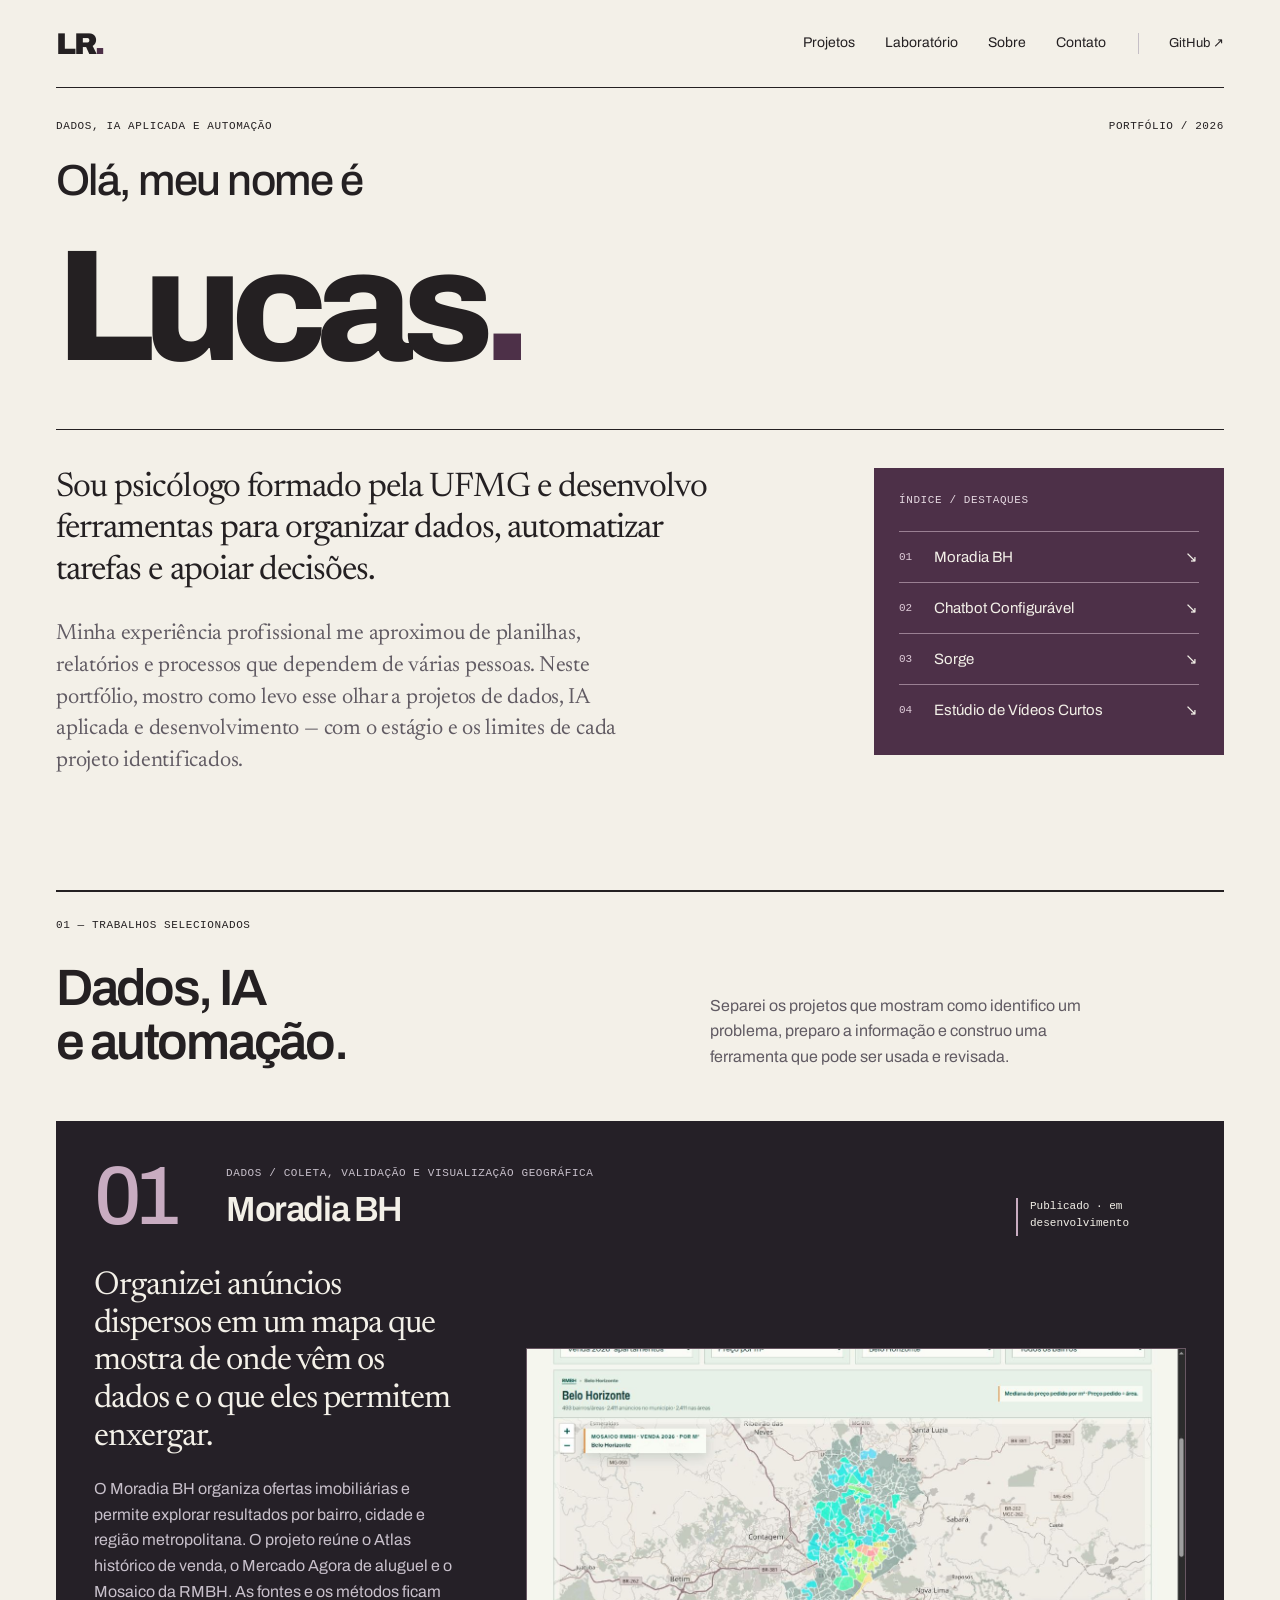
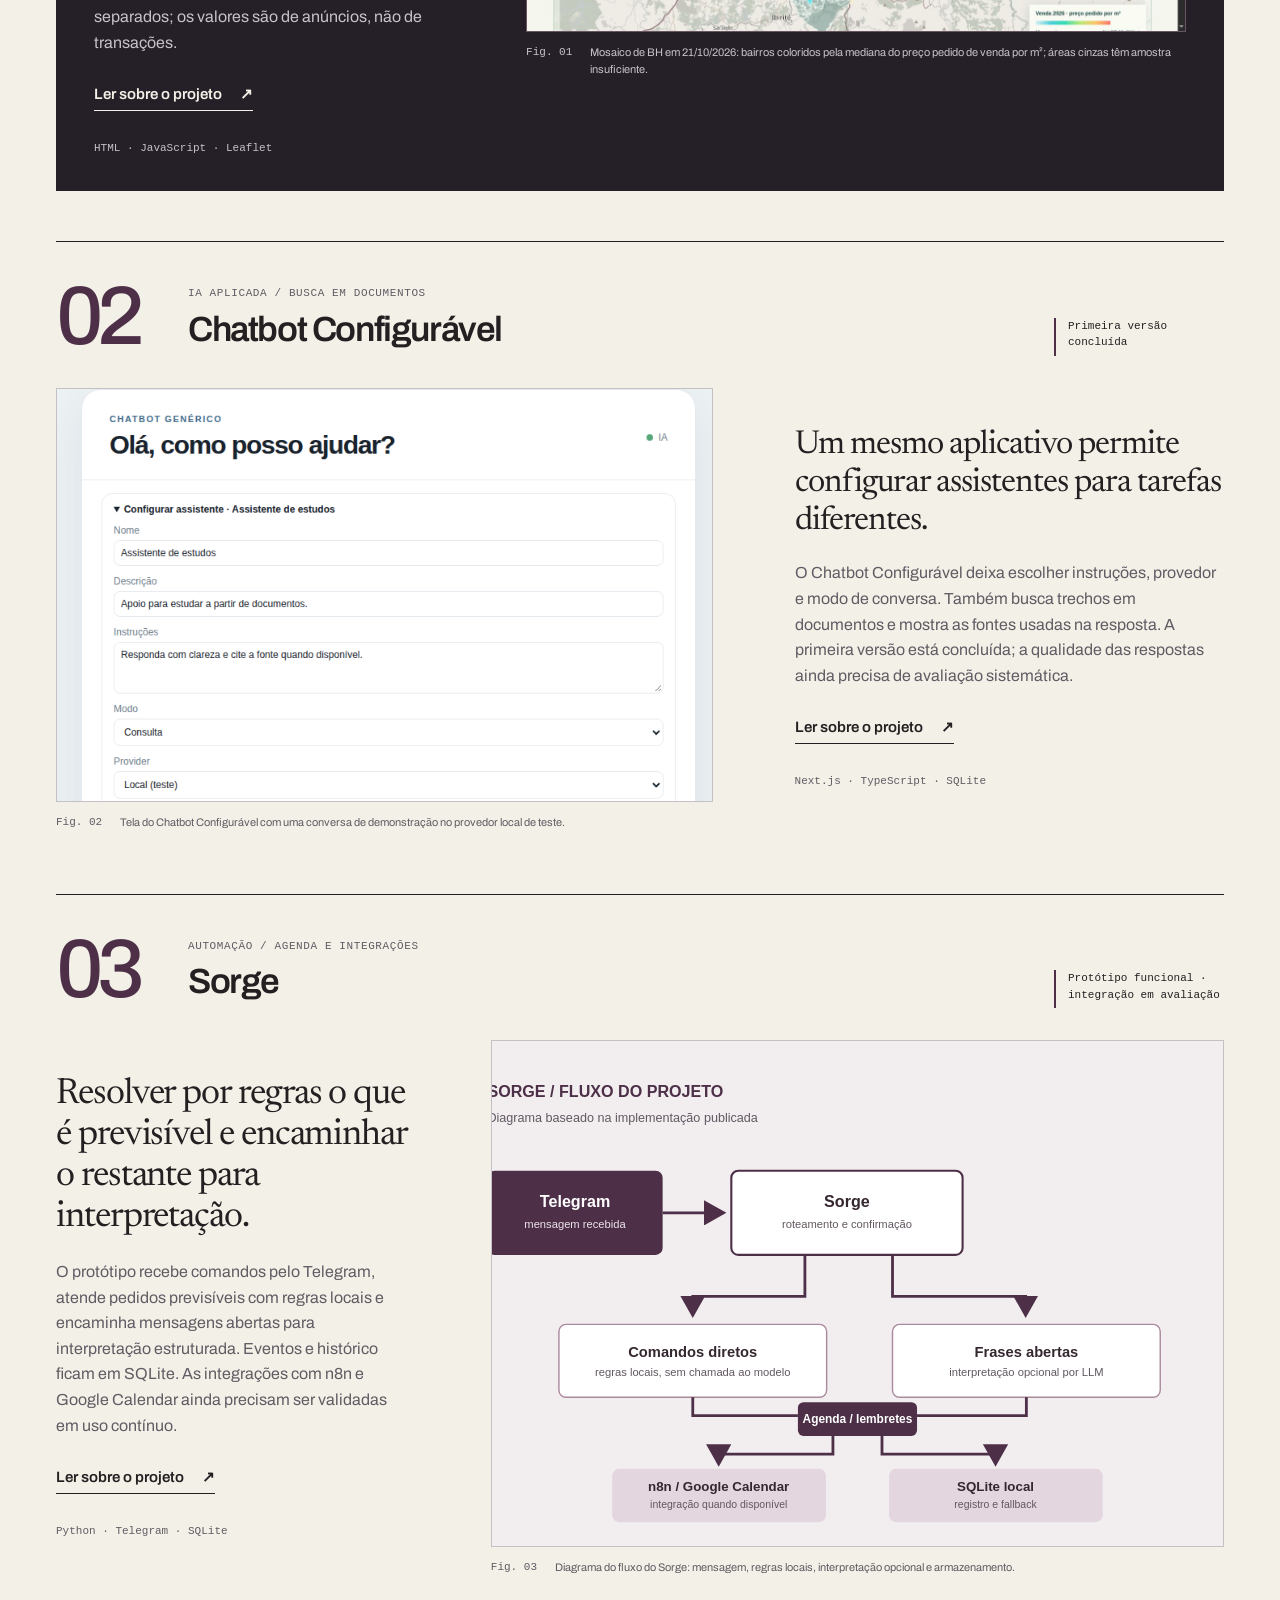
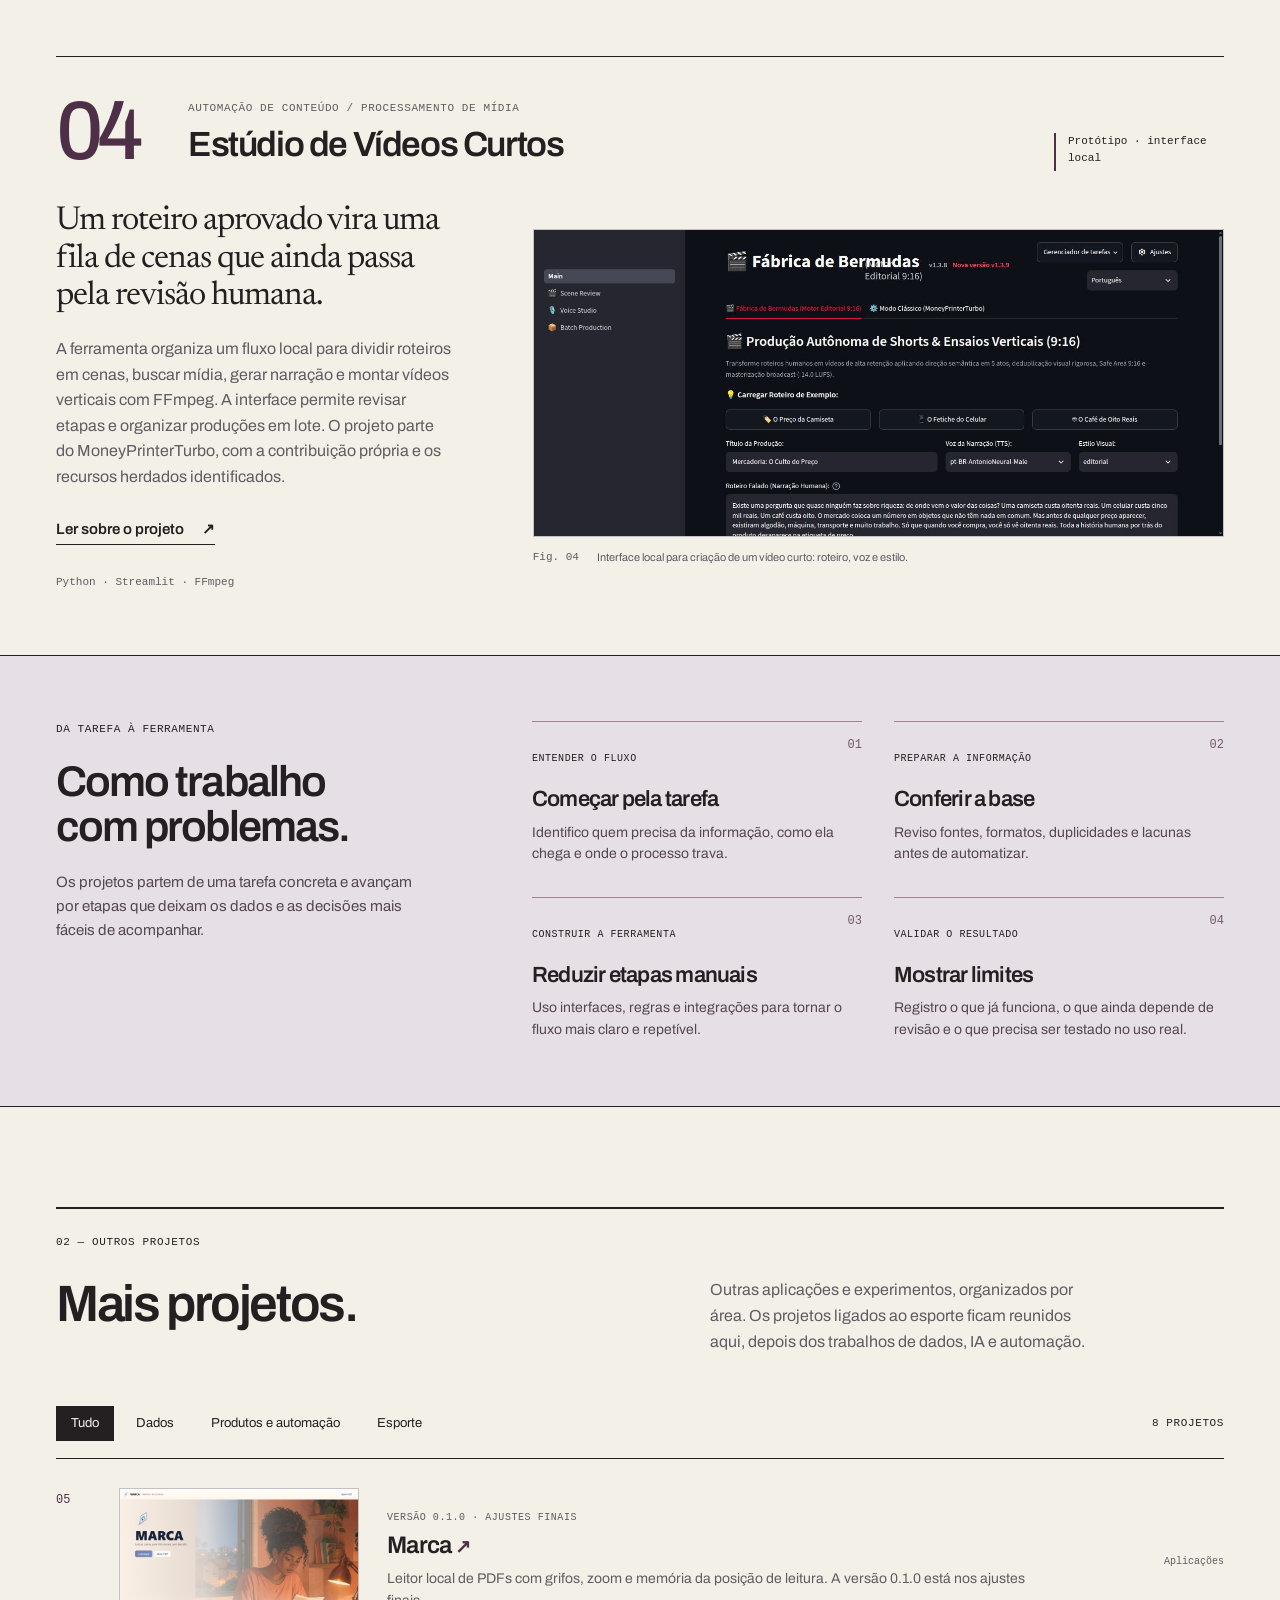
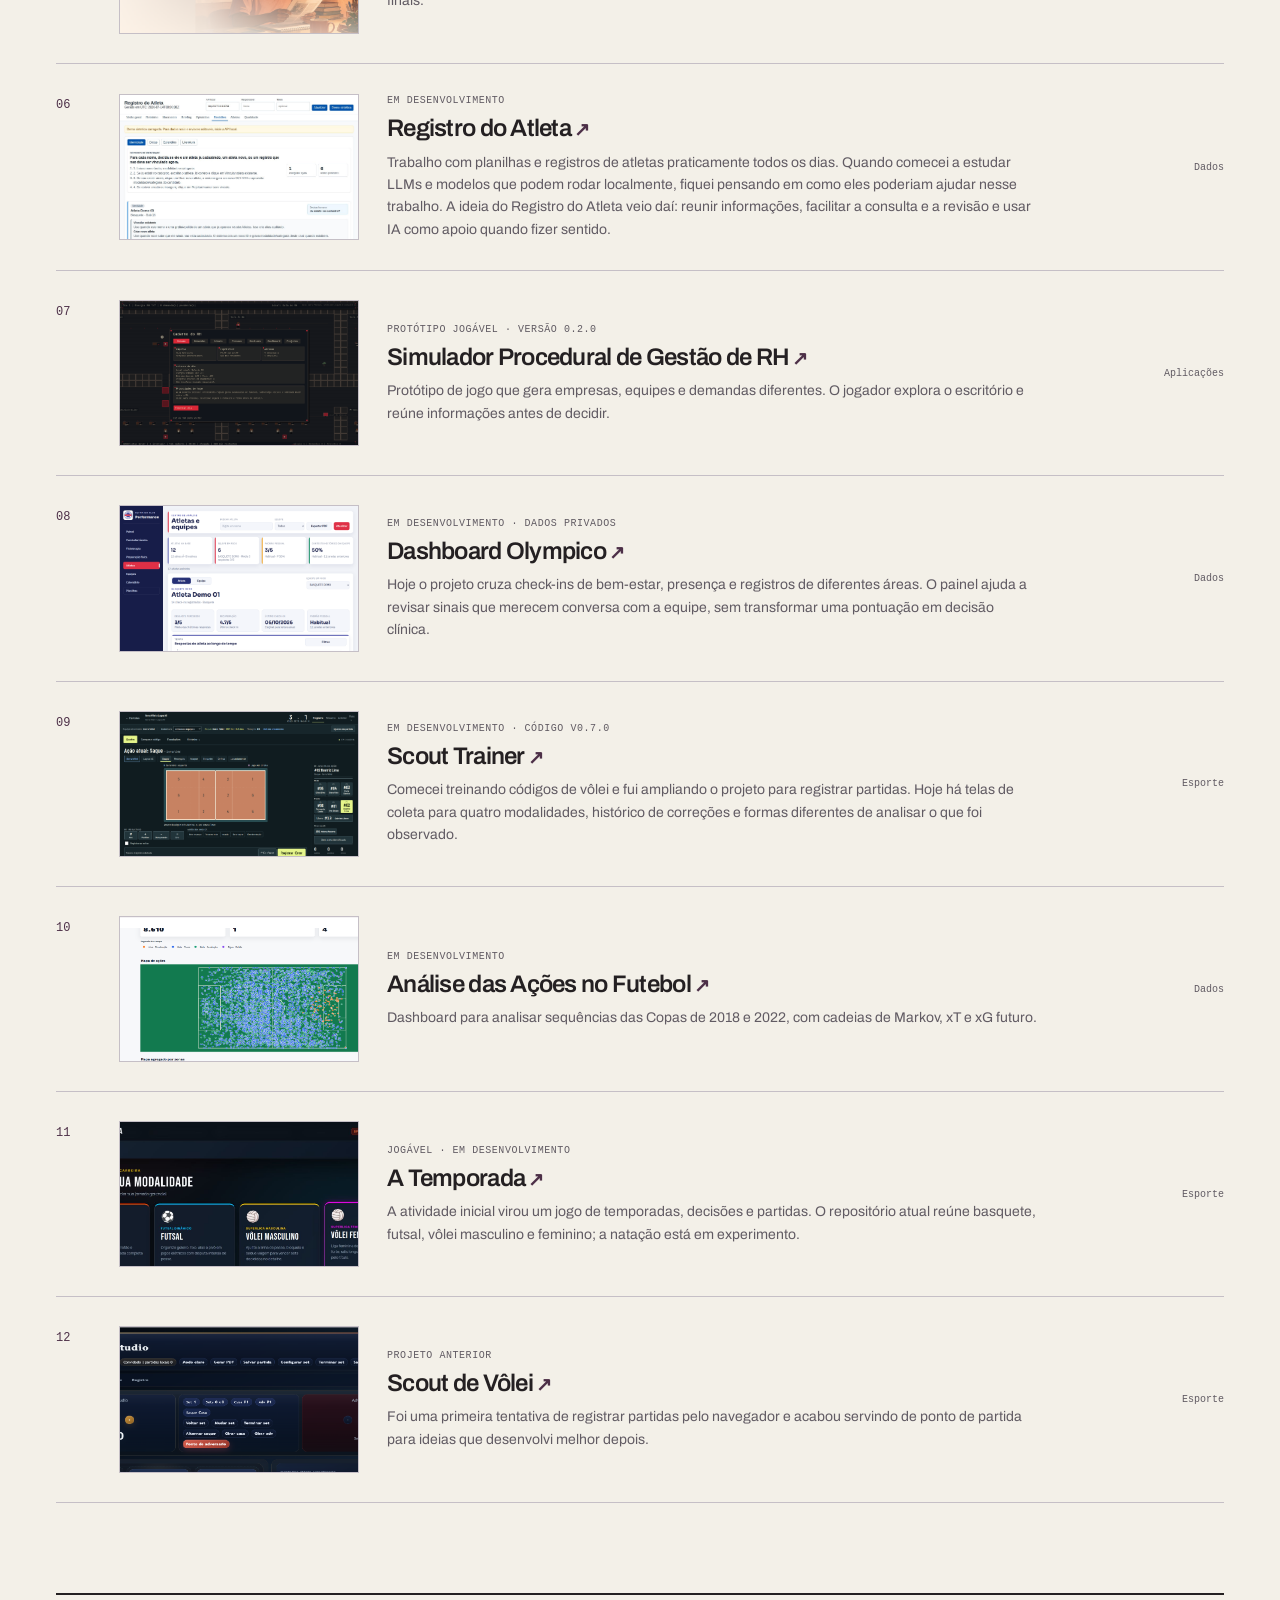
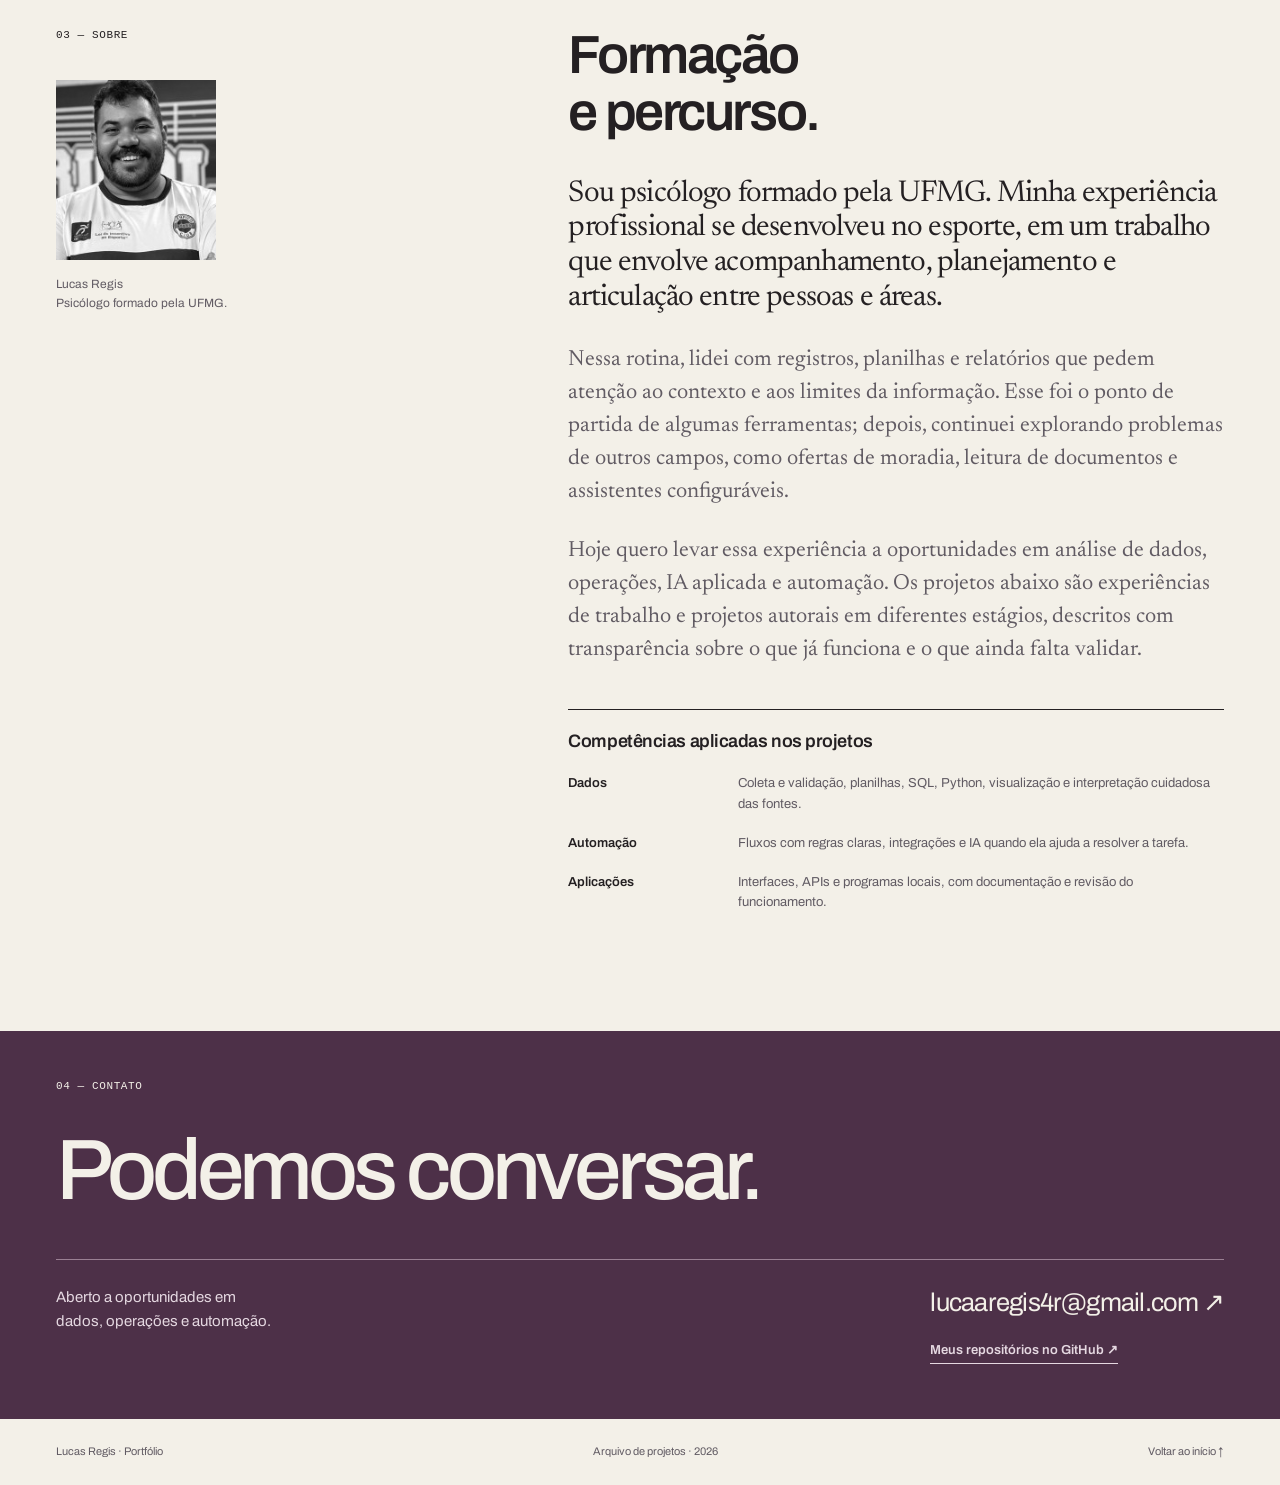
<file: index.html>
<!doctype html>
<html lang="pt-BR"><head>
<meta charset="utf-8"><meta name="viewport" content="width=device-width, initial-scale=1">
<meta name="theme-color" content="#4d3048"><meta name="description" content="Projetos de análise de dados, IA aplicada, automação e desenvolvimento de ferramentas por Lucas Regis.">
<meta property="og:type" content="website"><meta property="og:title" content="Lucas Regis — Dados, IA e automação"><meta property="og:description" content="Projetos de análise de dados, IA aplicada, automação e desenvolvimento de ferramentas por Lucas Regis.">
<meta property="og:url" content="https://lucaaregis4r-ops.github.io/Lucasportifolio/"><meta property="og:image" content="https://lucaaregis4r-ops.github.io/Lucasportifolio/assets/imagens/foto-lucas.jpg">
<link rel="canonical" href="https://lucaaregis4r-ops.github.io/Lucasportifolio/"><title>Lucas Regis — Dados, IA e automação</title>
<link rel="icon" href="assets/favicon.svg" type="image/svg+xml">
<link rel="preconnect" href="https://fonts.googleapis.com"><link rel="preconnect" href="https://fonts.gstatic.com" crossorigin>
<link href="https://fonts.googleapis.com/css2?family=Archivo:wght@400;500;600;700;800;900&family=Newsreader:ital,wght@0,400;0,500;1,400;1,500&display=swap" rel="stylesheet">
<link rel="stylesheet" href="style.css"><script src="script.js" defer></script>
</head><body><a class="skip-link" href="#conteudo">Pular para o conteúdo</a><header class="site-header wrap"><a class="wordmark" href="#inicio" aria-label="Lucas Regis, início">LR<span aria-hidden="true">.</span></a>
    <nav aria-label="Navegação principal"><a href="#projetos">Projetos</a><a href="#laboratorio">Laboratório</a><a href="#sobre">Sobre</a><a href="#contato">Contato</a></nav>
    <a class="header-github" href="https://github.com/lucaaregis4r-ops">GitHub <span aria-hidden="true">↗</span></a></header>
<main id="conteudo">
<section class="opening wrap" id="inicio" aria-labelledby="nome"><div class="opening-meta meta"><span>Dados, IA aplicada e automação</span><span>Portfólio / 2026</span></div><h1 id="nome"><span class="greeting">Olá, meu nome é</span> Lucas<span>.</span></h1>
<div class="opening-bottom"><div class="opening-statement"><p class="lead">Sou psicólogo formado pela UFMG e desenvolvo ferramentas para organizar dados, automatizar tarefas e apoiar decisões.</p><p class="opening-context">Minha experiência profissional me aproximou de planilhas, relatórios e processos que dependem de várias pessoas. Neste portfólio, mostro como levo esse olhar a projetos de dados, IA aplicada e desenvolvimento — com o estágio e os limites de cada projeto identificados.</p></div>
<nav class="opening-index" aria-label="Projetos selecionados"><p class="meta">Índice / Destaques</p><a href="#mapa-de-valores-imobiliarios-em-belo-horizonte"><span>01</span> Moradia BH <span aria-hidden="true">↘</span></a><a href="#modelo-de-chatbot-configuravel"><span>02</span> Chatbot Configurável <span aria-hidden="true">↘</span></a><a href="#sorge"><span>03</span> Sorge <span aria-hidden="true">↘</span></a><a href="#estudio-de-videos-curtos"><span>04</span> Estúdio de Vídeos Curtos <span aria-hidden="true">↘</span></a></nav></div></section>
<section class="selected wrap" id="projetos" aria-labelledby="selected-title"><div class="section-heading"><p class="meta">01 — Trabalhos selecionados</p><h2 id="selected-title">Dados, IA<br> e automação.</h2><p>Separei os projetos que mostram como identifico um problema, preparo a informação e construo uma ferramenta que pode ser usada e revisada.</p></div>
<article class="feature feature--01" id="mapa-de-valores-imobiliarios-em-belo-horizonte">
    <div class="feature-heading"><span class="project-number">01</span><div><p class="meta">Dados / coleta, validação e visualização geográfica</p><h3><a href="projetos/mapa-de-valores-imobiliarios-em-belo-horizonte.html">Moradia BH</a></h3></div><span class="status">Publicado · em desenvolvimento</span></div>
    <div class="feature-body"><div class="feature-copy"><h4>Organizei anúncios dispersos em um mapa que mostra de onde vêm os dados e o que eles permitem enxergar.</h4><p>O Moradia BH organiza ofertas imobiliárias e permite explorar resultados por bairro, cidade e região metropolitana. O projeto reúne o Atlas histórico de venda, o Mercado Agora de aluguel e o Mosaico da RMBH. As fontes e os métodos ficam separados; os valores são de anúncios, não de transações.</p><a class="text-link" href="projetos/mapa-de-valores-imobiliarios-em-belo-horizonte.html">Ler sobre o projeto <span aria-hidden="true">↗</span></a><p class="tool-note">HTML · JavaScript · Leaflet</p></div>
    <figure><a class="image-link" href="projetos/mapa-de-valores-imobiliarios-em-belo-horizonte.html" aria-label="Ver o projeto Moradia BH"><img class="" src="assets/imagens/moradia-bh-mosaico-2026.png" alt="Mosaico de BH em 21/10/2026: bairros coloridos pela mediana do preço pedido de venda por m²; áreas cinzas têm amostra insuficiente." width="1351" height="579" loading="lazy" decoding="async"><span class="image-hint" aria-hidden="true">Abrir projeto ↗</span></a><figcaption><span>Fig. 01</span>Mosaico de BH em 21/10/2026: bairros coloridos pela mediana do preço pedido de venda por m²; áreas cinzas têm amostra insuficiente.</figcaption></figure></div></article><article class="feature feature--02" id="modelo-de-chatbot-configuravel">
    <div class="feature-heading"><span class="project-number">02</span><div><p class="meta">IA aplicada / busca em documentos</p><h3><a href="projetos/modelo-de-chatbot-configuravel.html">Chatbot Configurável</a></h3></div><span class="status">Primeira versão concluída</span></div>
    <div class="feature-body"><div class="feature-copy"><h4>Um mesmo aplicativo permite configurar assistentes para tarefas diferentes.</h4><p>O Chatbot Configurável deixa escolher instruções, provedor e modo de conversa. Também busca trechos em documentos e mostra as fontes usadas na resposta. A primeira versão está concluída; a qualidade das respostas ainda precisa de avaliação sistemática.</p><a class="text-link" href="projetos/modelo-de-chatbot-configuravel.html">Ler sobre o projeto <span aria-hidden="true">↗</span></a><p class="tool-note">Next.js · TypeScript · SQLite</p></div>
    <figure><a class="image-link" href="projetos/modelo-de-chatbot-configuravel.html" aria-label="Ver o projeto Chatbot Configurável"><img class="" src="assets/imagens/chatbot-capa.png" alt="Tela do Chatbot Configurável com uma conversa de demonstração no provedor local de teste." width="810" height="510" loading="lazy" decoding="async"><span class="image-hint" aria-hidden="true">Abrir projeto ↗</span></a><figcaption><span>Fig. 02</span>Tela do Chatbot Configurável com uma conversa de demonstração no provedor local de teste.</figcaption></figure></div></article><article class="feature feature--03" id="sorge">
    <div class="feature-heading"><span class="project-number">03</span><div><p class="meta">Automação / agenda e integrações</p><h3><a href="projetos/sorge.html">Sorge</a></h3></div><span class="status">Protótipo funcional · integração em avaliação</span></div>
    <div class="feature-body"><div class="feature-copy"><h4>Resolver por regras o que é previsível e encaminhar o restante para interpretação.</h4><p>O protótipo recebe comandos pelo Telegram, atende pedidos previsíveis com regras locais e encaminha mensagens abertas para interpretação estruturada. Eventos e histórico ficam em SQLite. As integrações com n8n e Google Calendar ainda precisam ser validadas em uso contínuo.</p><a class="text-link" href="projetos/sorge.html">Ler sobre o projeto <span aria-hidden="true">↗</span></a><p class="tool-note">Python · Telegram · SQLite</p></div>
    <figure><a class="image-link" href="projetos/sorge.html" aria-label="Ver o projeto Sorge"><img class="" src="assets/imagens/sorge-fluxo.svg" alt="Diagrama do fluxo do Sorge: mensagem, regras locais, interpretação opcional e armazenamento." width="1200" height="720" loading="lazy" decoding="async"><span class="image-hint" aria-hidden="true">Abrir projeto ↗</span></a><figcaption><span>Fig. 03</span>Diagrama do fluxo do Sorge: mensagem, regras locais, interpretação opcional e armazenamento.</figcaption></figure></div></article><article class="feature feature--04" id="estudio-de-videos-curtos">
    <div class="feature-heading"><span class="project-number">04</span><div><p class="meta">Automação de conteúdo / processamento de mídia</p><h3><a href="projetos/estudio-de-videos-curtos.html">Estúdio de Vídeos Curtos</a></h3></div><span class="status">Protótipo · interface local</span></div>
    <div class="feature-body"><div class="feature-copy"><h4>Um roteiro aprovado vira uma fila de cenas que ainda passa pela revisão humana.</h4><p>A ferramenta organiza um fluxo local para dividir roteiros em cenas, buscar mídia, gerar narração e montar vídeos verticais com FFmpeg. A interface permite revisar etapas e organizar produções em lote. O projeto parte do MoneyPrinterTurbo, com a contribuição própria e os recursos herdados identificados.</p><a class="text-link" href="projetos/estudio-de-videos-curtos.html">Ler sobre o projeto <span aria-hidden="true">↗</span></a><p class="tool-note">Python · Streamlit · FFmpeg</p></div>
    <figure><a class="image-link" href="projetos/estudio-de-videos-curtos.html" aria-label="Ver o projeto Estúdio de Vídeos Curtos"><img class="" src="assets/imagens/estudio-videos-curtos-criacao.png" alt="Interface local para criação de um vídeo curto: roteiro, voz e estilo." width="1366" height="607" loading="lazy" decoding="async"><span class="image-hint" aria-hidden="true">Abrir projeto ↗</span></a><figcaption><span>Fig. 04</span>Interface local para criação de um vídeo curto: roteiro, voz e estilo.</figcaption></figure></div></article></section>
<section class="evolution" aria-labelledby="evolution-title"><div class="wrap evolution-inner"><div class="evolution-intro"><p class="meta">Da tarefa à ferramenta</p><h2 id="evolution-title">Como trabalho<br> com problemas.</h2><p>Os projetos partem de uma tarefa concreta e avançam por etapas que deixam os dados e as decisões mais fáceis de acompanhar.</p></div><ol class="timeline"><li><span class="meta">Entender o fluxo</span><h3>Começar pela tarefa</h3><p>Identifico quem precisa da informação, como ela chega e onde o processo trava.</p></li><li><span class="meta">Preparar a informação</span><h3>Conferir a base</h3><p>Reviso fontes, formatos, duplicidades e lacunas antes de automatizar.</p></li><li><span class="meta">Construir a ferramenta</span><h3>Reduzir etapas manuais</h3><p>Uso interfaces, regras e integrações para tornar o fluxo mais claro e repetível.</p></li><li><span class="meta">Validar o resultado</span><h3>Mostrar limites</h3><p>Registro o que já funciona, o que ainda depende de revisão e o que precisa ser testado no uso real.</p></li></ol></div></section>
<section class="laboratory wrap" id="laboratorio" aria-labelledby="lab-title"><div class="section-heading"><p class="meta">02 — Outros projetos</p><h2 id="lab-title">Mais projetos.</h2><p>Outras aplicações e experimentos, organizados por área. Os projetos ligados ao esporte ficam reunidos aqui, depois dos trabalhos de dados, IA e automação.</p></div>
<div class="lab-toolbar" hidden><div class="lab-filters" role="group" aria-label="Filtrar projetos"><button type="button" data-filter="todos" aria-pressed="true">Tudo</button><button type="button" data-filter="dados" aria-pressed="false">Dados</button><button type="button" data-filter="trabalho" aria-pressed="false">Produtos e automação</button><button type="button" data-filter="esporte" aria-pressed="false">Esporte</button></div><span class="meta" id="lab-count" aria-live="polite">8 projetos</span></div>
<div class="lab-list"><article class="lab-row" data-category="trabalho"><span class="lab-number">05</span><a class="lab-image" href="projetos/marca.html" tabindex="-1" aria-hidden="true"><img class="" src="assets/imagens/marca-home.png" alt="" width="1440" height="1000" loading="lazy" decoding="async"></a><div class="lab-copy"><p class="meta">Versão 0.1.0 · ajustes finais</p><h3><a href="projetos/marca.html">Marca<span aria-hidden="true"> ↗</span></a></h3><p>Leitor local de PDFs com grifos, zoom e memória da posição de leitura. A versão 0.1.0 está nos ajustes finais.</p></div><span class="lab-category">Aplicações</span></article><article class="lab-row" data-category="dados"><span class="lab-number">06</span><a class="lab-image" href="projetos/registro-do-atleta.html" tabindex="-1" aria-hidden="true"><img class="" src="assets/imagens/registro-atleta-revisoes-atual.png" alt="" width="1265" height="1121" loading="lazy" decoding="async"></a><div class="lab-copy"><p class="meta">Em desenvolvimento</p><h3><a href="projetos/registro-do-atleta.html">Registro do Atleta<span aria-hidden="true"> ↗</span></a></h3><p>Trabalho com planilhas e registros de atletas praticamente todos os dias. Quando comecei a estudar LLMs e modelos que podem rodar localmente, fiquei pensando em como eles poderiam ajudar nesse trabalho. A ideia do Registro do Atleta veio daí: reunir informações, facilitar a consulta e a revisão e usar IA como apoio quando fizer sentido.</p></div><span class="lab-category">Dados</span></article><article class="lab-row" data-category="trabalho"><span class="lab-number">07</span><a class="lab-image" href="projetos/simulador-procedural-de-gestao-de-rh.html" tabindex="-1" aria-hidden="true"><img class="" src="assets/imagens/gprh-real-caderno.png" alt="" width="1440" height="900" loading="lazy" decoding="async"></a><div class="lab-copy"><p class="meta">Protótipo jogável · versão 0.2.0</p><h3><a href="projetos/simulador-procedural-de-gestao-de-rh.html">Simulador Procedural de Gestão de RH<span aria-hidden="true"> ↗</span></a></h3><p>Protótipo de jogo que gera empresas, equipes e demandas diferentes. O jogador explora o escritório e reúne informações antes de decidir.</p></div><span class="lab-category">Aplicações</span></article><article class="lab-row" data-category="dados"><span class="lab-number">08</span><a class="lab-image" href="projetos/dashboard-de-controle-de-carga.html" tabindex="-1" aria-hidden="true"><img class="" src="assets/imagens/dashboard-olympico-capa.png" alt="" width="1440" height="900" loading="lazy" decoding="async"></a><div class="lab-copy"><p class="meta">Em desenvolvimento · dados privados</p><h3><a href="projetos/dashboard-de-controle-de-carga.html">Dashboard Olympico<span aria-hidden="true"> ↗</span></a></h3><p>Hoje o projeto cruza check-ins de bem-estar, presença e registros de diferentes áreas. O painel ajuda a revisar sinais que merecem conversa com a equipe, sem transformar uma pontuação em decisão clínica.</p></div><span class="lab-category">Dados</span></article><article class="lab-row" data-category="esporte"><span class="lab-number">09</span><a class="lab-image" href="projetos/scout-trainer.html" tabindex="-1" aria-hidden="true"><img class="" src="assets/imagens/scout-trainer-volei-2026.png" alt="" width="1366" height="1180" loading="lazy" decoding="async"></a><div class="lab-copy"><p class="meta">Em desenvolvimento · código v0.7.0</p><h3><a href="projetos/scout-trainer.html">Scout Trainer<span aria-hidden="true"> ↗</span></a></h3><p>Comecei treinando códigos de vôlei e fui ampliando o projeto para registrar partidas. Hoje há telas de coleta para quatro modalidades, histórico de correções e formas diferentes de analisar o que foi observado.</p></div><span class="lab-category">Esporte</span></article><article class="lab-row" data-category="dados"><span class="lab-number">10</span><a class="lab-image" href="projetos/analise-das-acoes-no-futebol.html" tabindex="-1" aria-hidden="true"><img class="" src="assets/imagens/analise-das-acoes-no-futebol-1.png" alt="" width="1316" height="491" loading="lazy" decoding="async"></a><div class="lab-copy"><p class="meta">Em desenvolvimento</p><h3><a href="projetos/analise-das-acoes-no-futebol.html">Análise das Ações no Futebol<span aria-hidden="true"> ↗</span></a></h3><p>Dashboard para analisar sequências das Copas de 2018 e 2022, com cadeias de Markov, xT e xG futuro.</p></div><span class="lab-category">Dados</span></article><article class="lab-row" data-category="esporte"><span class="lab-number">11</span><a class="lab-image" href="projetos/a-temporada.html" tabindex="-1" aria-hidden="true"><img class="" src="assets/imagens/a-temporada-2026-modalidades.png" alt="" width="1351" height="545" loading="lazy" decoding="async"></a><div class="lab-copy"><p class="meta">Jogável · em desenvolvimento</p><h3><a href="projetos/a-temporada.html">A Temporada<span aria-hidden="true"> ↗</span></a></h3><p>A atividade inicial virou um jogo de temporadas, decisões e partidas. O repositório atual reúne basquete, futsal, vôlei masculino e feminino; a natação está em experimento.</p></div><span class="lab-category">Esporte</span></article><article class="lab-row" data-category="esporte"><span class="lab-number">12</span><a class="lab-image" href="projetos/scout-de-volei.html" tabindex="-1" aria-hidden="true"><img class="" src="assets/imagens/scout-de-volei-1.png" alt="" width="1313" height="482" loading="lazy" decoding="async"></a><div class="lab-copy"><p class="meta">Projeto anterior</p><h3><a href="projetos/scout-de-volei.html">Scout de Vôlei<span aria-hidden="true"> ↗</span></a></h3><p>Foi uma primeira tentativa de registrar partidas pelo navegador e acabou servindo de ponto de partida para ideias que desenvolvi melhor depois.</p></div><span class="lab-category">Esporte</span></article></div></section>
<section class="about wrap" id="sobre" aria-labelledby="about-title"><div class="about-aside"><p class="meta">03 — Sobre</p><img class="portrait" src="assets/imagens/foto-lucas.jpg" alt="Lucas Regis" width="200" height="200" loading="lazy" decoding="async"><p class="portrait-caption">Lucas Regis<br> Psicólogo formado pela UFMG.</p></div><div class="about-body"><h2 id="about-title">Formação<br> e percurso.</h2><p class="lead">Sou psicólogo formado pela UFMG. Minha experiência profissional se desenvolveu no esporte, em um trabalho que envolve acompanhamento, planejamento e articulação entre pessoas e áreas.</p><p>Nessa rotina, lidei com registros, planilhas e relatórios que pedem atenção ao contexto e aos limites da informação. Esse foi o ponto de partida de algumas ferramentas; depois, continuei explorando problemas de outros campos, como ofertas de moradia, leitura de documentos e assistentes configuráveis.</p><p>Hoje quero levar essa experiência a oportunidades em análise de dados, operações, IA aplicada e automação. Os projetos abaixo são experiências de trabalho e projetos autorais em diferentes estágios, descritos com transparência sobre o que já funciona e o que ainda falta validar.</p><div class="practice"><h3>Competências aplicadas nos projetos</h3><dl><div><dt>Dados</dt><dd>Coleta e validação, planilhas, SQL, Python, visualização e interpretação cuidadosa das fontes.</dd></div><div><dt>Automação</dt><dd>Fluxos com regras claras, integrações e IA quando ela ajuda a resolver a tarefa.</dd></div><div><dt>Aplicações</dt><dd>Interfaces, APIs e programas locais, com documentação e revisão do funcionamento.</dd></div></dl></div></div></section>
<section class="contact" id="contato" aria-labelledby="contact-title"><div class="wrap contact-inner"><p class="meta">04 — Contato</p><h2 id="contact-title">Podemos conversar.</h2><div class="contact-bottom"><p>Aberto a oportunidades em<br> dados, operações e automação.</p><div><a class="contact-email" href="mailto:lucaaregis4r@gmail.com">lucaaregis4r@gmail.com <span aria-hidden="true">↗</span></a><a class="text-link" href="https://github.com/lucaaregis4r-ops">Meus repositórios no GitHub ↗</a></div></div></div></section>
</main><footer class="site-footer wrap"><span>Lucas Regis · Portfólio</span><span>Arquivo de projetos · 2026</span><a href="#inicio">Voltar ao início ↑</a></footer></body></html>
</file>
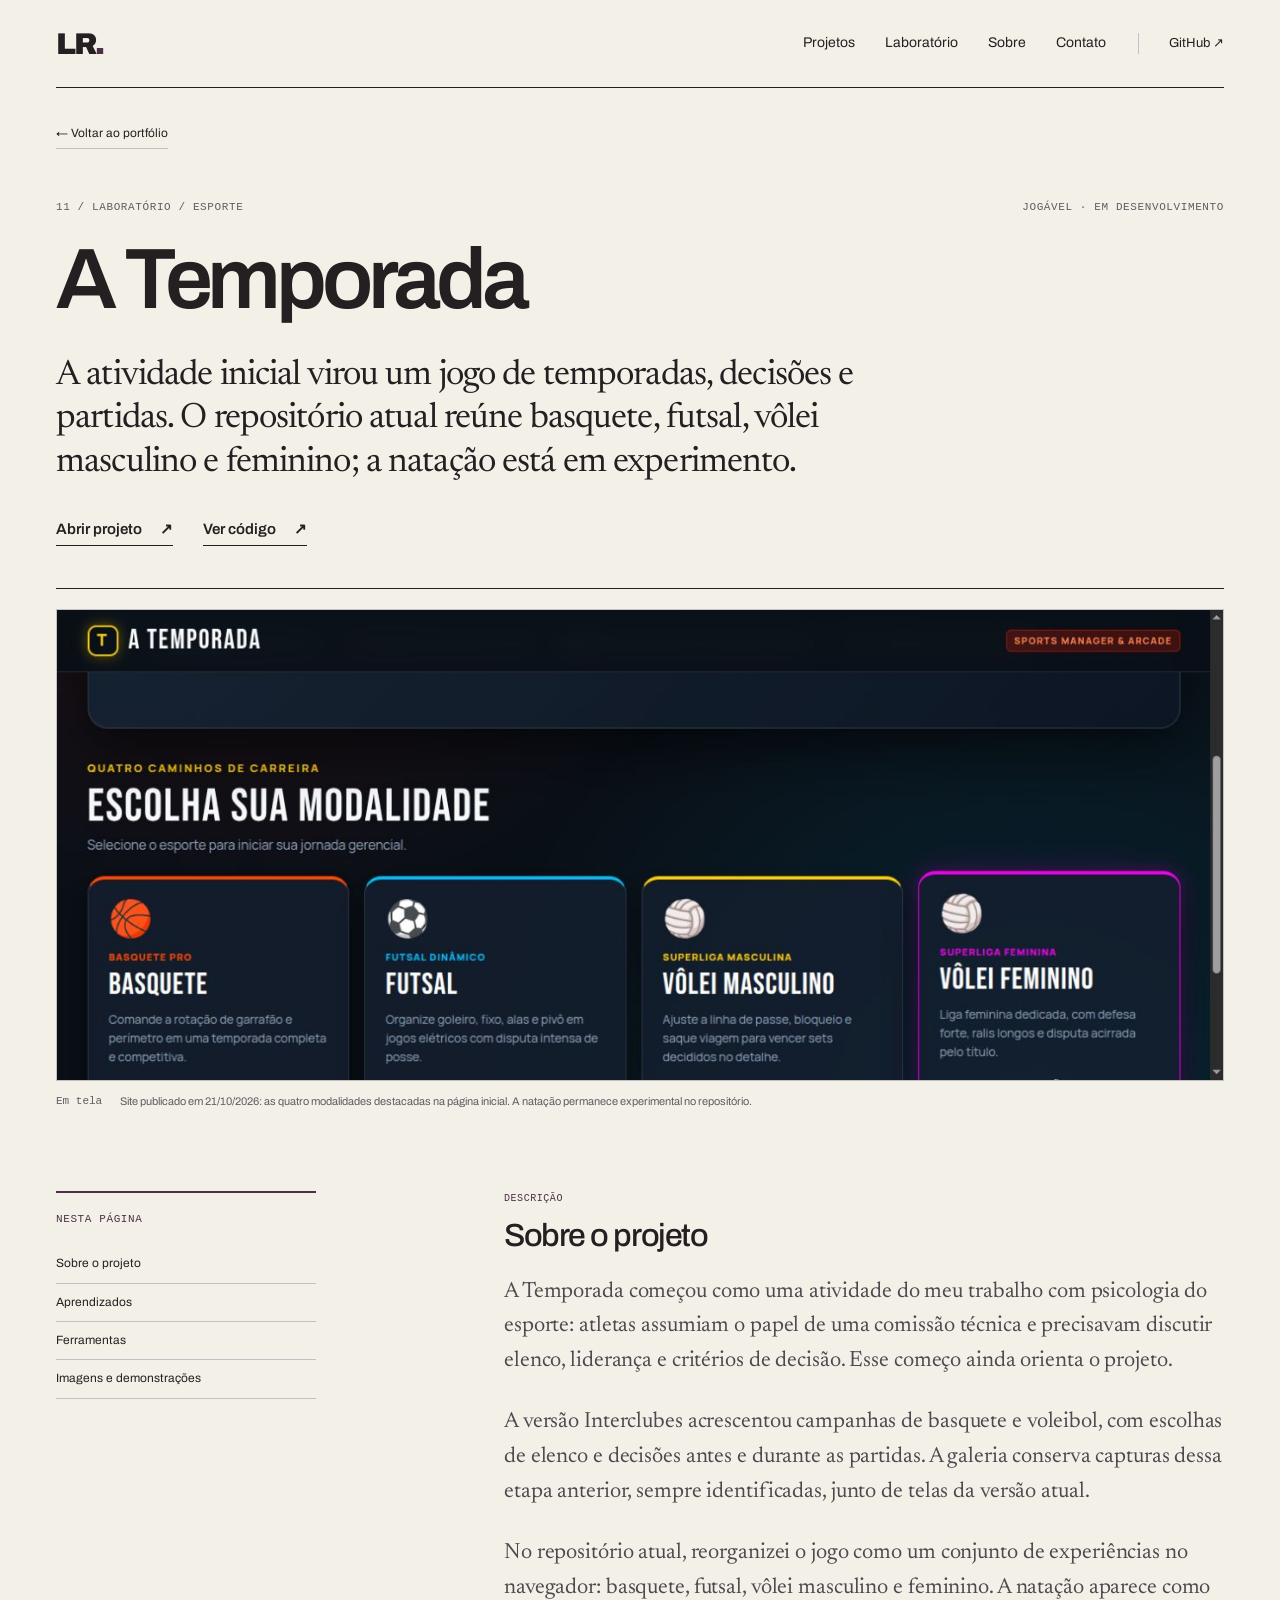
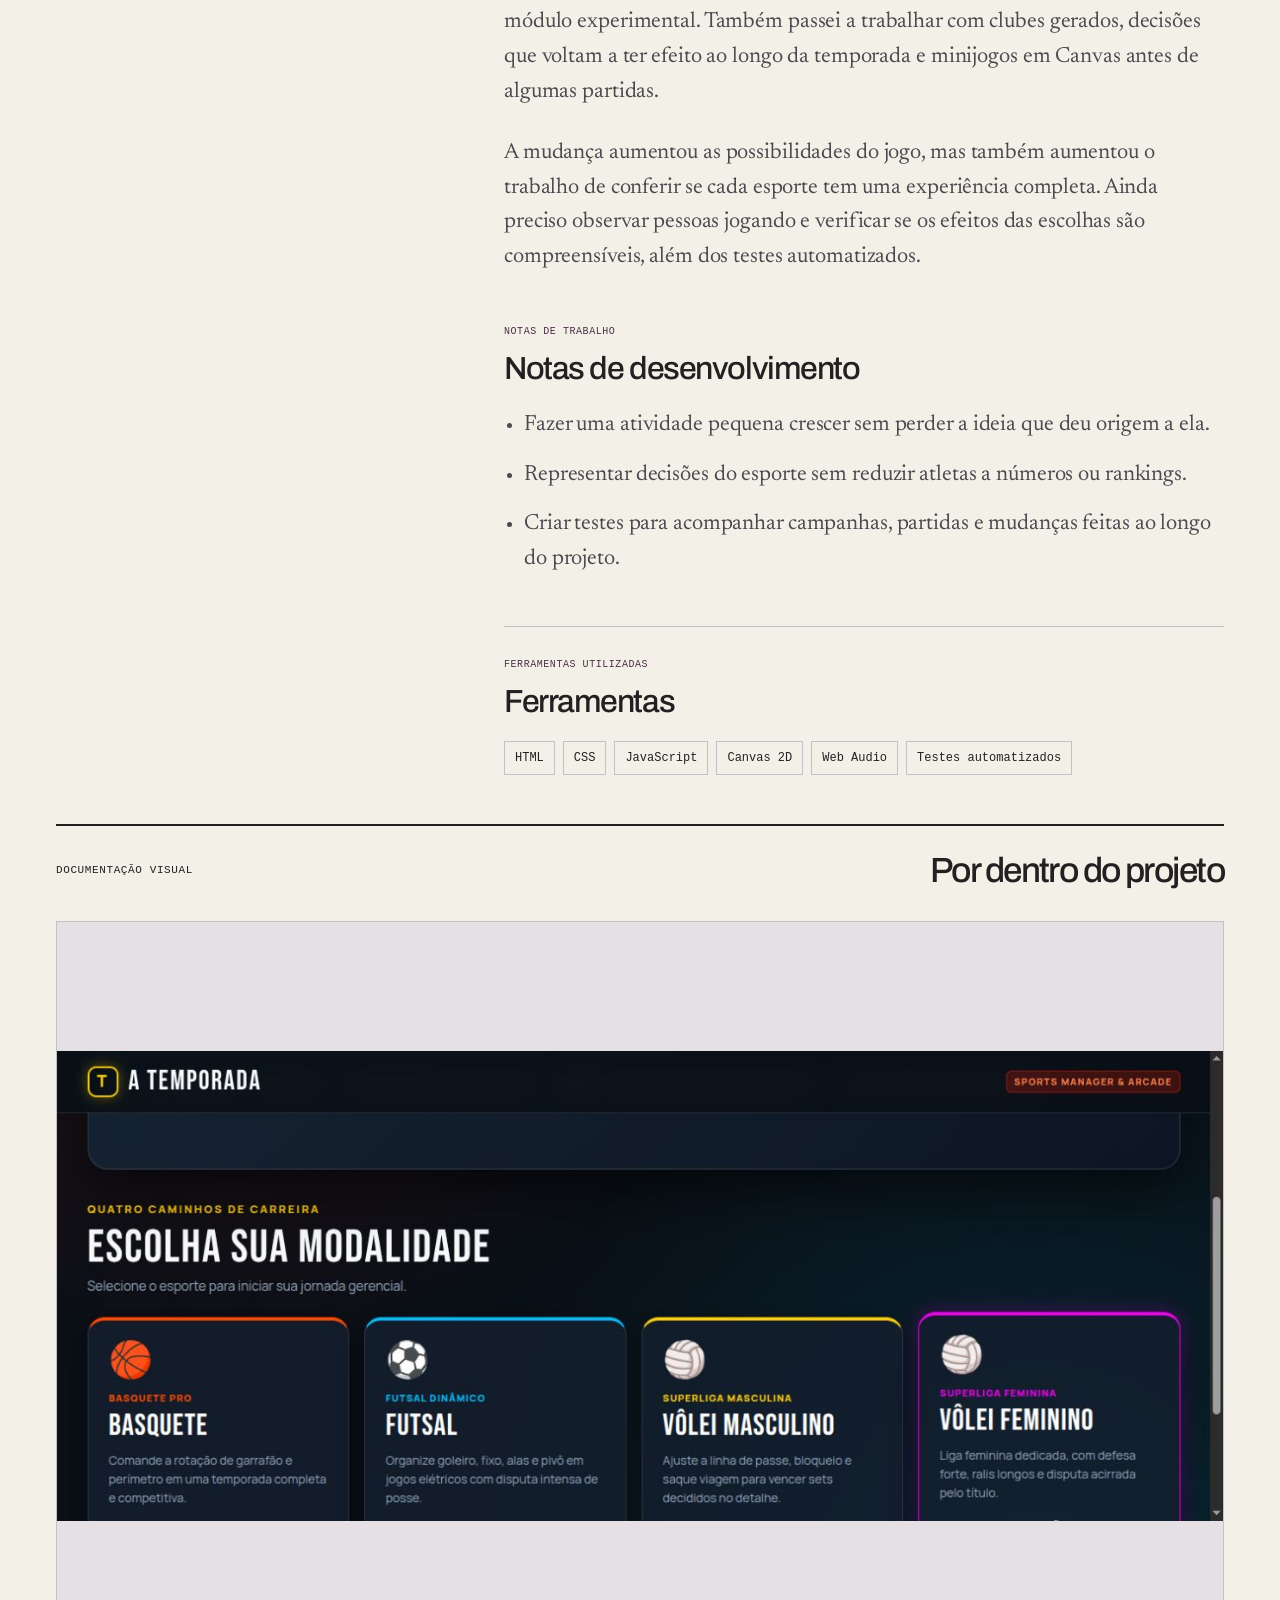
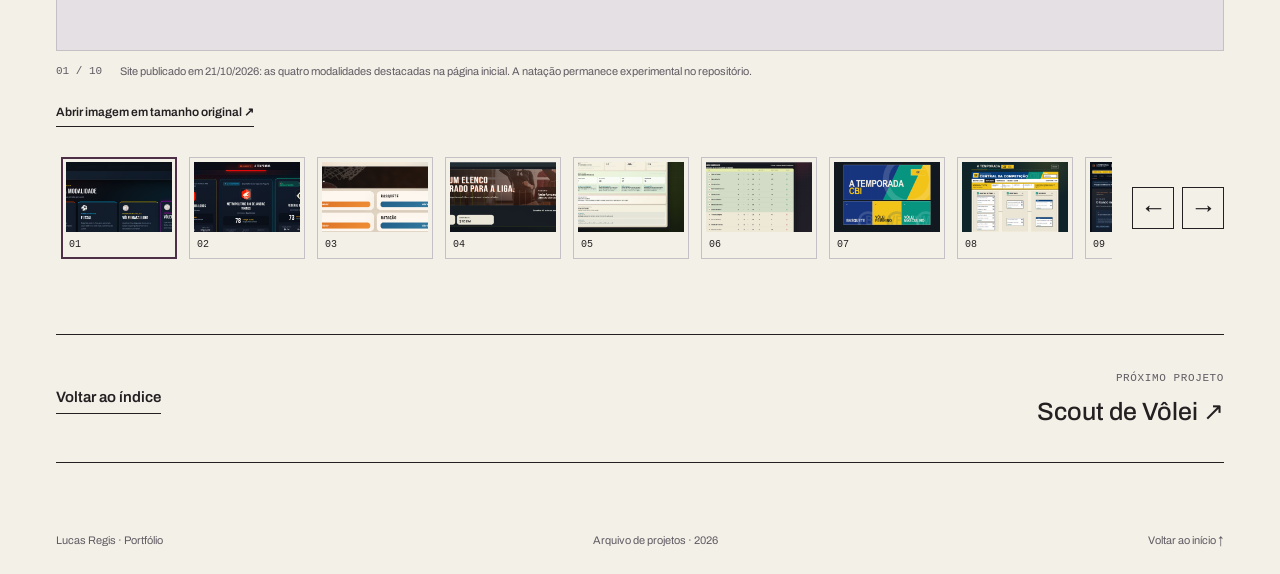
<file: projetos/a-temporada.html>
<!doctype html>
<html lang="pt-BR"><head>
<meta charset="utf-8"><meta name="viewport" content="width=device-width, initial-scale=1">
<meta name="theme-color" content="#4d3048"><meta name="description" content="A atividade inicial virou um jogo de temporadas, decisões e partidas. O repositório atual reúne basquete, futsal, vôlei masculino e feminino; a natação está em experimento.">
<meta property="og:type" content="website"><meta property="og:title" content="A Temporada — Lucas Regis"><meta property="og:description" content="A atividade inicial virou um jogo de temporadas, decisões e partidas. O repositório atual reúne basquete, futsal, vôlei masculino e feminino; a natação está em experimento.">
<meta property="og:url" content="https://lucaaregis4r-ops.github.io/Lucasportifolio/projetos/a-temporada.html"><meta property="og:image" content="https://lucaaregis4r-ops.github.io/Lucasportifolio/assets/imagens/foto-lucas.jpg">
<link rel="canonical" href="https://lucaaregis4r-ops.github.io/Lucasportifolio/projetos/a-temporada.html"><title>A Temporada — Lucas Regis</title>
<link rel="icon" href="../assets/favicon.svg" type="image/svg+xml">
<link rel="preconnect" href="https://fonts.googleapis.com"><link rel="preconnect" href="https://fonts.gstatic.com" crossorigin>
<link href="https://fonts.googleapis.com/css2?family=Archivo:wght@400;500;600;700;800;900&family=Newsreader:ital,wght@0,400;0,500;1,400;1,500&display=swap" rel="stylesheet">
<link rel="stylesheet" href="../style.css"><script src="../script.js" defer></script>
</head><body><a class="skip-link" href="#conteudo">Pular para o conteúdo</a><header class="site-header wrap"><a class="wordmark" href="../index.html#inicio" aria-label="Lucas Regis, início">LR<span aria-hidden="true">.</span></a>
    <nav aria-label="Navegação principal"><a href="../index.html#projetos">Projetos</a><a href="../index.html#laboratorio">Laboratório</a><a href="../index.html#sobre">Sobre</a><a href="../index.html#contato">Contato</a></nav>
    <a class="header-github" href="https://github.com/lucaaregis4r-ops">GitHub <span aria-hidden="true">↗</span></a></header>
<main id="conteudo" class="case-main wrap"><section class="case-opening" id="inicio"><a class="back-link" href="../index.html#laboratorio">← Voltar ao portfólio</a><div class="case-meta meta"><span>11 / Laboratório / Esporte</span><span>Jogável · em desenvolvimento</span></div><h1>A Temporada</h1><p class="case-deck">A atividade inicial virou um jogo de temporadas, decisões e partidas. O repositório atual reúne basquete, futsal, vôlei masculino e feminino; a natação está em experimento.</p><div class="project-links"><a class="text-link" href="https://lucaaregis4r-ops.github.io/a-temporada/">Abrir projeto <span aria-hidden="true">↗</span></a><a class="text-link" href="https://github.com/lucaaregis4r-ops/a-temporada">Ver código <span aria-hidden="true">↗</span></a></div></section>

<figure class="case-cover"><img class="" src="../assets/imagens/a-temporada-2026-modalidades.png" alt="Seletor atual de A Temporada com basquete, futsal e vôlei masculino e feminino" width="1351" height="545" loading="eager" decoding="async"><figcaption><span>Em tela</span>Site publicado em 21/10/2026: as quatro modalidades destacadas na página inicial. A natação permanece experimental no repositório.</figcaption></figure>
<div class="case-layout"><aside class="case-sidebar"><nav aria-label="Nesta página"><p class="meta">Nesta página</p><a href="#sobre-projeto">Sobre o projeto</a><a href="#aprendizados">Aprendizados</a><a href="#ferramentas">Ferramentas</a><a href="#imagens">Imagens e demonstrações</a></nav></aside><div class="case-story"><section class="story-section" id="sobre-projeto"><p class="meta">Descrição</p><h2>Sobre o projeto</h2><p>A Temporada começou como uma atividade do meu trabalho com psicologia do esporte: atletas assumiam o papel de uma comissão técnica e precisavam discutir elenco, liderança e critérios de decisão. Esse começo ainda orienta o projeto.</p><p>A versão Interclubes acrescentou campanhas de basquete e voleibol, com escolhas de elenco e decisões antes e durante as partidas. A galeria conserva capturas dessa etapa anterior, sempre identificadas, junto de telas da versão atual.</p><p>No repositório atual, reorganizei o jogo como um conjunto de experiências no navegador: basquete, futsal, vôlei masculino e feminino. A natação aparece como módulo experimental. Também passei a trabalhar com clubes gerados, decisões que voltam a ter efeito ao longo da temporada e minijogos em Canvas antes de algumas partidas.</p><p>A mudança aumentou as possibilidades do jogo, mas também aumentou o trabalho de conferir se cada esporte tem uma experiência completa. Ainda preciso observar pessoas jogando e verificar se os efeitos das escolhas são compreensíveis, além dos testes automatizados.</p></section><section class="story-section" id="aprendizados"><p class="meta">Notas de trabalho</p><h2>Notas de desenvolvimento</h2><ul class="learning-list"><li>Fazer uma atividade pequena crescer sem perder a ideia que deu origem a ela.</li><li>Representar decisões do esporte sem reduzir atletas a números ou rankings.</li><li>Criar testes para acompanhar campanhas, partidas e mudanças feitas ao longo do projeto.</li></ul></section><section class="story-section tools-section" id="ferramentas"><p class="meta">Ferramentas utilizadas</p><h2>Ferramentas</h2><ul class="tools-list"><li>HTML</li><li>CSS</li><li>JavaScript</li><li>Canvas 2D</li><li>Web Audio</li><li>Testes automatizados</li></ul></section></div></div>
<section class="case-gallery" id="imagens" aria-labelledby="gallery-title"><div class="subsection-heading"><p class="meta">Documentação visual</p><h2 id="gallery-title">Por dentro do projeto</h2></div><div class="gallery" data-gallery="[{&quot;src&quot;: &quot;./assets/imagens/a-temporada-2026-modalidades.png&quot;, &quot;alt&quot;: &quot;Seletor atual de A Temporada com basquete, futsal e vôlei masculino e feminino&quot;, &quot;legenda&quot;: &quot;Site publicado em 21/10/2026: as quatro modalidades destacadas na página inicial. A natação permanece experimental no repositório.&quot;}, {&quot;src&quot;: &quot;./assets/imagens/a-temporada-2026-basquete-contrato.png&quot;, &quot;alt&quot;: &quot;Escolha de contrato de clube na versão atual de basquete de A Temporada&quot;, &quot;legenda&quot;: &quot;Basquete atual: propostas procedurais de clubes antes do início da temporada.&quot;}, {&quot;src&quot;: &quot;./assets/imagens/a-temporada-1.png&quot;, &quot;alt&quot;: &quot;Tela do jogo A Temporada&quot;, &quot;legenda&quot;: &quot;Uma das etapas de montagem da equipe.&quot;}, {&quot;src&quot;: &quot;./assets/imagens/a-temporada-2.png&quot;, &quot;alt&quot;: &quot;Interface de escolhas do jogo A Temporada&quot;, &quot;legenda&quot;: &quot;Decisões apresentadas durante a atividade.&quot;}, {&quot;src&quot;: &quot;./assets/imagens/a-temporada-3.png&quot;, &quot;alt&quot;: &quot;Tela de composição da equipe em A Temporada&quot;, &quot;legenda&quot;: &quot;Composição do elenco durante a experiência.&quot;}, {&quot;src&quot;: &quot;./assets/imagens/a-temporada-4.png&quot;, &quot;alt&quot;: &quot;Resultado de uma etapa do jogo A Temporada&quot;, &quot;legenda&quot;: &quot;Retorno apresentado aos participantes.&quot;}, {&quot;src&quot;: &quot;./assets/imagens/a-temporada-cbi-menu.png&quot;, &quot;alt&quot;: &quot;Menu do A Temporada CBI com basquete, vôlei feminino e vôlei masculino&quot;, &quot;legenda&quot;: &quot;Versão Interclubes anterior: a evolução para o A Temporada: Interclubes, com identidade própria e diferentes modalidades.&quot;}, {&quot;src&quot;: &quot;./assets/imagens/a-temporada-cbi-competicao.png&quot;, &quot;alt&quot;: &quot;Central da competição de basquete no A Temporada CBI mostrando as fases eliminatórias&quot;, &quot;legenda&quot;: &quot;Versão Interclubes anterior: na versão CBI, partidas e resultados passam a fazer parte de uma campanha que continua entre temporadas.&quot;}, {&quot;src&quot;: &quot;./assets/imagens/a-temporada-cbi-decisao-basquete.png&quot;, &quot;alt&quot;: &quot;Decisão de escalação no A Temporada Interclubes, versão anterior&quot;, &quot;legenda&quot;: &quot;Versão Interclubes anterior: uma escolha de escalação após a partida de basquete.&quot;}, {&quot;src&quot;: &quot;./assets/imagens/a-temporada-cbi-volei-feminino.png&quot;, &quot;alt&quot;: &quot;Partida de vôlei feminino no A Temporada Interclubes, versão anterior&quot;, &quot;legenda&quot;: &quot;Versão Interclubes anterior: quadra e comandos de uma partida de vôlei feminino.&quot;}]"><figure><div class="gallery-stage"><img class="gallery-image" src="../assets/imagens/a-temporada-2026-modalidades.png" alt="Seletor atual de A Temporada com basquete, futsal e vôlei masculino e feminino" width="1351" height="545" loading="lazy" decoding="async"></div><figcaption aria-live="polite"><span class="gallery-counter">01 / 10</span><span class="gallery-caption">Site publicado em 21/10/2026: as quatro modalidades destacadas na página inicial. A natação permanece experimental no repositório.</span></figcaption></figure><div class="gallery-actions"><a class="text-link gallery-original" href="../assets/imagens/a-temporada-2026-modalidades.png" target="_blank" rel="noopener">Abrir imagem em tamanho original ↗</a><button class="motion-toggle" type="button" aria-pressed="false" hidden>Reproduzir demonstração</button></div><div class="gallery-controls" hidden><div class="gallery-thumbs" role="group" aria-label="Selecionar imagem"><button type="button" data-slide="0" aria-pressed="true" aria-label="1. Seletor atual de A Temporada com basquete, futsal e vôlei masculino e feminino"><img class="" src="../assets/imagens/a-temporada-2026-modalidades.png" alt="" width="1351" height="545" loading="lazy" decoding="async"><span>01</span></button><button type="button" data-slide="1" aria-pressed="false" aria-label="2. Escolha de contrato de clube na versão atual de basquete de A Temporada"><img class="" src="../assets/imagens/a-temporada-2026-basquete-contrato.png" alt="" width="1351" height="545" loading="lazy" decoding="async"><span>02</span></button><button type="button" data-slide="2" aria-pressed="false" aria-label="3. Tela do jogo A Temporada"><img class="" src="../assets/imagens/a-temporada-1.png" alt="" width="644" height="201" loading="lazy" decoding="async"><span>03</span></button><button type="button" data-slide="3" aria-pressed="false" aria-label="4. Interface de escolhas do jogo A Temporada"><img class="" src="../assets/imagens/a-temporada-2.png" alt="" width="1264" height="491" loading="lazy" decoding="async"><span>04</span></button><button type="button" data-slide="4" aria-pressed="false" aria-label="5. Tela de composição da equipe em A Temporada"><img class="" src="../assets/imagens/a-temporada-3.png" alt="" width="783" height="453" loading="lazy" decoding="async"><span>05</span></button><button type="button" data-slide="5" aria-pressed="false" aria-label="6. Resultado de uma etapa do jogo A Temporada"><img class="" src="../assets/imagens/a-temporada-4.png" alt="" width="777" height="471" loading="lazy" decoding="async"><span>06</span></button><button type="button" data-slide="6" aria-pressed="false" aria-label="7. Menu do A Temporada CBI com basquete, vôlei feminino e vôlei masculino"><img class="" src="../assets/imagens/a-temporada-cbi-menu.png" alt="" width="1440" height="1000" loading="lazy" decoding="async"><span>07</span></button><button type="button" data-slide="7" aria-pressed="false" aria-label="8. Central da competição de basquete no A Temporada CBI mostrando as fases eliminatórias"><img class="" src="../assets/imagens/a-temporada-cbi-competicao.png" alt="" width="1440" height="1100" loading="lazy" decoding="async"><span>08</span></button><button type="button" data-slide="8" aria-pressed="false" aria-label="9. Decisão de escalação no A Temporada Interclubes, versão anterior"><img class="" src="../assets/imagens/a-temporada-cbi-decisao-basquete.png" alt="" width="1440" height="1044" loading="lazy" decoding="async"><span>09</span></button><button type="button" data-slide="9" aria-pressed="false" aria-label="10. Partida de vôlei feminino no A Temporada Interclubes, versão anterior"><img class="" src="../assets/imagens/a-temporada-cbi-volei-feminino.png" alt="" width="1440" height="1624" loading="lazy" decoding="async"><span>10</span></button></div><div class="gallery-arrows"><button type="button" data-direction="-1" aria-label="Imagem anterior">←</button><button type="button" data-direction="1" aria-label="Próxima imagem">→</button></div></div><noscript><ul><li><a href="../assets/imagens/a-temporada-2026-modalidades.png">Site publicado em 21/10/2026: as quatro modalidades destacadas na página inicial. A natação permanece experimental no repositório.</a></li><li><a href="../assets/imagens/a-temporada-2026-basquete-contrato.png">Basquete atual: propostas procedurais de clubes antes do início da temporada.</a></li><li><a href="../assets/imagens/a-temporada-1.png">Uma das etapas de montagem da equipe.</a></li><li><a href="../assets/imagens/a-temporada-2.png">Decisões apresentadas durante a atividade.</a></li><li><a href="../assets/imagens/a-temporada-3.png">Composição do elenco durante a experiência.</a></li><li><a href="../assets/imagens/a-temporada-4.png">Retorno apresentado aos participantes.</a></li><li><a href="../assets/imagens/a-temporada-cbi-menu.png">Versão Interclubes anterior: a evolução para o A Temporada: Interclubes, com identidade própria e diferentes modalidades.</a></li><li><a href="../assets/imagens/a-temporada-cbi-competicao.png">Versão Interclubes anterior: na versão CBI, partidas e resultados passam a fazer parte de uma campanha que continua entre temporadas.</a></li><li><a href="../assets/imagens/a-temporada-cbi-decisao-basquete.png">Versão Interclubes anterior: uma escolha de escalação após a partida de basquete.</a></li><li><a href="../assets/imagens/a-temporada-cbi-volei-feminino.png">Versão Interclubes anterior: quadra e comandos de uma partida de vôlei feminino.</a></li></ul></noscript></div></section><nav class="case-end" aria-label="Continuar explorando"><a class="text-link" href="../index.html#laboratorio">Voltar ao índice</a><a href="scout-de-volei.html"><span class="meta">Próximo projeto</span><span>Scout de Vôlei ↗</span></a></nav></main><footer class="site-footer wrap"><span>Lucas Regis · Portfólio</span><span>Arquivo de projetos · 2026</span><a href="#inicio">Voltar ao início ↑</a></footer></body></html>
</file>
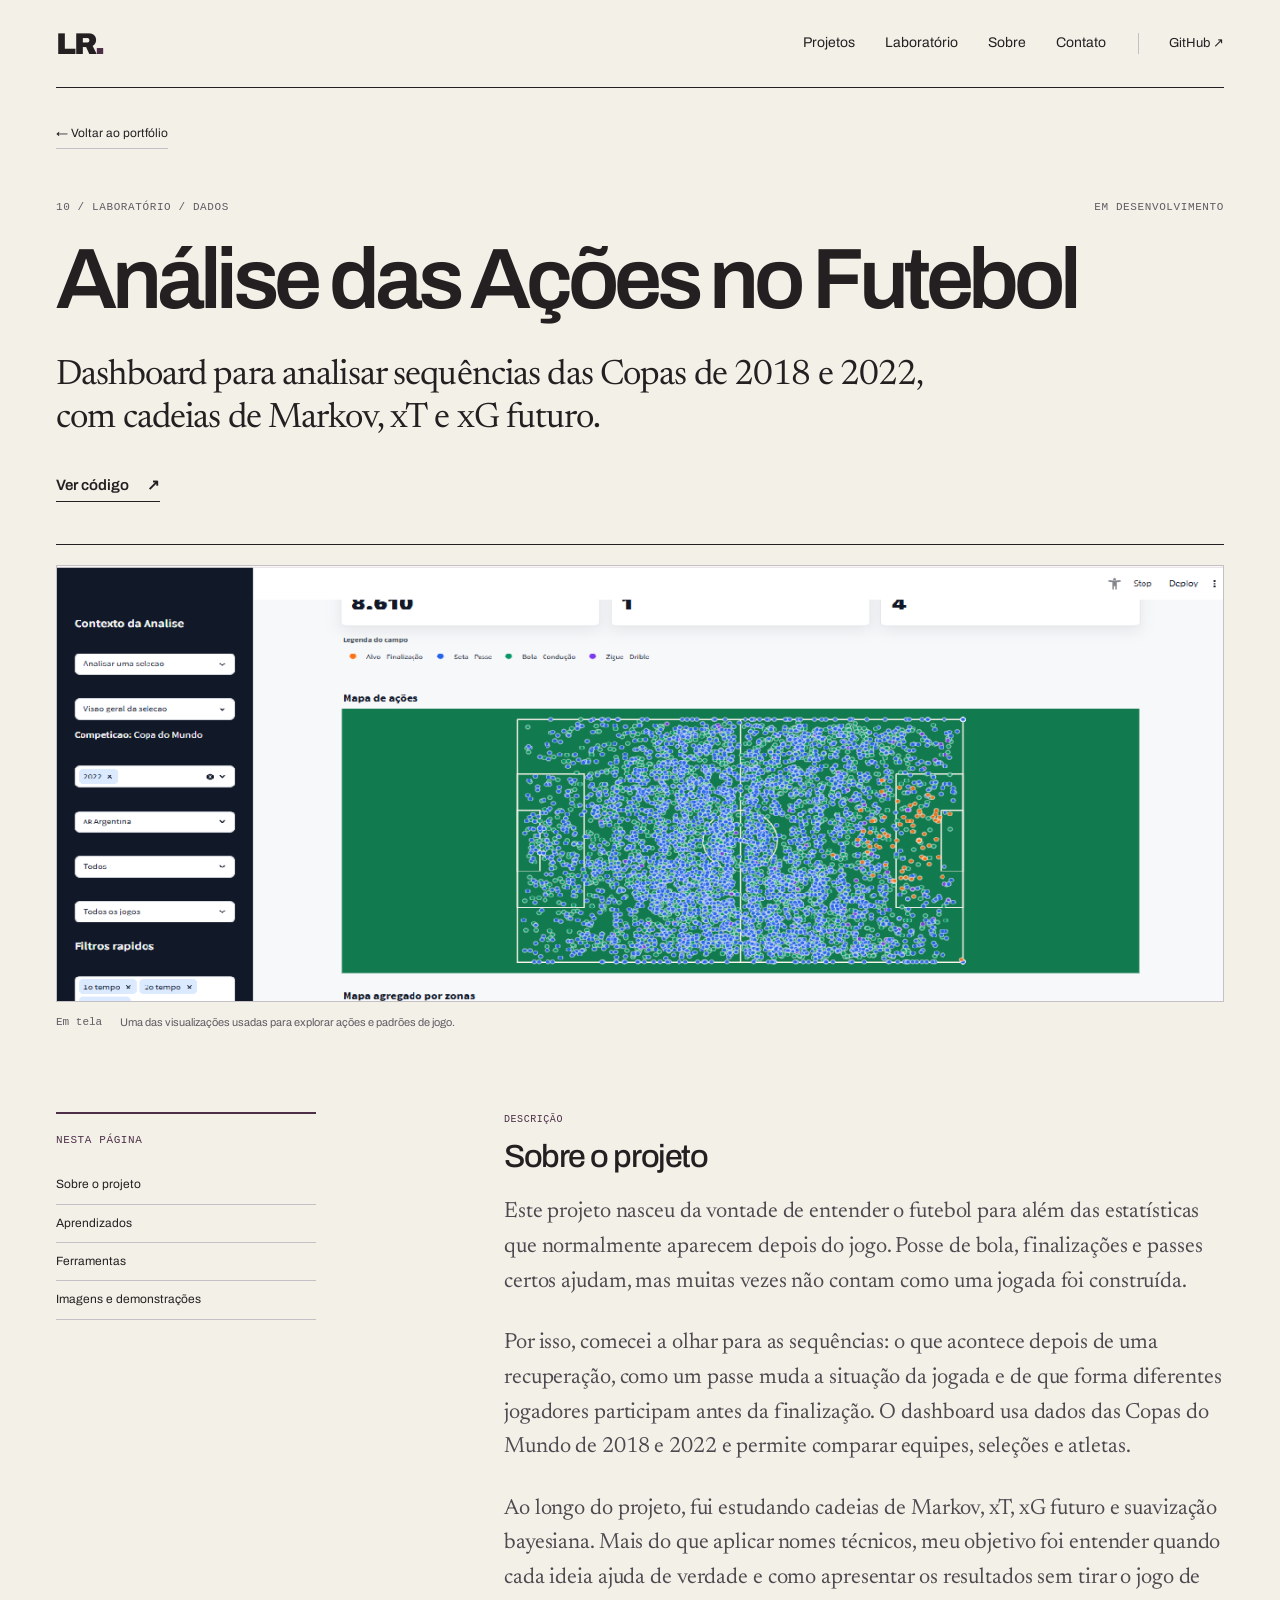
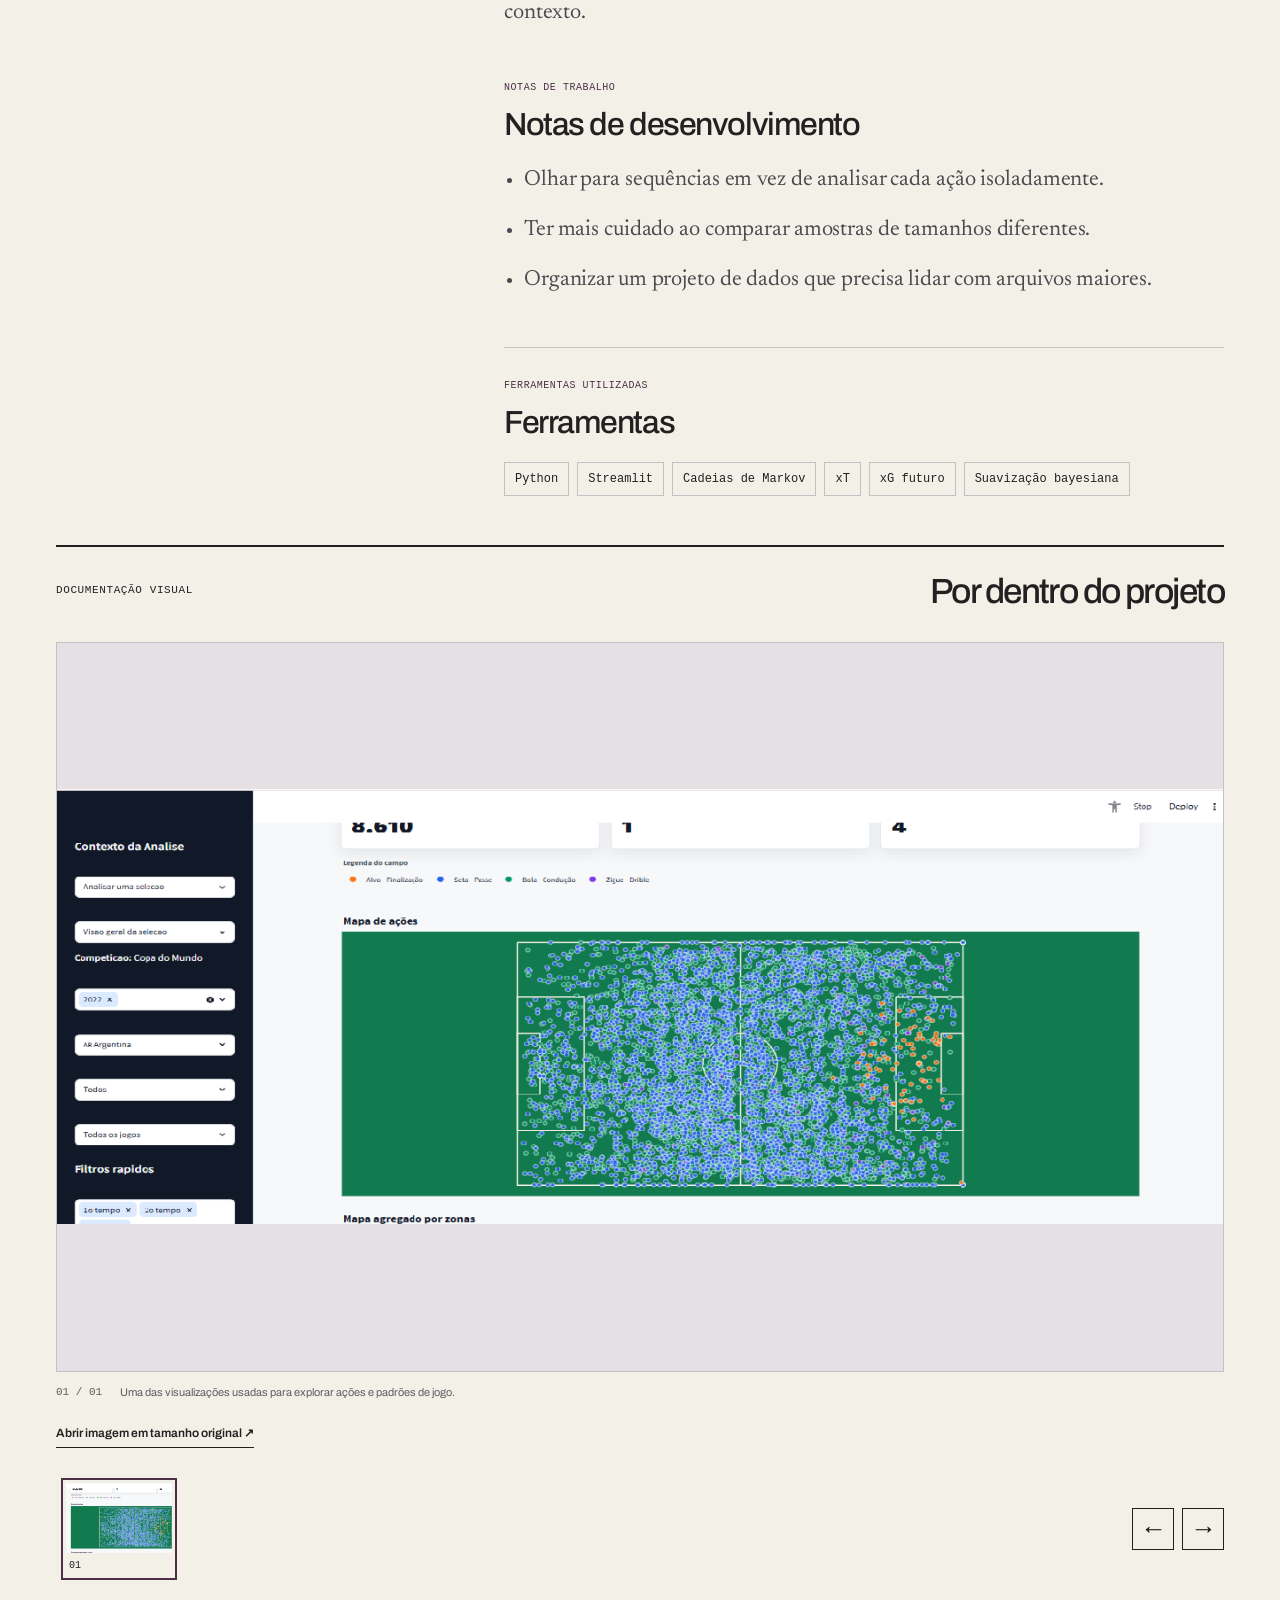
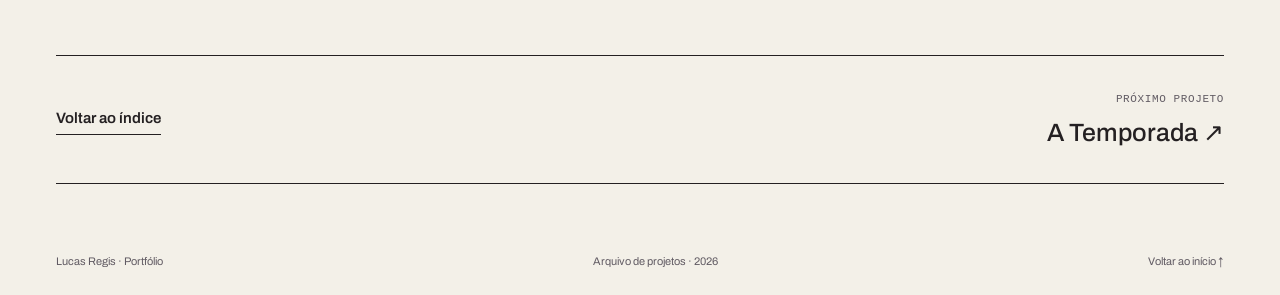
<file: projetos/analise-das-acoes-no-futebol.html>
<!doctype html>
<html lang="pt-BR"><head>
<meta charset="utf-8"><meta name="viewport" content="width=device-width, initial-scale=1">
<meta name="theme-color" content="#4d3048"><meta name="description" content="Dashboard para analisar sequências das Copas de 2018 e 2022, com cadeias de Markov, xT e xG futuro.">
<meta property="og:type" content="website"><meta property="og:title" content="Análise das Ações no Futebol — Lucas Regis"><meta property="og:description" content="Dashboard para analisar sequências das Copas de 2018 e 2022, com cadeias de Markov, xT e xG futuro.">
<meta property="og:url" content="https://lucaaregis4r-ops.github.io/Lucasportifolio/projetos/analise-das-acoes-no-futebol.html"><meta property="og:image" content="https://lucaaregis4r-ops.github.io/Lucasportifolio/assets/imagens/foto-lucas.jpg">
<link rel="canonical" href="https://lucaaregis4r-ops.github.io/Lucasportifolio/projetos/analise-das-acoes-no-futebol.html"><title>Análise das Ações no Futebol — Lucas Regis</title>
<link rel="icon" href="../assets/favicon.svg" type="image/svg+xml">
<link rel="preconnect" href="https://fonts.googleapis.com"><link rel="preconnect" href="https://fonts.gstatic.com" crossorigin>
<link href="https://fonts.googleapis.com/css2?family=Archivo:wght@400;500;600;700;800;900&family=Newsreader:ital,wght@0,400;0,500;1,400;1,500&display=swap" rel="stylesheet">
<link rel="stylesheet" href="../style.css"><script src="../script.js" defer></script>
</head><body><a class="skip-link" href="#conteudo">Pular para o conteúdo</a><header class="site-header wrap"><a class="wordmark" href="../index.html#inicio" aria-label="Lucas Regis, início">LR<span aria-hidden="true">.</span></a>
    <nav aria-label="Navegação principal"><a href="../index.html#projetos">Projetos</a><a href="../index.html#laboratorio">Laboratório</a><a href="../index.html#sobre">Sobre</a><a href="../index.html#contato">Contato</a></nav>
    <a class="header-github" href="https://github.com/lucaaregis4r-ops">GitHub <span aria-hidden="true">↗</span></a></header>
<main id="conteudo" class="case-main wrap"><section class="case-opening" id="inicio"><a class="back-link" href="../index.html#laboratorio">← Voltar ao portfólio</a><div class="case-meta meta"><span>10 / Laboratório / Dados</span><span>Em desenvolvimento</span></div><h1>Análise das Ações no Futebol</h1><p class="case-deck">Dashboard para analisar sequências das Copas de 2018 e 2022, com cadeias de Markov, xT e xG futuro.</p><div class="project-links"><a class="text-link" href="https://github.com/lucaaregis4r-ops/Dashboard-copa-do-mundo-XT-XG">Ver código <span aria-hidden="true">↗</span></a></div></section>

<figure class="case-cover"><img class="" src="../assets/imagens/analise-das-acoes-no-futebol-1.png" alt="Dashboard do projeto Análise das Ações no Futebol" width="1316" height="491" loading="eager" decoding="async"><figcaption><span>Em tela</span>Uma das visualizações usadas para explorar ações e padrões de jogo.</figcaption></figure>
<div class="case-layout"><aside class="case-sidebar"><nav aria-label="Nesta página"><p class="meta">Nesta página</p><a href="#sobre-projeto">Sobre o projeto</a><a href="#aprendizados">Aprendizados</a><a href="#ferramentas">Ferramentas</a><a href="#imagens">Imagens e demonstrações</a></nav></aside><div class="case-story"><section class="story-section" id="sobre-projeto"><p class="meta">Descrição</p><h2>Sobre o projeto</h2><p>Este projeto nasceu da vontade de entender o futebol para além das estatísticas que normalmente aparecem depois do jogo. Posse de bola, finalizações e passes certos ajudam, mas muitas vezes não contam como uma jogada foi construída.</p><p>Por isso, comecei a olhar para as sequências: o que acontece depois de uma recuperação, como um passe muda a situação da jogada e de que forma diferentes jogadores participam antes da finalização. O dashboard usa dados das Copas do Mundo de 2018 e 2022 e permite comparar equipes, seleções e atletas.</p><p>Ao longo do projeto, fui estudando cadeias de Markov, xT, xG futuro e suavização bayesiana. Mais do que aplicar nomes técnicos, meu objetivo foi entender quando cada ideia ajuda de verdade e como apresentar os resultados sem tirar o jogo de contexto.</p></section><section class="story-section" id="aprendizados"><p class="meta">Notas de trabalho</p><h2>Notas de desenvolvimento</h2><ul class="learning-list"><li>Olhar para sequências em vez de analisar cada ação isoladamente.</li><li>Ter mais cuidado ao comparar amostras de tamanhos diferentes.</li><li>Organizar um projeto de dados que precisa lidar com arquivos maiores.</li></ul></section><section class="story-section tools-section" id="ferramentas"><p class="meta">Ferramentas utilizadas</p><h2>Ferramentas</h2><ul class="tools-list"><li>Python</li><li>Streamlit</li><li>Cadeias de Markov</li><li>xT</li><li>xG futuro</li><li>Suavização bayesiana</li></ul></section></div></div>
<section class="case-gallery" id="imagens" aria-labelledby="gallery-title"><div class="subsection-heading"><p class="meta">Documentação visual</p><h2 id="gallery-title">Por dentro do projeto</h2></div><div class="gallery" data-gallery="[{&quot;src&quot;: &quot;./assets/imagens/analise-das-acoes-no-futebol-1.png&quot;, &quot;alt&quot;: &quot;Dashboard do projeto Análise das Ações no Futebol&quot;, &quot;legenda&quot;: &quot;Uma das visualizações usadas para explorar ações e padrões de jogo.&quot;}]"><figure><div class="gallery-stage"><img class="gallery-image" src="../assets/imagens/analise-das-acoes-no-futebol-1.png" alt="Dashboard do projeto Análise das Ações no Futebol" width="1316" height="491" loading="lazy" decoding="async"></div><figcaption aria-live="polite"><span class="gallery-counter">01 / 01</span><span class="gallery-caption">Uma das visualizações usadas para explorar ações e padrões de jogo.</span></figcaption></figure><div class="gallery-actions"><a class="text-link gallery-original" href="../assets/imagens/analise-das-acoes-no-futebol-1.png" target="_blank" rel="noopener">Abrir imagem em tamanho original ↗</a><button class="motion-toggle" type="button" aria-pressed="false" hidden>Reproduzir demonstração</button></div><div class="gallery-controls" hidden><div class="gallery-thumbs" role="group" aria-label="Selecionar imagem"><button type="button" data-slide="0" aria-pressed="true" aria-label="1. Dashboard do projeto Análise das Ações no Futebol"><img class="" src="../assets/imagens/analise-das-acoes-no-futebol-1.png" alt="" width="1316" height="491" loading="lazy" decoding="async"><span>01</span></button></div><div class="gallery-arrows"><button type="button" data-direction="-1" aria-label="Imagem anterior">←</button><button type="button" data-direction="1" aria-label="Próxima imagem">→</button></div></div><noscript><ul><li><a href="../assets/imagens/analise-das-acoes-no-futebol-1.png">Uma das visualizações usadas para explorar ações e padrões de jogo.</a></li></ul></noscript></div></section><nav class="case-end" aria-label="Continuar explorando"><a class="text-link" href="../index.html#laboratorio">Voltar ao índice</a><a href="a-temporada.html"><span class="meta">Próximo projeto</span><span>A Temporada ↗</span></a></nav></main><footer class="site-footer wrap"><span>Lucas Regis · Portfólio</span><span>Arquivo de projetos · 2026</span><a href="#inicio">Voltar ao início ↑</a></footer></body></html>
</file>
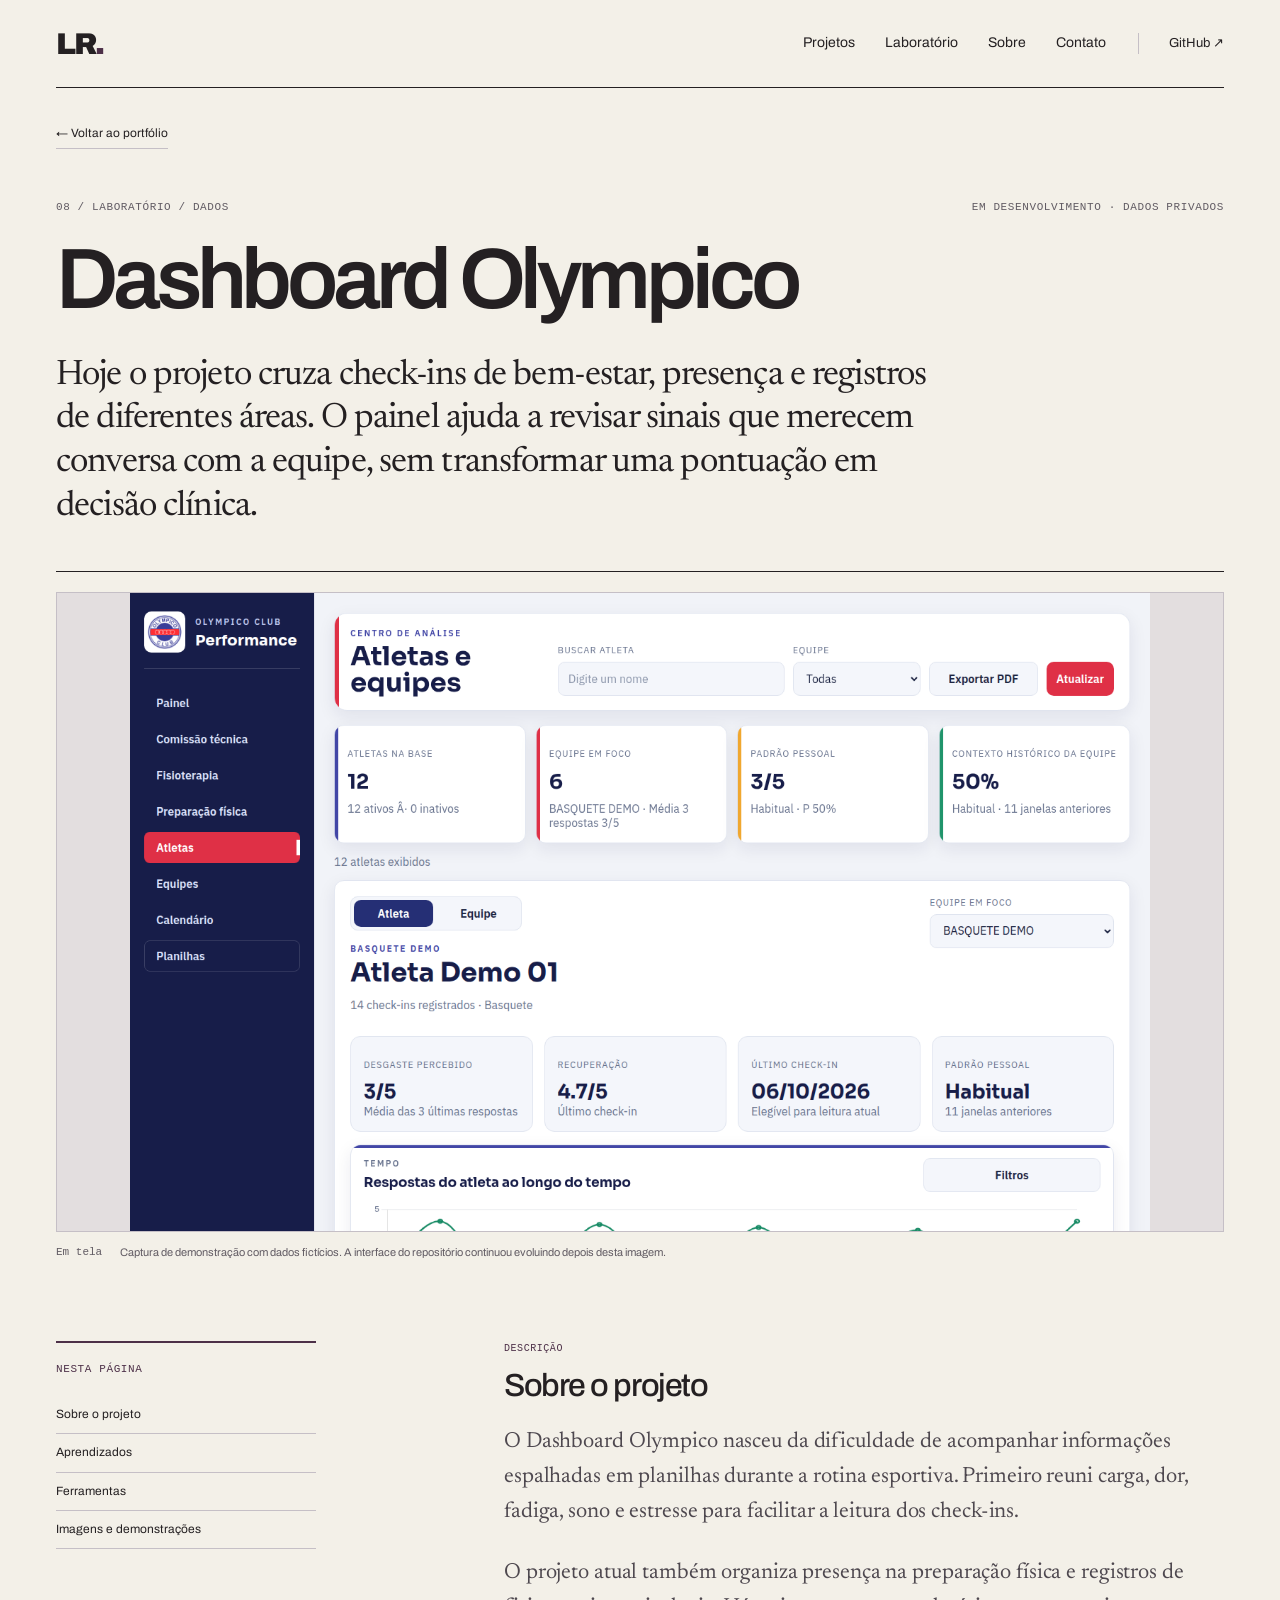
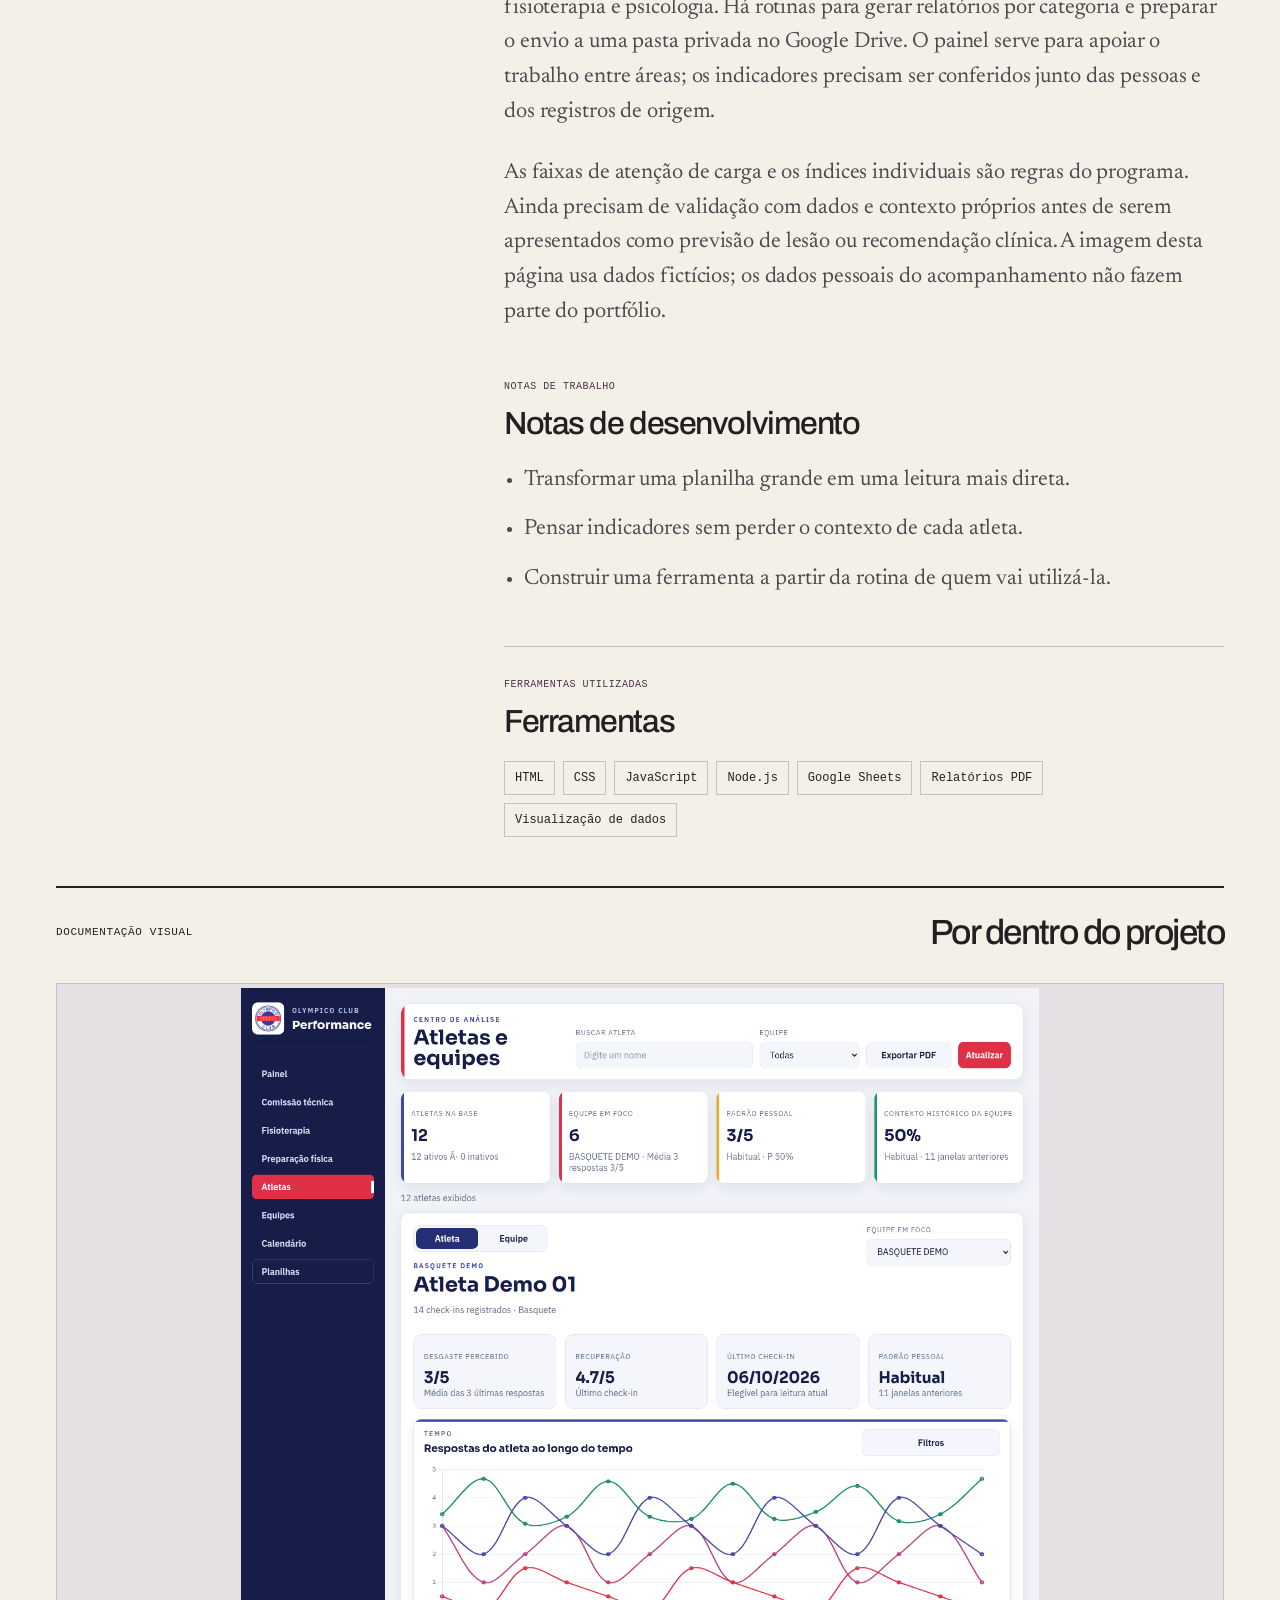
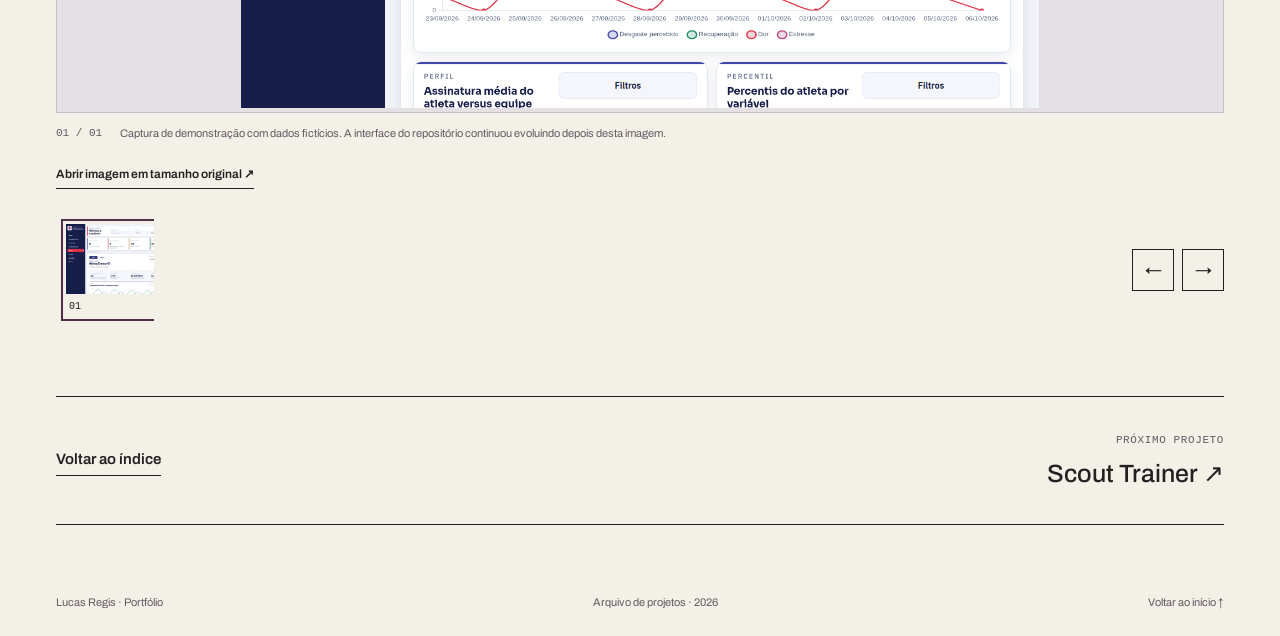
<file: projetos/dashboard-de-controle-de-carga.html>
<!doctype html>
<html lang="pt-BR"><head>
<meta charset="utf-8"><meta name="viewport" content="width=device-width, initial-scale=1">
<meta name="theme-color" content="#4d3048"><meta name="description" content="Hoje o projeto cruza check-ins de bem-estar, presença e registros de diferentes áreas. O painel ajuda a revisar sinais que merecem conversa com a equipe, sem transformar uma pontuação em decisão clínica.">
<meta property="og:type" content="website"><meta property="og:title" content="Dashboard Olympico — Lucas Regis"><meta property="og:description" content="Hoje o projeto cruza check-ins de bem-estar, presença e registros de diferentes áreas. O painel ajuda a revisar sinais que merecem conversa com a equipe, sem transformar uma pontuação em decisão clínica.">
<meta property="og:url" content="https://lucaaregis4r-ops.github.io/Lucasportifolio/projetos/dashboard-de-controle-de-carga.html"><meta property="og:image" content="https://lucaaregis4r-ops.github.io/Lucasportifolio/assets/imagens/foto-lucas.jpg">
<link rel="canonical" href="https://lucaaregis4r-ops.github.io/Lucasportifolio/projetos/dashboard-de-controle-de-carga.html"><title>Dashboard Olympico — Lucas Regis</title>
<link rel="icon" href="../assets/favicon.svg" type="image/svg+xml">
<link rel="preconnect" href="https://fonts.googleapis.com"><link rel="preconnect" href="https://fonts.gstatic.com" crossorigin>
<link href="https://fonts.googleapis.com/css2?family=Archivo:wght@400;500;600;700;800;900&family=Newsreader:ital,wght@0,400;0,500;1,400;1,500&display=swap" rel="stylesheet">
<link rel="stylesheet" href="../style.css"><script src="../script.js" defer></script>
</head><body><a class="skip-link" href="#conteudo">Pular para o conteúdo</a><header class="site-header wrap"><a class="wordmark" href="../index.html#inicio" aria-label="Lucas Regis, início">LR<span aria-hidden="true">.</span></a>
    <nav aria-label="Navegação principal"><a href="../index.html#projetos">Projetos</a><a href="../index.html#laboratorio">Laboratório</a><a href="../index.html#sobre">Sobre</a><a href="../index.html#contato">Contato</a></nav>
    <a class="header-github" href="https://github.com/lucaaregis4r-ops">GitHub <span aria-hidden="true">↗</span></a></header>
<main id="conteudo" class="case-main wrap"><section class="case-opening" id="inicio"><a class="back-link" href="../index.html#laboratorio">← Voltar ao portfólio</a><div class="case-meta meta"><span>08 / Laboratório / Dados</span><span>Em desenvolvimento · dados privados</span></div><h1>Dashboard Olympico</h1><p class="case-deck">Hoje o projeto cruza check-ins de bem-estar, presença e registros de diferentes áreas. O painel ajuda a revisar sinais que merecem conversa com a equipe, sem transformar uma pontuação em decisão clínica.</p></section>

<figure class="case-cover"><img class="" src="../assets/imagens/dashboard-olympico-capa.png" alt="Demonstração anterior do Dashboard Olympico com dados fictícios" width="1440" height="900" loading="eager" decoding="async"><figcaption><span>Em tela</span>Captura de demonstração com dados fictícios. A interface do repositório continuou evoluindo depois desta imagem.</figcaption></figure>
<div class="case-layout"><aside class="case-sidebar"><nav aria-label="Nesta página"><p class="meta">Nesta página</p><a href="#sobre-projeto">Sobre o projeto</a><a href="#aprendizados">Aprendizados</a><a href="#ferramentas">Ferramentas</a><a href="#imagens">Imagens e demonstrações</a></nav></aside><div class="case-story"><section class="story-section" id="sobre-projeto"><p class="meta">Descrição</p><h2>Sobre o projeto</h2><p>O Dashboard Olympico nasceu da dificuldade de acompanhar informações espalhadas em planilhas durante a rotina esportiva. Primeiro reuni carga, dor, fadiga, sono e estresse para facilitar a leitura dos check-ins.</p><p>O projeto atual também organiza presença na preparação física e registros de fisioterapia e psicologia. Há rotinas para gerar relatórios por categoria e preparar o envio a uma pasta privada no Google Drive. O painel serve para apoiar o trabalho entre áreas; os indicadores precisam ser conferidos junto das pessoas e dos registros de origem.</p><p>As faixas de atenção de carga e os índices individuais são regras do programa. Ainda precisam de validação com dados e contexto próprios antes de serem apresentados como previsão de lesão ou recomendação clínica. A imagem desta página usa dados fictícios; os dados pessoais do acompanhamento não fazem parte do portfólio.</p></section><section class="story-section" id="aprendizados"><p class="meta">Notas de trabalho</p><h2>Notas de desenvolvimento</h2><ul class="learning-list"><li>Transformar uma planilha grande em uma leitura mais direta.</li><li>Pensar indicadores sem perder o contexto de cada atleta.</li><li>Construir uma ferramenta a partir da rotina de quem vai utilizá-la.</li></ul></section><section class="story-section tools-section" id="ferramentas"><p class="meta">Ferramentas utilizadas</p><h2>Ferramentas</h2><ul class="tools-list"><li>HTML</li><li>CSS</li><li>JavaScript</li><li>Node.js</li><li>Google Sheets</li><li>Relatórios PDF</li><li>Visualização de dados</li></ul></section></div></div>
<section class="case-gallery" id="imagens" aria-labelledby="gallery-title"><div class="subsection-heading"><p class="meta">Documentação visual</p><h2 id="gallery-title">Por dentro do projeto</h2></div><div class="gallery" data-gallery="[{&quot;src&quot;: &quot;./assets/imagens/dashboard-olympico-demo.png&quot;, &quot;alt&quot;: &quot;Demonstração anterior do Dashboard Olympico com indicadores e gráfico de um atleta fictício&quot;, &quot;legenda&quot;: &quot;Captura de demonstração com dados fictícios. A interface do repositório continuou evoluindo depois desta imagem.&quot;}]"><figure><div class="gallery-stage"><img class="gallery-image" src="../assets/imagens/dashboard-olympico-demo.png" alt="Demonstração anterior do Dashboard Olympico com indicadores e gráfico de um atleta fictício" width="1440" height="1300" loading="lazy" decoding="async"></div><figcaption aria-live="polite"><span class="gallery-counter">01 / 01</span><span class="gallery-caption">Captura de demonstração com dados fictícios. A interface do repositório continuou evoluindo depois desta imagem.</span></figcaption></figure><div class="gallery-actions"><a class="text-link gallery-original" href="../assets/imagens/dashboard-olympico-demo.png" target="_blank" rel="noopener">Abrir imagem em tamanho original ↗</a><button class="motion-toggle" type="button" aria-pressed="false" hidden>Reproduzir demonstração</button></div><div class="gallery-controls" hidden><div class="gallery-thumbs" role="group" aria-label="Selecionar imagem"><button type="button" data-slide="0" aria-pressed="true" aria-label="1. Demonstração anterior do Dashboard Olympico com indicadores e gráfico de um atleta fictício"><img class="" src="../assets/imagens/dashboard-olympico-demo.png" alt="" width="1440" height="1300" loading="lazy" decoding="async"><span>01</span></button></div><div class="gallery-arrows"><button type="button" data-direction="-1" aria-label="Imagem anterior">←</button><button type="button" data-direction="1" aria-label="Próxima imagem">→</button></div></div><noscript><ul><li><a href="../assets/imagens/dashboard-olympico-demo.png">Captura de demonstração com dados fictícios. A interface do repositório continuou evoluindo depois desta imagem.</a></li></ul></noscript></div></section><nav class="case-end" aria-label="Continuar explorando"><a class="text-link" href="../index.html#laboratorio">Voltar ao índice</a><a href="scout-trainer.html"><span class="meta">Próximo projeto</span><span>Scout Trainer ↗</span></a></nav></main><footer class="site-footer wrap"><span>Lucas Regis · Portfólio</span><span>Arquivo de projetos · 2026</span><a href="#inicio">Voltar ao início ↑</a></footer></body></html>
</file>
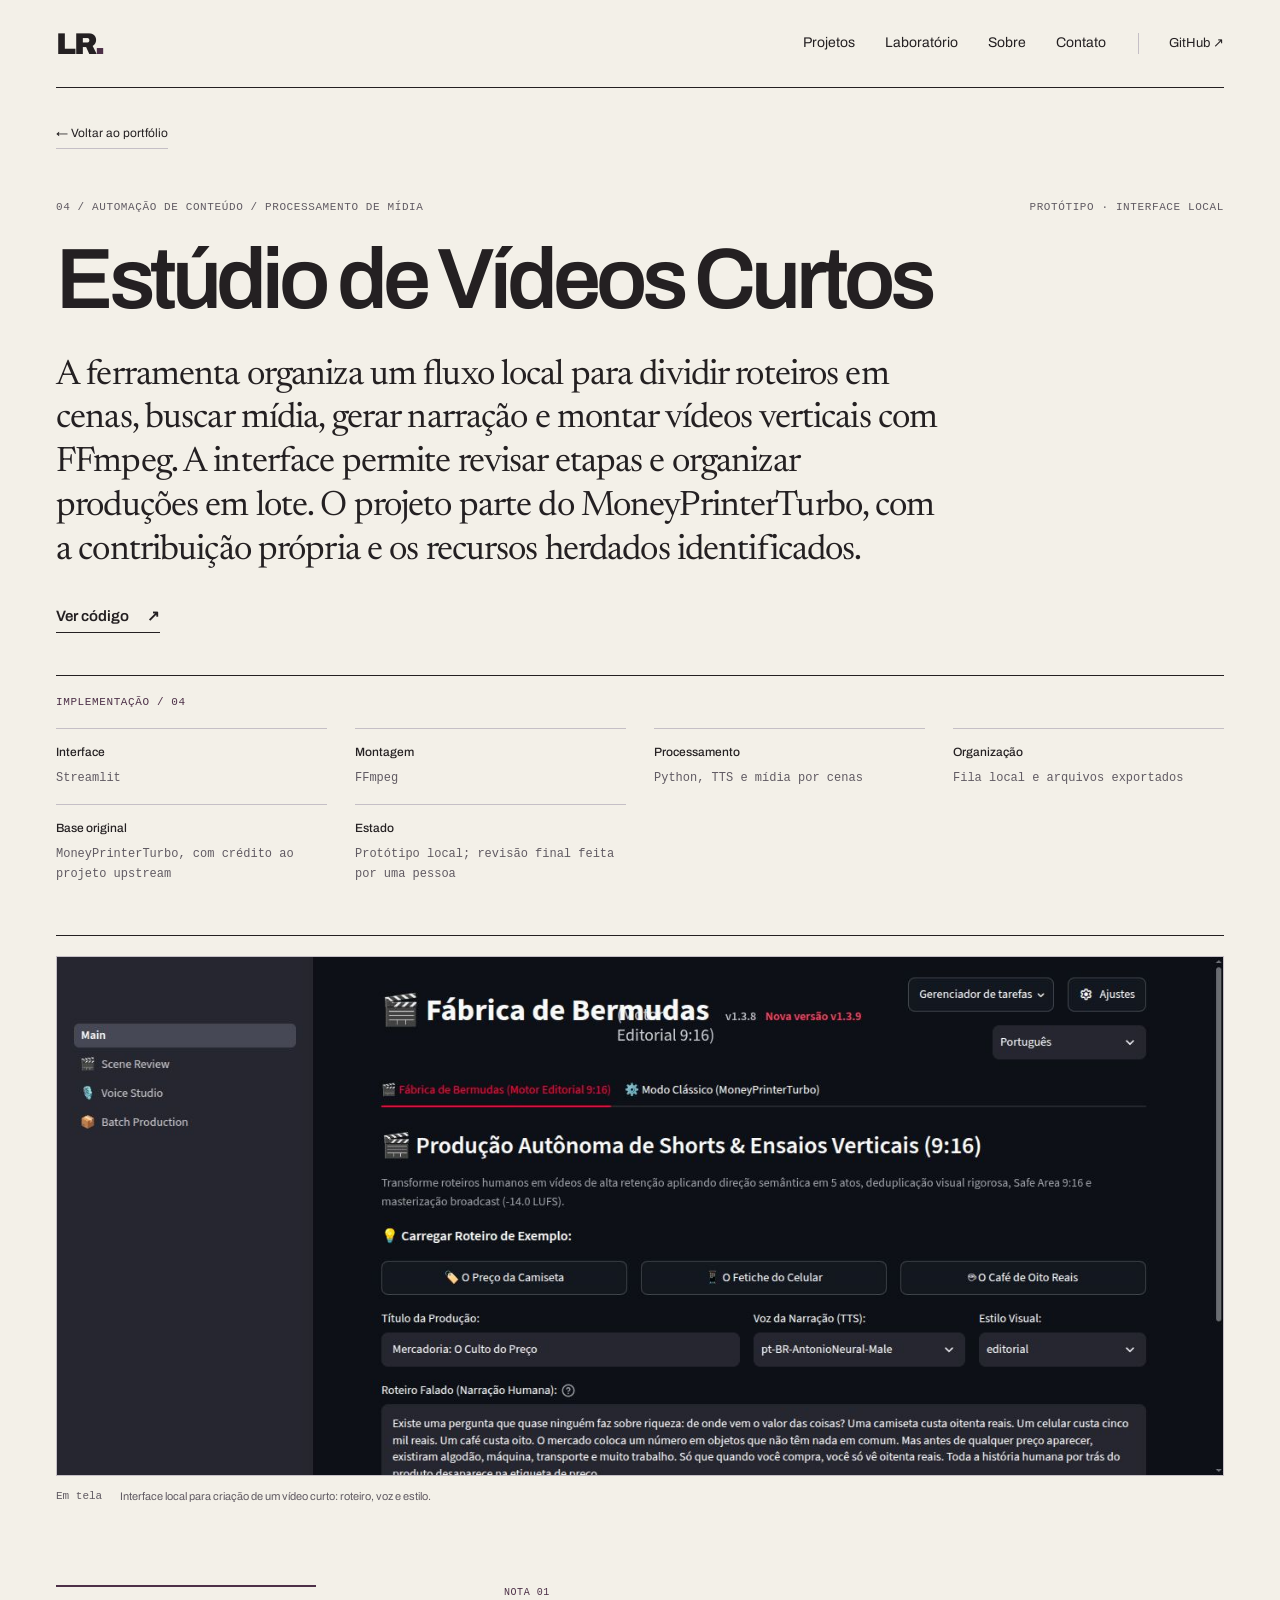
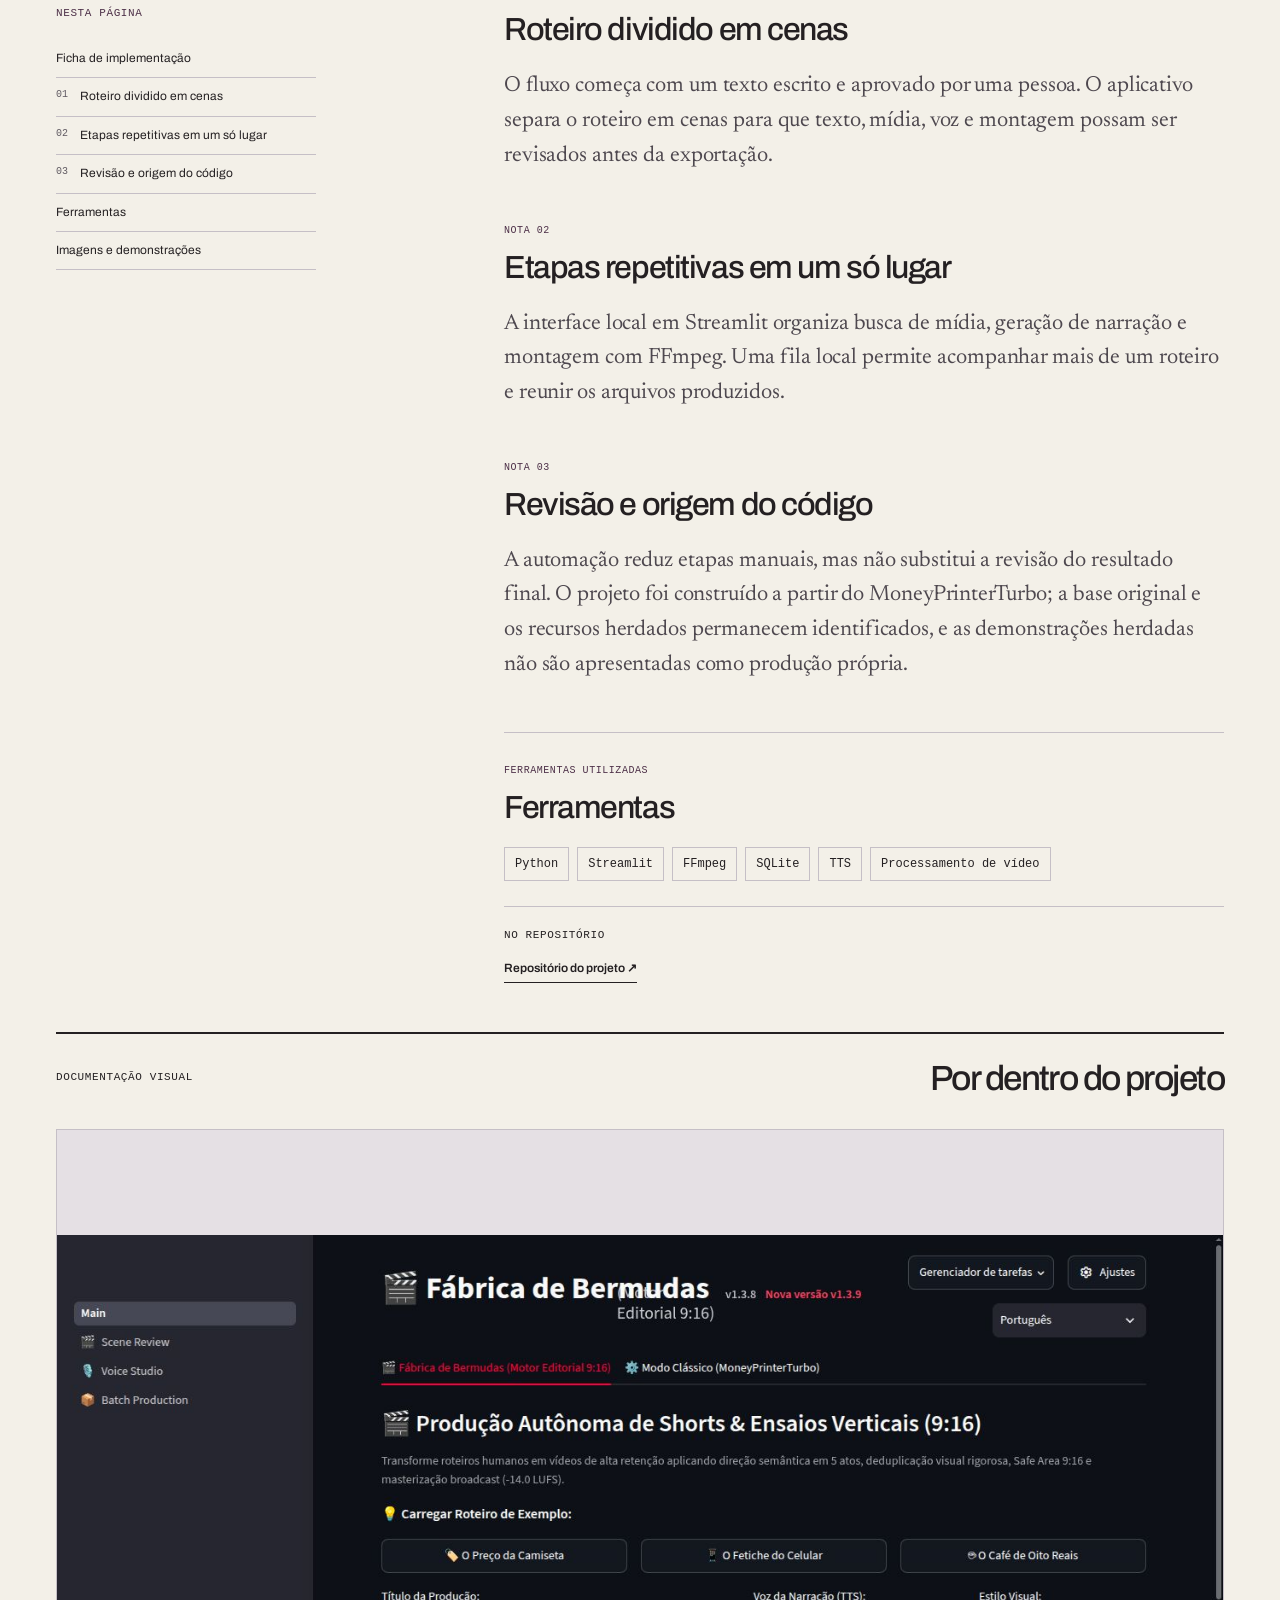
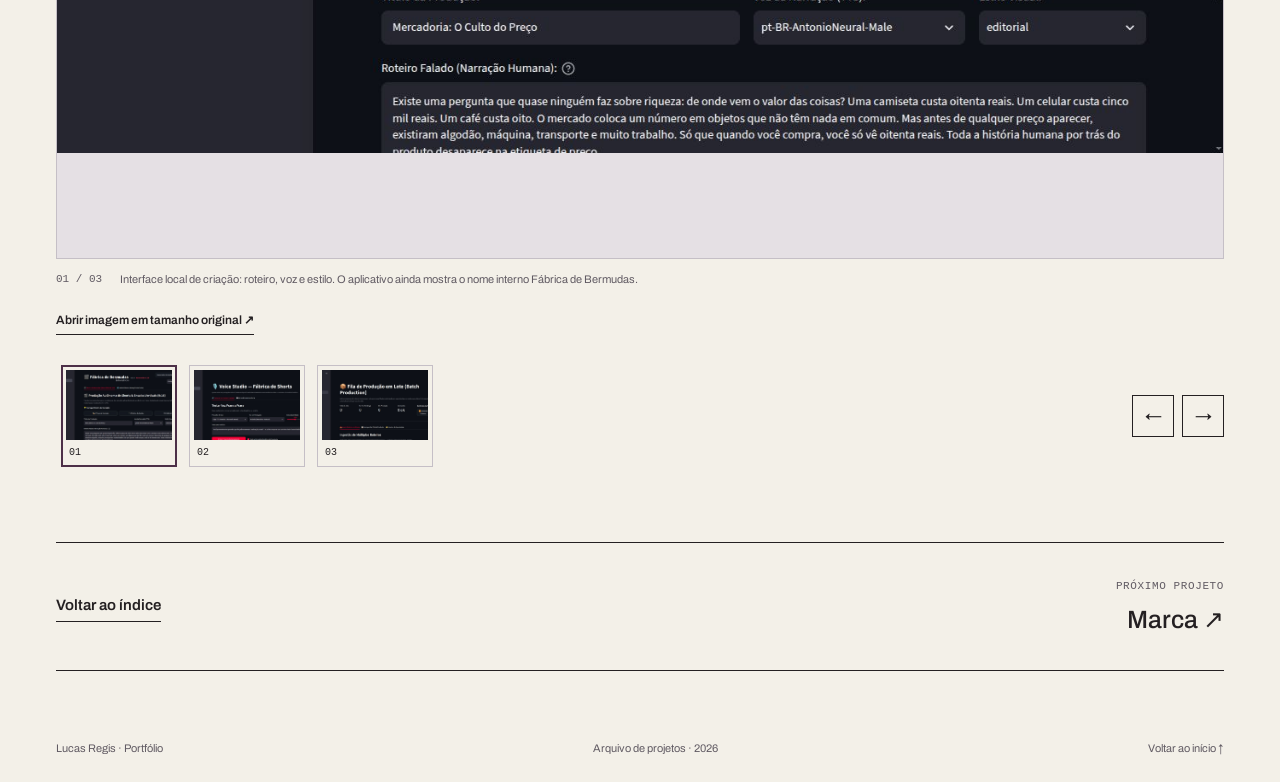
<file: projetos/estudio-de-videos-curtos.html>
<!doctype html>
<html lang="pt-BR"><head>
<meta charset="utf-8"><meta name="viewport" content="width=device-width, initial-scale=1">
<meta name="theme-color" content="#4d3048"><meta name="description" content="A ferramenta organiza um fluxo local para dividir roteiros em cenas, buscar mídia, gerar narração e montar vídeos verticais com FFmpeg. A interface permite revisar etapas e organizar produções em lote. O projeto parte do MoneyPrinterTurbo, com a contribuição própria e os recursos herdados identificados.">
<meta property="og:type" content="website"><meta property="og:title" content="Estúdio de Vídeos Curtos — Lucas Regis"><meta property="og:description" content="A ferramenta organiza um fluxo local para dividir roteiros em cenas, buscar mídia, gerar narração e montar vídeos verticais com FFmpeg. A interface permite revisar etapas e organizar produções em lote. O projeto parte do MoneyPrinterTurbo, com a contribuição própria e os recursos herdados identificados.">
<meta property="og:url" content="https://lucaaregis4r-ops.github.io/Lucasportifolio/projetos/estudio-de-videos-curtos.html"><meta property="og:image" content="https://lucaaregis4r-ops.github.io/Lucasportifolio/assets/imagens/foto-lucas.jpg">
<link rel="canonical" href="https://lucaaregis4r-ops.github.io/Lucasportifolio/projetos/estudio-de-videos-curtos.html"><title>Estúdio de Vídeos Curtos — Lucas Regis</title>
<link rel="icon" href="../assets/favicon.svg" type="image/svg+xml">
<link rel="preconnect" href="https://fonts.googleapis.com"><link rel="preconnect" href="https://fonts.gstatic.com" crossorigin>
<link href="https://fonts.googleapis.com/css2?family=Archivo:wght@400;500;600;700;800;900&family=Newsreader:ital,wght@0,400;0,500;1,400;1,500&display=swap" rel="stylesheet">
<link rel="stylesheet" href="../style.css"><script src="../script.js" defer></script>
</head><body><a class="skip-link" href="#conteudo">Pular para o conteúdo</a><header class="site-header wrap"><a class="wordmark" href="../index.html#inicio" aria-label="Lucas Regis, início">LR<span aria-hidden="true">.</span></a>
    <nav aria-label="Navegação principal"><a href="../index.html#projetos">Projetos</a><a href="../index.html#laboratorio">Laboratório</a><a href="../index.html#sobre">Sobre</a><a href="../index.html#contato">Contato</a></nav>
    <a class="header-github" href="https://github.com/lucaaregis4r-ops">GitHub <span aria-hidden="true">↗</span></a></header>
<main id="conteudo" class="case-main wrap"><section class="case-opening" id="inicio"><a class="back-link" href="../index.html#projetos">← Voltar ao portfólio</a><div class="case-meta meta"><span>04 / Automação de conteúdo / processamento de mídia</span><span>Protótipo · interface local</span></div><h1>Estúdio de Vídeos Curtos</h1><p class="case-deck">A ferramenta organiza um fluxo local para dividir roteiros em cenas, buscar mídia, gerar narração e montar vídeos verticais com FFmpeg. A interface permite revisar etapas e organizar produções em lote. O projeto parte do MoneyPrinterTurbo, com a contribuição própria e os recursos herdados identificados.</p><div class="project-links"><a class="text-link" href="https://github.com/lucaaregis4r-ops/geradordevideos">Ver código <span aria-hidden="true">↗</span></a></div></section>
<section class="implementation" id="implementacao" aria-labelledby="implementation-title"><h2 class="meta" id="implementation-title">Implementação / 04</h2><dl><div><dt>Interface</dt><dd>Streamlit</dd></div><div><dt>Montagem</dt><dd>FFmpeg</dd></div><div><dt>Processamento</dt><dd>Python, TTS e mídia por cenas</dd></div><div><dt>Organização</dt><dd>Fila local e arquivos exportados</dd></div><div><dt>Base original</dt><dd>MoneyPrinterTurbo, com crédito ao projeto upstream</dd></div><div><dt>Estado</dt><dd>Protótipo local; revisão final feita por uma pessoa</dd></div></dl></section>
<figure class="case-cover"><img class="" src="../assets/imagens/estudio-videos-curtos-criacao.png" alt="Interface local para criação de um vídeo curto: roteiro, voz e estilo." width="1366" height="607" loading="eager" decoding="async"><figcaption><span>Em tela</span>Interface local para criação de um vídeo curto: roteiro, voz e estilo.</figcaption></figure>
<div class="case-layout"><aside class="case-sidebar"><nav aria-label="Nesta página"><p class="meta">Nesta página</p><a href="#implementacao">Ficha de implementação</a><a href="#nota-1"><span>01</span>Roteiro dividido em cenas</a><a href="#nota-2"><span>02</span>Etapas repetitivas em um só lugar</a><a href="#nota-3"><span>03</span>Revisão e origem do código</a><a href="#ferramentas">Ferramentas</a><a href="#imagens">Imagens e demonstrações</a></nav></aside><div class="case-story"><section class="story-section" id="nota-1"><p class="meta">Nota 01</p><h2>Roteiro dividido em cenas</h2><p>O fluxo começa com um texto escrito e aprovado por uma pessoa. O aplicativo separa o roteiro em cenas para que texto, mídia, voz e montagem possam ser revisados antes da exportação.</p></section><section class="story-section" id="nota-2"><p class="meta">Nota 02</p><h2>Etapas repetitivas em um só lugar</h2><p>A interface local em Streamlit organiza busca de mídia, geração de narração e montagem com FFmpeg. Uma fila local permite acompanhar mais de um roteiro e reunir os arquivos produzidos.</p></section><section class="story-section" id="nota-3"><p class="meta">Nota 03</p><h2>Revisão e origem do código</h2><p>A automação reduz etapas manuais, mas não substitui a revisão do resultado final. O projeto foi construído a partir do MoneyPrinterTurbo; a base original e os recursos herdados permanecem identificados, e as demonstrações herdadas não são apresentadas como produção própria.</p></section><section class="story-section tools-section" id="ferramentas"><p class="meta">Ferramentas utilizadas</p><h2>Ferramentas</h2><ul class="tools-list"><li>Python</li><li>Streamlit</li><li>FFmpeg</li><li>SQLite</li><li>TTS</li><li>Processamento de vídeo</li></ul><div class="source-links"><p class="meta">No repositório</p><a class="text-link" href="https://github.com/lucaaregis4r-ops/geradordevideos">Repositório do projeto ↗</a></div></section></div></div>
<section class="case-gallery" id="imagens" aria-labelledby="gallery-title"><div class="subsection-heading"><p class="meta">Documentação visual</p><h2 id="gallery-title">Por dentro do projeto</h2></div><div class="gallery" data-gallery="[{&quot;src&quot;: &quot;./assets/imagens/estudio-videos-curtos-criacao.png&quot;, &quot;alt&quot;: &quot;Tela local de criação de roteiro no gerador de vídeos curtos&quot;, &quot;legenda&quot;: &quot;Interface local de criação: roteiro, voz e estilo. O aplicativo ainda mostra o nome interno Fábrica de Bermudas.&quot;}, {&quot;src&quot;: &quot;./assets/imagens/estudio-videos-curtos-voz.png&quot;, &quot;alt&quot;: &quot;Estúdio de voz do gerador, com teste de narração em português&quot;, &quot;legenda&quot;: &quot;Estúdio de voz: teste de frase, escolha da voz e velocidade, em execução local.&quot;}, {&quot;src&quot;: &quot;./assets/imagens/estudio-videos-curtos-lote.png&quot;, &quot;alt&quot;: &quot;Fila de produção em lote do gerador de vídeos curtos&quot;, &quot;legenda&quot;: &quot;Fila local para receber roteiros e acompanhar a produção. A captura mostra a fila vazia.&quot;}]"><figure><div class="gallery-stage"><img class="gallery-image" src="../assets/imagens/estudio-videos-curtos-criacao.png" alt="Tela local de criação de roteiro no gerador de vídeos curtos" width="1366" height="607" loading="lazy" decoding="async"></div><figcaption aria-live="polite"><span class="gallery-counter">01 / 03</span><span class="gallery-caption">Interface local de criação: roteiro, voz e estilo. O aplicativo ainda mostra o nome interno Fábrica de Bermudas.</span></figcaption></figure><div class="gallery-actions"><a class="text-link gallery-original" href="../assets/imagens/estudio-videos-curtos-criacao.png" target="_blank" rel="noopener">Abrir imagem em tamanho original ↗</a><button class="motion-toggle" type="button" aria-pressed="false" hidden>Reproduzir demonstração</button></div><div class="gallery-controls" hidden><div class="gallery-thumbs" role="group" aria-label="Selecionar imagem"><button type="button" data-slide="0" aria-pressed="true" aria-label="1. Tela local de criação de roteiro no gerador de vídeos curtos"><img class="" src="../assets/imagens/estudio-videos-curtos-criacao.png" alt="" width="1366" height="607" loading="lazy" decoding="async"><span>01</span></button><button type="button" data-slide="1" aria-pressed="false" aria-label="2. Estúdio de voz do gerador, com teste de narração em português"><img class="" src="../assets/imagens/estudio-videos-curtos-voz.png" alt="" width="1366" height="607" loading="lazy" decoding="async"><span>02</span></button><button type="button" data-slide="2" aria-pressed="false" aria-label="3. Fila de produção em lote do gerador de vídeos curtos"><img class="" src="../assets/imagens/estudio-videos-curtos-lote.png" alt="" width="1366" height="607" loading="lazy" decoding="async"><span>03</span></button></div><div class="gallery-arrows"><button type="button" data-direction="-1" aria-label="Imagem anterior">←</button><button type="button" data-direction="1" aria-label="Próxima imagem">→</button></div></div><noscript><ul><li><a href="../assets/imagens/estudio-videos-curtos-criacao.png">Interface local de criação: roteiro, voz e estilo. O aplicativo ainda mostra o nome interno Fábrica de Bermudas.</a></li><li><a href="../assets/imagens/estudio-videos-curtos-voz.png">Estúdio de voz: teste de frase, escolha da voz e velocidade, em execução local.</a></li><li><a href="../assets/imagens/estudio-videos-curtos-lote.png">Fila local para receber roteiros e acompanhar a produção. A captura mostra a fila vazia.</a></li></ul></noscript></div></section><nav class="case-end" aria-label="Continuar explorando"><a class="text-link" href="../index.html#laboratorio">Voltar ao índice</a><a href="marca.html"><span class="meta">Próximo projeto</span><span>Marca ↗</span></a></nav></main><footer class="site-footer wrap"><span>Lucas Regis · Portfólio</span><span>Arquivo de projetos · 2026</span><a href="#inicio">Voltar ao início ↑</a></footer></body></html>
</file>
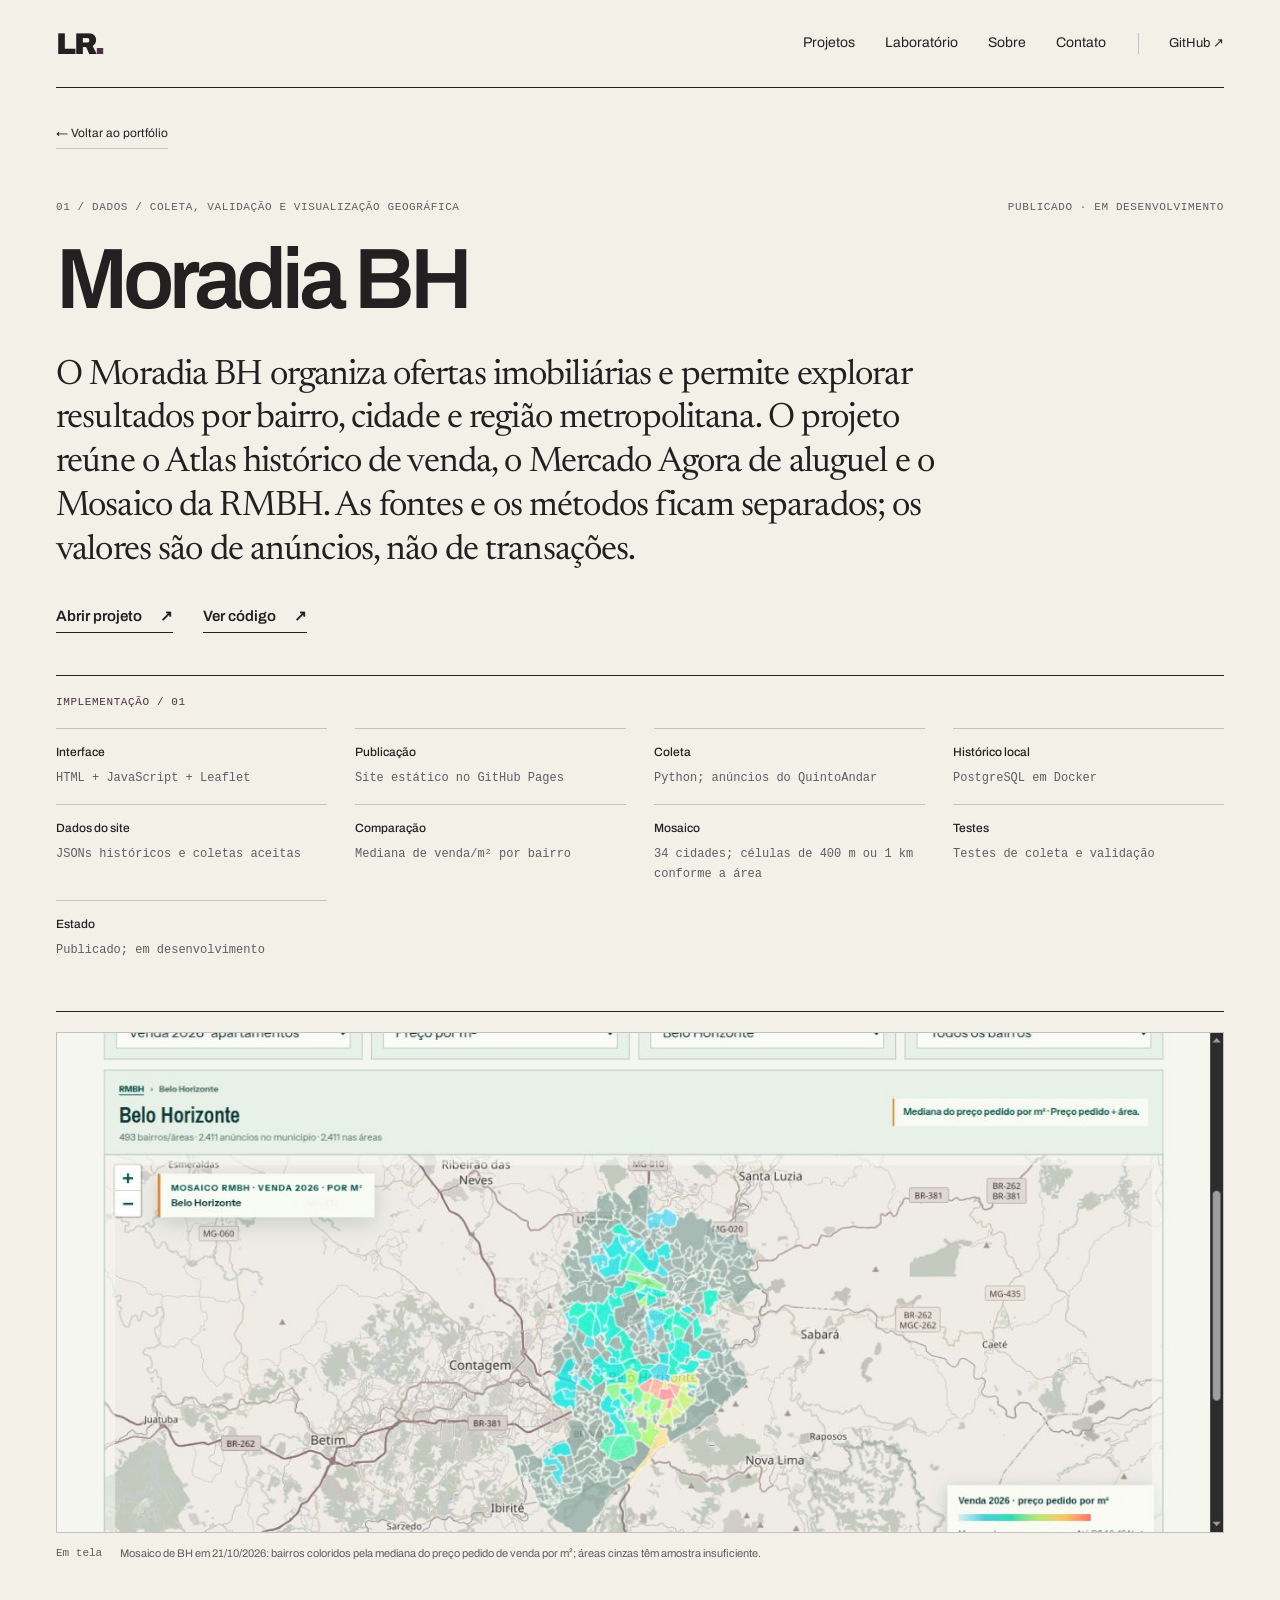
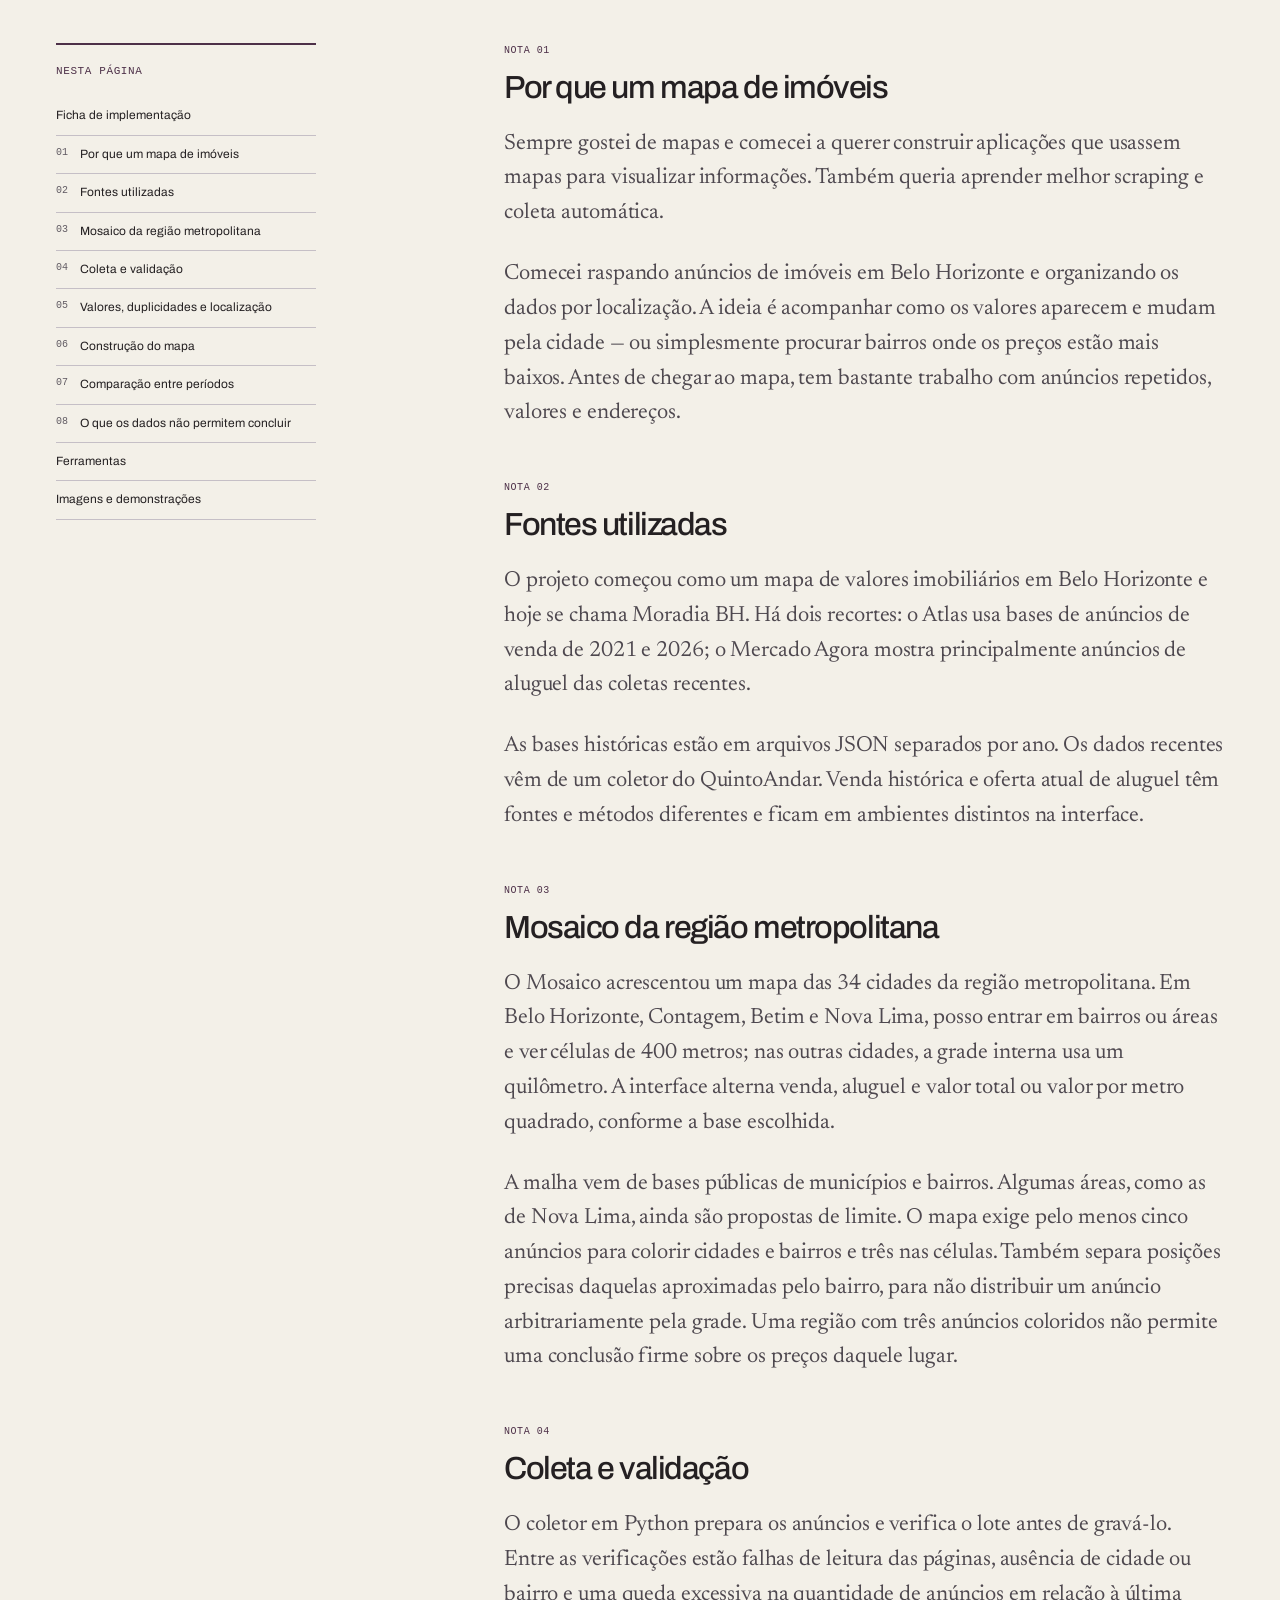
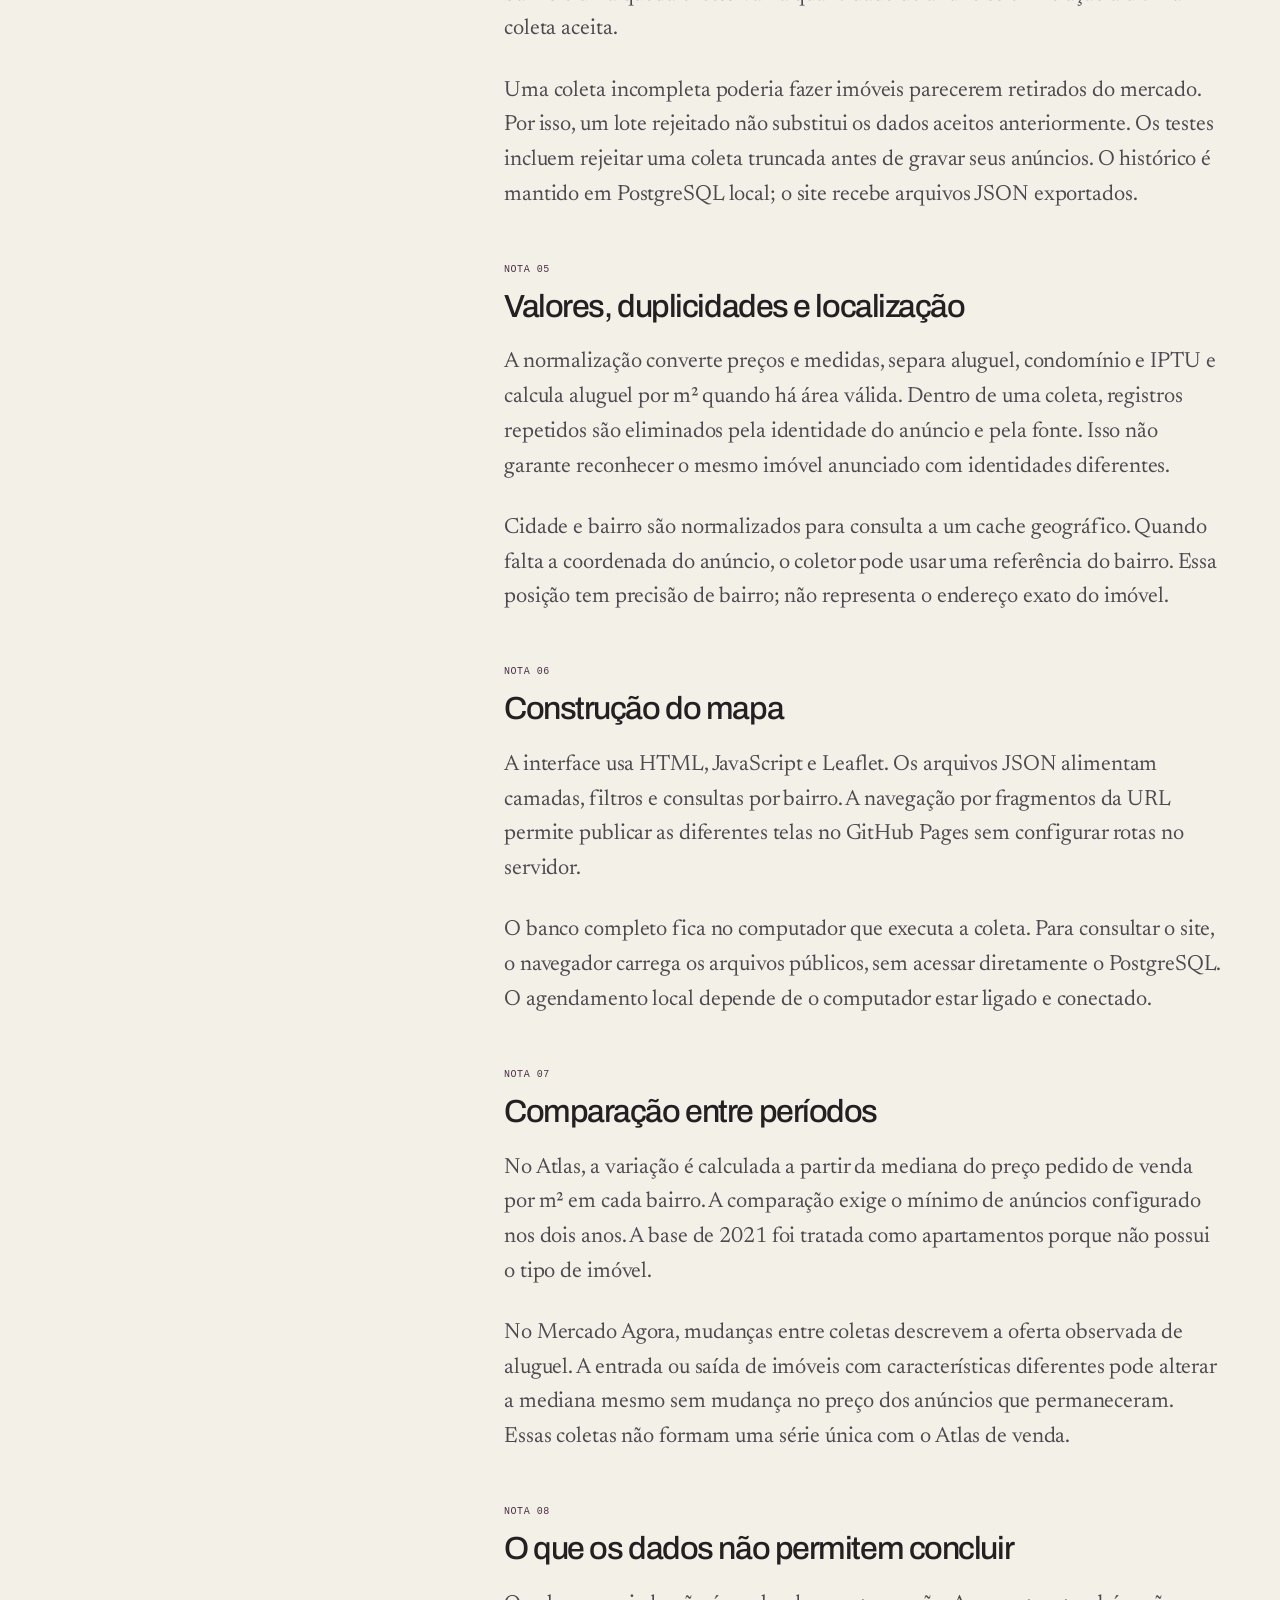
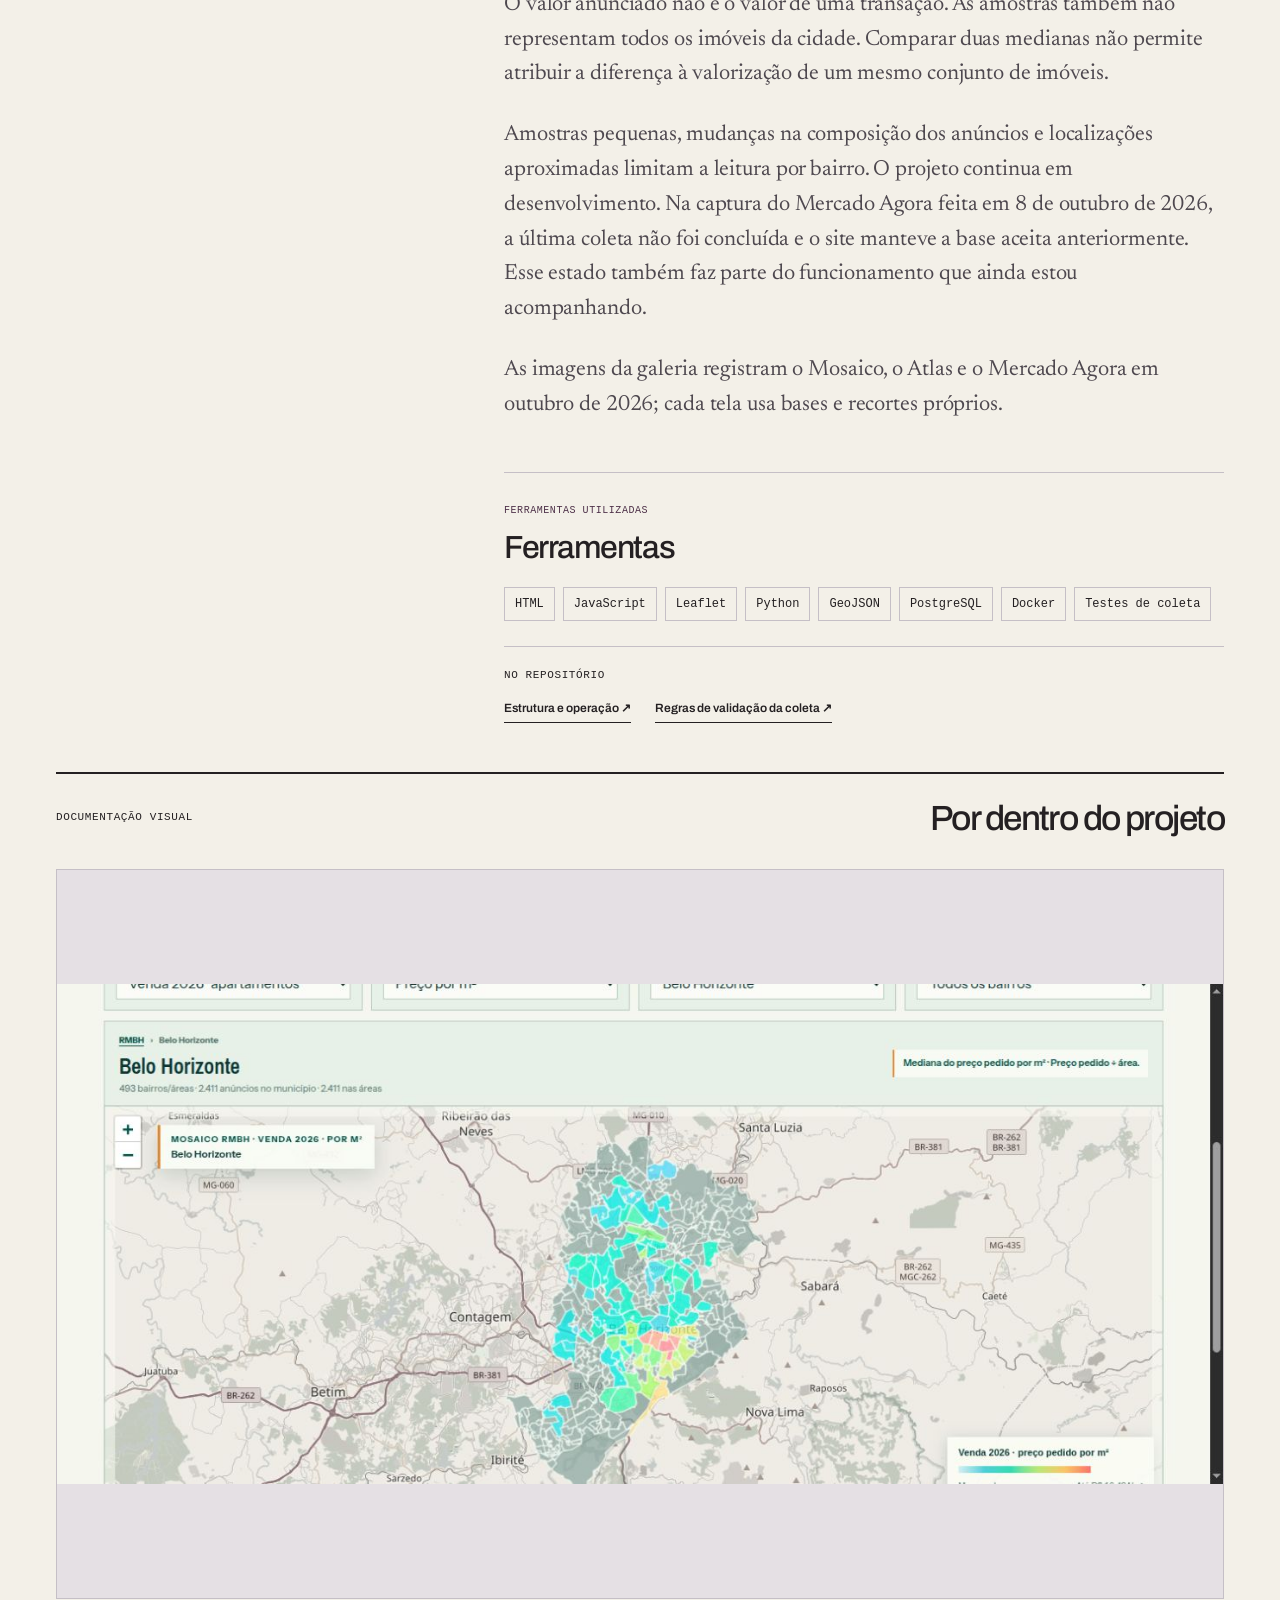
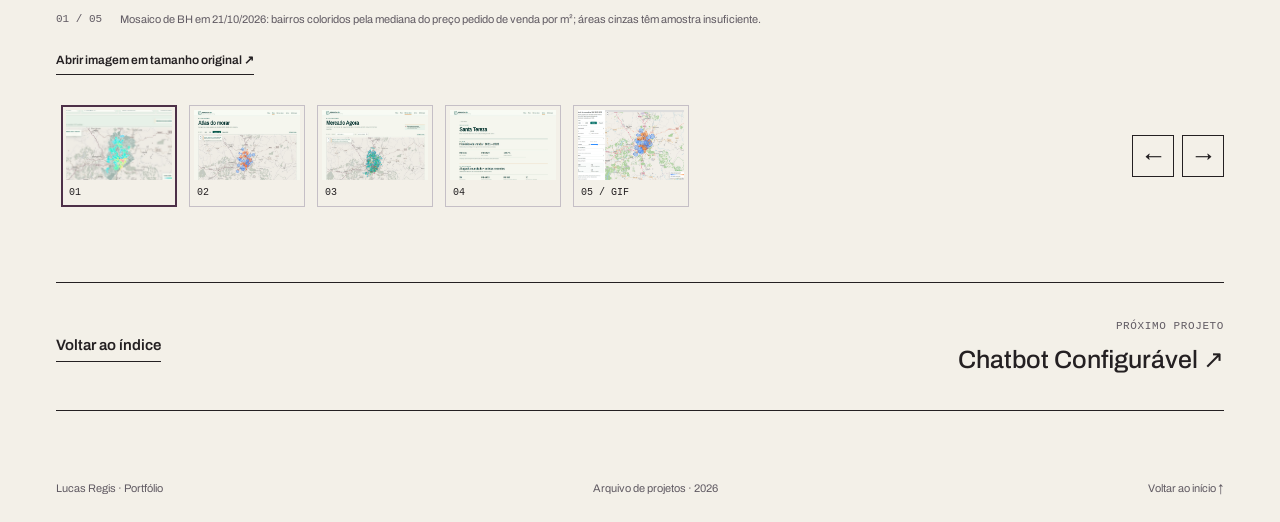
<file: projetos/mapa-de-valores-imobiliarios-em-belo-horizonte.html>
<!doctype html>
<html lang="pt-BR"><head>
<meta charset="utf-8"><meta name="viewport" content="width=device-width, initial-scale=1">
<meta name="theme-color" content="#4d3048"><meta name="description" content="O Moradia BH organiza ofertas imobiliárias e permite explorar resultados por bairro, cidade e região metropolitana. O projeto reúne o Atlas histórico de venda, o Mercado Agora de aluguel e o Mosaico da RMBH. As fontes e os métodos ficam separados; os valores são de anúncios, não de transações.">
<meta property="og:type" content="website"><meta property="og:title" content="Moradia BH — Lucas Regis"><meta property="og:description" content="O Moradia BH organiza ofertas imobiliárias e permite explorar resultados por bairro, cidade e região metropolitana. O projeto reúne o Atlas histórico de venda, o Mercado Agora de aluguel e o Mosaico da RMBH. As fontes e os métodos ficam separados; os valores são de anúncios, não de transações.">
<meta property="og:url" content="https://lucaaregis4r-ops.github.io/Lucasportifolio/projetos/mapa-de-valores-imobiliarios-em-belo-horizonte.html"><meta property="og:image" content="https://lucaaregis4r-ops.github.io/Lucasportifolio/assets/imagens/foto-lucas.jpg">
<link rel="canonical" href="https://lucaaregis4r-ops.github.io/Lucasportifolio/projetos/mapa-de-valores-imobiliarios-em-belo-horizonte.html"><title>Moradia BH — Lucas Regis</title>
<link rel="icon" href="../assets/favicon.svg" type="image/svg+xml">
<link rel="preconnect" href="https://fonts.googleapis.com"><link rel="preconnect" href="https://fonts.gstatic.com" crossorigin>
<link href="https://fonts.googleapis.com/css2?family=Archivo:wght@400;500;600;700;800;900&family=Newsreader:ital,wght@0,400;0,500;1,400;1,500&display=swap" rel="stylesheet">
<link rel="stylesheet" href="../style.css"><script src="../script.js" defer></script>
</head><body><a class="skip-link" href="#conteudo">Pular para o conteúdo</a><header class="site-header wrap"><a class="wordmark" href="../index.html#inicio" aria-label="Lucas Regis, início">LR<span aria-hidden="true">.</span></a>
    <nav aria-label="Navegação principal"><a href="../index.html#projetos">Projetos</a><a href="../index.html#laboratorio">Laboratório</a><a href="../index.html#sobre">Sobre</a><a href="../index.html#contato">Contato</a></nav>
    <a class="header-github" href="https://github.com/lucaaregis4r-ops">GitHub <span aria-hidden="true">↗</span></a></header>
<main id="conteudo" class="case-main wrap"><section class="case-opening" id="inicio"><a class="back-link" href="../index.html#projetos">← Voltar ao portfólio</a><div class="case-meta meta"><span>01 / Dados / coleta, validação e visualização geográfica</span><span>Publicado · em desenvolvimento</span></div><h1>Moradia BH</h1><p class="case-deck">O Moradia BH organiza ofertas imobiliárias e permite explorar resultados por bairro, cidade e região metropolitana. O projeto reúne o Atlas histórico de venda, o Mercado Agora de aluguel e o Mosaico da RMBH. As fontes e os métodos ficam separados; os valores são de anúncios, não de transações.</p><div class="project-links"><a class="text-link" href="https://lucaaregis4r-ops.github.io/Valor-de-Casas-em-bh/">Abrir projeto <span aria-hidden="true">↗</span></a><a class="text-link" href="https://github.com/lucaaregis4r-ops/Valor-de-Casas-em-bh">Ver código <span aria-hidden="true">↗</span></a></div></section>
<section class="implementation" id="implementacao" aria-labelledby="implementation-title"><h2 class="meta" id="implementation-title">Implementação / 01</h2><dl><div><dt>Interface</dt><dd>HTML + JavaScript + Leaflet</dd></div><div><dt>Publicação</dt><dd>Site estático no GitHub Pages</dd></div><div><dt>Coleta</dt><dd>Python; anúncios do QuintoAndar</dd></div><div><dt>Histórico local</dt><dd>PostgreSQL em Docker</dd></div><div><dt>Dados do site</dt><dd>JSONs históricos e coletas aceitas</dd></div><div><dt>Comparação</dt><dd>Mediana de venda/m² por bairro</dd></div><div><dt>Mosaico</dt><dd>34 cidades; células de 400 m ou 1 km conforme a área</dd></div><div><dt>Testes</dt><dd>Testes de coleta e validação</dd></div><div><dt>Estado</dt><dd>Publicado; em desenvolvimento</dd></div></dl></section>
<figure class="case-cover"><img class="" src="../assets/imagens/moradia-bh-mosaico-2026.png" alt="Mosaico de BH em 21/10/2026: bairros coloridos pela mediana do preço pedido de venda por m²; áreas cinzas têm amostra insuficiente." width="1351" height="579" loading="eager" decoding="async"><figcaption><span>Em tela</span>Mosaico de BH em 21/10/2026: bairros coloridos pela mediana do preço pedido de venda por m²; áreas cinzas têm amostra insuficiente.</figcaption></figure>
<div class="case-layout"><aside class="case-sidebar"><nav aria-label="Nesta página"><p class="meta">Nesta página</p><a href="#implementacao">Ficha de implementação</a><a href="#nota-1"><span>01</span>Por que um mapa de imóveis</a><a href="#nota-2"><span>02</span>Fontes utilizadas</a><a href="#nota-3"><span>03</span>Mosaico da região metropolitana</a><a href="#nota-4"><span>04</span>Coleta e validação</a><a href="#nota-5"><span>05</span>Valores, duplicidades e localização</a><a href="#nota-6"><span>06</span>Construção do mapa</a><a href="#nota-7"><span>07</span>Comparação entre períodos</a><a href="#nota-8"><span>08</span>O que os dados não permitem concluir</a><a href="#ferramentas">Ferramentas</a><a href="#imagens">Imagens e demonstrações</a></nav></aside><div class="case-story"><section class="story-section" id="nota-1"><p class="meta">Nota 01</p><h2>Por que um mapa de imóveis</h2><p>Sempre gostei de mapas e comecei a querer construir aplicações que usassem mapas para visualizar informações. Também queria aprender melhor scraping e coleta automática.</p><p>Comecei raspando anúncios de imóveis em Belo Horizonte e organizando os dados por localização. A ideia é acompanhar como os valores aparecem e mudam pela cidade — ou simplesmente procurar bairros onde os preços estão mais baixos. Antes de chegar ao mapa, tem bastante trabalho com anúncios repetidos, valores e endereços.</p></section><section class="story-section" id="nota-2"><p class="meta">Nota 02</p><h2>Fontes utilizadas</h2><p>O projeto começou como um mapa de valores imobiliários em Belo Horizonte e hoje se chama Moradia BH. Há dois recortes: o Atlas usa bases de anúncios de venda de 2021 e 2026; o Mercado Agora mostra principalmente anúncios de aluguel das coletas recentes.</p><p>As bases históricas estão em arquivos JSON separados por ano. Os dados recentes vêm de um coletor do QuintoAndar. Venda histórica e oferta atual de aluguel têm fontes e métodos diferentes e ficam em ambientes distintos na interface.</p></section><section class="story-section" id="nota-3"><p class="meta">Nota 03</p><h2>Mosaico da região metropolitana</h2><p>O Mosaico acrescentou um mapa das 34 cidades da região metropolitana. Em Belo Horizonte, Contagem, Betim e Nova Lima, posso entrar em bairros ou áreas e ver células de 400 metros; nas outras cidades, a grade interna usa um quilômetro. A interface alterna venda, aluguel e valor total ou valor por metro quadrado, conforme a base escolhida.</p><p>A malha vem de bases públicas de municípios e bairros. Algumas áreas, como as de Nova Lima, ainda são propostas de limite. O mapa exige pelo menos cinco anúncios para colorir cidades e bairros e três nas células. Também separa posições precisas daquelas aproximadas pelo bairro, para não distribuir um anúncio arbitrariamente pela grade. Uma região com três anúncios coloridos não permite uma conclusão firme sobre os preços daquele lugar.</p></section><section class="story-section" id="nota-4"><p class="meta">Nota 04</p><h2>Coleta e validação</h2><p>O coletor em Python prepara os anúncios e verifica o lote antes de gravá-lo. Entre as verificações estão falhas de leitura das páginas, ausência de cidade ou bairro e uma queda excessiva na quantidade de anúncios em relação à última coleta aceita.</p><p>Uma coleta incompleta poderia fazer imóveis parecerem retirados do mercado. Por isso, um lote rejeitado não substitui os dados aceitos anteriormente. Os testes incluem rejeitar uma coleta truncada antes de gravar seus anúncios. O histórico é mantido em PostgreSQL local; o site recebe arquivos JSON exportados.</p></section><section class="story-section" id="nota-5"><p class="meta">Nota 05</p><h2>Valores, duplicidades e localização</h2><p>A normalização converte preços e medidas, separa aluguel, condomínio e IPTU e calcula aluguel por m² quando há área válida. Dentro de uma coleta, registros repetidos são eliminados pela identidade do anúncio e pela fonte. Isso não garante reconhecer o mesmo imóvel anunciado com identidades diferentes.</p><p>Cidade e bairro são normalizados para consulta a um cache geográfico. Quando falta a coordenada do anúncio, o coletor pode usar uma referência do bairro. Essa posição tem precisão de bairro; não representa o endereço exato do imóvel.</p></section><section class="story-section" id="nota-6"><p class="meta">Nota 06</p><h2>Construção do mapa</h2><p>A interface usa HTML, JavaScript e Leaflet. Os arquivos JSON alimentam camadas, filtros e consultas por bairro. A navegação por fragmentos da URL permite publicar as diferentes telas no GitHub Pages sem configurar rotas no servidor.</p><p>O banco completo fica no computador que executa a coleta. Para consultar o site, o navegador carrega os arquivos públicos, sem acessar diretamente o PostgreSQL. O agendamento local depende de o computador estar ligado e conectado.</p></section><section class="story-section" id="nota-7"><p class="meta">Nota 07</p><h2>Comparação entre períodos</h2><p>No Atlas, a variação é calculada a partir da mediana do preço pedido de venda por m² em cada bairro. A comparação exige o mínimo de anúncios configurado nos dois anos. A base de 2021 foi tratada como apartamentos porque não possui o tipo de imóvel.</p><p>No Mercado Agora, mudanças entre coletas descrevem a oferta observada de aluguel. A entrada ou saída de imóveis com características diferentes pode alterar a mediana mesmo sem mudança no preço dos anúncios que permaneceram. Essas coletas não formam uma série única com o Atlas de venda.</p></section><section class="story-section" id="nota-8"><p class="meta">Nota 08</p><h2>O que os dados não permitem concluir</h2><p>O valor anunciado não é o valor de uma transação. As amostras também não representam todos os imóveis da cidade. Comparar duas medianas não permite atribuir a diferença à valorização de um mesmo conjunto de imóveis.</p><p>Amostras pequenas, mudanças na composição dos anúncios e localizações aproximadas limitam a leitura por bairro. O projeto continua em desenvolvimento. Na captura do Mercado Agora feita em 8 de outubro de 2026, a última coleta não foi concluída e o site manteve a base aceita anteriormente. Esse estado também faz parte do funcionamento que ainda estou acompanhando.</p><p>As imagens da galeria registram o Mosaico, o Atlas e o Mercado Agora em outubro de 2026; cada tela usa bases e recortes próprios.</p></section><section class="story-section tools-section" id="ferramentas"><p class="meta">Ferramentas utilizadas</p><h2>Ferramentas</h2><ul class="tools-list"><li>HTML</li><li>JavaScript</li><li>Leaflet</li><li>Python</li><li>GeoJSON</li><li>PostgreSQL</li><li>Docker</li><li>Testes de coleta</li></ul><div class="source-links"><p class="meta">No repositório</p><a class="text-link" href="https://github.com/lucaaregis4r-ops/Valor-de-Casas-em-bh/blob/db5072fd85083815cf8e8f9d2339bfd087b88ba0/README.md">Estrutura e operação ↗</a><a class="text-link" href="https://github.com/lucaaregis4r-ops/Valor-de-Casas-em-bh/blob/db5072fd85083815cf8e8f9d2339bfd087b88ba0/pipeline/validation.py">Regras de validação da coleta ↗</a></div></section></div></div>
<section class="case-gallery" id="imagens" aria-labelledby="gallery-title"><div class="subsection-heading"><p class="meta">Documentação visual</p><h2 id="gallery-title">Por dentro do projeto</h2></div><div class="gallery" data-gallery="[{&quot;src&quot;: &quot;./assets/imagens/moradia-bh-mosaico-2026.png&quot;, &quot;alt&quot;: &quot;Mosaico de bairros de Belo Horizonte com mapa colorido pela mediana do preço pedido de venda por metro quadrado em 2026&quot;, &quot;legenda&quot;: &quot;Mosaico de BH em 21/10/2026: bairros coloridos pela mediana do preço pedido de venda por m²; áreas cinzas têm amostra insuficiente.&quot;}, {&quot;src&quot;: &quot;./assets/imagens/moradia-bh-atlas.png&quot;, &quot;alt&quot;: &quot;Atlas do Moradia BH: comparação dos preços pedidos de venda por bairro, entre as bases de 2021 e 2026. Captura de outubro de 2026.&quot;, &quot;legenda&quot;: &quot;Atlas do Moradia BH: comparação dos preços pedidos de venda por bairro, entre as bases de 2021 e 2026. Captura de outubro de 2026.&quot;}, {&quot;src&quot;: &quot;./assets/imagens/moradia-bh-mercado.png&quot;, &quot;alt&quot;: &quot;Mercado Agora com anúncios de aluguel e aviso de coleta interrompida&quot;, &quot;legenda&quot;: &quot;Mercado Agora em 8/10/2026: a coleta foi interrompida e a base aceita em 7/10 permaneceu disponível.&quot;}, {&quot;src&quot;: &quot;./assets/imagens/moradia-bh-bairro.png&quot;, &quot;alt&quot;: &quot;Perfil de Santa Tereza no Moradia BH&quot;, &quot;legenda&quot;: &quot;Perfil de Santa Tereza: venda histórica e aluguel recente em blocos separados, com tamanho das amostras e data de coleta.&quot;}, {&quot;src&quot;: &quot;./assets/imagens/mapa-valores-bh-demo.gif&quot;, &quot;alt&quot;: &quot;Demonstração animada de filtros e zoom no mapa de valores imobiliários&quot;, &quot;legenda&quot;: &quot;Interface anterior ao Moradia BH. Interações reais com camadas, métricas e zoom do mapa público.&quot;, &quot;poster&quot;: &quot;./assets/imagens/mapa-valores-bh-visao-geral.png&quot;}]"><figure><div class="gallery-stage"><img class="gallery-image" src="../assets/imagens/moradia-bh-mosaico-2026.png" alt="Mosaico de bairros de Belo Horizonte com mapa colorido pela mediana do preço pedido de venda por metro quadrado em 2026" width="1351" height="579" loading="lazy" decoding="async"></div><figcaption aria-live="polite"><span class="gallery-counter">01 / 05</span><span class="gallery-caption">Mosaico de BH em 21/10/2026: bairros coloridos pela mediana do preço pedido de venda por m²; áreas cinzas têm amostra insuficiente.</span></figcaption></figure><div class="gallery-actions"><a class="text-link gallery-original" href="../assets/imagens/moradia-bh-mosaico-2026.png" target="_blank" rel="noopener">Abrir imagem em tamanho original ↗</a><button class="motion-toggle" type="button" aria-pressed="false" hidden>Reproduzir demonstração</button></div><div class="gallery-controls" hidden><div class="gallery-thumbs" role="group" aria-label="Selecionar imagem"><button type="button" data-slide="0" aria-pressed="true" aria-label="1. Mosaico de bairros de Belo Horizonte com mapa colorido pela mediana do preço pedido de venda por metro quadrado em 2026"><img class="" src="../assets/imagens/moradia-bh-mosaico-2026.png" alt="" width="1351" height="579" loading="lazy" decoding="async"><span>01</span></button><button type="button" data-slide="1" aria-pressed="false" aria-label="2. Atlas do Moradia BH: comparação dos preços pedidos de venda por bairro, entre as bases de 2021 e 2026. Captura de outubro de 2026."><img class="" src="../assets/imagens/moradia-bh-atlas.png" alt="" width="1425" height="1100" loading="lazy" decoding="async"><span>02</span></button><button type="button" data-slide="2" aria-pressed="false" aria-label="3. Mercado Agora com anúncios de aluguel e aviso de coleta interrompida"><img class="" src="../assets/imagens/moradia-bh-mercado.png" alt="" width="1425" height="1140" loading="lazy" decoding="async"><span>03</span></button><button type="button" data-slide="3" aria-pressed="false" aria-label="4. Perfil de Santa Tereza no Moradia BH"><img class="" src="../assets/imagens/moradia-bh-bairro.png" alt="" width="1425" height="1108" loading="lazy" decoding="async"><span>04</span></button><button type="button" data-slide="4" aria-pressed="false" aria-label="5. Demonstração animada de filtros e zoom no mapa de valores imobiliários"><img class="" src="../assets/imagens/mapa-valores-bh-visao-geral.png" alt="" width="1440" height="900" loading="lazy" decoding="async"><span>05 / GIF</span></button></div><div class="gallery-arrows"><button type="button" data-direction="-1" aria-label="Imagem anterior">←</button><button type="button" data-direction="1" aria-label="Próxima imagem">→</button></div></div><noscript><ul><li><a href="../assets/imagens/moradia-bh-mosaico-2026.png">Mosaico de BH em 21/10/2026: bairros coloridos pela mediana do preço pedido de venda por m²; áreas cinzas têm amostra insuficiente.</a></li><li><a href="../assets/imagens/moradia-bh-atlas.png">Atlas do Moradia BH: comparação dos preços pedidos de venda por bairro, entre as bases de 2021 e 2026. Captura de outubro de 2026.</a></li><li><a href="../assets/imagens/moradia-bh-mercado.png">Mercado Agora em 8/10/2026: a coleta foi interrompida e a base aceita em 7/10 permaneceu disponível.</a></li><li><a href="../assets/imagens/moradia-bh-bairro.png">Perfil de Santa Tereza: venda histórica e aluguel recente em blocos separados, com tamanho das amostras e data de coleta.</a></li><li><a href="../assets/imagens/mapa-valores-bh-demo.gif">Interface anterior ao Moradia BH. Interações reais com camadas, métricas e zoom do mapa público.</a></li></ul></noscript></div></section><nav class="case-end" aria-label="Continuar explorando"><a class="text-link" href="../index.html#laboratorio">Voltar ao índice</a><a href="modelo-de-chatbot-configuravel.html"><span class="meta">Próximo projeto</span><span>Chatbot Configurável ↗</span></a></nav></main><footer class="site-footer wrap"><span>Lucas Regis · Portfólio</span><span>Arquivo de projetos · 2026</span><a href="#inicio">Voltar ao início ↑</a></footer></body></html>
</file>
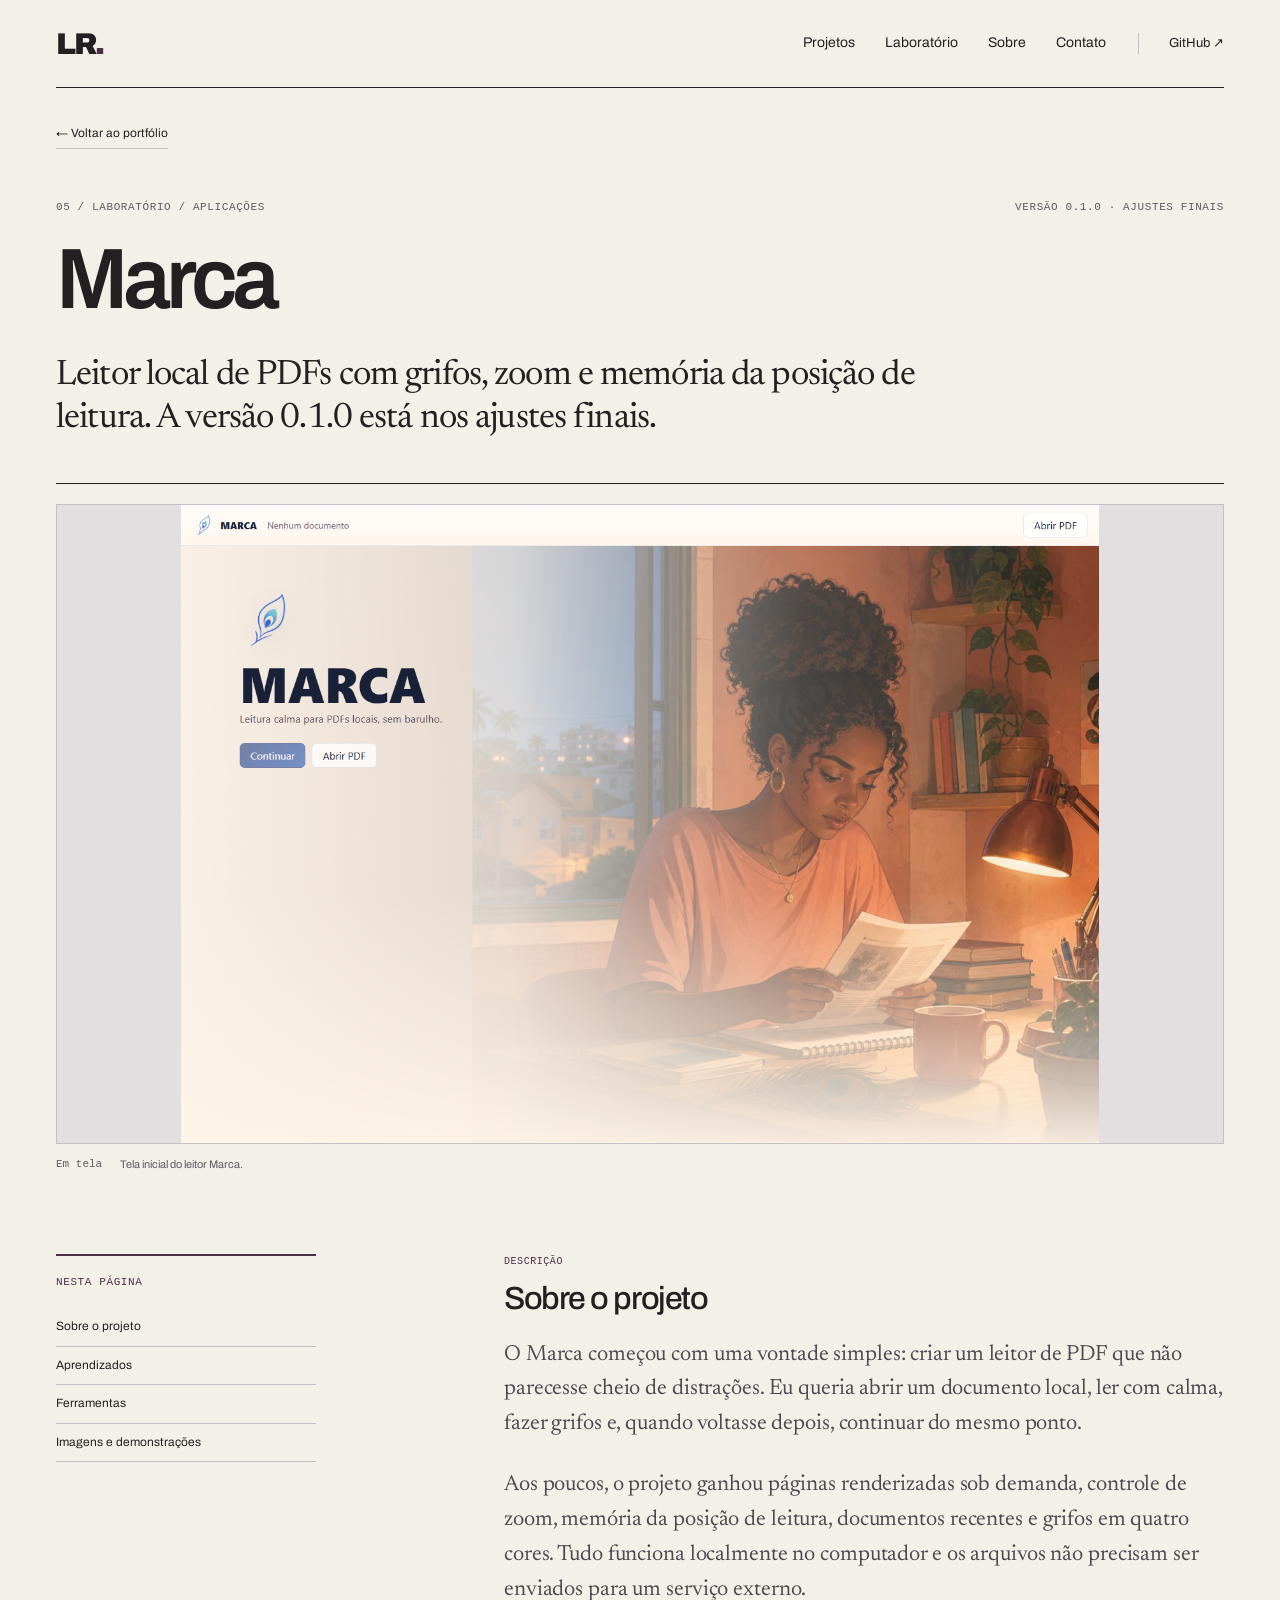
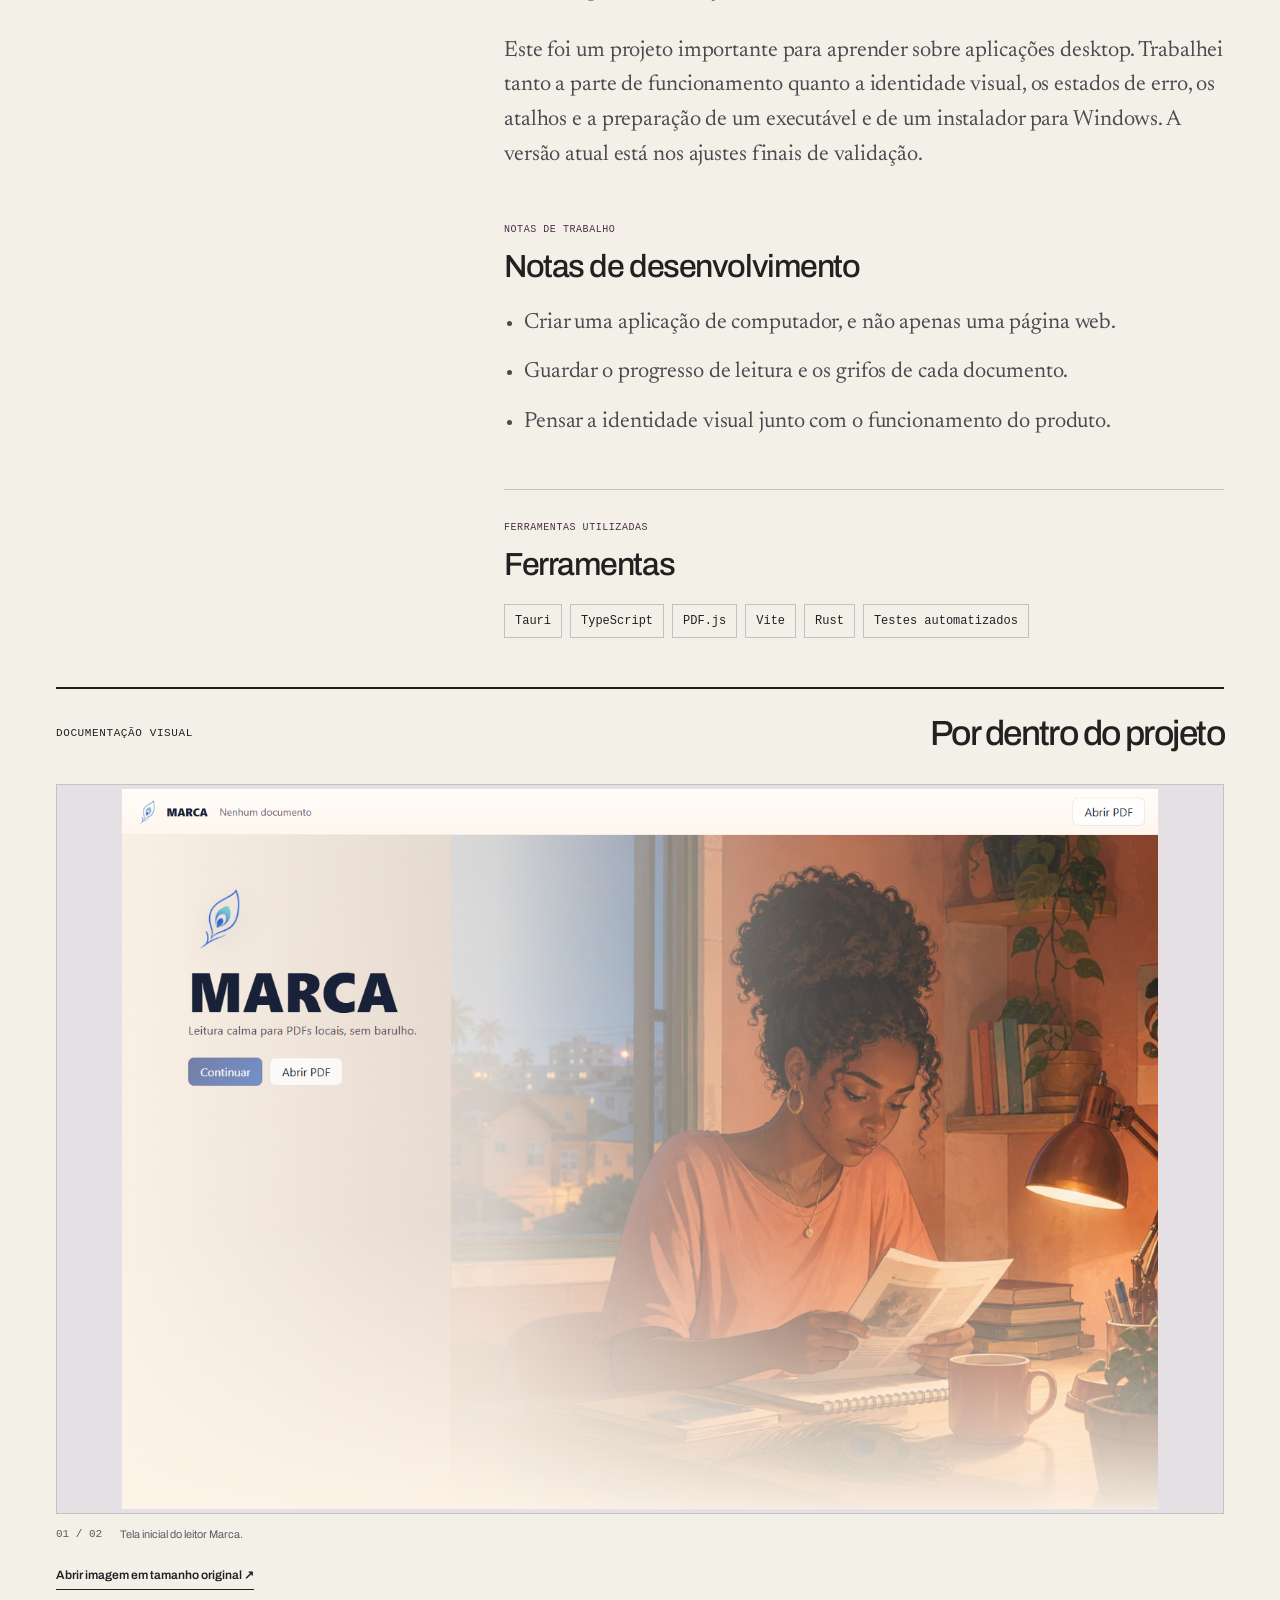
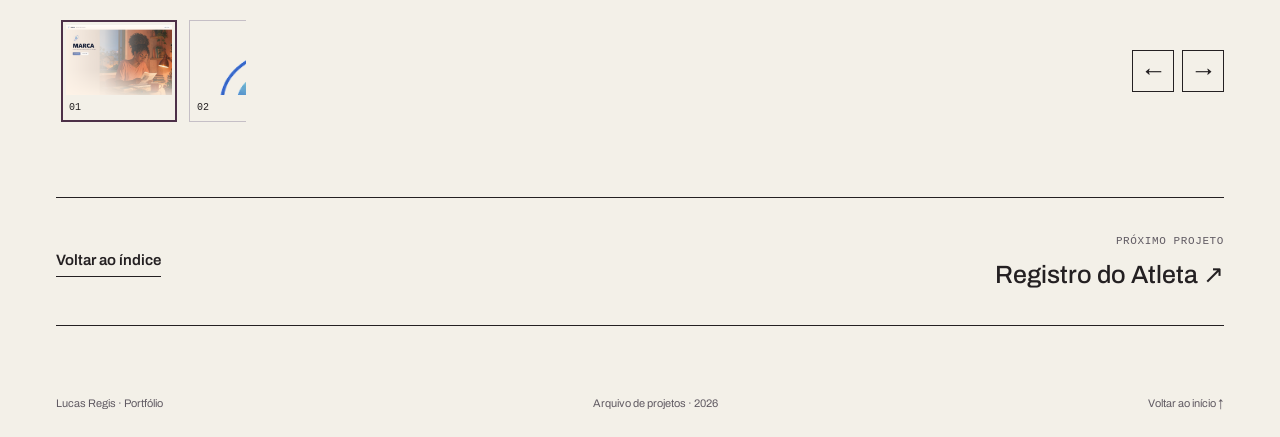
<file: projetos/marca.html>
<!doctype html>
<html lang="pt-BR"><head>
<meta charset="utf-8"><meta name="viewport" content="width=device-width, initial-scale=1">
<meta name="theme-color" content="#4d3048"><meta name="description" content="Leitor local de PDFs com grifos, zoom e memória da posição de leitura. A versão 0.1.0 está nos ajustes finais.">
<meta property="og:type" content="website"><meta property="og:title" content="Marca — Lucas Regis"><meta property="og:description" content="Leitor local de PDFs com grifos, zoom e memória da posição de leitura. A versão 0.1.0 está nos ajustes finais.">
<meta property="og:url" content="https://lucaaregis4r-ops.github.io/Lucasportifolio/projetos/marca.html"><meta property="og:image" content="https://lucaaregis4r-ops.github.io/Lucasportifolio/assets/imagens/foto-lucas.jpg">
<link rel="canonical" href="https://lucaaregis4r-ops.github.io/Lucasportifolio/projetos/marca.html"><title>Marca — Lucas Regis</title>
<link rel="icon" href="../assets/favicon.svg" type="image/svg+xml">
<link rel="preconnect" href="https://fonts.googleapis.com"><link rel="preconnect" href="https://fonts.gstatic.com" crossorigin>
<link href="https://fonts.googleapis.com/css2?family=Archivo:wght@400;500;600;700;800;900&family=Newsreader:ital,wght@0,400;0,500;1,400;1,500&display=swap" rel="stylesheet">
<link rel="stylesheet" href="../style.css"><script src="../script.js" defer></script>
</head><body><a class="skip-link" href="#conteudo">Pular para o conteúdo</a><header class="site-header wrap"><a class="wordmark" href="../index.html#inicio" aria-label="Lucas Regis, início">LR<span aria-hidden="true">.</span></a>
    <nav aria-label="Navegação principal"><a href="../index.html#projetos">Projetos</a><a href="../index.html#laboratorio">Laboratório</a><a href="../index.html#sobre">Sobre</a><a href="../index.html#contato">Contato</a></nav>
    <a class="header-github" href="https://github.com/lucaaregis4r-ops">GitHub <span aria-hidden="true">↗</span></a></header>
<main id="conteudo" class="case-main wrap"><section class="case-opening" id="inicio"><a class="back-link" href="../index.html#laboratorio">← Voltar ao portfólio</a><div class="case-meta meta"><span>05 / Laboratório / Aplicações</span><span>Versão 0.1.0 · ajustes finais</span></div><h1>Marca</h1><p class="case-deck">Leitor local de PDFs com grifos, zoom e memória da posição de leitura. A versão 0.1.0 está nos ajustes finais.</p></section>

<figure class="case-cover"><img class="" src="../assets/imagens/marca-home.png" alt="Tela inicial do Marca com opções para continuar a leitura ou abrir um PDF" width="1440" height="1000" loading="eager" decoding="async"><figcaption><span>Em tela</span>Tela inicial do leitor Marca.</figcaption></figure>
<div class="case-layout"><aside class="case-sidebar"><nav aria-label="Nesta página"><p class="meta">Nesta página</p><a href="#sobre-projeto">Sobre o projeto</a><a href="#aprendizados">Aprendizados</a><a href="#ferramentas">Ferramentas</a><a href="#imagens">Imagens e demonstrações</a></nav></aside><div class="case-story"><section class="story-section" id="sobre-projeto"><p class="meta">Descrição</p><h2>Sobre o projeto</h2><p>O Marca começou com uma vontade simples: criar um leitor de PDF que não parecesse cheio de distrações. Eu queria abrir um documento local, ler com calma, fazer grifos e, quando voltasse depois, continuar do mesmo ponto.</p><p>Aos poucos, o projeto ganhou páginas renderizadas sob demanda, controle de zoom, memória da posição de leitura, documentos recentes e grifos em quatro cores. Tudo funciona localmente no computador e os arquivos não precisam ser enviados para um serviço externo.</p><p>Este foi um projeto importante para aprender sobre aplicações desktop. Trabalhei tanto a parte de funcionamento quanto a identidade visual, os estados de erro, os atalhos e a preparação de um executável e de um instalador para Windows. A versão atual está nos ajustes finais de validação.</p></section><section class="story-section" id="aprendizados"><p class="meta">Notas de trabalho</p><h2>Notas de desenvolvimento</h2><ul class="learning-list"><li>Criar uma aplicação de computador, e não apenas uma página web.</li><li>Guardar o progresso de leitura e os grifos de cada documento.</li><li>Pensar a identidade visual junto com o funcionamento do produto.</li></ul></section><section class="story-section tools-section" id="ferramentas"><p class="meta">Ferramentas utilizadas</p><h2>Ferramentas</h2><ul class="tools-list"><li>Tauri</li><li>TypeScript</li><li>PDF.js</li><li>Vite</li><li>Rust</li><li>Testes automatizados</li></ul></section></div></div>
<section class="case-gallery" id="imagens" aria-labelledby="gallery-title"><div class="subsection-heading"><p class="meta">Documentação visual</p><h2 id="gallery-title">Por dentro do projeto</h2></div><div class="gallery" data-gallery="[{&quot;src&quot;: &quot;./assets/imagens/marca-home.png&quot;, &quot;alt&quot;: &quot;Tela inicial do Marca com opções para continuar a leitura ou abrir um PDF&quot;, &quot;legenda&quot;: &quot;Tela inicial do leitor Marca.&quot;}, {&quot;src&quot;: &quot;./assets/imagens/marca-pena.png&quot;, &quot;alt&quot;: &quot;Símbolo de pena utilizado na identidade visual do Marca&quot;, &quot;legenda&quot;: &quot;Símbolo criado para a identidade visual do aplicativo.&quot;}]"><figure><div class="gallery-stage"><img class="gallery-image" src="../assets/imagens/marca-home.png" alt="Tela inicial do Marca com opções para continuar a leitura ou abrir um PDF" width="1440" height="1000" loading="lazy" decoding="async"></div><figcaption aria-live="polite"><span class="gallery-counter">01 / 02</span><span class="gallery-caption">Tela inicial do leitor Marca.</span></figcaption></figure><div class="gallery-actions"><a class="text-link gallery-original" href="../assets/imagens/marca-home.png" target="_blank" rel="noopener">Abrir imagem em tamanho original ↗</a><button class="motion-toggle" type="button" aria-pressed="false" hidden>Reproduzir demonstração</button></div><div class="gallery-controls" hidden><div class="gallery-thumbs" role="group" aria-label="Selecionar imagem"><button type="button" data-slide="0" aria-pressed="true" aria-label="1. Tela inicial do Marca com opções para continuar a leitura ou abrir um PDF"><img class="" src="../assets/imagens/marca-home.png" alt="" width="1440" height="1000" loading="lazy" decoding="async"><span>01</span></button><button type="button" data-slide="1" aria-pressed="false" aria-label="2. Símbolo de pena utilizado na identidade visual do Marca"><img class="" src="../assets/imagens/marca-pena.png" alt="" width="255" height="378" loading="lazy" decoding="async"><span>02</span></button></div><div class="gallery-arrows"><button type="button" data-direction="-1" aria-label="Imagem anterior">←</button><button type="button" data-direction="1" aria-label="Próxima imagem">→</button></div></div><noscript><ul><li><a href="../assets/imagens/marca-home.png">Tela inicial do leitor Marca.</a></li><li><a href="../assets/imagens/marca-pena.png">Símbolo criado para a identidade visual do aplicativo.</a></li></ul></noscript></div></section><nav class="case-end" aria-label="Continuar explorando"><a class="text-link" href="../index.html#laboratorio">Voltar ao índice</a><a href="registro-do-atleta.html"><span class="meta">Próximo projeto</span><span>Registro do Atleta ↗</span></a></nav></main><footer class="site-footer wrap"><span>Lucas Regis · Portfólio</span><span>Arquivo de projetos · 2026</span><a href="#inicio">Voltar ao início ↑</a></footer></body></html>
</file>
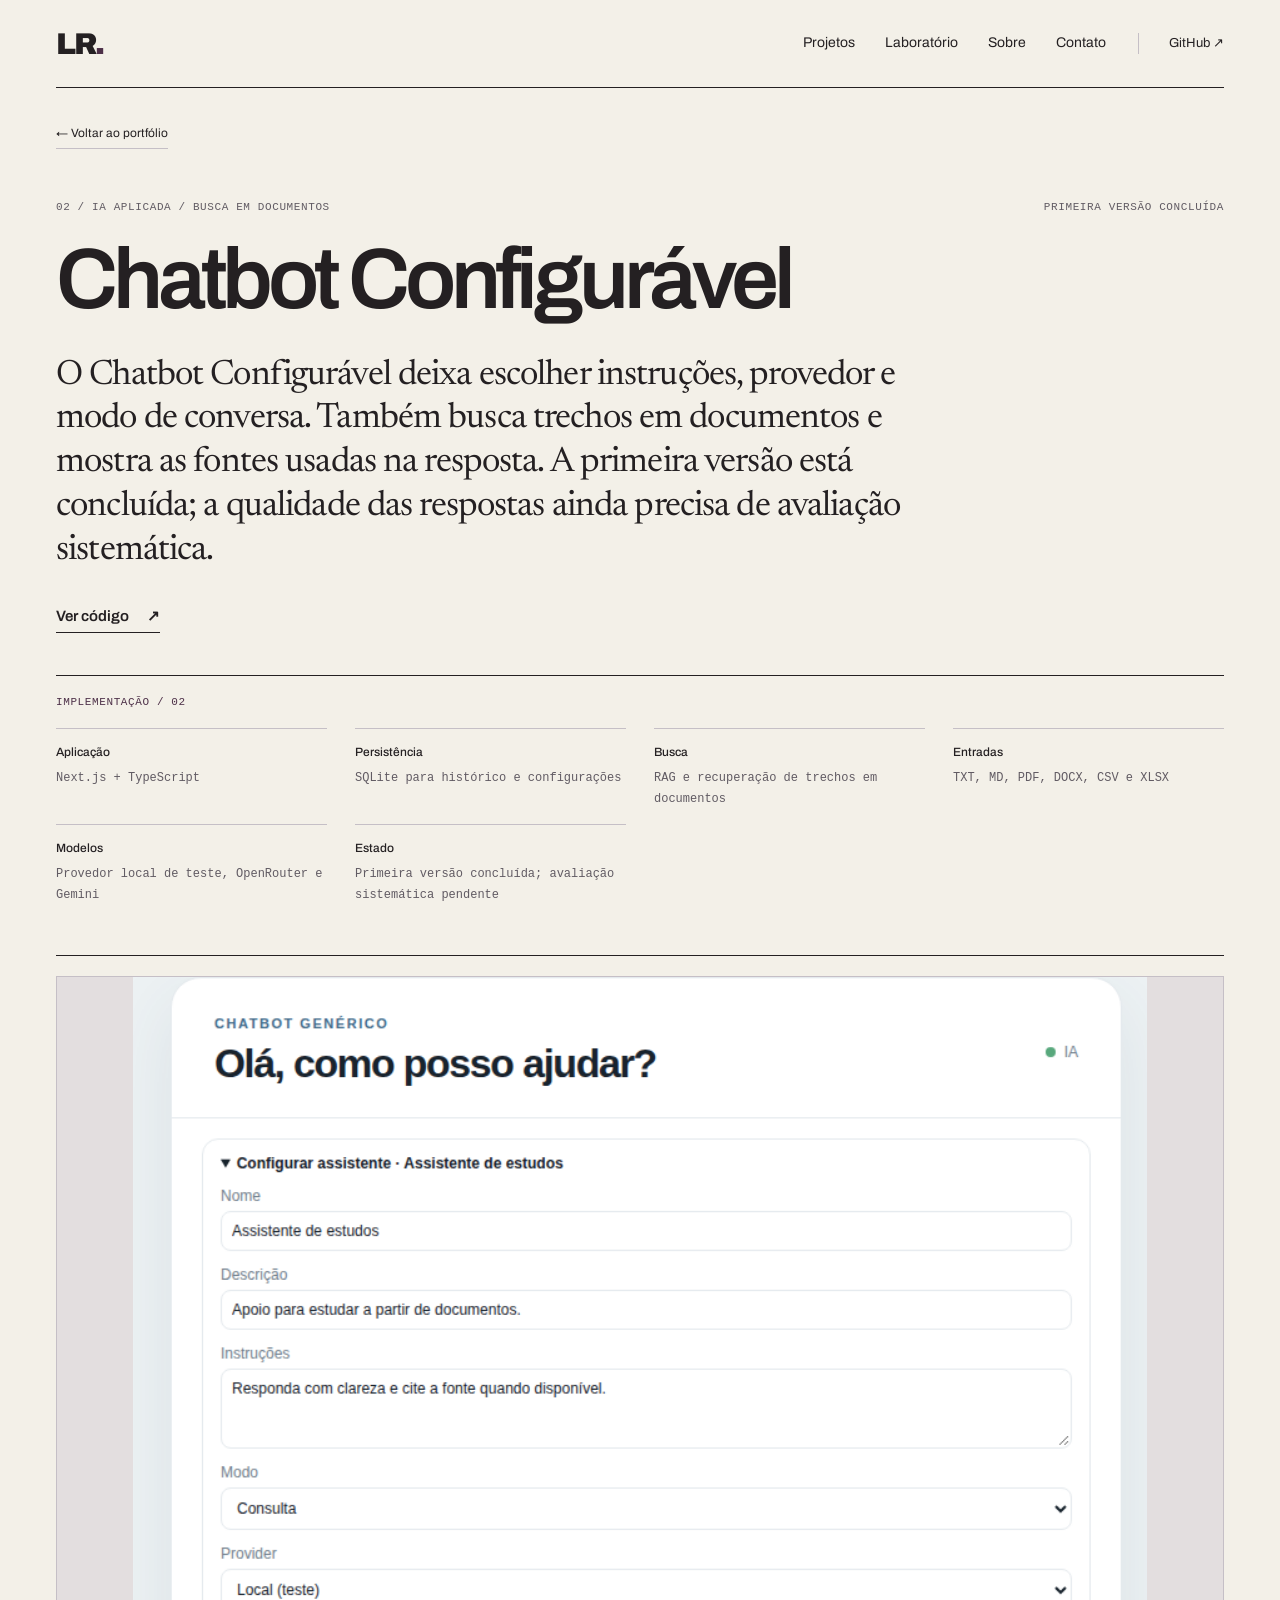
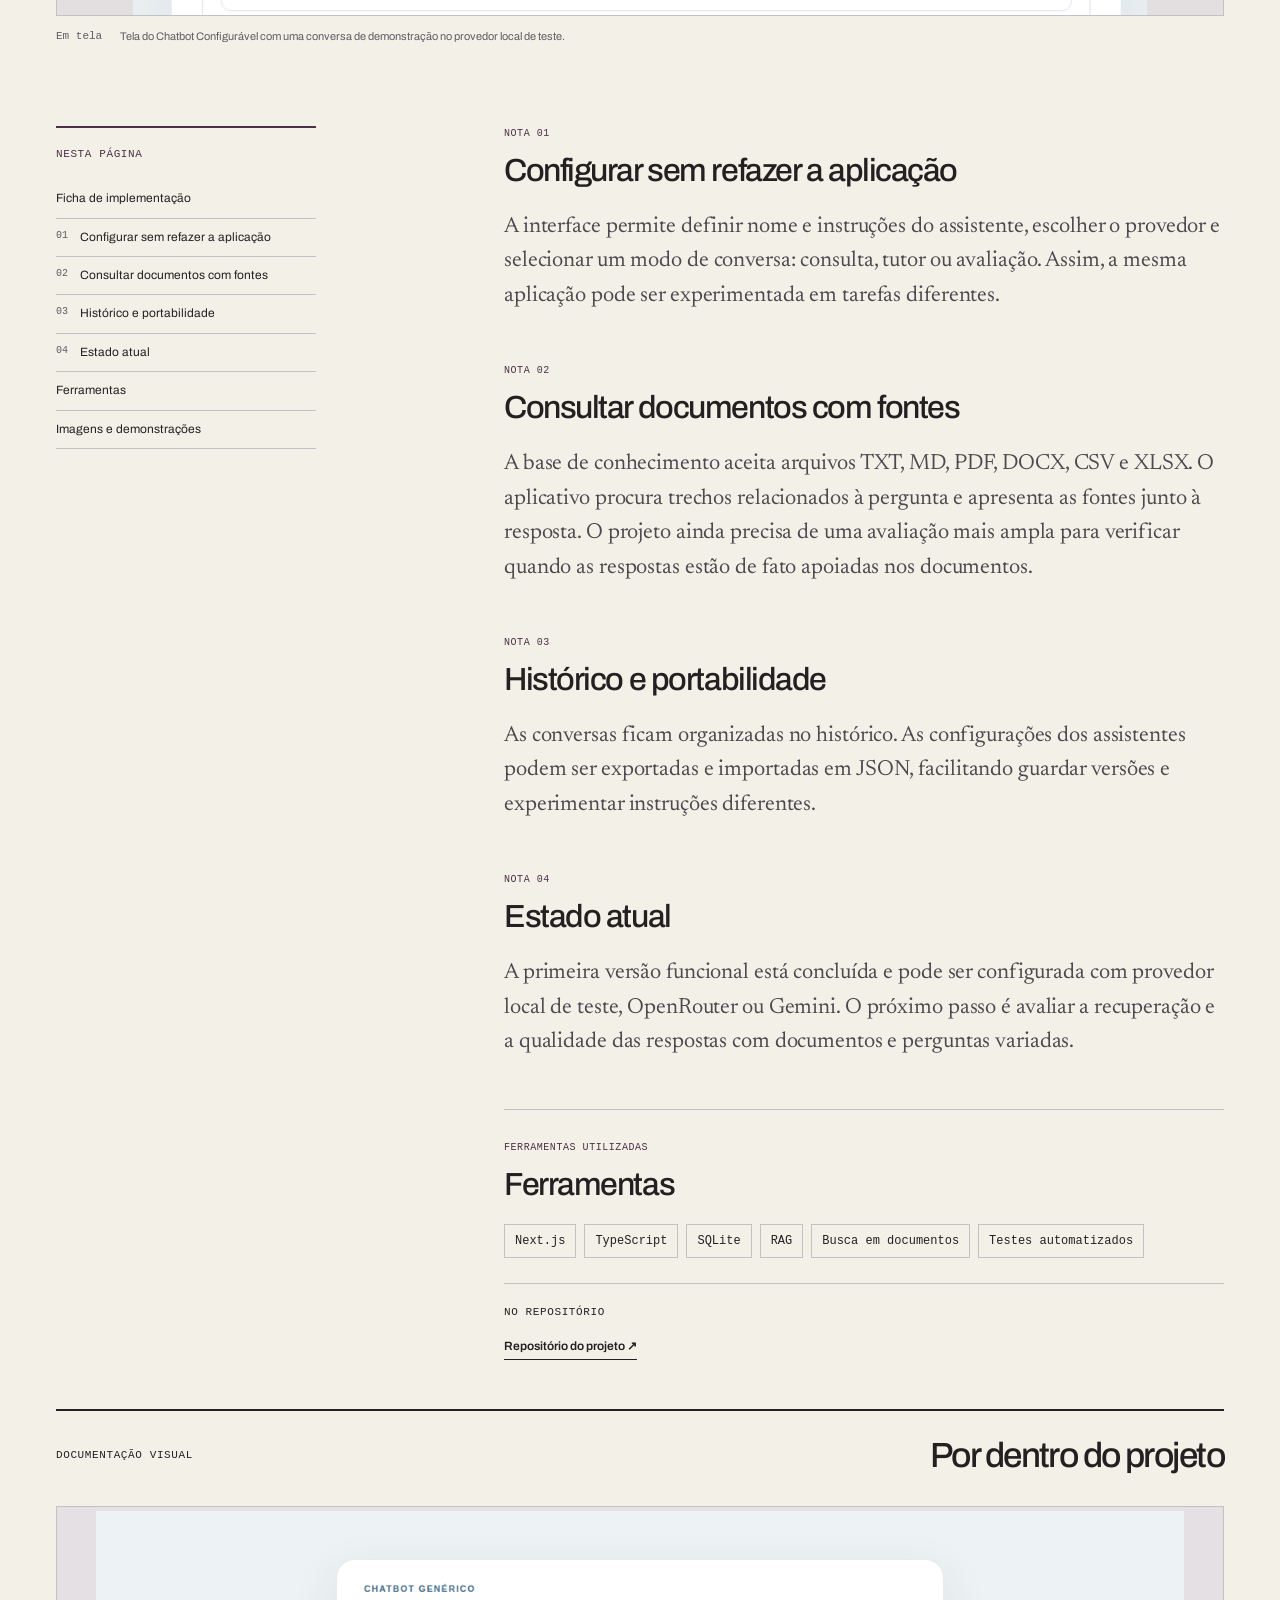
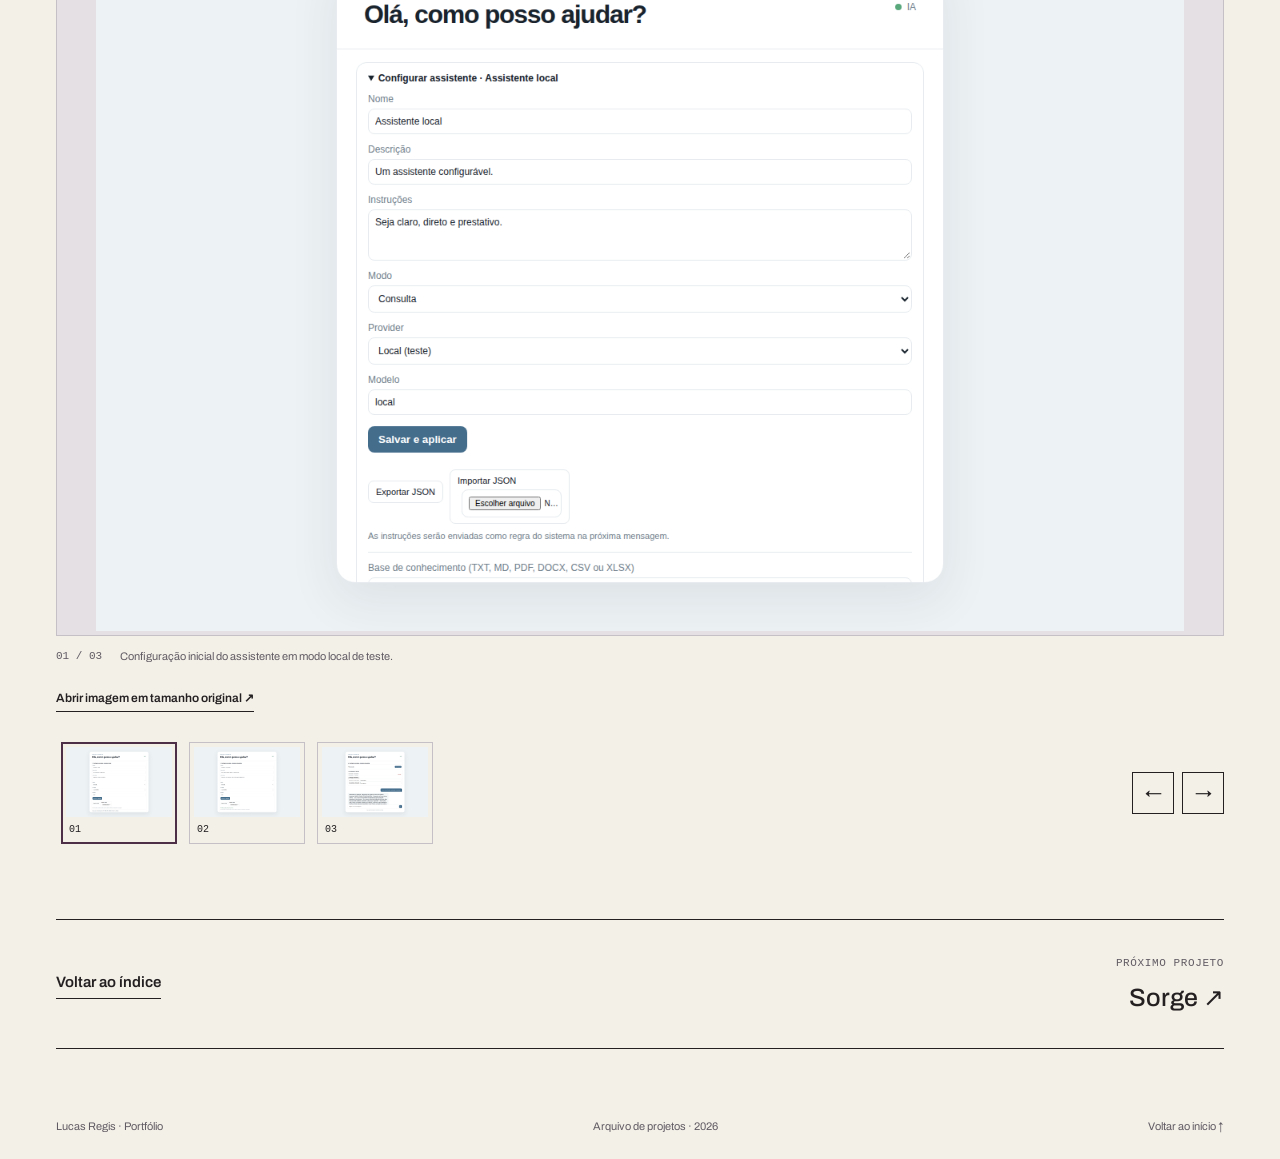
<file: projetos/modelo-de-chatbot-configuravel.html>
<!doctype html>
<html lang="pt-BR"><head>
<meta charset="utf-8"><meta name="viewport" content="width=device-width, initial-scale=1">
<meta name="theme-color" content="#4d3048"><meta name="description" content="O Chatbot Configurável deixa escolher instruções, provedor e modo de conversa. Também busca trechos em documentos e mostra as fontes usadas na resposta. A primeira versão está concluída; a qualidade das respostas ainda precisa de avaliação sistemática.">
<meta property="og:type" content="website"><meta property="og:title" content="Chatbot Configurável — Lucas Regis"><meta property="og:description" content="O Chatbot Configurável deixa escolher instruções, provedor e modo de conversa. Também busca trechos em documentos e mostra as fontes usadas na resposta. A primeira versão está concluída; a qualidade das respostas ainda precisa de avaliação sistemática.">
<meta property="og:url" content="https://lucaaregis4r-ops.github.io/Lucasportifolio/projetos/modelo-de-chatbot-configuravel.html"><meta property="og:image" content="https://lucaaregis4r-ops.github.io/Lucasportifolio/assets/imagens/foto-lucas.jpg">
<link rel="canonical" href="https://lucaaregis4r-ops.github.io/Lucasportifolio/projetos/modelo-de-chatbot-configuravel.html"><title>Chatbot Configurável — Lucas Regis</title>
<link rel="icon" href="../assets/favicon.svg" type="image/svg+xml">
<link rel="preconnect" href="https://fonts.googleapis.com"><link rel="preconnect" href="https://fonts.gstatic.com" crossorigin>
<link href="https://fonts.googleapis.com/css2?family=Archivo:wght@400;500;600;700;800;900&family=Newsreader:ital,wght@0,400;0,500;1,400;1,500&display=swap" rel="stylesheet">
<link rel="stylesheet" href="../style.css"><script src="../script.js" defer></script>
</head><body><a class="skip-link" href="#conteudo">Pular para o conteúdo</a><header class="site-header wrap"><a class="wordmark" href="../index.html#inicio" aria-label="Lucas Regis, início">LR<span aria-hidden="true">.</span></a>
    <nav aria-label="Navegação principal"><a href="../index.html#projetos">Projetos</a><a href="../index.html#laboratorio">Laboratório</a><a href="../index.html#sobre">Sobre</a><a href="../index.html#contato">Contato</a></nav>
    <a class="header-github" href="https://github.com/lucaaregis4r-ops">GitHub <span aria-hidden="true">↗</span></a></header>
<main id="conteudo" class="case-main wrap"><section class="case-opening" id="inicio"><a class="back-link" href="../index.html#projetos">← Voltar ao portfólio</a><div class="case-meta meta"><span>02 / IA aplicada / busca em documentos</span><span>Primeira versão concluída</span></div><h1>Chatbot Configurável</h1><p class="case-deck">O Chatbot Configurável deixa escolher instruções, provedor e modo de conversa. Também busca trechos em documentos e mostra as fontes usadas na resposta. A primeira versão está concluída; a qualidade das respostas ainda precisa de avaliação sistemática.</p><div class="project-links"><a class="text-link" href="https://github.com/lucaaregis4r-ops/Modelo-de-chatbot-configuravel">Ver código <span aria-hidden="true">↗</span></a></div></section>
<section class="implementation" id="implementacao" aria-labelledby="implementation-title"><h2 class="meta" id="implementation-title">Implementação / 02</h2><dl><div><dt>Aplicação</dt><dd>Next.js + TypeScript</dd></div><div><dt>Persistência</dt><dd>SQLite para histórico e configurações</dd></div><div><dt>Busca</dt><dd>RAG e recuperação de trechos em documentos</dd></div><div><dt>Entradas</dt><dd>TXT, MD, PDF, DOCX, CSV e XLSX</dd></div><div><dt>Modelos</dt><dd>Provedor local de teste, OpenRouter e Gemini</dd></div><div><dt>Estado</dt><dd>Primeira versão concluída; avaliação sistemática pendente</dd></div></dl></section>
<figure class="case-cover"><img class="" src="../assets/imagens/chatbot-capa.png" alt="Tela do Chatbot Configurável com uma conversa de demonstração no provedor local de teste." width="810" height="510" loading="eager" decoding="async"><figcaption><span>Em tela</span>Tela do Chatbot Configurável com uma conversa de demonstração no provedor local de teste.</figcaption></figure>
<div class="case-layout"><aside class="case-sidebar"><nav aria-label="Nesta página"><p class="meta">Nesta página</p><a href="#implementacao">Ficha de implementação</a><a href="#nota-1"><span>01</span>Configurar sem refazer a aplicação</a><a href="#nota-2"><span>02</span>Consultar documentos com fontes</a><a href="#nota-3"><span>03</span>Histórico e portabilidade</a><a href="#nota-4"><span>04</span>Estado atual</a><a href="#ferramentas">Ferramentas</a><a href="#imagens">Imagens e demonstrações</a></nav></aside><div class="case-story"><section class="story-section" id="nota-1"><p class="meta">Nota 01</p><h2>Configurar sem refazer a aplicação</h2><p>A interface permite definir nome e instruções do assistente, escolher o provedor e selecionar um modo de conversa: consulta, tutor ou avaliação. Assim, a mesma aplicação pode ser experimentada em tarefas diferentes.</p></section><section class="story-section" id="nota-2"><p class="meta">Nota 02</p><h2>Consultar documentos com fontes</h2><p>A base de conhecimento aceita arquivos TXT, MD, PDF, DOCX, CSV e XLSX. O aplicativo procura trechos relacionados à pergunta e apresenta as fontes junto à resposta. O projeto ainda precisa de uma avaliação mais ampla para verificar quando as respostas estão de fato apoiadas nos documentos.</p></section><section class="story-section" id="nota-3"><p class="meta">Nota 03</p><h2>Histórico e portabilidade</h2><p>As conversas ficam organizadas no histórico. As configurações dos assistentes podem ser exportadas e importadas em JSON, facilitando guardar versões e experimentar instruções diferentes.</p></section><section class="story-section" id="nota-4"><p class="meta">Nota 04</p><h2>Estado atual</h2><p>A primeira versão funcional está concluída e pode ser configurada com provedor local de teste, OpenRouter ou Gemini. O próximo passo é avaliar a recuperação e a qualidade das respostas com documentos e perguntas variadas.</p></section><section class="story-section tools-section" id="ferramentas"><p class="meta">Ferramentas utilizadas</p><h2>Ferramentas</h2><ul class="tools-list"><li>Next.js</li><li>TypeScript</li><li>SQLite</li><li>RAG</li><li>Busca em documentos</li><li>Testes automatizados</li></ul><div class="source-links"><p class="meta">No repositório</p><a class="text-link" href="https://github.com/lucaaregis4r-ops/Modelo-de-chatbot-configuravel">Repositório do projeto ↗</a></div></section></div></div>
<section class="case-gallery" id="imagens" aria-labelledby="gallery-title"><div class="subsection-heading"><p class="meta">Documentação visual</p><h2 id="gallery-title">Por dentro do projeto</h2></div><div class="gallery" data-gallery="[{&quot;src&quot;: &quot;./assets/imagens/chatbot-inicio.png&quot;, &quot;alt&quot;: &quot;Formulário de configuração de assistente no Chatbot Configurável&quot;, &quot;legenda&quot;: &quot;Configuração inicial do assistente em modo local de teste.&quot;}, {&quot;src&quot;: &quot;./assets/imagens/chatbot-configuracao.png&quot;, &quot;alt&quot;: &quot;Assistente de estudos configurado no app de chatbot&quot;, &quot;legenda&quot;: &quot;Configuração de um assistente de estudos fictício, usando o provedor local de teste.&quot;}, {&quot;src&quot;: &quot;./assets/imagens/chatbot-historico.png&quot;, &quot;alt&quot;: &quot;Histórico de conversas do assistente configurável&quot;, &quot;legenda&quot;: &quot;Histórico e conversa de demonstração no provedor local de teste.&quot;}]"><figure><div class="gallery-stage"><img class="gallery-image" src="../assets/imagens/chatbot-inicio.png" alt="Formulário de configuração de assistente no Chatbot Configurável" width="1360" height="900" loading="lazy" decoding="async"></div><figcaption aria-live="polite"><span class="gallery-counter">01 / 03</span><span class="gallery-caption">Configuração inicial do assistente em modo local de teste.</span></figcaption></figure><div class="gallery-actions"><a class="text-link gallery-original" href="../assets/imagens/chatbot-inicio.png" target="_blank" rel="noopener">Abrir imagem em tamanho original ↗</a><button class="motion-toggle" type="button" aria-pressed="false" hidden>Reproduzir demonstração</button></div><div class="gallery-controls" hidden><div class="gallery-thumbs" role="group" aria-label="Selecionar imagem"><button type="button" data-slide="0" aria-pressed="true" aria-label="1. Formulário de configuração de assistente no Chatbot Configurável"><img class="" src="../assets/imagens/chatbot-inicio.png" alt="" width="1360" height="900" loading="lazy" decoding="async"><span>01</span></button><button type="button" data-slide="1" aria-pressed="false" aria-label="2. Assistente de estudos configurado no app de chatbot"><img class="" src="../assets/imagens/chatbot-configuracao.png" alt="" width="1360" height="900" loading="lazy" decoding="async"><span>02</span></button><button type="button" data-slide="2" aria-pressed="false" aria-label="3. Histórico de conversas do assistente configurável"><img class="" src="../assets/imagens/chatbot-historico.png" alt="" width="1360" height="900" loading="lazy" decoding="async"><span>03</span></button></div><div class="gallery-arrows"><button type="button" data-direction="-1" aria-label="Imagem anterior">←</button><button type="button" data-direction="1" aria-label="Próxima imagem">→</button></div></div><noscript><ul><li><a href="../assets/imagens/chatbot-inicio.png">Configuração inicial do assistente em modo local de teste.</a></li><li><a href="../assets/imagens/chatbot-configuracao.png">Configuração de um assistente de estudos fictício, usando o provedor local de teste.</a></li><li><a href="../assets/imagens/chatbot-historico.png">Histórico e conversa de demonstração no provedor local de teste.</a></li></ul></noscript></div></section><nav class="case-end" aria-label="Continuar explorando"><a class="text-link" href="../index.html#laboratorio">Voltar ao índice</a><a href="sorge.html"><span class="meta">Próximo projeto</span><span>Sorge ↗</span></a></nav></main><footer class="site-footer wrap"><span>Lucas Regis · Portfólio</span><span>Arquivo de projetos · 2026</span><a href="#inicio">Voltar ao início ↑</a></footer></body></html>
</file>
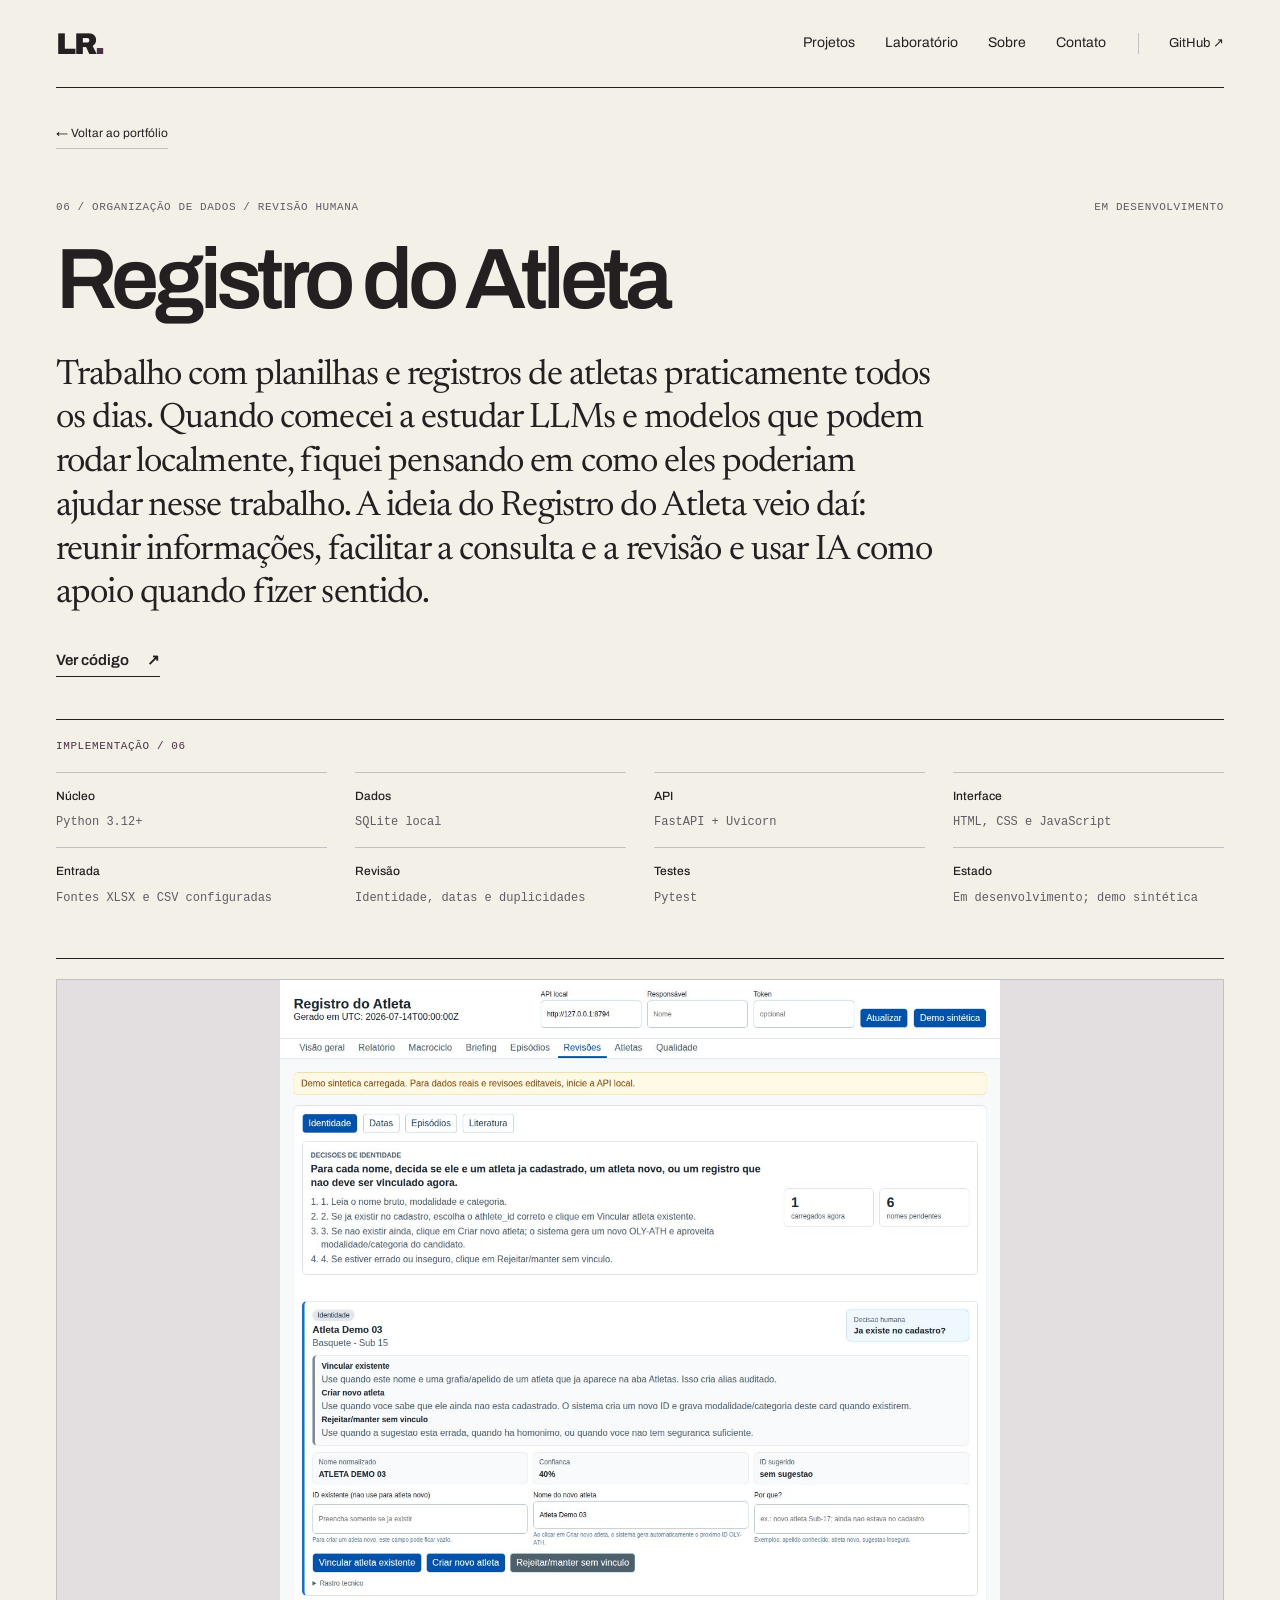
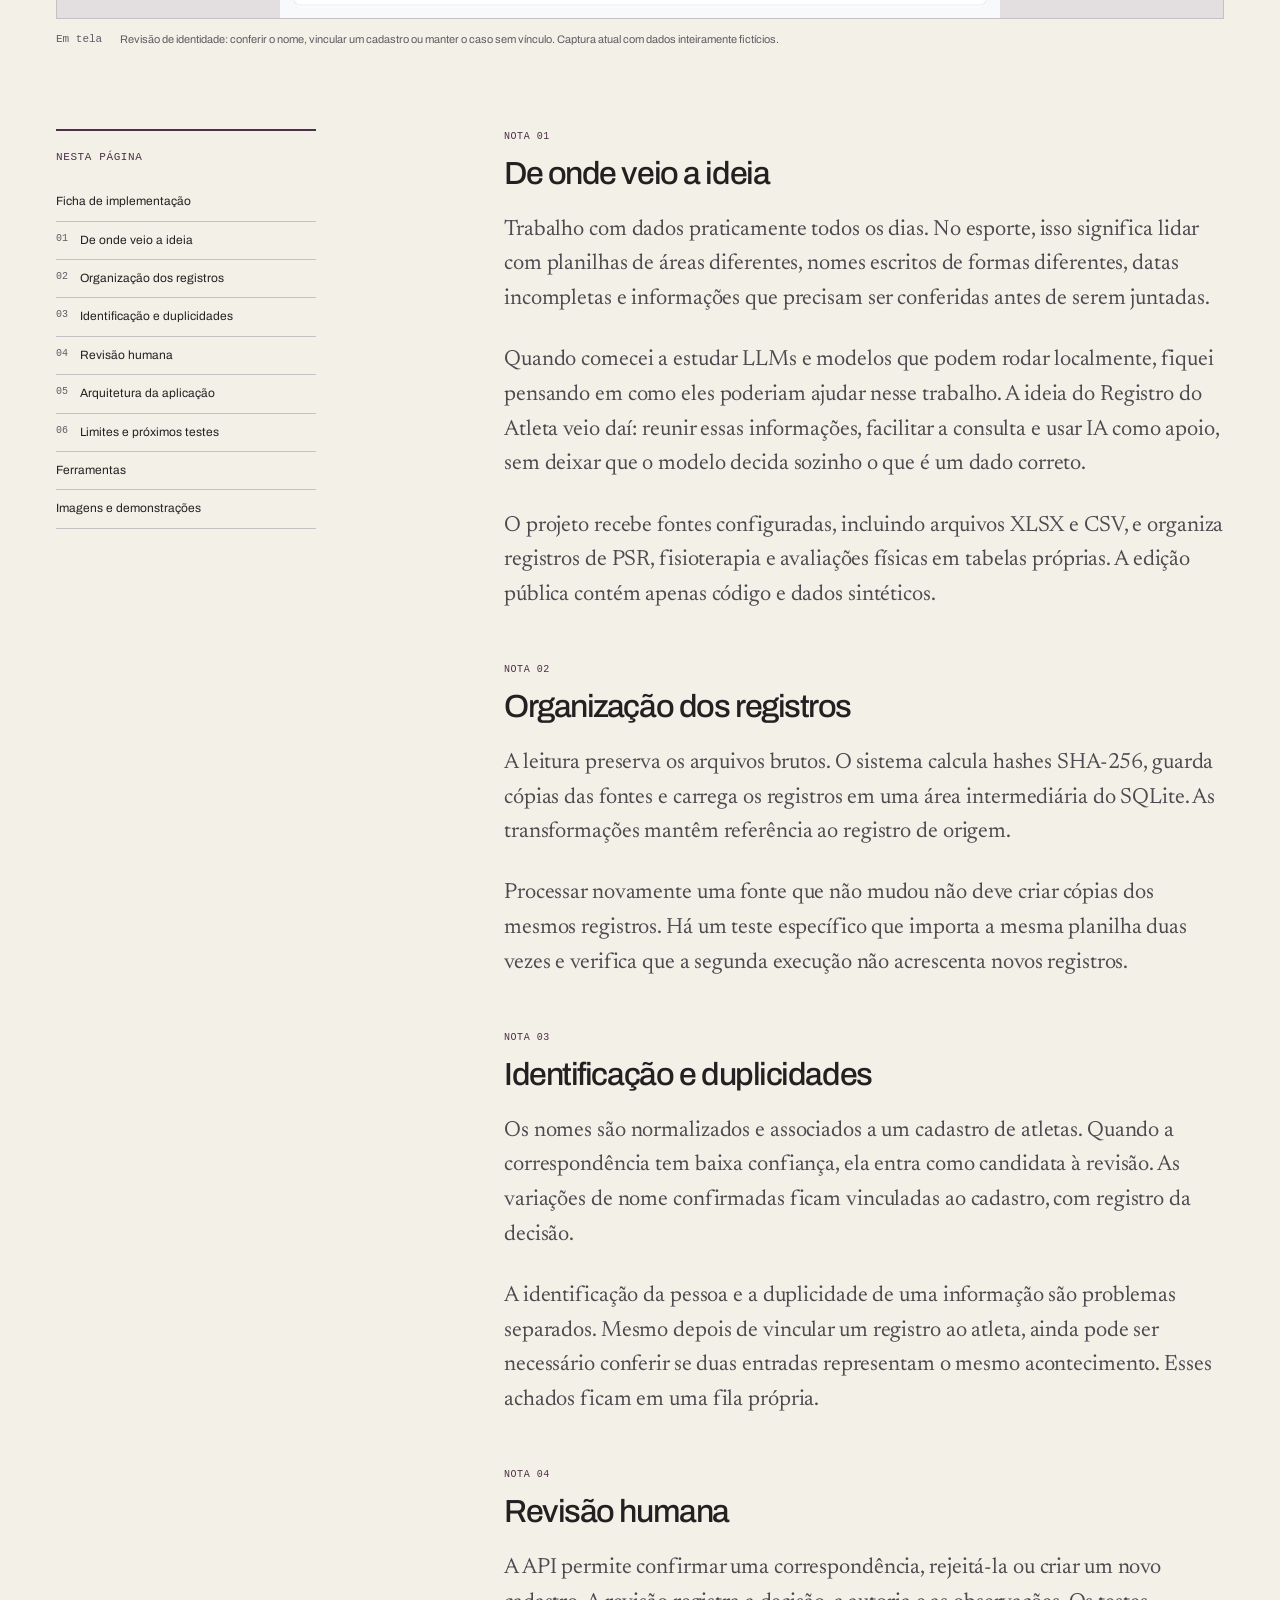
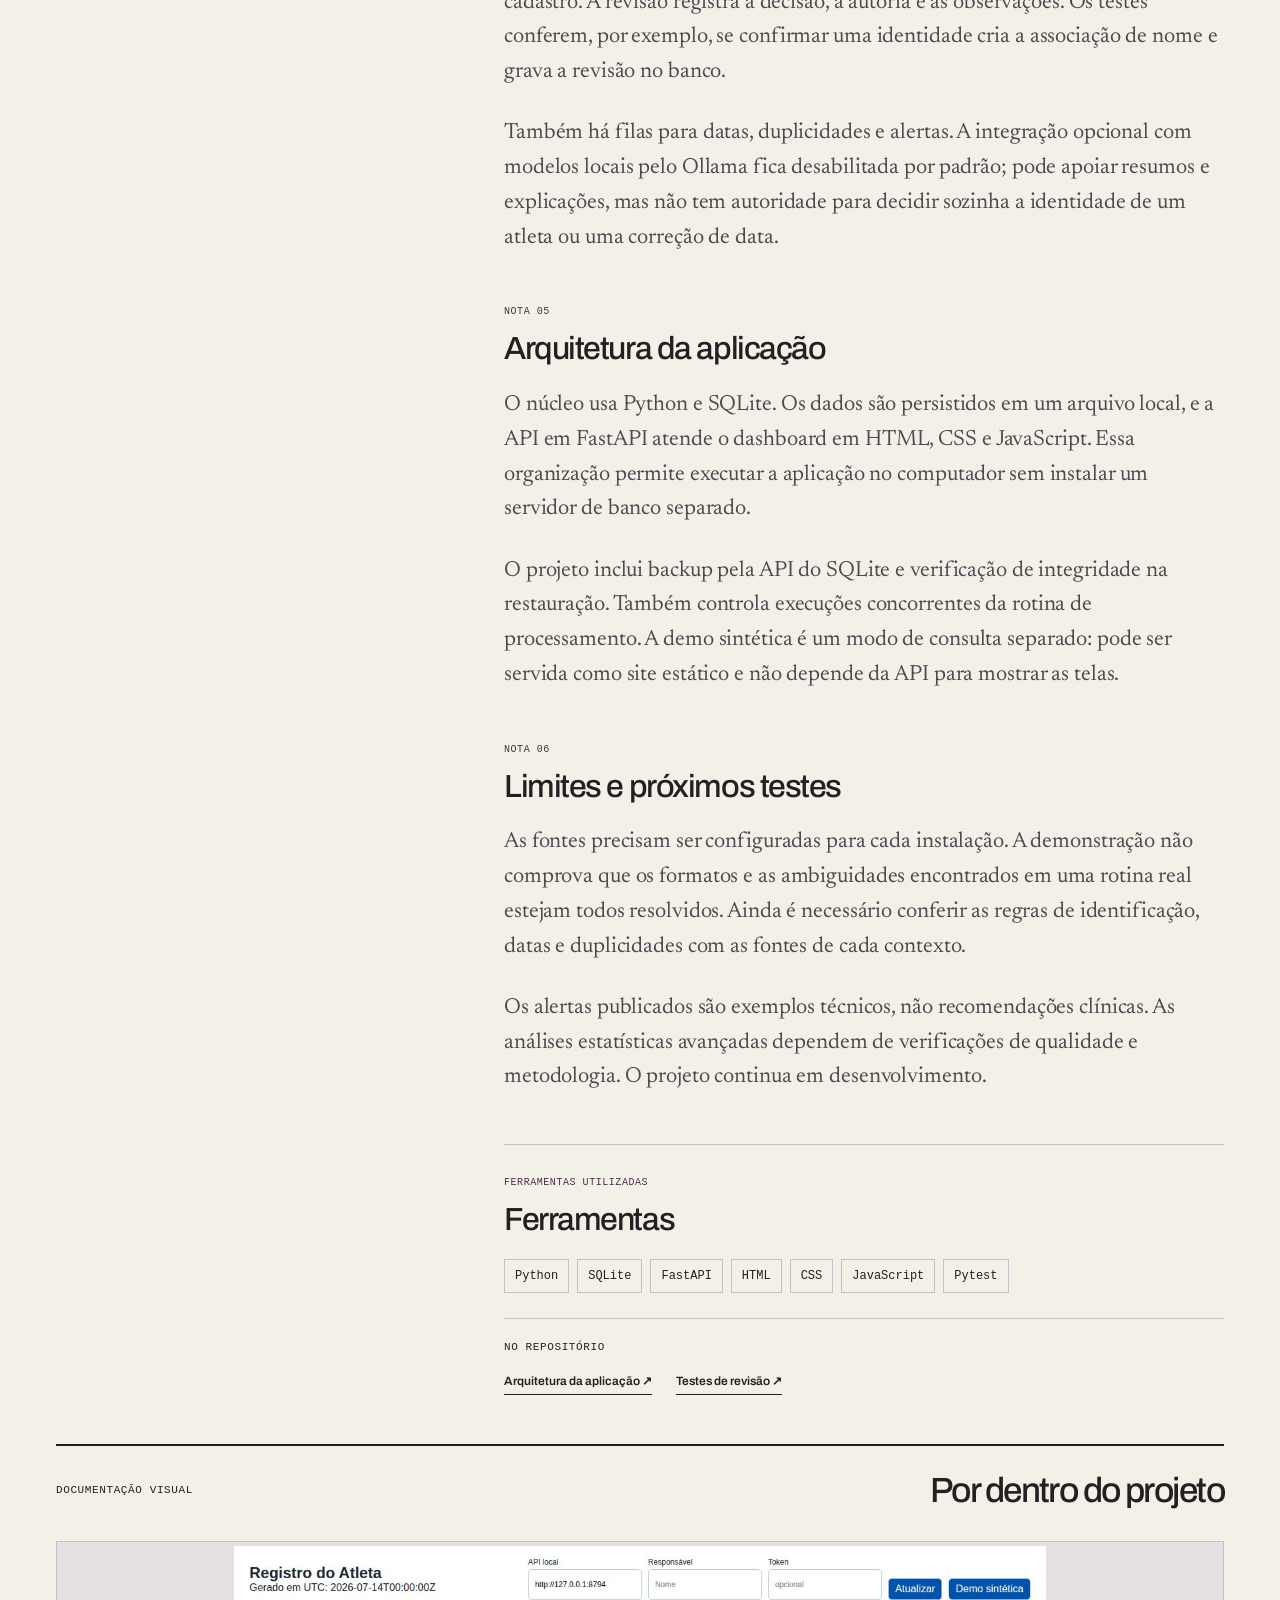
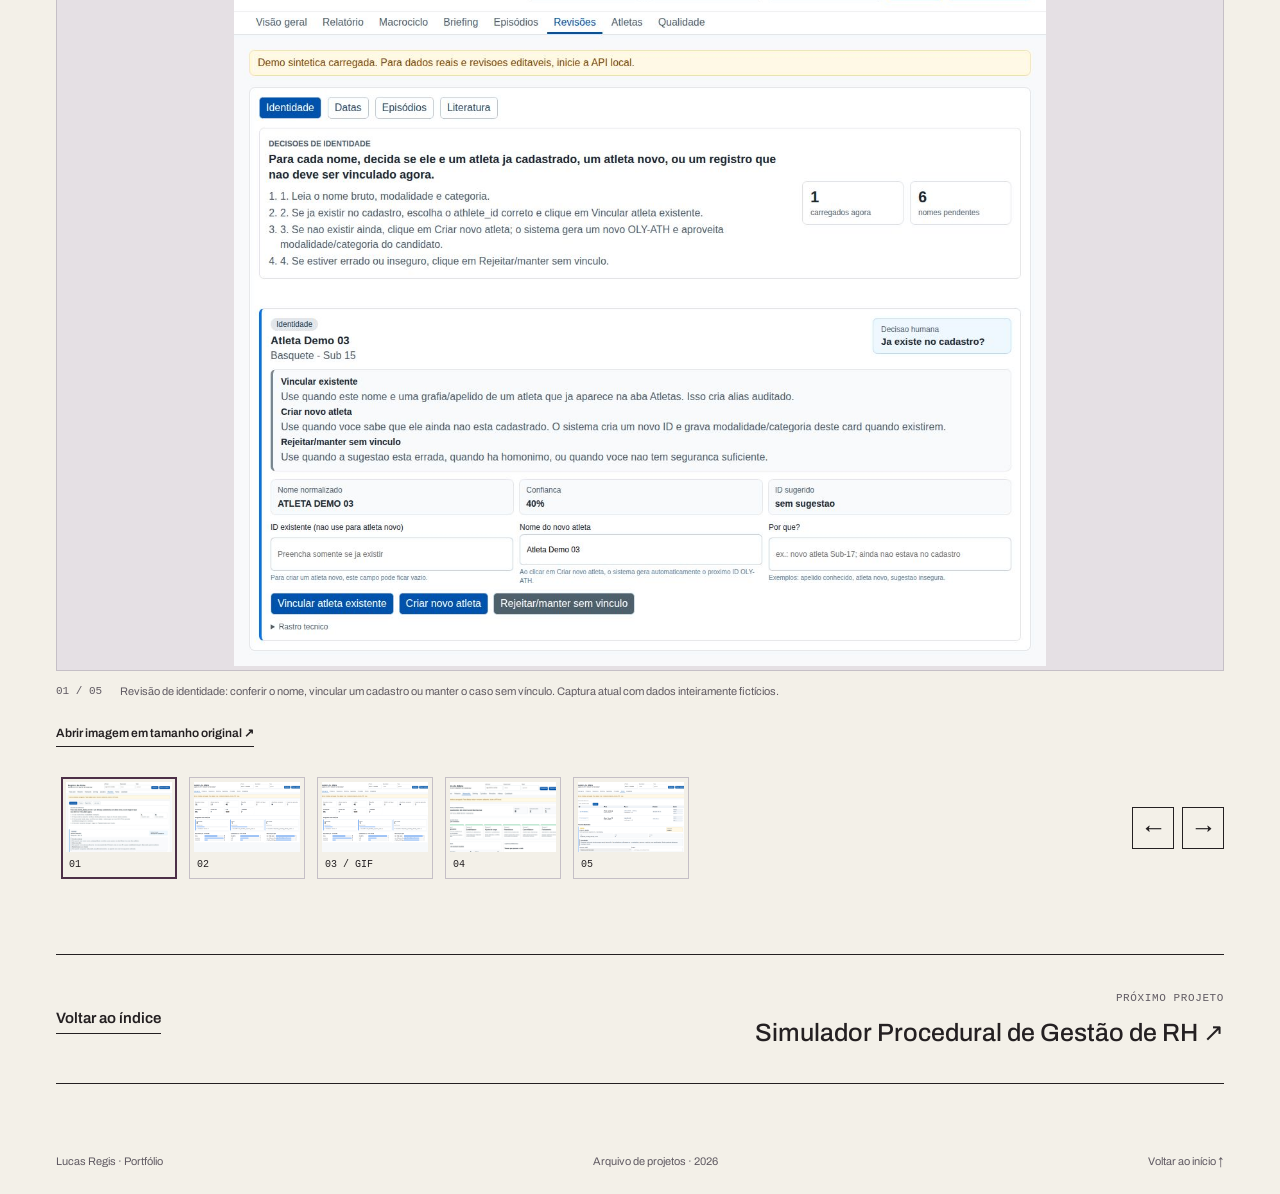
<file: projetos/registro-do-atleta.html>
<!doctype html>
<html lang="pt-BR"><head>
<meta charset="utf-8"><meta name="viewport" content="width=device-width, initial-scale=1">
<meta name="theme-color" content="#4d3048"><meta name="description" content="Trabalho com planilhas e registros de atletas praticamente todos os dias. Quando comecei a estudar LLMs e modelos que podem rodar localmente, fiquei pensando em como eles poderiam ajudar nesse trabalho. A ideia do Registro do Atleta veio daí: reunir informações, facilitar a consulta e a revisão e usar IA como apoio quando fizer sentido.">
<meta property="og:type" content="website"><meta property="og:title" content="Registro do Atleta — Lucas Regis"><meta property="og:description" content="Trabalho com planilhas e registros de atletas praticamente todos os dias. Quando comecei a estudar LLMs e modelos que podem rodar localmente, fiquei pensando em como eles poderiam ajudar nesse trabalho. A ideia do Registro do Atleta veio daí: reunir informações, facilitar a consulta e a revisão e usar IA como apoio quando fizer sentido.">
<meta property="og:url" content="https://lucaaregis4r-ops.github.io/Lucasportifolio/projetos/registro-do-atleta.html"><meta property="og:image" content="https://lucaaregis4r-ops.github.io/Lucasportifolio/assets/imagens/foto-lucas.jpg">
<link rel="canonical" href="https://lucaaregis4r-ops.github.io/Lucasportifolio/projetos/registro-do-atleta.html"><title>Registro do Atleta — Lucas Regis</title>
<link rel="icon" href="../assets/favicon.svg" type="image/svg+xml">
<link rel="preconnect" href="https://fonts.googleapis.com"><link rel="preconnect" href="https://fonts.gstatic.com" crossorigin>
<link href="https://fonts.googleapis.com/css2?family=Archivo:wght@400;500;600;700;800;900&family=Newsreader:ital,wght@0,400;0,500;1,400;1,500&display=swap" rel="stylesheet">
<link rel="stylesheet" href="../style.css"><script src="../script.js" defer></script>
</head><body><a class="skip-link" href="#conteudo">Pular para o conteúdo</a><header class="site-header wrap"><a class="wordmark" href="../index.html#inicio" aria-label="Lucas Regis, início">LR<span aria-hidden="true">.</span></a>
    <nav aria-label="Navegação principal"><a href="../index.html#projetos">Projetos</a><a href="../index.html#laboratorio">Laboratório</a><a href="../index.html#sobre">Sobre</a><a href="../index.html#contato">Contato</a></nav>
    <a class="header-github" href="https://github.com/lucaaregis4r-ops">GitHub <span aria-hidden="true">↗</span></a></header>
<main id="conteudo" class="case-main wrap"><section class="case-opening" id="inicio"><a class="back-link" href="../index.html#projetos">← Voltar ao portfólio</a><div class="case-meta meta"><span>06 / Organização de dados / revisão humana</span><span>Em desenvolvimento</span></div><h1>Registro do Atleta</h1><p class="case-deck">Trabalho com planilhas e registros de atletas praticamente todos os dias. Quando comecei a estudar LLMs e modelos que podem rodar localmente, fiquei pensando em como eles poderiam ajudar nesse trabalho. A ideia do Registro do Atleta veio daí: reunir informações, facilitar a consulta e a revisão e usar IA como apoio quando fizer sentido.</p><div class="project-links"><a class="text-link" href="https://github.com/lucaaregis4r-ops/registro-do-atleta">Ver código <span aria-hidden="true">↗</span></a></div></section>
<section class="implementation" id="implementacao" aria-labelledby="implementation-title"><h2 class="meta" id="implementation-title">Implementação / 06</h2><dl><div><dt>Núcleo</dt><dd>Python 3.12+</dd></div><div><dt>Dados</dt><dd>SQLite local</dd></div><div><dt>API</dt><dd>FastAPI + Uvicorn</dd></div><div><dt>Interface</dt><dd>HTML, CSS e JavaScript</dd></div><div><dt>Entrada</dt><dd>Fontes XLSX e CSV configuradas</dd></div><div><dt>Revisão</dt><dd>Identidade, datas e duplicidades</dd></div><div><dt>Testes</dt><dd>Pytest</dd></div><div><dt>Estado</dt><dd>Em desenvolvimento; demo sintética</dd></div></dl></section>
<figure class="case-cover"><img class="" src="../assets/imagens/registro-atleta-revisoes-atual.png" alt="Revisão de identidade: conferir o nome, vincular um cadastro ou manter o caso sem vínculo. Captura atual com dados inteiramente fictícios." width="1265" height="1121" loading="eager" decoding="async"><figcaption><span>Em tela</span>Revisão de identidade: conferir o nome, vincular um cadastro ou manter o caso sem vínculo. Captura atual com dados inteiramente fictícios.</figcaption></figure>
<div class="case-layout"><aside class="case-sidebar"><nav aria-label="Nesta página"><p class="meta">Nesta página</p><a href="#implementacao">Ficha de implementação</a><a href="#nota-1"><span>01</span>De onde veio a ideia</a><a href="#nota-2"><span>02</span>Organização dos registros</a><a href="#nota-3"><span>03</span>Identificação e duplicidades</a><a href="#nota-4"><span>04</span>Revisão humana</a><a href="#nota-5"><span>05</span>Arquitetura da aplicação</a><a href="#nota-6"><span>06</span>Limites e próximos testes</a><a href="#ferramentas">Ferramentas</a><a href="#imagens">Imagens e demonstrações</a></nav></aside><div class="case-story"><section class="story-section" id="nota-1"><p class="meta">Nota 01</p><h2>De onde veio a ideia</h2><p>Trabalho com dados praticamente todos os dias. No esporte, isso significa lidar com planilhas de áreas diferentes, nomes escritos de formas diferentes, datas incompletas e informações que precisam ser conferidas antes de serem juntadas.</p><p>Quando comecei a estudar LLMs e modelos que podem rodar localmente, fiquei pensando em como eles poderiam ajudar nesse trabalho. A ideia do Registro do Atleta veio daí: reunir essas informações, facilitar a consulta e usar IA como apoio, sem deixar que o modelo decida sozinho o que é um dado correto.</p><p>O projeto recebe fontes configuradas, incluindo arquivos XLSX e CSV, e organiza registros de PSR, fisioterapia e avaliações físicas em tabelas próprias. A edição pública contém apenas código e dados sintéticos.</p></section><section class="story-section" id="nota-2"><p class="meta">Nota 02</p><h2>Organização dos registros</h2><p>A leitura preserva os arquivos brutos. O sistema calcula hashes SHA-256, guarda cópias das fontes e carrega os registros em uma área intermediária do SQLite. As transformações mantêm referência ao registro de origem.</p><p>Processar novamente uma fonte que não mudou não deve criar cópias dos mesmos registros. Há um teste específico que importa a mesma planilha duas vezes e verifica que a segunda execução não acrescenta novos registros.</p></section><section class="story-section" id="nota-3"><p class="meta">Nota 03</p><h2>Identificação e duplicidades</h2><p>Os nomes são normalizados e associados a um cadastro de atletas. Quando a correspondência tem baixa confiança, ela entra como candidata à revisão. As variações de nome confirmadas ficam vinculadas ao cadastro, com registro da decisão.</p><p>A identificação da pessoa e a duplicidade de uma informação são problemas separados. Mesmo depois de vincular um registro ao atleta, ainda pode ser necessário conferir se duas entradas representam o mesmo acontecimento. Esses achados ficam em uma fila própria.</p></section><section class="story-section" id="nota-4"><p class="meta">Nota 04</p><h2>Revisão humana</h2><p>A API permite confirmar uma correspondência, rejeitá-la ou criar um novo cadastro. A revisão registra a decisão, a autoria e as observações. Os testes conferem, por exemplo, se confirmar uma identidade cria a associação de nome e grava a revisão no banco.</p><p>Também há filas para datas, duplicidades e alertas. A integração opcional com modelos locais pelo Ollama fica desabilitada por padrão; pode apoiar resumos e explicações, mas não tem autoridade para decidir sozinha a identidade de um atleta ou uma correção de data.</p></section><section class="story-section" id="nota-5"><p class="meta">Nota 05</p><h2>Arquitetura da aplicação</h2><p>O núcleo usa Python e SQLite. Os dados são persistidos em um arquivo local, e a API em FastAPI atende o dashboard em HTML, CSS e JavaScript. Essa organização permite executar a aplicação no computador sem instalar um servidor de banco separado.</p><p>O projeto inclui backup pela API do SQLite e verificação de integridade na restauração. Também controla execuções concorrentes da rotina de processamento. A demo sintética é um modo de consulta separado: pode ser servida como site estático e não depende da API para mostrar as telas.</p></section><section class="story-section" id="nota-6"><p class="meta">Nota 06</p><h2>Limites e próximos testes</h2><p>As fontes precisam ser configuradas para cada instalação. A demonstração não comprova que os formatos e as ambiguidades encontrados em uma rotina real estejam todos resolvidos. Ainda é necessário conferir as regras de identificação, datas e duplicidades com as fontes de cada contexto.</p><p>Os alertas publicados são exemplos técnicos, não recomendações clínicas. As análises estatísticas avançadas dependem de verificações de qualidade e metodologia. O projeto continua em desenvolvimento.</p></section><section class="story-section tools-section" id="ferramentas"><p class="meta">Ferramentas utilizadas</p><h2>Ferramentas</h2><ul class="tools-list"><li>Python</li><li>SQLite</li><li>FastAPI</li><li>HTML</li><li>CSS</li><li>JavaScript</li><li>Pytest</li></ul><div class="source-links"><p class="meta">No repositório</p><a class="text-link" href="https://github.com/lucaaregis4r-ops/registro-do-atleta/blob/0cded5c8ae76acf81aa2ee2532c9177194879b3c/docs/ARCHITECTURE.md">Arquitetura da aplicação ↗</a><a class="text-link" href="https://github.com/lucaaregis4r-ops/registro-do-atleta/blob/0cded5c8ae76acf81aa2ee2532c9177194879b3c/tests/unit/test_api_review.py">Testes de revisão ↗</a></div></section></div></div>
<section class="case-gallery" id="imagens" aria-labelledby="gallery-title"><div class="subsection-heading"><p class="meta">Documentação visual</p><h2 id="gallery-title">Por dentro do projeto</h2></div><div class="gallery" data-gallery="[{&quot;src&quot;: &quot;./assets/imagens/registro-atleta-revisoes-atual.png&quot;, &quot;alt&quot;: &quot;Revisão de identidade: conferir o nome, vincular um cadastro ou manter o caso sem vínculo. Captura atual com dados inteiramente fictícios.&quot;, &quot;legenda&quot;: &quot;Revisão de identidade: conferir o nome, vincular um cadastro ou manter o caso sem vínculo. Captura atual com dados inteiramente fictícios.&quot;}, {&quot;src&quot;: &quot;./assets/imagens/registro-atleta-demo-visao-geral.png&quot;, &quot;alt&quot;: &quot;Painel de visão geral do Registro do Atleta com dados fictícios&quot;, &quot;legenda&quot;: &quot;Visão geral da demo sintética: indicadores e andamento das revisões.&quot;}, {&quot;src&quot;: &quot;./assets/imagens/registro-atleta-demo.gif&quot;, &quot;alt&quot;: &quot;Demonstração animada da navegação entre as abas do Registro do Atleta usando dados fictícios&quot;, &quot;legenda&quot;: &quot;Navegação real entre as abas da demo sintética, com dados inteiramente fictícios.&quot;, &quot;poster&quot;: &quot;./assets/imagens/registro-atleta-demo-visao-geral.png&quot;}, {&quot;src&quot;: &quot;./assets/imagens/registro-atleta-macrociclo-atual.png&quot;, &quot;alt&quot;: &quot;Macrociclo do Registro do Atleta com dados fictícios&quot;, &quot;legenda&quot;: &quot;Organização das semanas e pendências de revisão na demo sintética. Captura de outubro de 2026.&quot;}, {&quot;src&quot;: &quot;./assets/imagens/registro-atleta-demo-atletas.png&quot;, &quot;alt&quot;: &quot;Lista de atletas fictícios na demo sintética do Registro do Atleta&quot;, &quot;legenda&quot;: &quot;Registros fictícios de atletas usados para demonstrar a interface.&quot;}]"><figure><div class="gallery-stage"><img class="gallery-image" src="../assets/imagens/registro-atleta-revisoes-atual.png" alt="Revisão de identidade: conferir o nome, vincular um cadastro ou manter o caso sem vínculo. Captura atual com dados inteiramente fictícios." width="1265" height="1121" loading="lazy" decoding="async"></div><figcaption aria-live="polite"><span class="gallery-counter">01 / 05</span><span class="gallery-caption">Revisão de identidade: conferir o nome, vincular um cadastro ou manter o caso sem vínculo. Captura atual com dados inteiramente fictícios.</span></figcaption></figure><div class="gallery-actions"><a class="text-link gallery-original" href="../assets/imagens/registro-atleta-revisoes-atual.png" target="_blank" rel="noopener">Abrir imagem em tamanho original ↗</a><button class="motion-toggle" type="button" aria-pressed="false" hidden>Reproduzir demonstração</button></div><div class="gallery-controls" hidden><div class="gallery-thumbs" role="group" aria-label="Selecionar imagem"><button type="button" data-slide="0" aria-pressed="true" aria-label="1. Revisão de identidade: conferir o nome, vincular um cadastro ou manter o caso sem vínculo. Captura atual com dados inteiramente fictícios."><img class="" src="../assets/imagens/registro-atleta-revisoes-atual.png" alt="" width="1265" height="1121" loading="lazy" decoding="async"><span>01</span></button><button type="button" data-slide="1" aria-pressed="false" aria-label="2. Painel de visão geral do Registro do Atleta com dados fictícios"><img class="" src="../assets/imagens/registro-atleta-demo-visao-geral.png" alt="" width="1440" height="900" loading="lazy" decoding="async"><span>02</span></button><button type="button" data-slide="2" aria-pressed="false" aria-label="3. Demonstração animada da navegação entre as abas do Registro do Atleta usando dados fictícios"><img class="" src="../assets/imagens/registro-atleta-demo-visao-geral.png" alt="" width="1440" height="900" loading="lazy" decoding="async"><span>03 / GIF</span></button><button type="button" data-slide="3" aria-pressed="false" aria-label="4. Macrociclo do Registro do Atleta com dados fictícios"><img class="" src="../assets/imagens/registro-atleta-macrociclo-atual.png" alt="" width="1265" height="712" loading="lazy" decoding="async"><span>04</span></button><button type="button" data-slide="4" aria-pressed="false" aria-label="5. Lista de atletas fictícios na demo sintética do Registro do Atleta"><img class="" src="../assets/imagens/registro-atleta-demo-atletas.png" alt="" width="1440" height="900" loading="lazy" decoding="async"><span>05</span></button></div><div class="gallery-arrows"><button type="button" data-direction="-1" aria-label="Imagem anterior">←</button><button type="button" data-direction="1" aria-label="Próxima imagem">→</button></div></div><noscript><ul><li><a href="../assets/imagens/registro-atleta-revisoes-atual.png">Revisão de identidade: conferir o nome, vincular um cadastro ou manter o caso sem vínculo. Captura atual com dados inteiramente fictícios.</a></li><li><a href="../assets/imagens/registro-atleta-demo-visao-geral.png">Visão geral da demo sintética: indicadores e andamento das revisões.</a></li><li><a href="../assets/imagens/registro-atleta-demo.gif">Navegação real entre as abas da demo sintética, com dados inteiramente fictícios.</a></li><li><a href="../assets/imagens/registro-atleta-macrociclo-atual.png">Organização das semanas e pendências de revisão na demo sintética. Captura de outubro de 2026.</a></li><li><a href="../assets/imagens/registro-atleta-demo-atletas.png">Registros fictícios de atletas usados para demonstrar a interface.</a></li></ul></noscript></div></section><nav class="case-end" aria-label="Continuar explorando"><a class="text-link" href="../index.html#laboratorio">Voltar ao índice</a><a href="simulador-procedural-de-gestao-de-rh.html"><span class="meta">Próximo projeto</span><span>Simulador Procedural de Gestão de RH ↗</span></a></nav></main><footer class="site-footer wrap"><span>Lucas Regis · Portfólio</span><span>Arquivo de projetos · 2026</span><a href="#inicio">Voltar ao início ↑</a></footer></body></html>
</file>
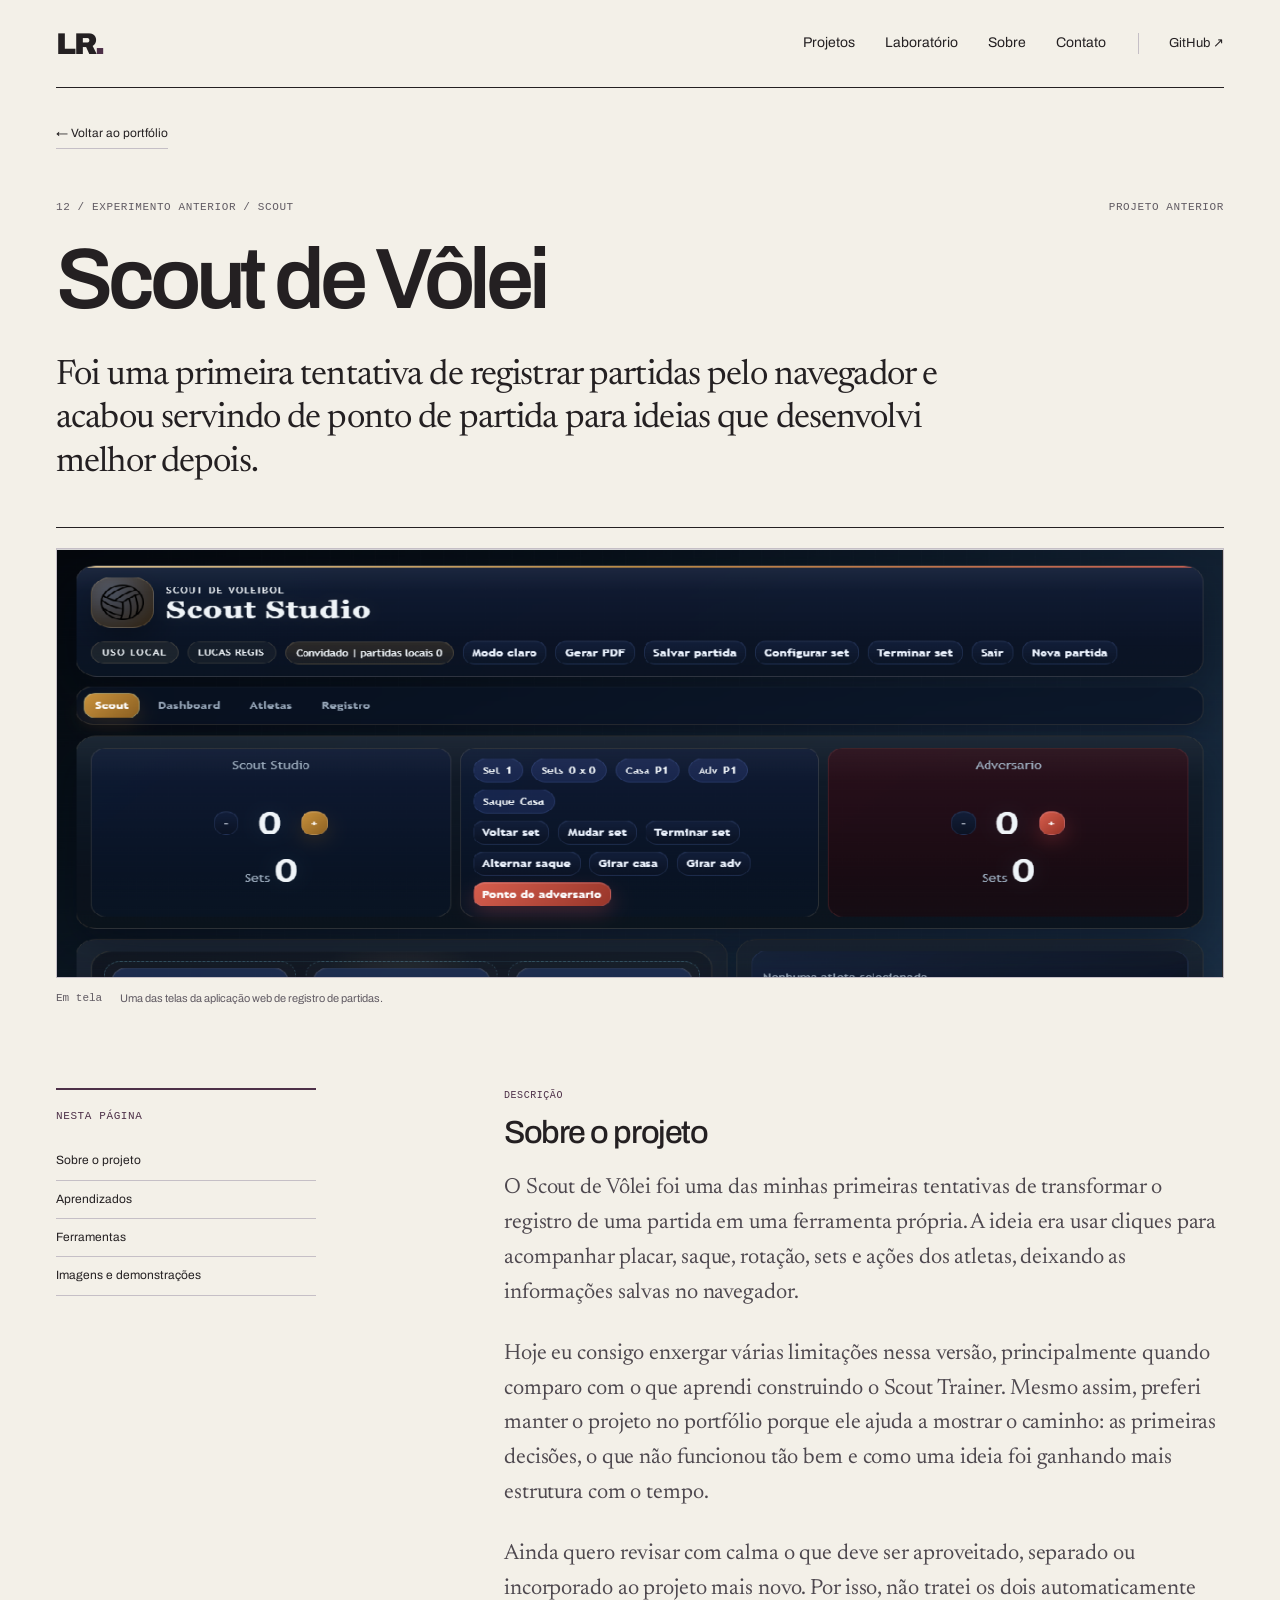
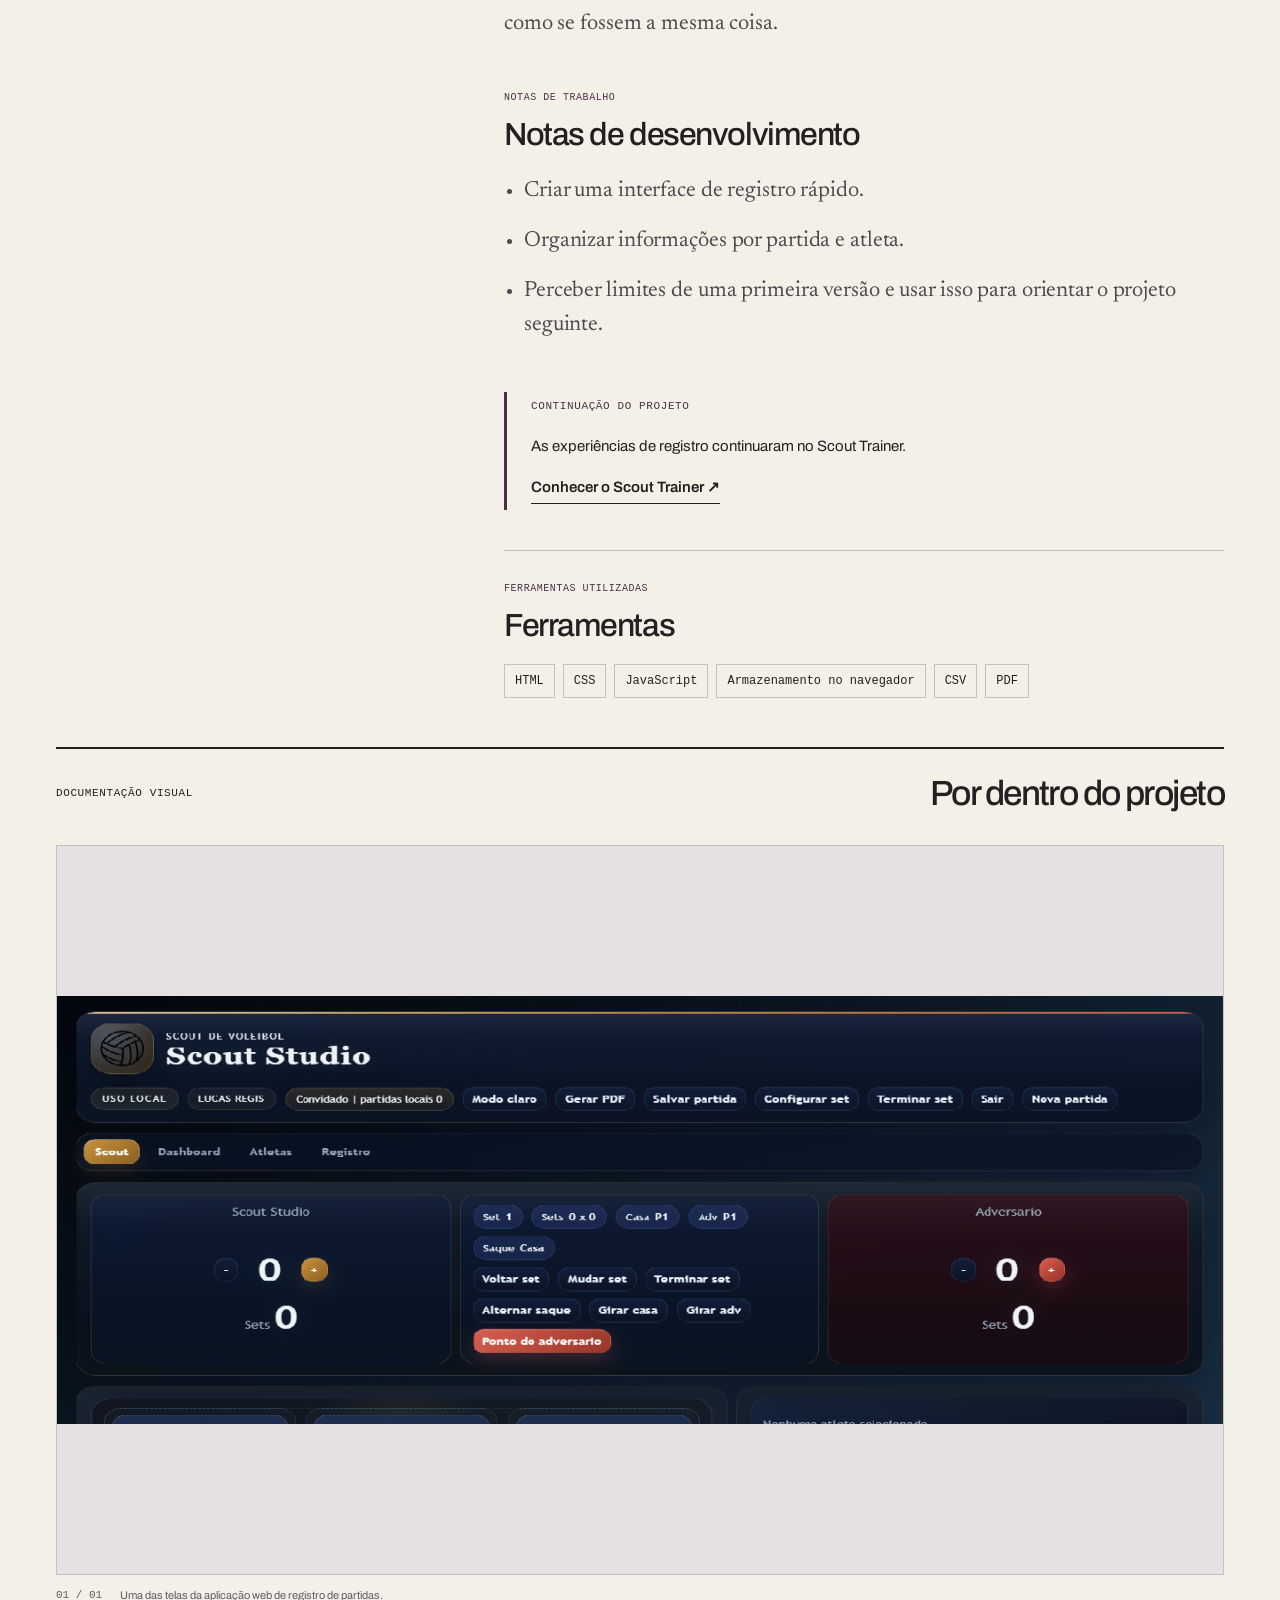
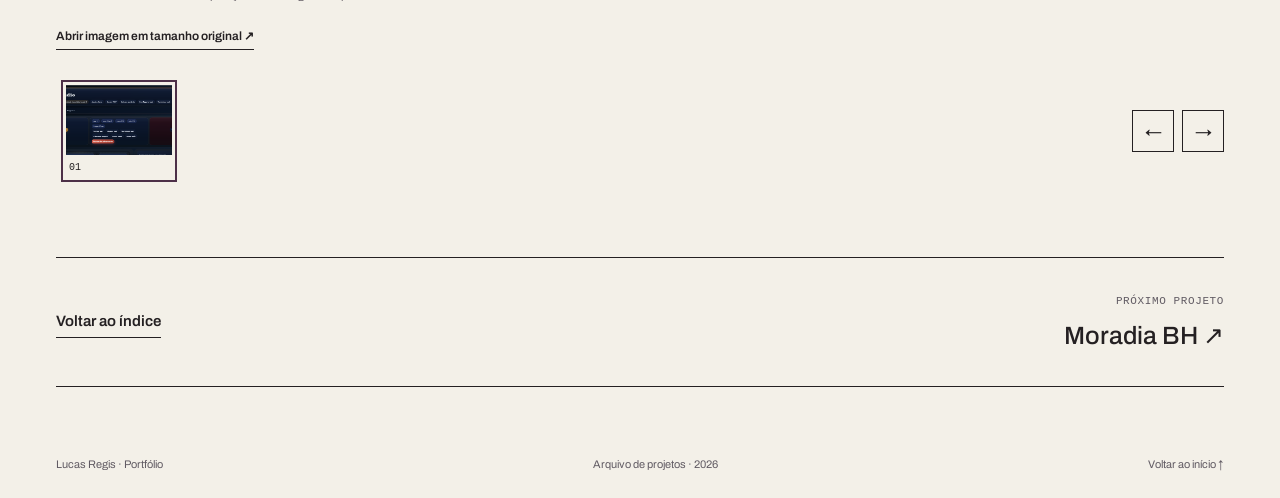
<file: projetos/scout-de-volei.html>
<!doctype html>
<html lang="pt-BR"><head>
<meta charset="utf-8"><meta name="viewport" content="width=device-width, initial-scale=1">
<meta name="theme-color" content="#4d3048"><meta name="description" content="Foi uma primeira tentativa de registrar partidas pelo navegador e acabou servindo de ponto de partida para ideias que desenvolvi melhor depois.">
<meta property="og:type" content="website"><meta property="og:title" content="Scout de Vôlei — Lucas Regis"><meta property="og:description" content="Foi uma primeira tentativa de registrar partidas pelo navegador e acabou servindo de ponto de partida para ideias que desenvolvi melhor depois.">
<meta property="og:url" content="https://lucaaregis4r-ops.github.io/Lucasportifolio/projetos/scout-de-volei.html"><meta property="og:image" content="https://lucaaregis4r-ops.github.io/Lucasportifolio/assets/imagens/foto-lucas.jpg">
<link rel="canonical" href="https://lucaaregis4r-ops.github.io/Lucasportifolio/projetos/scout-de-volei.html"><title>Scout de Vôlei — Lucas Regis</title>
<link rel="icon" href="../assets/favicon.svg" type="image/svg+xml">
<link rel="preconnect" href="https://fonts.googleapis.com"><link rel="preconnect" href="https://fonts.gstatic.com" crossorigin>
<link href="https://fonts.googleapis.com/css2?family=Archivo:wght@400;500;600;700;800;900&family=Newsreader:ital,wght@0,400;0,500;1,400;1,500&display=swap" rel="stylesheet">
<link rel="stylesheet" href="../style.css"><script src="../script.js" defer></script>
</head><body><a class="skip-link" href="#conteudo">Pular para o conteúdo</a><header class="site-header wrap"><a class="wordmark" href="../index.html#inicio" aria-label="Lucas Regis, início">LR<span aria-hidden="true">.</span></a>
    <nav aria-label="Navegação principal"><a href="../index.html#projetos">Projetos</a><a href="../index.html#laboratorio">Laboratório</a><a href="../index.html#sobre">Sobre</a><a href="../index.html#contato">Contato</a></nav>
    <a class="header-github" href="https://github.com/lucaaregis4r-ops">GitHub <span aria-hidden="true">↗</span></a></header>
<main id="conteudo" class="case-main wrap"><section class="case-opening" id="inicio"><a class="back-link" href="../index.html#laboratorio">← Voltar ao portfólio</a><div class="case-meta meta"><span>12 / Experimento anterior / Scout</span><span>Projeto anterior</span></div><h1>Scout de Vôlei</h1><p class="case-deck">Foi uma primeira tentativa de registrar partidas pelo navegador e acabou servindo de ponto de partida para ideias que desenvolvi melhor depois.</p></section>

<figure class="case-cover"><img class="" src="../assets/imagens/scout-de-volei-1.png" alt="Interface do projeto Scout de Vôlei" width="1313" height="482" loading="eager" decoding="async"><figcaption><span>Em tela</span>Uma das telas da aplicação web de registro de partidas.</figcaption></figure>
<div class="case-layout"><aside class="case-sidebar"><nav aria-label="Nesta página"><p class="meta">Nesta página</p><a href="#sobre-projeto">Sobre o projeto</a><a href="#aprendizados">Aprendizados</a><a href="#ferramentas">Ferramentas</a><a href="#imagens">Imagens e demonstrações</a></nav></aside><div class="case-story"><section class="story-section" id="sobre-projeto"><p class="meta">Descrição</p><h2>Sobre o projeto</h2><p>O Scout de Vôlei foi uma das minhas primeiras tentativas de transformar o registro de uma partida em uma ferramenta própria. A ideia era usar cliques para acompanhar placar, saque, rotação, sets e ações dos atletas, deixando as informações salvas no navegador.</p><p>Hoje eu consigo enxergar várias limitações nessa versão, principalmente quando comparo com o que aprendi construindo o Scout Trainer. Mesmo assim, preferi manter o projeto no portfólio porque ele ajuda a mostrar o caminho: as primeiras decisões, o que não funcionou tão bem e como uma ideia foi ganhando mais estrutura com o tempo.</p><p>Ainda quero revisar com calma o que deve ser aproveitado, separado ou incorporado ao projeto mais novo. Por isso, não tratei os dois automaticamente como se fossem a mesma coisa.</p></section><section class="story-section" id="aprendizados"><p class="meta">Notas de trabalho</p><h2>Notas de desenvolvimento</h2><ul class="learning-list"><li>Criar uma interface de registro rápido.</li><li>Organizar informações por partida e atleta.</li><li>Perceber limites de uma primeira versão e usar isso para orientar o projeto seguinte.</li></ul></section><aside class="related-note"><p class="meta">Continuação do projeto</p><p>As experiências de registro continuaram no Scout Trainer.</p><a class="text-link" href="scout-trainer.html">Conhecer o Scout Trainer ↗</a></aside><section class="story-section tools-section" id="ferramentas"><p class="meta">Ferramentas utilizadas</p><h2>Ferramentas</h2><ul class="tools-list"><li>HTML</li><li>CSS</li><li>JavaScript</li><li>Armazenamento no navegador</li><li>CSV</li><li>PDF</li></ul></section></div></div>
<section class="case-gallery" id="imagens" aria-labelledby="gallery-title"><div class="subsection-heading"><p class="meta">Documentação visual</p><h2 id="gallery-title">Por dentro do projeto</h2></div><div class="gallery" data-gallery="[{&quot;src&quot;: &quot;./assets/imagens/scout-de-volei-1.png&quot;, &quot;alt&quot;: &quot;Interface do projeto Scout de Vôlei&quot;, &quot;legenda&quot;: &quot;Uma das telas da aplicação web de registro de partidas.&quot;}]"><figure><div class="gallery-stage"><img class="gallery-image" src="../assets/imagens/scout-de-volei-1.png" alt="Interface do projeto Scout de Vôlei" width="1313" height="482" loading="lazy" decoding="async"></div><figcaption aria-live="polite"><span class="gallery-counter">01 / 01</span><span class="gallery-caption">Uma das telas da aplicação web de registro de partidas.</span></figcaption></figure><div class="gallery-actions"><a class="text-link gallery-original" href="../assets/imagens/scout-de-volei-1.png" target="_blank" rel="noopener">Abrir imagem em tamanho original ↗</a><button class="motion-toggle" type="button" aria-pressed="false" hidden>Reproduzir demonstração</button></div><div class="gallery-controls" hidden><div class="gallery-thumbs" role="group" aria-label="Selecionar imagem"><button type="button" data-slide="0" aria-pressed="true" aria-label="1. Interface do projeto Scout de Vôlei"><img class="" src="../assets/imagens/scout-de-volei-1.png" alt="" width="1313" height="482" loading="lazy" decoding="async"><span>01</span></button></div><div class="gallery-arrows"><button type="button" data-direction="-1" aria-label="Imagem anterior">←</button><button type="button" data-direction="1" aria-label="Próxima imagem">→</button></div></div><noscript><ul><li><a href="../assets/imagens/scout-de-volei-1.png">Uma das telas da aplicação web de registro de partidas.</a></li></ul></noscript></div></section><nav class="case-end" aria-label="Continuar explorando"><a class="text-link" href="../index.html#laboratorio">Voltar ao índice</a><a href="mapa-de-valores-imobiliarios-em-belo-horizonte.html"><span class="meta">Próximo projeto</span><span>Moradia BH ↗</span></a></nav></main><footer class="site-footer wrap"><span>Lucas Regis · Portfólio</span><span>Arquivo de projetos · 2026</span><a href="#inicio">Voltar ao início ↑</a></footer></body></html>
</file>
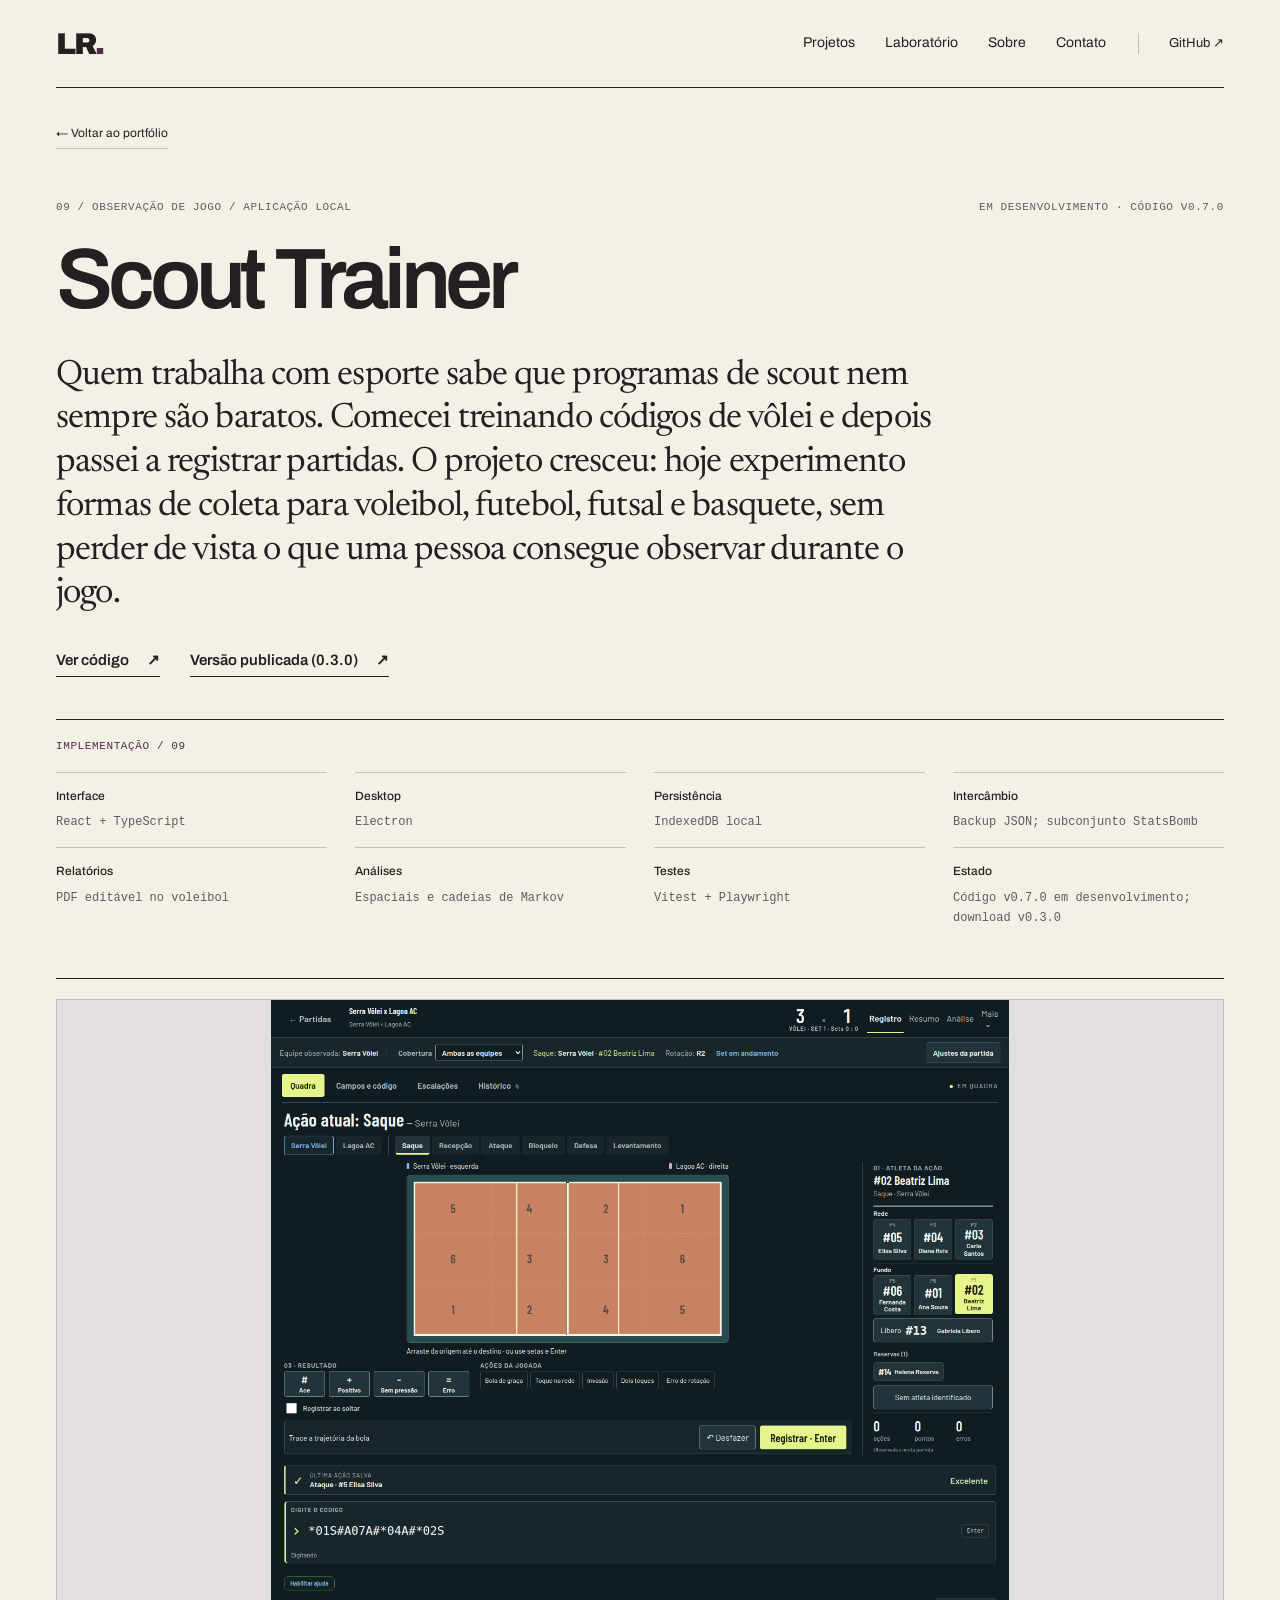
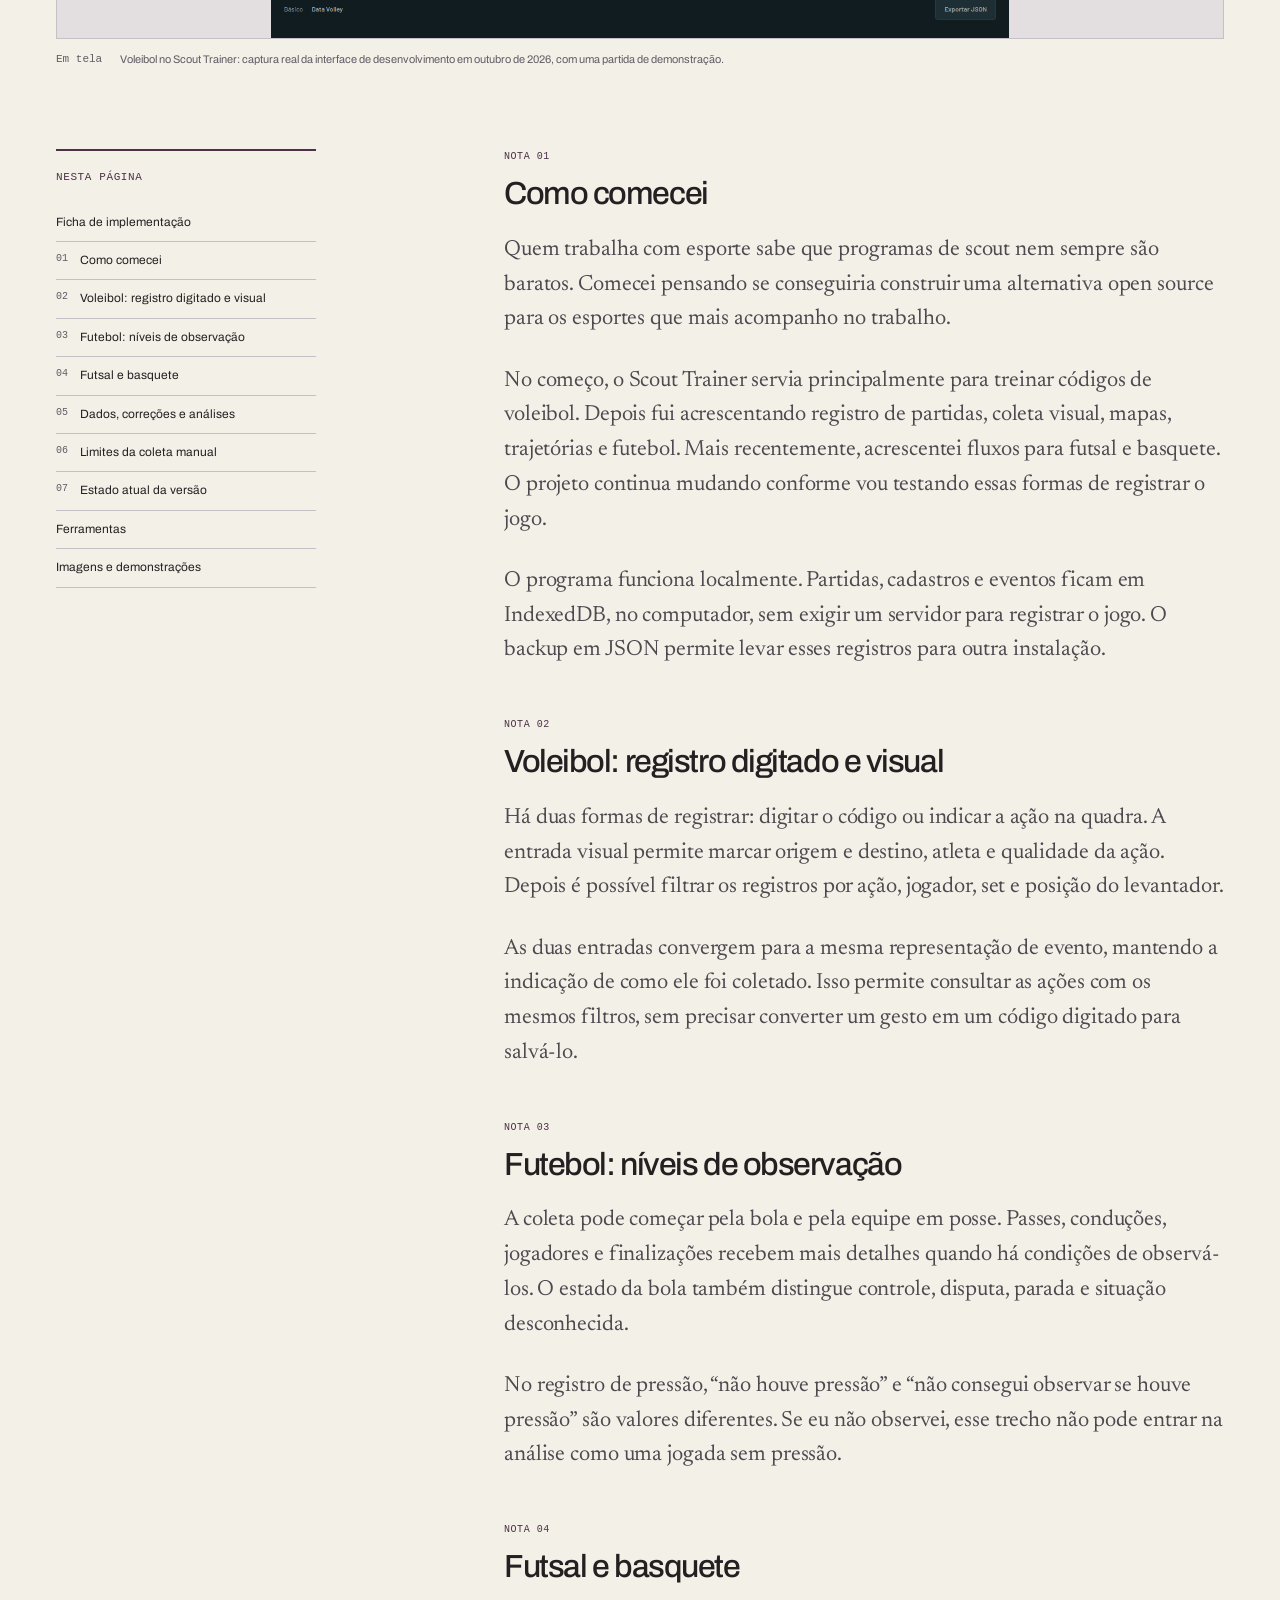
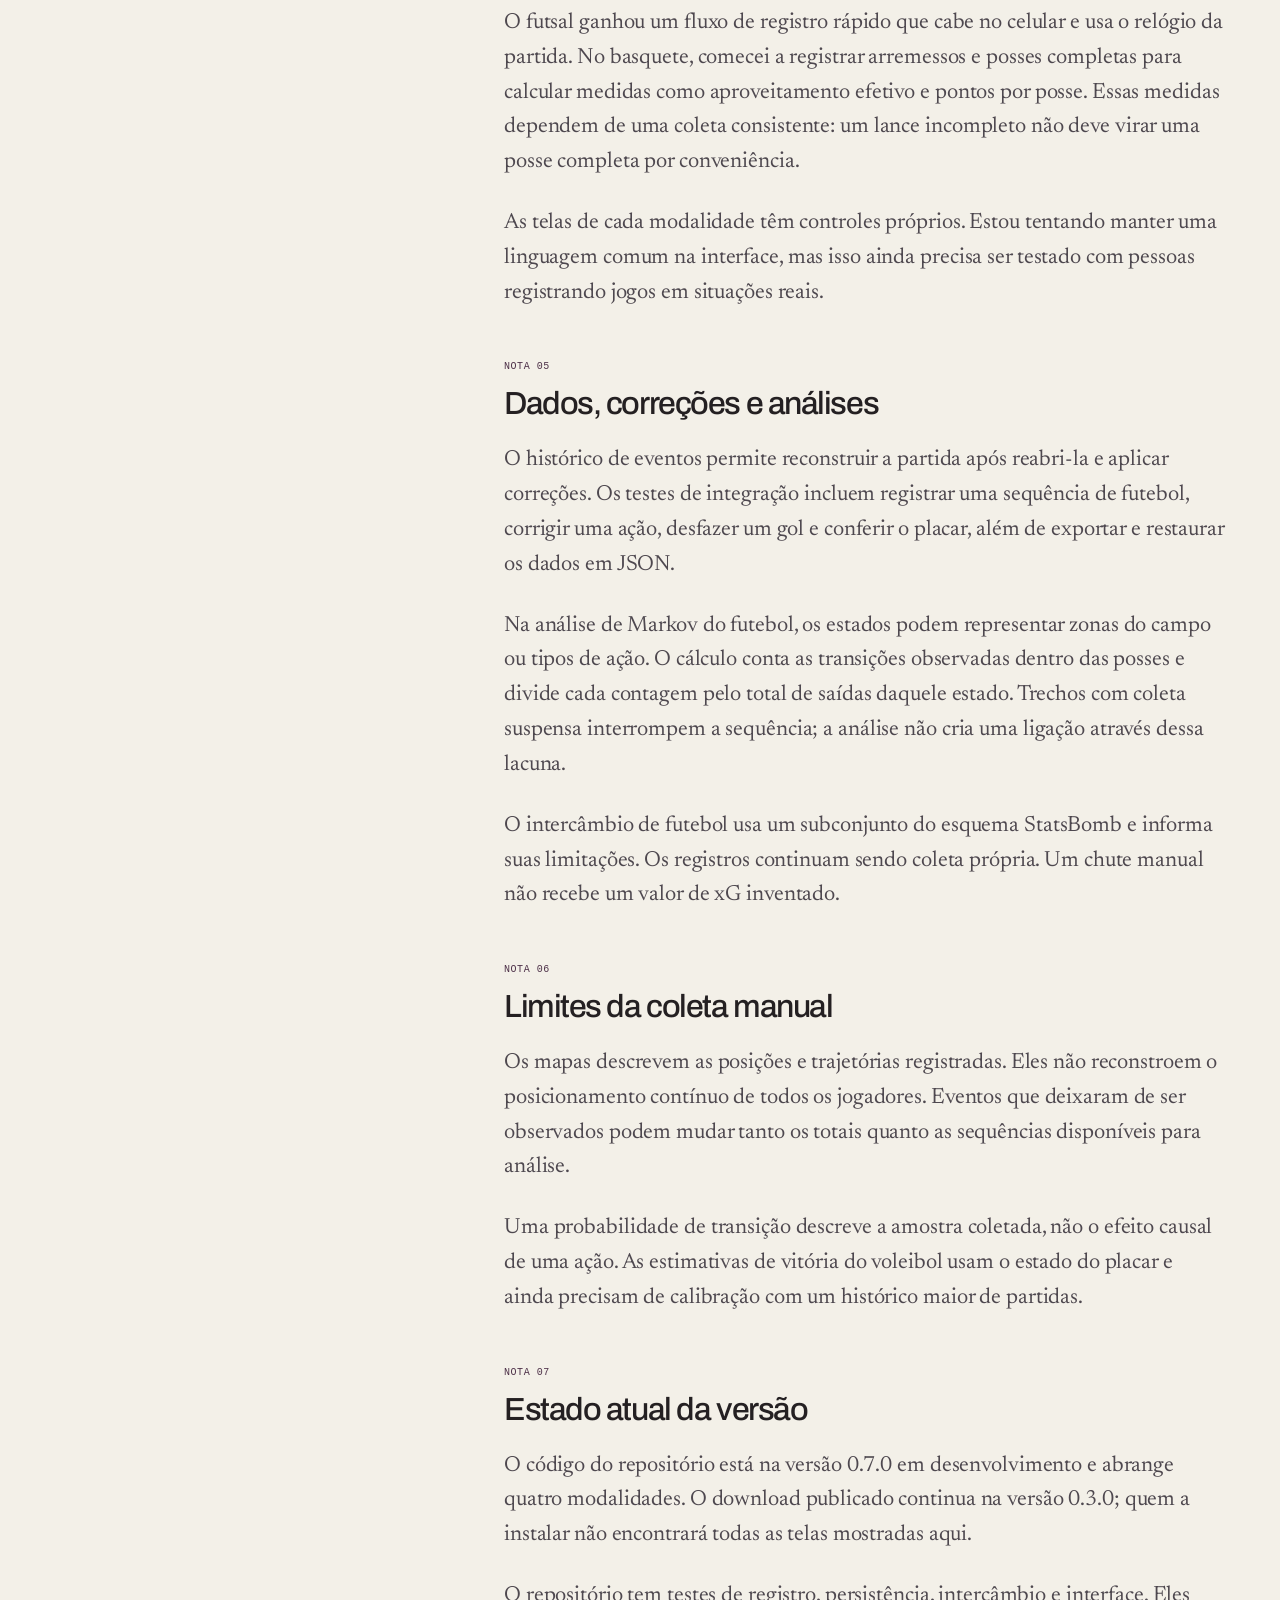
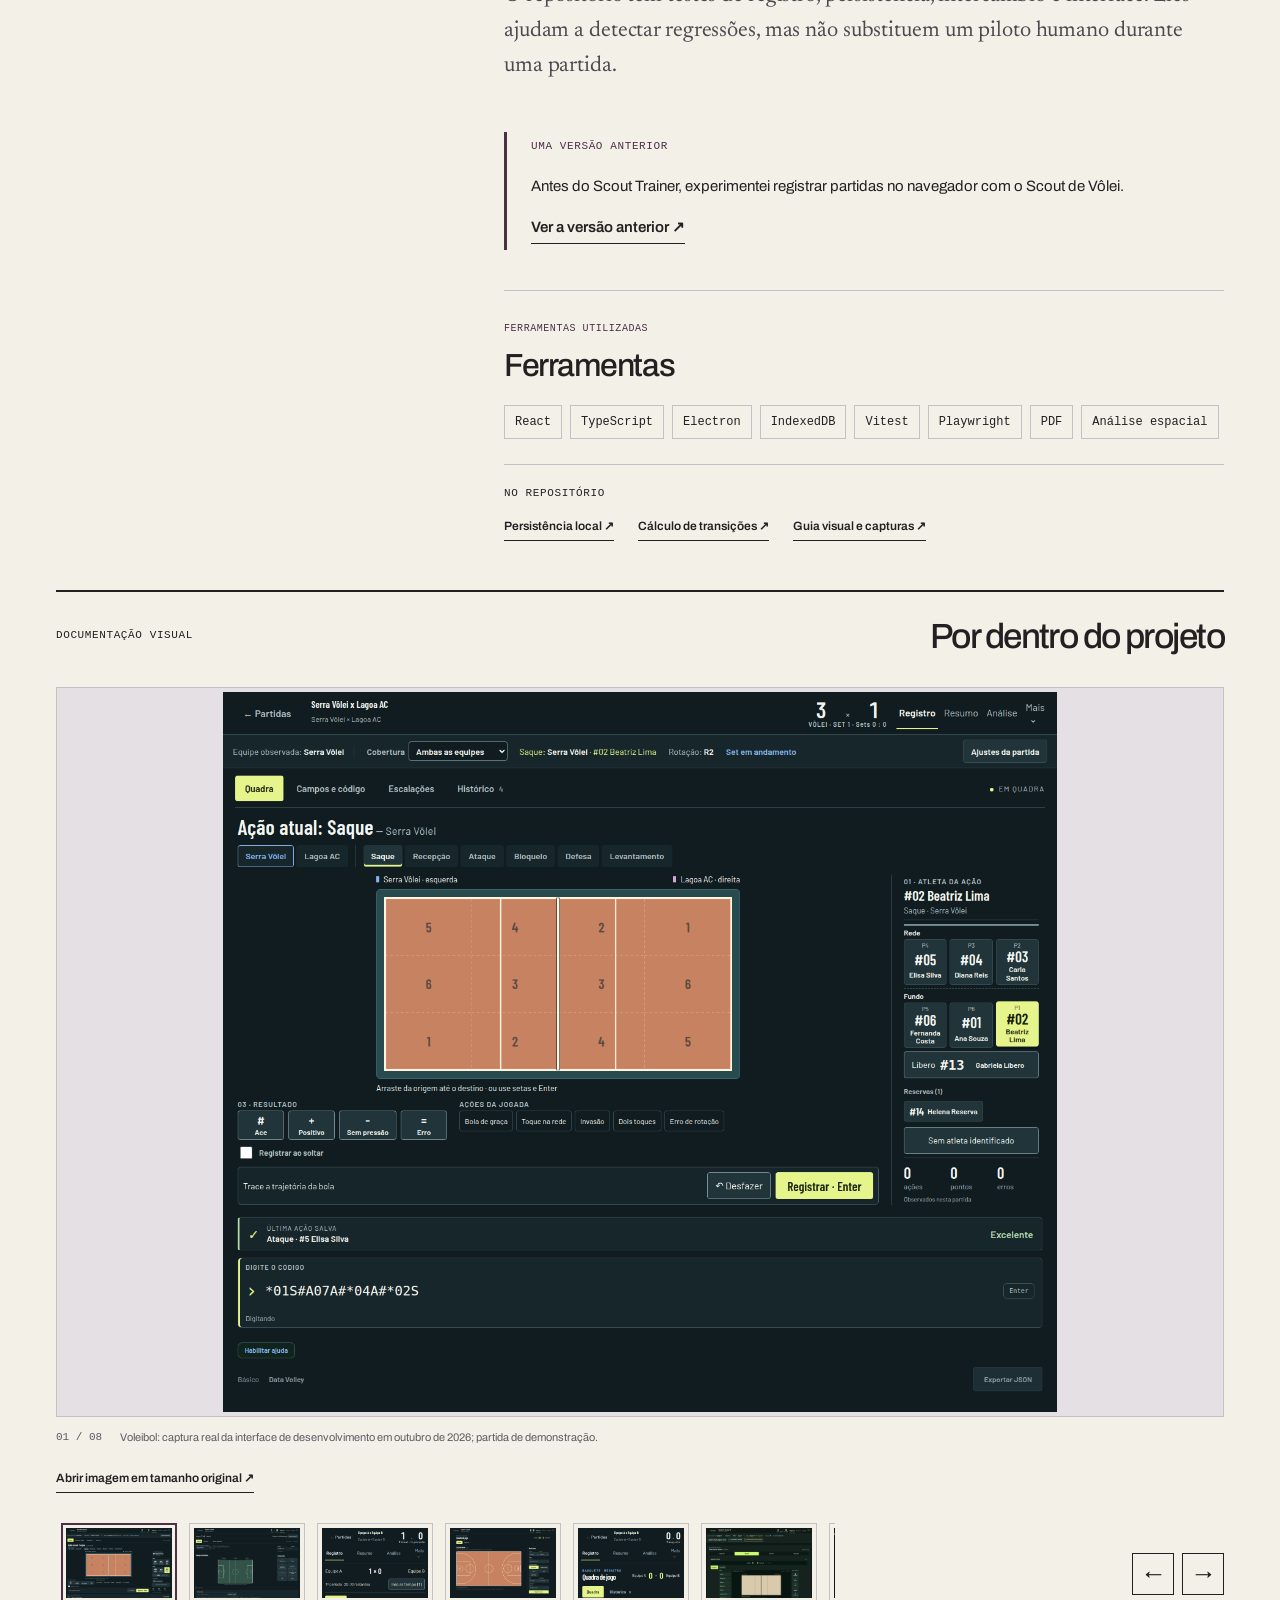
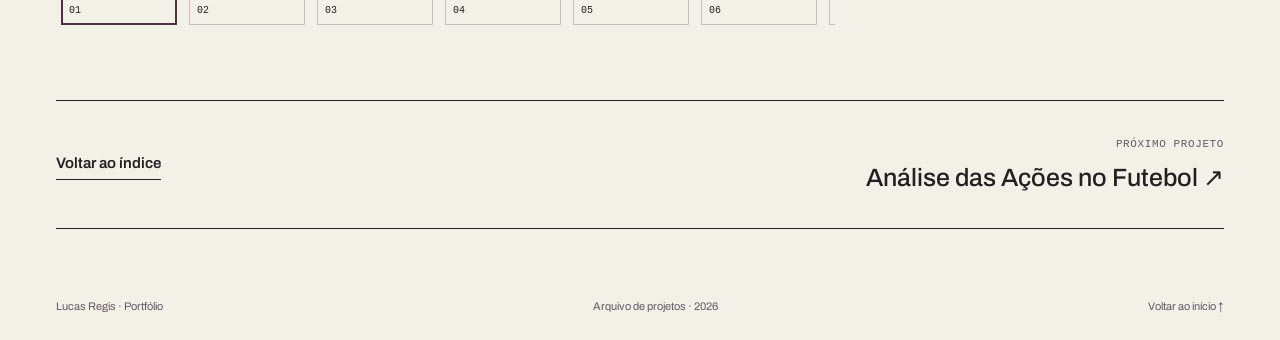
<file: projetos/scout-trainer.html>
<!doctype html>
<html lang="pt-BR"><head>
<meta charset="utf-8"><meta name="viewport" content="width=device-width, initial-scale=1">
<meta name="theme-color" content="#4d3048"><meta name="description" content="Quem trabalha com esporte sabe que programas de scout nem sempre são baratos. Comecei treinando códigos de vôlei e depois passei a registrar partidas. O projeto cresceu: hoje experimento formas de coleta para voleibol, futebol, futsal e basquete, sem perder de vista o que uma pessoa consegue observar durante o jogo.">
<meta property="og:type" content="website"><meta property="og:title" content="Scout Trainer — Lucas Regis"><meta property="og:description" content="Quem trabalha com esporte sabe que programas de scout nem sempre são baratos. Comecei treinando códigos de vôlei e depois passei a registrar partidas. O projeto cresceu: hoje experimento formas de coleta para voleibol, futebol, futsal e basquete, sem perder de vista o que uma pessoa consegue observar durante o jogo.">
<meta property="og:url" content="https://lucaaregis4r-ops.github.io/Lucasportifolio/projetos/scout-trainer.html"><meta property="og:image" content="https://lucaaregis4r-ops.github.io/Lucasportifolio/assets/imagens/foto-lucas.jpg">
<link rel="canonical" href="https://lucaaregis4r-ops.github.io/Lucasportifolio/projetos/scout-trainer.html"><title>Scout Trainer — Lucas Regis</title>
<link rel="icon" href="../assets/favicon.svg" type="image/svg+xml">
<link rel="preconnect" href="https://fonts.googleapis.com"><link rel="preconnect" href="https://fonts.gstatic.com" crossorigin>
<link href="https://fonts.googleapis.com/css2?family=Archivo:wght@400;500;600;700;800;900&family=Newsreader:ital,wght@0,400;0,500;1,400;1,500&display=swap" rel="stylesheet">
<link rel="stylesheet" href="../style.css"><script src="../script.js" defer></script>
</head><body><a class="skip-link" href="#conteudo">Pular para o conteúdo</a><header class="site-header wrap"><a class="wordmark" href="../index.html#inicio" aria-label="Lucas Regis, início">LR<span aria-hidden="true">.</span></a>
    <nav aria-label="Navegação principal"><a href="../index.html#projetos">Projetos</a><a href="../index.html#laboratorio">Laboratório</a><a href="../index.html#sobre">Sobre</a><a href="../index.html#contato">Contato</a></nav>
    <a class="header-github" href="https://github.com/lucaaregis4r-ops">GitHub <span aria-hidden="true">↗</span></a></header>
<main id="conteudo" class="case-main wrap"><section class="case-opening" id="inicio"><a class="back-link" href="../index.html#projetos">← Voltar ao portfólio</a><div class="case-meta meta"><span>09 / Observação de jogo / aplicação local</span><span>Em desenvolvimento · código v0.7.0</span></div><h1>Scout Trainer</h1><p class="case-deck">Quem trabalha com esporte sabe que programas de scout nem sempre são baratos. Comecei treinando códigos de vôlei e depois passei a registrar partidas. O projeto cresceu: hoje experimento formas de coleta para voleibol, futebol, futsal e basquete, sem perder de vista o que uma pessoa consegue observar durante o jogo.</p><div class="project-links"><a class="text-link" href="https://github.com/lucaaregis4r-ops/Treino-de-estatistica">Ver código <span aria-hidden="true">↗</span></a><a class="text-link" href="https://github.com/lucaaregis4r-ops/Treino-de-estatistica/releases/tag/v0.3.0">Versão publicada (0.3.0) <span aria-hidden="true">↗</span></a></div></section>
<section class="implementation" id="implementacao" aria-labelledby="implementation-title"><h2 class="meta" id="implementation-title">Implementação / 09</h2><dl><div><dt>Interface</dt><dd>React + TypeScript</dd></div><div><dt>Desktop</dt><dd>Electron</dd></div><div><dt>Persistência</dt><dd>IndexedDB local</dd></div><div><dt>Intercâmbio</dt><dd>Backup JSON; subconjunto StatsBomb</dd></div><div><dt>Relatórios</dt><dd>PDF editável no voleibol</dd></div><div><dt>Análises</dt><dd>Espaciais e cadeias de Markov</dd></div><div><dt>Testes</dt><dd>Vitest + Playwright</dd></div><div><dt>Estado</dt><dd>Código v0.7.0 em desenvolvimento; download v0.3.0</dd></div></dl></section>
<figure class="case-cover"><img class="" src="../assets/imagens/scout-trainer-volei-2026.png" alt="Voleibol no Scout Trainer: captura real da interface de desenvolvimento em outubro de 2026, com uma partida de demonstração." width="1366" height="1180" loading="eager" decoding="async"><figcaption><span>Em tela</span>Voleibol no Scout Trainer: captura real da interface de desenvolvimento em outubro de 2026, com uma partida de demonstração.</figcaption></figure>
<div class="case-layout"><aside class="case-sidebar"><nav aria-label="Nesta página"><p class="meta">Nesta página</p><a href="#implementacao">Ficha de implementação</a><a href="#nota-1"><span>01</span>Como comecei</a><a href="#nota-2"><span>02</span>Voleibol: registro digitado e visual</a><a href="#nota-3"><span>03</span>Futebol: níveis de observação</a><a href="#nota-4"><span>04</span>Futsal e basquete</a><a href="#nota-5"><span>05</span>Dados, correções e análises</a><a href="#nota-6"><span>06</span>Limites da coleta manual</a><a href="#nota-7"><span>07</span>Estado atual da versão</a><a href="#ferramentas">Ferramentas</a><a href="#imagens">Imagens e demonstrações</a></nav></aside><div class="case-story"><section class="story-section" id="nota-1"><p class="meta">Nota 01</p><h2>Como comecei</h2><p>Quem trabalha com esporte sabe que programas de scout nem sempre são baratos. Comecei pensando se conseguiria construir uma alternativa open source para os esportes que mais acompanho no trabalho.</p><p>No começo, o Scout Trainer servia principalmente para treinar códigos de voleibol. Depois fui acrescentando registro de partidas, coleta visual, mapas, trajetórias e futebol. Mais recentemente, acrescentei fluxos para futsal e basquete. O projeto continua mudando conforme vou testando essas formas de registrar o jogo.</p><p>O programa funciona localmente. Partidas, cadastros e eventos ficam em IndexedDB, no computador, sem exigir um servidor para registrar o jogo. O backup em JSON permite levar esses registros para outra instalação.</p></section><section class="story-section" id="nota-2"><p class="meta">Nota 02</p><h2>Voleibol: registro digitado e visual</h2><p>Há duas formas de registrar: digitar o código ou indicar a ação na quadra. A entrada visual permite marcar origem e destino, atleta e qualidade da ação. Depois é possível filtrar os registros por ação, jogador, set e posição do levantador.</p><p>As duas entradas convergem para a mesma representação de evento, mantendo a indicação de como ele foi coletado. Isso permite consultar as ações com os mesmos filtros, sem precisar converter um gesto em um código digitado para salvá-lo.</p></section><section class="story-section" id="nota-3"><p class="meta">Nota 03</p><h2>Futebol: níveis de observação</h2><p>A coleta pode começar pela bola e pela equipe em posse. Passes, conduções, jogadores e finalizações recebem mais detalhes quando há condições de observá-los. O estado da bola também distingue controle, disputa, parada e situação desconhecida.</p><p>No registro de pressão, “não houve pressão” e “não consegui observar se houve pressão” são valores diferentes. Se eu não observei, esse trecho não pode entrar na análise como uma jogada sem pressão.</p></section><section class="story-section" id="nota-4"><p class="meta">Nota 04</p><h2>Futsal e basquete</h2><p>O futsal ganhou um fluxo de registro rápido que cabe no celular e usa o relógio da partida. No basquete, comecei a registrar arremessos e posses completas para calcular medidas como aproveitamento efetivo e pontos por posse. Essas medidas dependem de uma coleta consistente: um lance incompleto não deve virar uma posse completa por conveniência.</p><p>As telas de cada modalidade têm controles próprios. Estou tentando manter uma linguagem comum na interface, mas isso ainda precisa ser testado com pessoas registrando jogos em situações reais.</p></section><section class="story-section" id="nota-5"><p class="meta">Nota 05</p><h2>Dados, correções e análises</h2><p>O histórico de eventos permite reconstruir a partida após reabri-la e aplicar correções. Os testes de integração incluem registrar uma sequência de futebol, corrigir uma ação, desfazer um gol e conferir o placar, além de exportar e restaurar os dados em JSON.</p><p>Na análise de Markov do futebol, os estados podem representar zonas do campo ou tipos de ação. O cálculo conta as transições observadas dentro das posses e divide cada contagem pelo total de saídas daquele estado. Trechos com coleta suspensa interrompem a sequência; a análise não cria uma ligação através dessa lacuna.</p><p>O intercâmbio de futebol usa um subconjunto do esquema StatsBomb e informa suas limitações. Os registros continuam sendo coleta própria. Um chute manual não recebe um valor de xG inventado.</p></section><section class="story-section" id="nota-6"><p class="meta">Nota 06</p><h2>Limites da coleta manual</h2><p>Os mapas descrevem as posições e trajetórias registradas. Eles não reconstroem o posicionamento contínuo de todos os jogadores. Eventos que deixaram de ser observados podem mudar tanto os totais quanto as sequências disponíveis para análise.</p><p>Uma probabilidade de transição descreve a amostra coletada, não o efeito causal de uma ação. As estimativas de vitória do voleibol usam o estado do placar e ainda precisam de calibração com um histórico maior de partidas.</p></section><section class="story-section" id="nota-7"><p class="meta">Nota 07</p><h2>Estado atual da versão</h2><p>O código do repositório está na versão 0.7.0 em desenvolvimento e abrange quatro modalidades. O download publicado continua na versão 0.3.0; quem a instalar não encontrará todas as telas mostradas aqui.</p><p>O repositório tem testes de registro, persistência, intercâmbio e interface. Eles ajudam a detectar regressões, mas não substituem um piloto humano durante uma partida.</p></section><aside class="related-note"><p class="meta">Uma versão anterior</p><p>Antes do Scout Trainer, experimentei registrar partidas no navegador com o Scout de Vôlei.</p><a class="text-link" href="scout-de-volei.html">Ver a versão anterior ↗</a></aside><section class="story-section tools-section" id="ferramentas"><p class="meta">Ferramentas utilizadas</p><h2>Ferramentas</h2><ul class="tools-list"><li>React</li><li>TypeScript</li><li>Electron</li><li>IndexedDB</li><li>Vitest</li><li>Playwright</li><li>PDF</li><li>Análise espacial</li></ul><div class="source-links"><p class="meta">No repositório</p><a class="text-link" href="https://github.com/lucaaregis4r-ops/Treino-de-estatistica/blob/e1287c6a00ac0a000c97035373e6d020c98ee9bd/src/infrastructure/persistence/indexeddb/ScoutTrainerDatabase.ts">Persistência local ↗</a><a class="text-link" href="https://github.com/lucaaregis4r-ops/Treino-de-estatistica/blob/e1287c6a00ac0a000c97035373e6d020c98ee9bd/src/domain/football/FootballMarkovAnalyzer.ts">Cálculo de transições ↗</a><a class="text-link" href="https://github.com/lucaaregis4r-ops/Treino-de-estatistica/tree/e1287c6a00ac0a000c97035373e6d020c98ee9bd/docs/design">Guia visual e capturas ↗</a></div></section></div></div>
<section class="case-gallery" id="imagens" aria-labelledby="gallery-title"><div class="subsection-heading"><p class="meta">Documentação visual</p><h2 id="gallery-title">Por dentro do projeto</h2></div><div class="gallery" data-gallery="[{&quot;src&quot;: &quot;./assets/imagens/scout-trainer-volei-2026.png&quot;, &quot;alt&quot;: &quot;Tela de registro de voleibol do Scout Trainer com quadra e controles da partida demonstrativa&quot;, &quot;legenda&quot;: &quot;Voleibol: captura real da interface de desenvolvimento em outubro de 2026; partida de demonstração.&quot;}, {&quot;src&quot;: &quot;./assets/imagens/scout-trainer-futebol-2026.png&quot;, &quot;alt&quot;: &quot;Tela de registro de futebol do Scout Trainer com campo e controles de ações&quot;, &quot;legenda&quot;: &quot;Futebol: seleção de ações e localização no campo, na versão de desenvolvimento.&quot;}, {&quot;src&quot;: &quot;./assets/imagens/scout-trainer-futsal-2026.png&quot;, &quot;alt&quot;: &quot;Interface móvel de registro rápido de futsal no Scout Trainer&quot;, &quot;legenda&quot;: &quot;Futsal: registro rápido no celular, com placar e relógio.&quot;}, {&quot;src&quot;: &quot;./assets/imagens/scout-trainer-basquete-2026.png&quot;, &quot;alt&quot;: &quot;Tela de scout de basquete com quadra e painel de ações&quot;, &quot;legenda&quot;: &quot;Basquete: quadra e controles de ações no desktop.&quot;}, {&quot;src&quot;: &quot;./assets/imagens/scout-trainer-basquete-celular-2026.png&quot;, &quot;alt&quot;: &quot;Interface móvel de scout de basquete&quot;, &quot;legenda&quot;: &quot;Basquete: a mesma coleta adaptada ao celular.&quot;}, {&quot;src&quot;: &quot;./assets/imagens/scout-trainer-registro-visual.png&quot;, &quot;alt&quot;: &quot;Registro visual na versão em desenvolvimento: ação, trajetória, qualidade e atleta. Partida preparada com o elenco demonstrativo, ainda sem ações registradas.&quot;, &quot;legenda&quot;: &quot;Registro visual na versão em desenvolvimento: ação, trajetória, qualidade e atleta. Partida preparada com o elenco demonstrativo, ainda sem ações registradas.&quot;}, {&quot;src&quot;: &quot;./assets/imagens/scout-trainer-treino.png&quot;, &quot;alt&quot;: &quot;Seleção de treino de códigos no Scout Trainer&quot;, &quot;legenda&quot;: &quot;Opções de treino para praticar o registro de ações de voleibol.&quot;}, {&quot;src&quot;: &quot;./assets/imagens/scout-trainer-exercicio.png&quot;, &quot;alt&quot;: &quot;Exercício de conversão de situação em código no Scout Trainer&quot;, &quot;legenda&quot;: &quot;Uma situação de treino de scout, com entrada de código pelo usuário.&quot;}]"><figure><div class="gallery-stage"><img class="gallery-image" src="../assets/imagens/scout-trainer-volei-2026.png" alt="Tela de registro de voleibol do Scout Trainer com quadra e controles da partida demonstrativa" width="1366" height="1180" loading="lazy" decoding="async"></div><figcaption aria-live="polite"><span class="gallery-counter">01 / 08</span><span class="gallery-caption">Voleibol: captura real da interface de desenvolvimento em outubro de 2026; partida de demonstração.</span></figcaption></figure><div class="gallery-actions"><a class="text-link gallery-original" href="../assets/imagens/scout-trainer-volei-2026.png" target="_blank" rel="noopener">Abrir imagem em tamanho original ↗</a><button class="motion-toggle" type="button" aria-pressed="false" hidden>Reproduzir demonstração</button></div><div class="gallery-controls" hidden><div class="gallery-thumbs" role="group" aria-label="Selecionar imagem"><button type="button" data-slide="0" aria-pressed="true" aria-label="1. Tela de registro de voleibol do Scout Trainer com quadra e controles da partida demonstrativa"><img class="" src="../assets/imagens/scout-trainer-volei-2026.png" alt="" width="1366" height="1180" loading="lazy" decoding="async"><span>01</span></button><button type="button" data-slide="1" aria-pressed="false" aria-label="2. Tela de registro de futebol do Scout Trainer com campo e controles de ações"><img class="" src="../assets/imagens/scout-trainer-futebol-2026.png" alt="" width="1366" height="1016" loading="lazy" decoding="async"><span>02</span></button><button type="button" data-slide="2" aria-pressed="false" aria-label="3. Interface móvel de registro rápido de futsal no Scout Trainer"><img class="" src="../assets/imagens/scout-trainer-futsal-2026.png" alt="" width="390" height="1296" loading="lazy" decoding="async"><span>03</span></button><button type="button" data-slide="3" aria-pressed="false" aria-label="4. Tela de scout de basquete com quadra e painel de ações"><img class="" src="../assets/imagens/scout-trainer-basquete-2026.png" alt="" width="1366" height="904" loading="lazy" decoding="async"><span>04</span></button><button type="button" data-slide="4" aria-pressed="false" aria-label="5. Interface móvel de scout de basquete"><img class="" src="../assets/imagens/scout-trainer-basquete-celular-2026.png" alt="" width="390" height="1474" loading="lazy" decoding="async"><span>05</span></button><button type="button" data-slide="5" aria-pressed="false" aria-label="6. Registro visual na versão em desenvolvimento: ação, trajetória, qualidade e atleta. Partida preparada com o elenco demonstrativo, ainda sem ações registradas."><img class="" src="../assets/imagens/scout-trainer-registro-visual.png" alt="" width="1265" height="1466" loading="lazy" decoding="async"><span>06</span></button><button type="button" data-slide="6" aria-pressed="false" aria-label="7. Seleção de treino de códigos no Scout Trainer"><img class="" src="../assets/imagens/scout-trainer-treino.png" alt="" width="1440" height="900" loading="lazy" decoding="async"><span>07</span></button><button type="button" data-slide="7" aria-pressed="false" aria-label="8. Exercício de conversão de situação em código no Scout Trainer"><img class="" src="../assets/imagens/scout-trainer-exercicio.png" alt="" width="1440" height="900" loading="lazy" decoding="async"><span>08</span></button></div><div class="gallery-arrows"><button type="button" data-direction="-1" aria-label="Imagem anterior">←</button><button type="button" data-direction="1" aria-label="Próxima imagem">→</button></div></div><noscript><ul><li><a href="../assets/imagens/scout-trainer-volei-2026.png">Voleibol: captura real da interface de desenvolvimento em outubro de 2026; partida de demonstração.</a></li><li><a href="../assets/imagens/scout-trainer-futebol-2026.png">Futebol: seleção de ações e localização no campo, na versão de desenvolvimento.</a></li><li><a href="../assets/imagens/scout-trainer-futsal-2026.png">Futsal: registro rápido no celular, com placar e relógio.</a></li><li><a href="../assets/imagens/scout-trainer-basquete-2026.png">Basquete: quadra e controles de ações no desktop.</a></li><li><a href="../assets/imagens/scout-trainer-basquete-celular-2026.png">Basquete: a mesma coleta adaptada ao celular.</a></li><li><a href="../assets/imagens/scout-trainer-registro-visual.png">Registro visual na versão em desenvolvimento: ação, trajetória, qualidade e atleta. Partida preparada com o elenco demonstrativo, ainda sem ações registradas.</a></li><li><a href="../assets/imagens/scout-trainer-treino.png">Opções de treino para praticar o registro de ações de voleibol.</a></li><li><a href="../assets/imagens/scout-trainer-exercicio.png">Uma situação de treino de scout, com entrada de código pelo usuário.</a></li></ul></noscript></div></section><nav class="case-end" aria-label="Continuar explorando"><a class="text-link" href="../index.html#laboratorio">Voltar ao índice</a><a href="analise-das-acoes-no-futebol.html"><span class="meta">Próximo projeto</span><span>Análise das Ações no Futebol ↗</span></a></nav></main><footer class="site-footer wrap"><span>Lucas Regis · Portfólio</span><span>Arquivo de projetos · 2026</span><a href="#inicio">Voltar ao início ↑</a></footer></body></html>
</file>
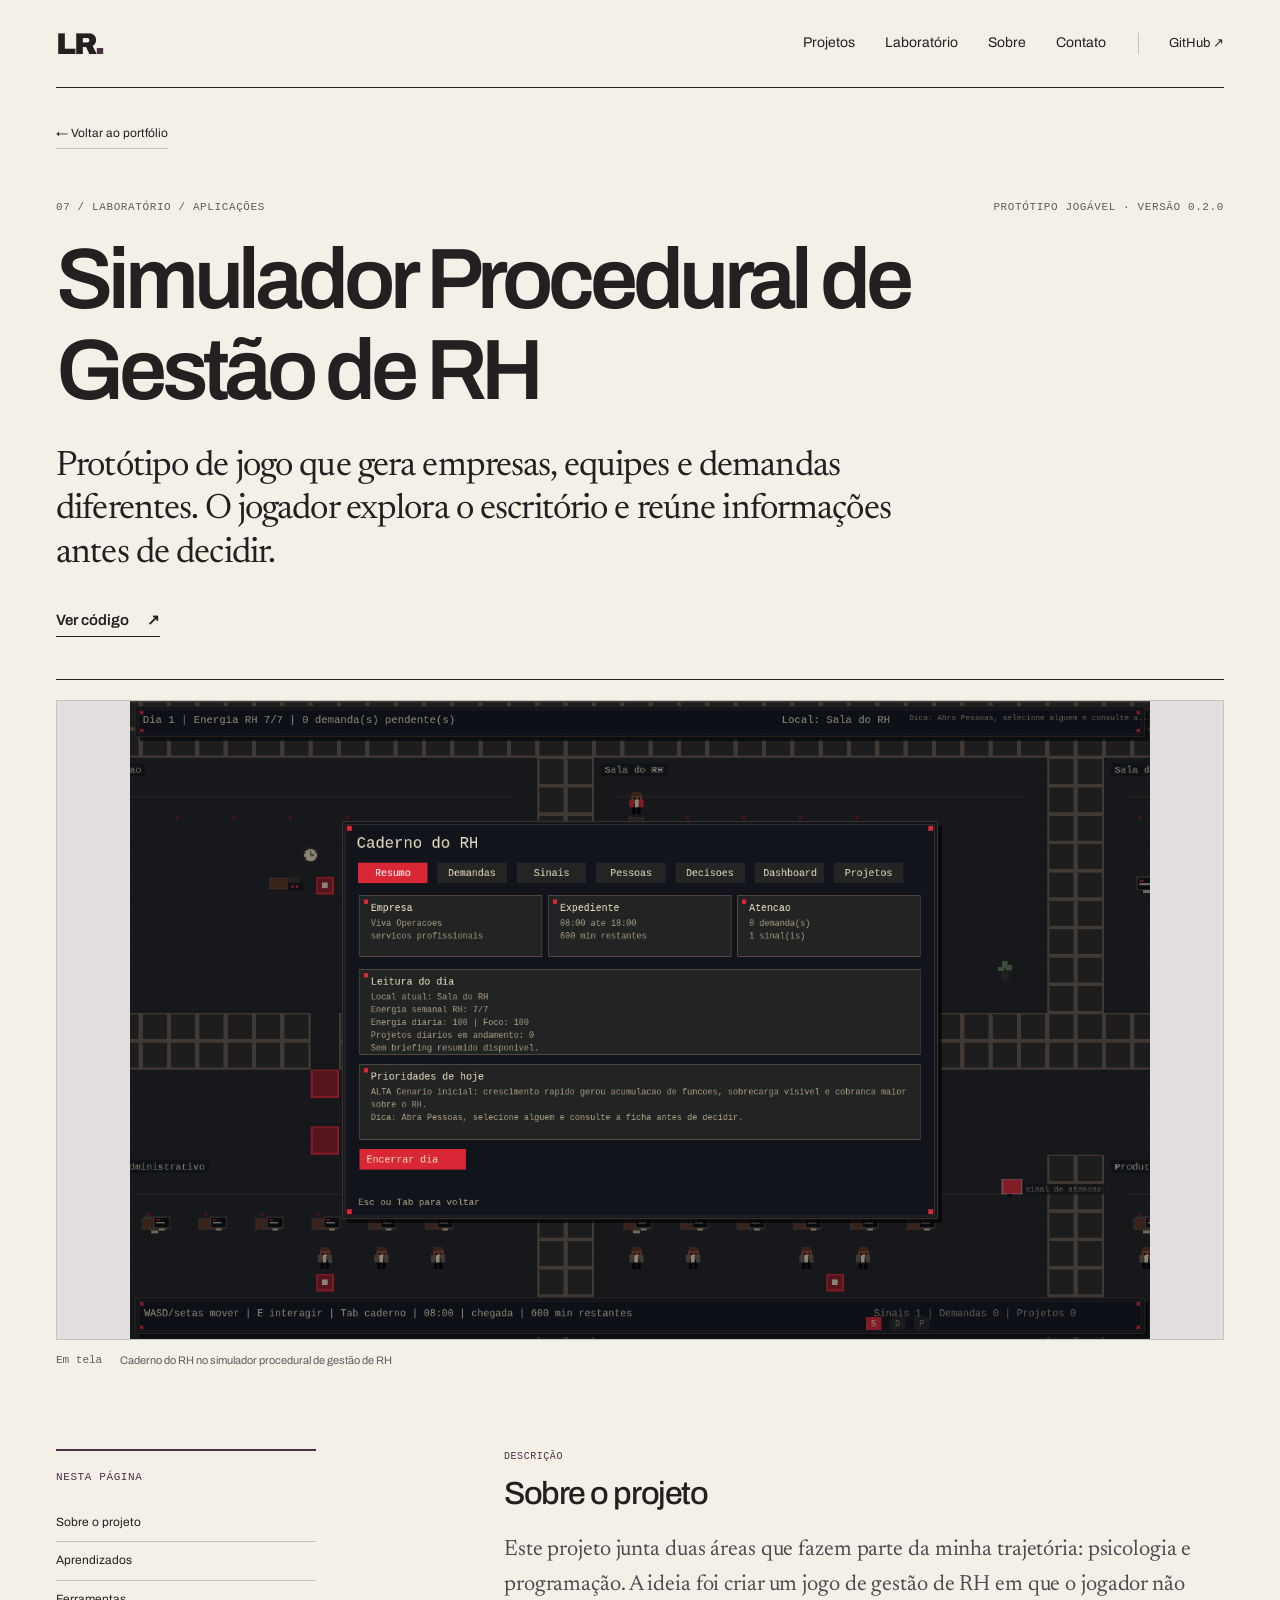
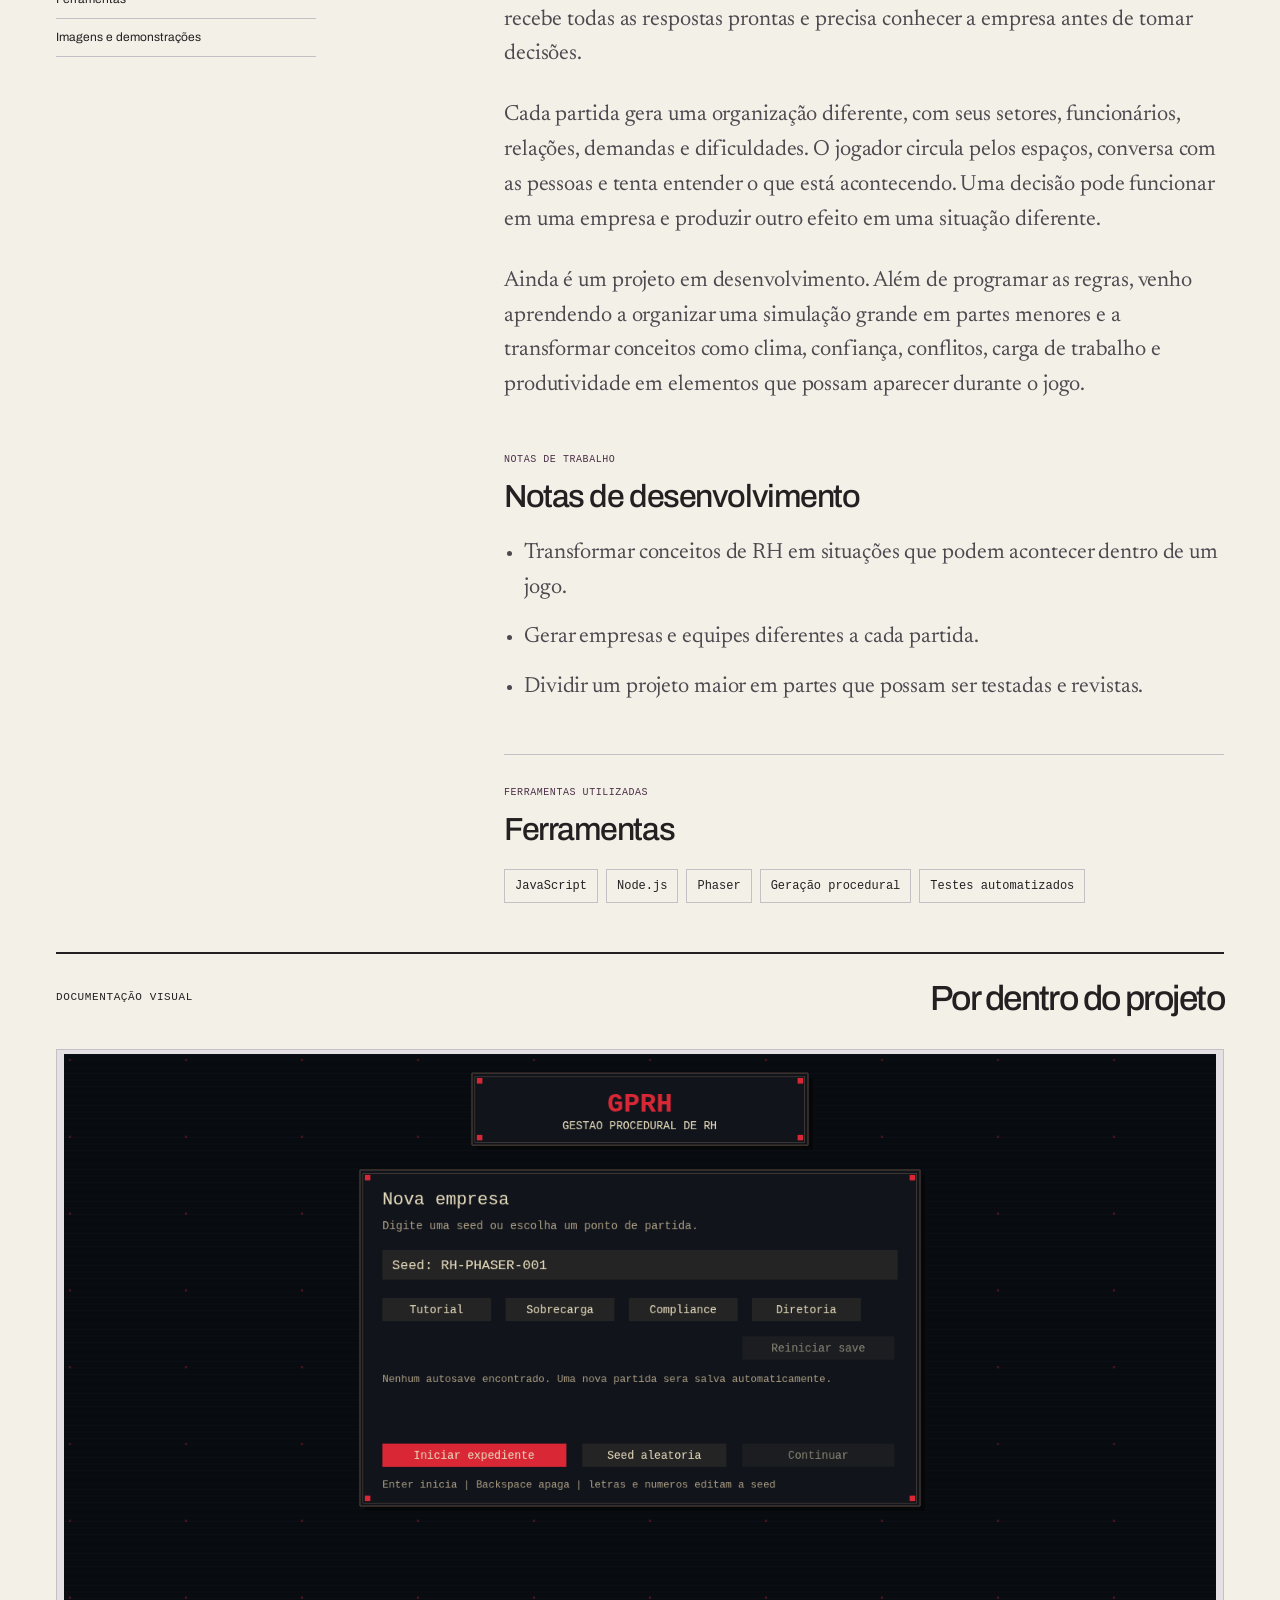
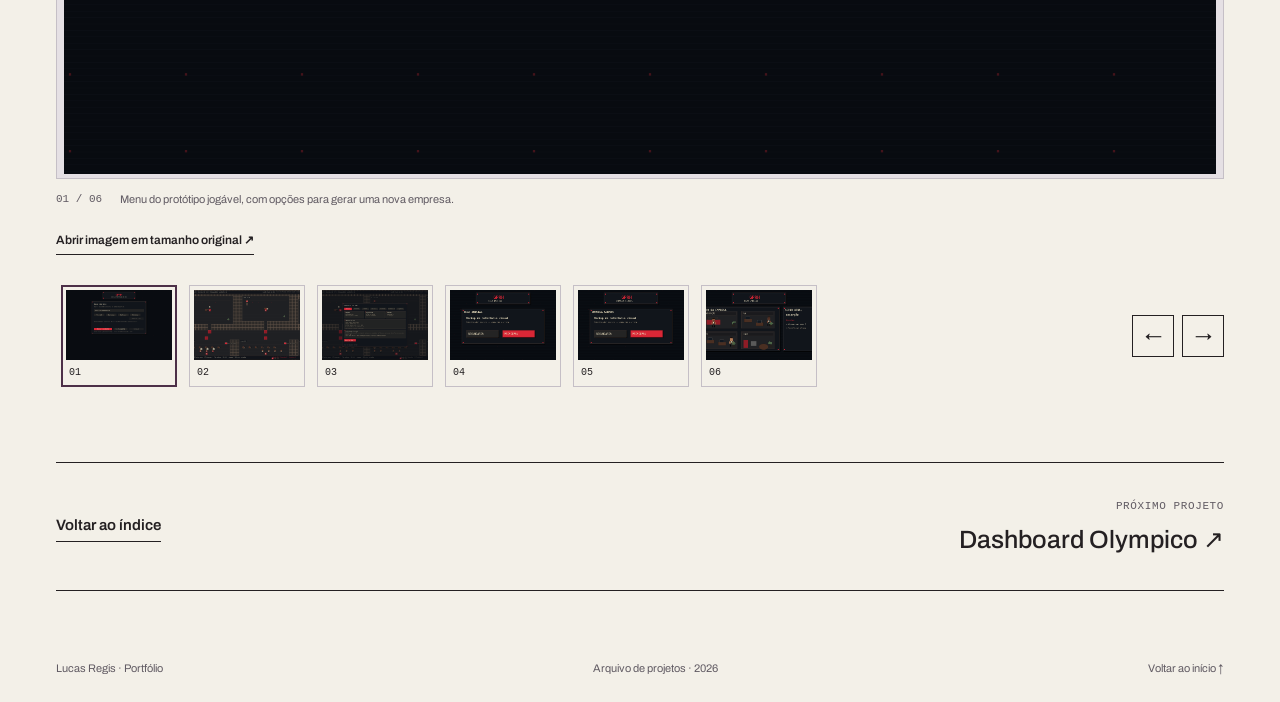
<file: projetos/simulador-procedural-de-gestao-de-rh.html>
<!doctype html>
<html lang="pt-BR"><head>
<meta charset="utf-8"><meta name="viewport" content="width=device-width, initial-scale=1">
<meta name="theme-color" content="#4d3048"><meta name="description" content="Protótipo de jogo que gera empresas, equipes e demandas diferentes. O jogador explora o escritório e reúne informações antes de decidir.">
<meta property="og:type" content="website"><meta property="og:title" content="Simulador Procedural de Gestão de RH — Lucas Regis"><meta property="og:description" content="Protótipo de jogo que gera empresas, equipes e demandas diferentes. O jogador explora o escritório e reúne informações antes de decidir.">
<meta property="og:url" content="https://lucaaregis4r-ops.github.io/Lucasportifolio/projetos/simulador-procedural-de-gestao-de-rh.html"><meta property="og:image" content="https://lucaaregis4r-ops.github.io/Lucasportifolio/assets/imagens/foto-lucas.jpg">
<link rel="canonical" href="https://lucaaregis4r-ops.github.io/Lucasportifolio/projetos/simulador-procedural-de-gestao-de-rh.html"><title>Simulador Procedural de Gestão de RH — Lucas Regis</title>
<link rel="icon" href="../assets/favicon.svg" type="image/svg+xml">
<link rel="preconnect" href="https://fonts.googleapis.com"><link rel="preconnect" href="https://fonts.gstatic.com" crossorigin>
<link href="https://fonts.googleapis.com/css2?family=Archivo:wght@400;500;600;700;800;900&family=Newsreader:ital,wght@0,400;0,500;1,400;1,500&display=swap" rel="stylesheet">
<link rel="stylesheet" href="../style.css"><script src="../script.js" defer></script>
</head><body><a class="skip-link" href="#conteudo">Pular para o conteúdo</a><header class="site-header wrap"><a class="wordmark" href="../index.html#inicio" aria-label="Lucas Regis, início">LR<span aria-hidden="true">.</span></a>
    <nav aria-label="Navegação principal"><a href="../index.html#projetos">Projetos</a><a href="../index.html#laboratorio">Laboratório</a><a href="../index.html#sobre">Sobre</a><a href="../index.html#contato">Contato</a></nav>
    <a class="header-github" href="https://github.com/lucaaregis4r-ops">GitHub <span aria-hidden="true">↗</span></a></header>
<main id="conteudo" class="case-main wrap"><section class="case-opening" id="inicio"><a class="back-link" href="../index.html#laboratorio">← Voltar ao portfólio</a><div class="case-meta meta"><span>07 / Laboratório / Aplicações</span><span>Protótipo jogável · versão 0.2.0</span></div><h1>Simulador Procedural de Gestão de RH</h1><p class="case-deck">Protótipo de jogo que gera empresas, equipes e demandas diferentes. O jogador explora o escritório e reúne informações antes de decidir.</p><div class="project-links"><a class="text-link" href="https://github.com/lucaaregis4r-ops/GPRH">Ver código <span aria-hidden="true">↗</span></a></div></section>

<figure class="case-cover"><img class="" src="../assets/imagens/gprh-real-caderno.png" alt="Caderno do RH no simulador procedural de gestão de RH" width="1440" height="900" loading="eager" decoding="async"><figcaption><span>Em tela</span>Caderno do RH no simulador procedural de gestão de RH</figcaption></figure>
<div class="case-layout"><aside class="case-sidebar"><nav aria-label="Nesta página"><p class="meta">Nesta página</p><a href="#sobre-projeto">Sobre o projeto</a><a href="#aprendizados">Aprendizados</a><a href="#ferramentas">Ferramentas</a><a href="#imagens">Imagens e demonstrações</a></nav></aside><div class="case-story"><section class="story-section" id="sobre-projeto"><p class="meta">Descrição</p><h2>Sobre o projeto</h2><p>Este projeto junta duas áreas que fazem parte da minha trajetória: psicologia e programação. A ideia foi criar um jogo de gestão de RH em que o jogador não recebe todas as respostas prontas e precisa conhecer a empresa antes de tomar decisões.</p><p>Cada partida gera uma organização diferente, com seus setores, funcionários, relações, demandas e dificuldades. O jogador circula pelos espaços, conversa com as pessoas e tenta entender o que está acontecendo. Uma decisão pode funcionar em uma empresa e produzir outro efeito em uma situação diferente.</p><p>Ainda é um projeto em desenvolvimento. Além de programar as regras, venho aprendendo a organizar uma simulação grande em partes menores e a transformar conceitos como clima, confiança, conflitos, carga de trabalho e produtividade em elementos que possam aparecer durante o jogo.</p></section><section class="story-section" id="aprendizados"><p class="meta">Notas de trabalho</p><h2>Notas de desenvolvimento</h2><ul class="learning-list"><li>Transformar conceitos de RH em situações que podem acontecer dentro de um jogo.</li><li>Gerar empresas e equipes diferentes a cada partida.</li><li>Dividir um projeto maior em partes que possam ser testadas e revistas.</li></ul></section><section class="story-section tools-section" id="ferramentas"><p class="meta">Ferramentas utilizadas</p><h2>Ferramentas</h2><ul class="tools-list"><li>JavaScript</li><li>Node.js</li><li>Phaser</li><li>Geração procedural</li><li>Testes automatizados</li></ul></section></div></div>
<section class="case-gallery" id="imagens" aria-labelledby="gallery-title"><div class="subsection-heading"><p class="meta">Documentação visual</p><h2 id="gallery-title">Por dentro do projeto</h2></div><div class="gallery" data-gallery="[{&quot;src&quot;: &quot;./assets/imagens/gprh-real-menu.png&quot;, &quot;alt&quot;: &quot;Menu de criação de empresa do jogo GPRH&quot;, &quot;legenda&quot;: &quot;Menu do protótipo jogável, com opções para gerar uma nova empresa.&quot;}, {&quot;src&quot;: &quot;./assets/imagens/gprh-real-escritorio.png&quot;, &quot;alt&quot;: &quot;Mapa jogável do escritório no GPRH&quot;, &quot;legenda&quot;: &quot;O jogador explora os setores e conversa com pessoas da empresa.&quot;}, {&quot;src&quot;: &quot;./assets/imagens/gprh-real-caderno.png&quot;, &quot;alt&quot;: &quot;Caderno do RH do jogo GPRH com resumo do expediente&quot;, &quot;legenda&quot;: &quot;O caderno reúne informações e decisões do expediente.&quot;}, {&quot;src&quot;: &quot;./assets/imagens/gprh-tela-inicial.png&quot;, &quot;alt&quot;: &quot;Referência visual da tela inicial do Simulador Procedural de Gestão de RH&quot;, &quot;legenda&quot;: &quot;Referência visual planejada para a tela inicial.&quot;}, {&quot;src&quot;: &quot;./assets/imagens/gprh-empresa-gerada.png&quot;, &quot;alt&quot;: &quot;Referência visual de uma empresa gerada no simulador de RH&quot;, &quot;legenda&quot;: &quot;Referência visual da geração de uma nova empresa.&quot;}, {&quot;src&quot;: &quot;./assets/imagens/gprh-mapa-empresa.png&quot;, &quot;alt&quot;: &quot;Referência visual do mapa da empresa no simulador de RH&quot;, &quot;legenda&quot;: &quot;Referência visual do mapa usado para explorar os setores.&quot;}]"><figure><div class="gallery-stage"><img class="gallery-image" src="../assets/imagens/gprh-real-menu.png" alt="Menu de criação de empresa do jogo GPRH" width="1440" height="900" loading="lazy" decoding="async"></div><figcaption aria-live="polite"><span class="gallery-counter">01 / 06</span><span class="gallery-caption">Menu do protótipo jogável, com opções para gerar uma nova empresa.</span></figcaption></figure><div class="gallery-actions"><a class="text-link gallery-original" href="../assets/imagens/gprh-real-menu.png" target="_blank" rel="noopener">Abrir imagem em tamanho original ↗</a><button class="motion-toggle" type="button" aria-pressed="false" hidden>Reproduzir demonstração</button></div><div class="gallery-controls" hidden><div class="gallery-thumbs" role="group" aria-label="Selecionar imagem"><button type="button" data-slide="0" aria-pressed="true" aria-label="1. Menu de criação de empresa do jogo GPRH"><img class="" src="../assets/imagens/gprh-real-menu.png" alt="" width="1440" height="900" loading="lazy" decoding="async"><span>01</span></button><button type="button" data-slide="1" aria-pressed="false" aria-label="2. Mapa jogável do escritório no GPRH"><img class="" src="../assets/imagens/gprh-real-escritorio.png" alt="" width="1440" height="900" loading="lazy" decoding="async"><span>02</span></button><button type="button" data-slide="2" aria-pressed="false" aria-label="3. Caderno do RH do jogo GPRH com resumo do expediente"><img class="" src="../assets/imagens/gprh-real-caderno.png" alt="" width="1440" height="900" loading="lazy" decoding="async"><span>03</span></button><button type="button" data-slide="3" aria-pressed="false" aria-label="4. Referência visual da tela inicial do Simulador Procedural de Gestão de RH"><img class="" src="../assets/imagens/gprh-tela-inicial.png" alt="" width="960" height="540" loading="lazy" decoding="async"><span>04</span></button><button type="button" data-slide="4" aria-pressed="false" aria-label="5. Referência visual de uma empresa gerada no simulador de RH"><img class="" src="../assets/imagens/gprh-empresa-gerada.png" alt="" width="960" height="540" loading="lazy" decoding="async"><span>05</span></button><button type="button" data-slide="5" aria-pressed="false" aria-label="6. Referência visual do mapa da empresa no simulador de RH"><img class="" src="../assets/imagens/gprh-mapa-empresa.png" alt="" width="960" height="540" loading="lazy" decoding="async"><span>06</span></button></div><div class="gallery-arrows"><button type="button" data-direction="-1" aria-label="Imagem anterior">←</button><button type="button" data-direction="1" aria-label="Próxima imagem">→</button></div></div><noscript><ul><li><a href="../assets/imagens/gprh-real-menu.png">Menu do protótipo jogável, com opções para gerar uma nova empresa.</a></li><li><a href="../assets/imagens/gprh-real-escritorio.png">O jogador explora os setores e conversa com pessoas da empresa.</a></li><li><a href="../assets/imagens/gprh-real-caderno.png">O caderno reúne informações e decisões do expediente.</a></li><li><a href="../assets/imagens/gprh-tela-inicial.png">Referência visual planejada para a tela inicial.</a></li><li><a href="../assets/imagens/gprh-empresa-gerada.png">Referência visual da geração de uma nova empresa.</a></li><li><a href="../assets/imagens/gprh-mapa-empresa.png">Referência visual do mapa usado para explorar os setores.</a></li></ul></noscript></div></section><nav class="case-end" aria-label="Continuar explorando"><a class="text-link" href="../index.html#laboratorio">Voltar ao índice</a><a href="dashboard-de-controle-de-carga.html"><span class="meta">Próximo projeto</span><span>Dashboard Olympico ↗</span></a></nav></main><footer class="site-footer wrap"><span>Lucas Regis · Portfólio</span><span>Arquivo de projetos · 2026</span><a href="#inicio">Voltar ao início ↑</a></footer></body></html>
</file>
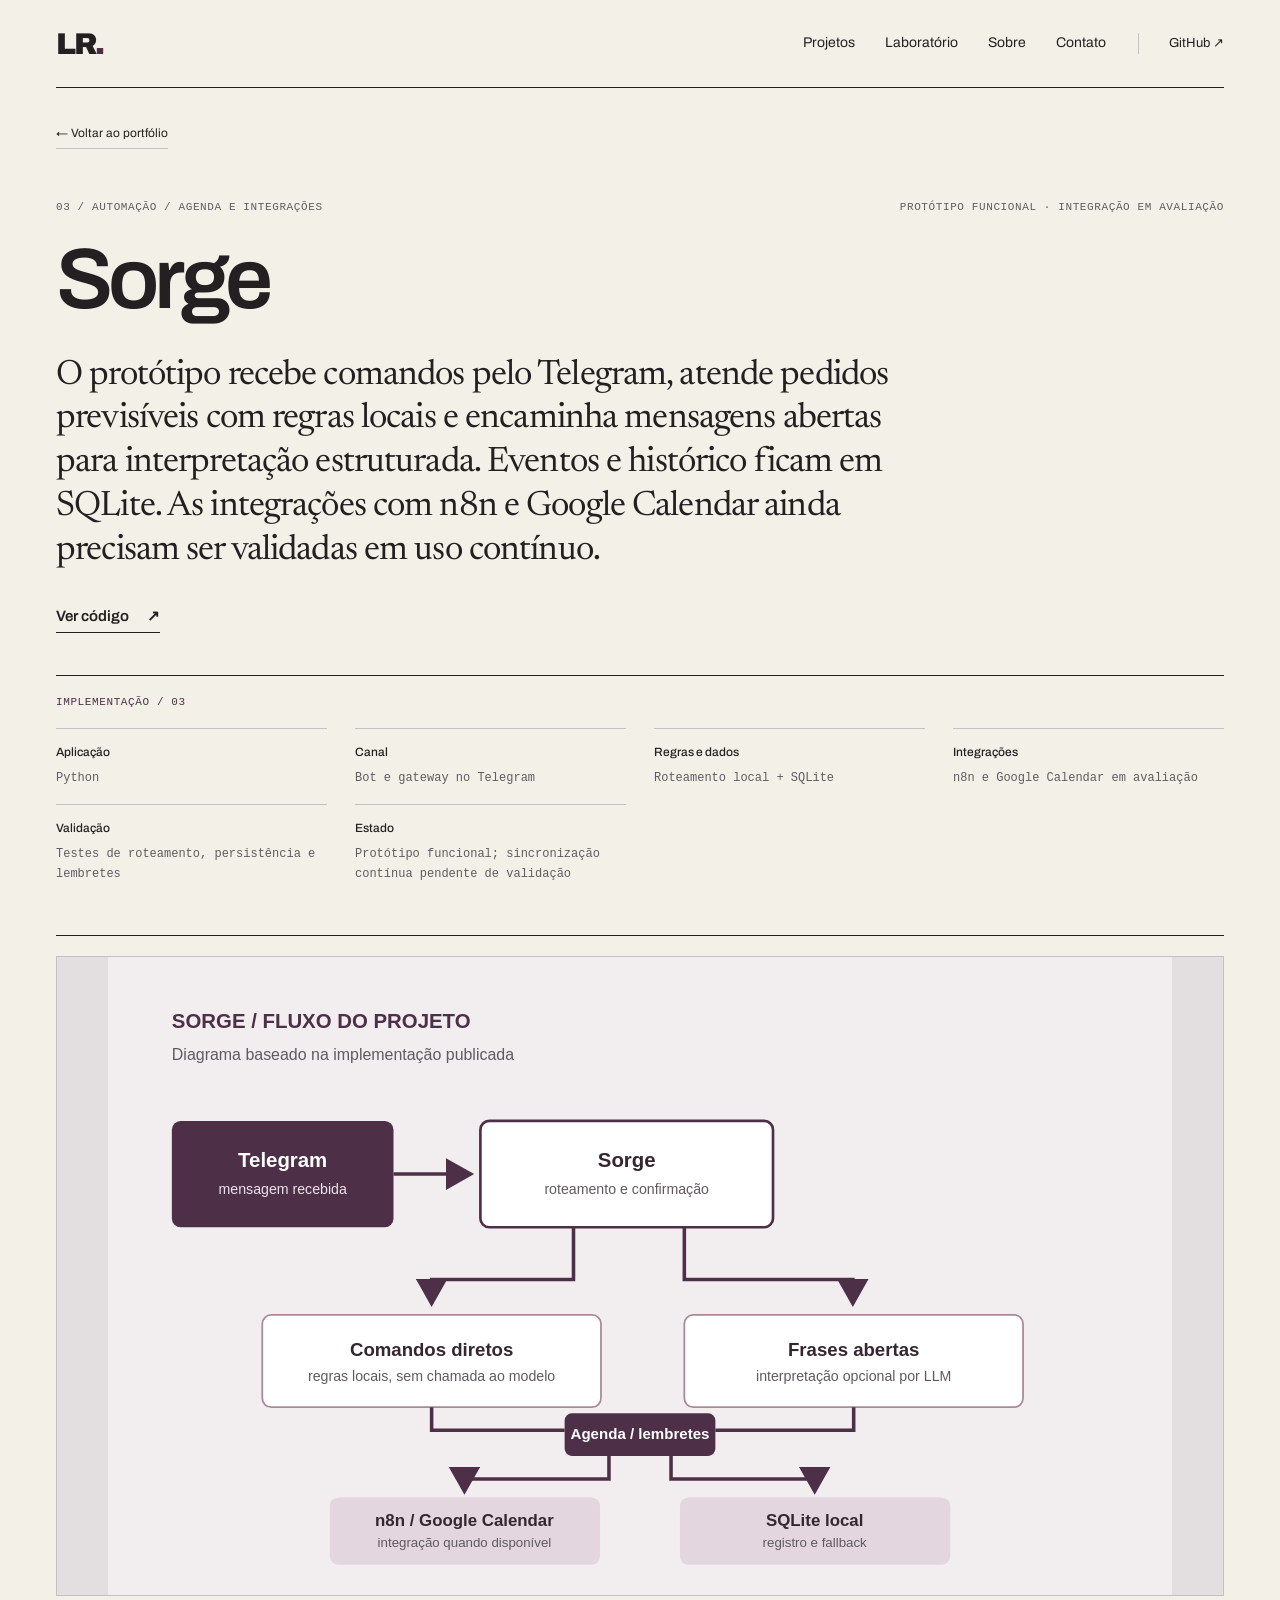
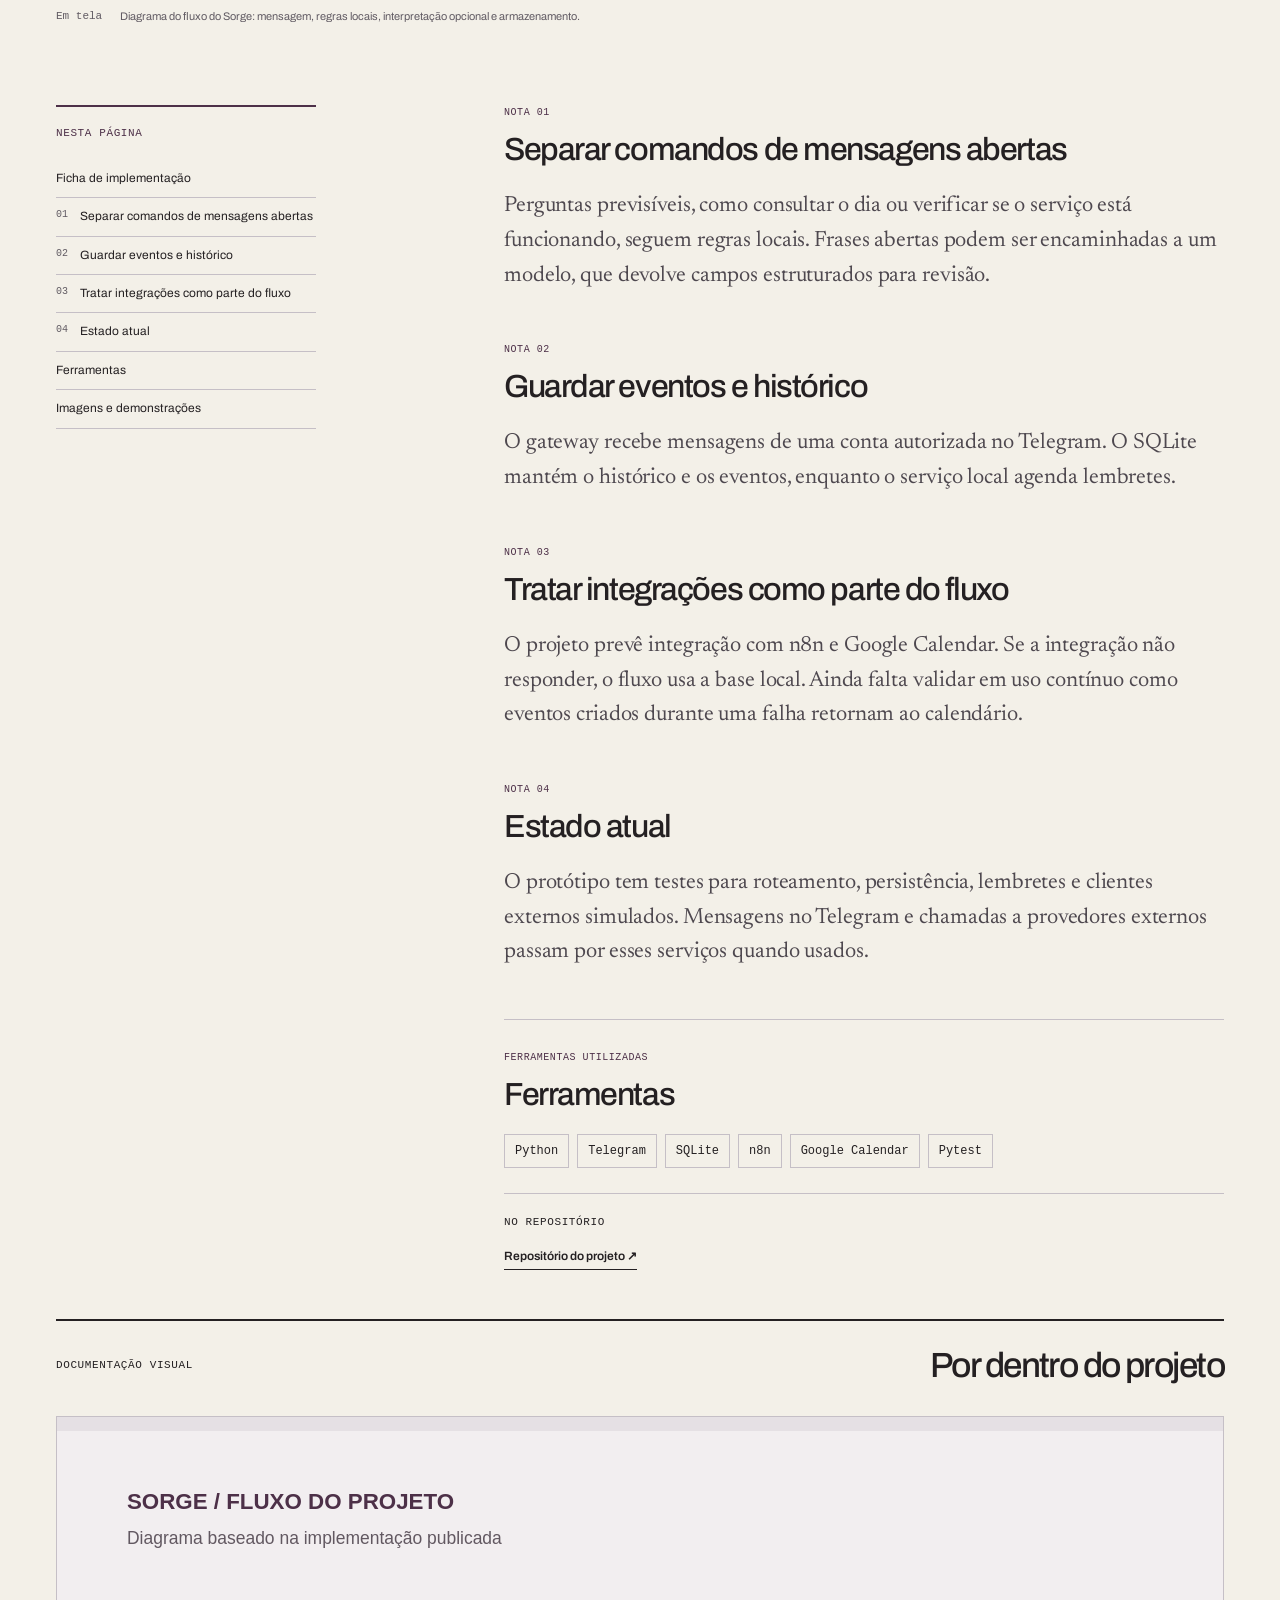
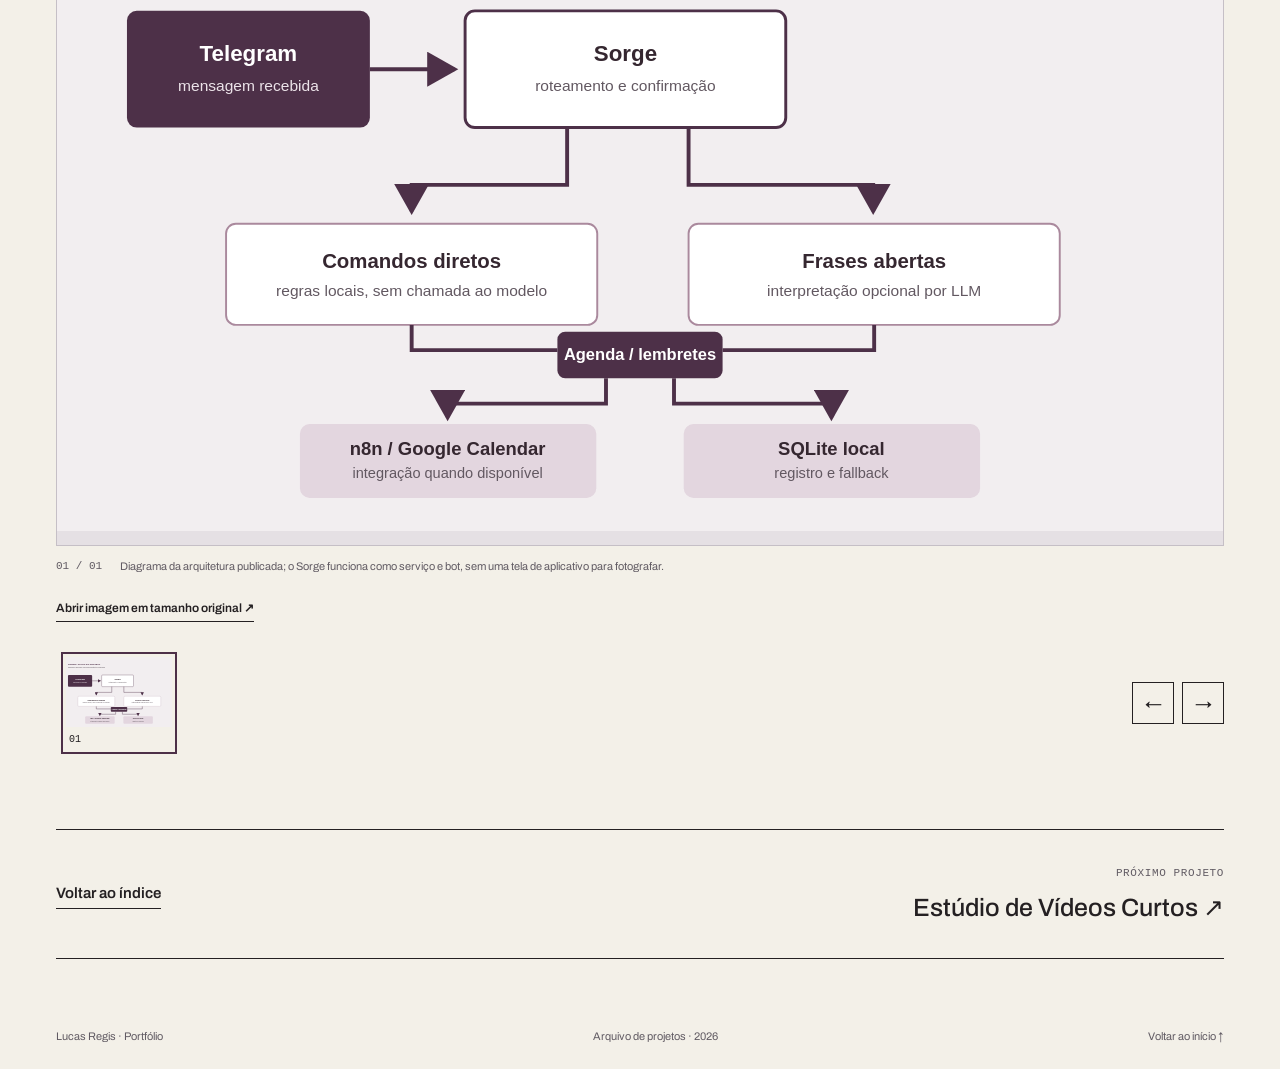
<file: projetos/sorge.html>
<!doctype html>
<html lang="pt-BR"><head>
<meta charset="utf-8"><meta name="viewport" content="width=device-width, initial-scale=1">
<meta name="theme-color" content="#4d3048"><meta name="description" content="O protótipo recebe comandos pelo Telegram, atende pedidos previsíveis com regras locais e encaminha mensagens abertas para interpretação estruturada. Eventos e histórico ficam em SQLite. As integrações com n8n e Google Calendar ainda precisam ser validadas em uso contínuo.">
<meta property="og:type" content="website"><meta property="og:title" content="Sorge — Lucas Regis"><meta property="og:description" content="O protótipo recebe comandos pelo Telegram, atende pedidos previsíveis com regras locais e encaminha mensagens abertas para interpretação estruturada. Eventos e histórico ficam em SQLite. As integrações com n8n e Google Calendar ainda precisam ser validadas em uso contínuo.">
<meta property="og:url" content="https://lucaaregis4r-ops.github.io/Lucasportifolio/projetos/sorge.html"><meta property="og:image" content="https://lucaaregis4r-ops.github.io/Lucasportifolio/assets/imagens/foto-lucas.jpg">
<link rel="canonical" href="https://lucaaregis4r-ops.github.io/Lucasportifolio/projetos/sorge.html"><title>Sorge — Lucas Regis</title>
<link rel="icon" href="../assets/favicon.svg" type="image/svg+xml">
<link rel="preconnect" href="https://fonts.googleapis.com"><link rel="preconnect" href="https://fonts.gstatic.com" crossorigin>
<link href="https://fonts.googleapis.com/css2?family=Archivo:wght@400;500;600;700;800;900&family=Newsreader:ital,wght@0,400;0,500;1,400;1,500&display=swap" rel="stylesheet">
<link rel="stylesheet" href="../style.css"><script src="../script.js" defer></script>
</head><body><a class="skip-link" href="#conteudo">Pular para o conteúdo</a><header class="site-header wrap"><a class="wordmark" href="../index.html#inicio" aria-label="Lucas Regis, início">LR<span aria-hidden="true">.</span></a>
    <nav aria-label="Navegação principal"><a href="../index.html#projetos">Projetos</a><a href="../index.html#laboratorio">Laboratório</a><a href="../index.html#sobre">Sobre</a><a href="../index.html#contato">Contato</a></nav>
    <a class="header-github" href="https://github.com/lucaaregis4r-ops">GitHub <span aria-hidden="true">↗</span></a></header>
<main id="conteudo" class="case-main wrap"><section class="case-opening" id="inicio"><a class="back-link" href="../index.html#projetos">← Voltar ao portfólio</a><div class="case-meta meta"><span>03 / Automação / agenda e integrações</span><span>Protótipo funcional · integração em avaliação</span></div><h1>Sorge</h1><p class="case-deck">O protótipo recebe comandos pelo Telegram, atende pedidos previsíveis com regras locais e encaminha mensagens abertas para interpretação estruturada. Eventos e histórico ficam em SQLite. As integrações com n8n e Google Calendar ainda precisam ser validadas em uso contínuo.</p><div class="project-links"><a class="text-link" href="https://github.com/lucaaregis4r-ops/Sorge">Ver código <span aria-hidden="true">↗</span></a></div></section>
<section class="implementation" id="implementacao" aria-labelledby="implementation-title"><h2 class="meta" id="implementation-title">Implementação / 03</h2><dl><div><dt>Aplicação</dt><dd>Python</dd></div><div><dt>Canal</dt><dd>Bot e gateway no Telegram</dd></div><div><dt>Regras e dados</dt><dd>Roteamento local + SQLite</dd></div><div><dt>Integrações</dt><dd>n8n e Google Calendar em avaliação</dd></div><div><dt>Validação</dt><dd>Testes de roteamento, persistência e lembretes</dd></div><div><dt>Estado</dt><dd>Protótipo funcional; sincronização contínua pendente de validação</dd></div></dl></section>
<figure class="case-cover"><img class="" src="../assets/imagens/sorge-fluxo.svg" alt="Diagrama do fluxo do Sorge: mensagem, regras locais, interpretação opcional e armazenamento." width="1200" height="720" loading="eager" decoding="async"><figcaption><span>Em tela</span>Diagrama do fluxo do Sorge: mensagem, regras locais, interpretação opcional e armazenamento.</figcaption></figure>
<div class="case-layout"><aside class="case-sidebar"><nav aria-label="Nesta página"><p class="meta">Nesta página</p><a href="#implementacao">Ficha de implementação</a><a href="#nota-1"><span>01</span>Separar comandos de mensagens abertas</a><a href="#nota-2"><span>02</span>Guardar eventos e histórico</a><a href="#nota-3"><span>03</span>Tratar integrações como parte do fluxo</a><a href="#nota-4"><span>04</span>Estado atual</a><a href="#ferramentas">Ferramentas</a><a href="#imagens">Imagens e demonstrações</a></nav></aside><div class="case-story"><section class="story-section" id="nota-1"><p class="meta">Nota 01</p><h2>Separar comandos de mensagens abertas</h2><p>Perguntas previsíveis, como consultar o dia ou verificar se o serviço está funcionando, seguem regras locais. Frases abertas podem ser encaminhadas a um modelo, que devolve campos estruturados para revisão.</p></section><section class="story-section" id="nota-2"><p class="meta">Nota 02</p><h2>Guardar eventos e histórico</h2><p>O gateway recebe mensagens de uma conta autorizada no Telegram. O SQLite mantém o histórico e os eventos, enquanto o serviço local agenda lembretes.</p></section><section class="story-section" id="nota-3"><p class="meta">Nota 03</p><h2>Tratar integrações como parte do fluxo</h2><p>O projeto prevê integração com n8n e Google Calendar. Se a integração não responder, o fluxo usa a base local. Ainda falta validar em uso contínuo como eventos criados durante uma falha retornam ao calendário.</p></section><section class="story-section" id="nota-4"><p class="meta">Nota 04</p><h2>Estado atual</h2><p>O protótipo tem testes para roteamento, persistência, lembretes e clientes externos simulados. Mensagens no Telegram e chamadas a provedores externos passam por esses serviços quando usados.</p></section><section class="story-section tools-section" id="ferramentas"><p class="meta">Ferramentas utilizadas</p><h2>Ferramentas</h2><ul class="tools-list"><li>Python</li><li>Telegram</li><li>SQLite</li><li>n8n</li><li>Google Calendar</li><li>Pytest</li></ul><div class="source-links"><p class="meta">No repositório</p><a class="text-link" href="https://github.com/lucaaregis4r-ops/Sorge">Repositório do projeto ↗</a></div></section></div></div>
<section class="case-gallery" id="imagens" aria-labelledby="gallery-title"><div class="subsection-heading"><p class="meta">Documentação visual</p><h2 id="gallery-title">Por dentro do projeto</h2></div><div class="gallery" data-gallery="[{&quot;src&quot;: &quot;./assets/imagens/sorge-fluxo.svg&quot;, &quot;alt&quot;: &quot;Diagrama do fluxo de mensagens, regras locais, modelo opcional e persistência do Sorge&quot;, &quot;legenda&quot;: &quot;Diagrama da arquitetura publicada; o Sorge funciona como serviço e bot, sem uma tela de aplicativo para fotografar.&quot;}]"><figure><div class="gallery-stage"><img class="gallery-image" src="../assets/imagens/sorge-fluxo.svg" alt="Diagrama do fluxo de mensagens, regras locais, modelo opcional e persistência do Sorge" width="1200" height="720" loading="lazy" decoding="async"></div><figcaption aria-live="polite"><span class="gallery-counter">01 / 01</span><span class="gallery-caption">Diagrama da arquitetura publicada; o Sorge funciona como serviço e bot, sem uma tela de aplicativo para fotografar.</span></figcaption></figure><div class="gallery-actions"><a class="text-link gallery-original" href="../assets/imagens/sorge-fluxo.svg" target="_blank" rel="noopener">Abrir imagem em tamanho original ↗</a><button class="motion-toggle" type="button" aria-pressed="false" hidden>Reproduzir demonstração</button></div><div class="gallery-controls" hidden><div class="gallery-thumbs" role="group" aria-label="Selecionar imagem"><button type="button" data-slide="0" aria-pressed="true" aria-label="1. Diagrama do fluxo de mensagens, regras locais, modelo opcional e persistência do Sorge"><img class="" src="../assets/imagens/sorge-fluxo.svg" alt="" width="1200" height="720" loading="lazy" decoding="async"><span>01</span></button></div><div class="gallery-arrows"><button type="button" data-direction="-1" aria-label="Imagem anterior">←</button><button type="button" data-direction="1" aria-label="Próxima imagem">→</button></div></div><noscript><ul><li><a href="../assets/imagens/sorge-fluxo.svg">Diagrama da arquitetura publicada; o Sorge funciona como serviço e bot, sem uma tela de aplicativo para fotografar.</a></li></ul></noscript></div></section><nav class="case-end" aria-label="Continuar explorando"><a class="text-link" href="../index.html#laboratorio">Voltar ao índice</a><a href="estudio-de-videos-curtos.html"><span class="meta">Próximo projeto</span><span>Estúdio de Vídeos Curtos ↗</span></a></nav></main><footer class="site-footer wrap"><span>Lucas Regis · Portfólio</span><span>Arquivo de projetos · 2026</span><a href="#inicio">Voltar ao início ↑</a></footer></body></html>
</file>
<file: style.css>
:root {
  --paper:#f3f0e8;
  --ink:#242022;
  --muted:#615b63;
  --purple:#4d3048;
  --purple-light:#e7dfe6;
  --line:#c5bfc6;
  --sans:'Archivo',sans-serif;
  --display:'Archivo',sans-serif;
  --serif:'Newsreader',Georgia,serif;
  --mono:ui-monospace,SFMono-Regular,Consolas,monospace
}
* {
  box-sizing:border-box
}
html {
  scroll-behavior:smooth;
  scroll-padding-top:30px
}
body {
  margin:0;
  background:var(--paper);
  color:var(--ink);
  font-family:var(--sans);
  font-size:17px;
  line-height:1.6;
  -webkit-font-smoothing:antialiased
}
::selection {
  background:var(--purple);
  color:var(--paper)
}
a {
  color:inherit;
  text-decoration:none
}
button {
  font:inherit;
  color:inherit;
  cursor:pointer
}
button,a {
  -webkit-tap-highlight-color:transparent
}
button:focus-visible,a:focus-visible,summary:focus-visible {
  outline:3px solid #87647f;
  outline-offset:5px
}
img {
  display:block;
  max-width:100%;
  height:auto
}
figure,p,h1,h2,h3,h4 {
  margin:0
}
h1,h2,h3,h4 {
  font-family:var(--display);
  line-height:1.06;
  letter-spacing:-.045em
}
p+p {
  margin-top:1.2em
}
[hidden] {
  display:none!important
}
.wrap {
  width:min(1320px,calc(100% - 112px));
  margin-inline:auto
}
.meta {
  font-family:var(--mono);
  font-size:11px;
  line-height:1.6;
  letter-spacing:.055em;
  text-transform:uppercase;
  font-weight:400
}
.text-link {
  font-weight:600;
  border-bottom:1px solid currentColor;
  padding:4px 0;
  display:inline-flex;
  gap:18px;
  align-items:center;
  font-size:15px;
  line-height:1.45
}
.text-link:hover {
  color:var(--purple)
}
.skip-link {
  position:fixed;
  left:15px;
  top:-100px;
  background:var(--purple);
  color:white;
  padding:10px 20px;
  z-index:20
}
.skip-link:focus {
  top:15px
}
.site-header {
  display:flex;
  align-items:center;
  min-height:88px;
  border-bottom:1px solid var(--ink);
  gap:32px
}
.wordmark {
  font:900 30px/1 var(--display);
  letter-spacing:-2px
}
.wordmark span {
  color:var(--purple)
}
.site-header nav {
  display:flex;
  gap:30px;
  margin-left:auto;
  font-size:14px
}
.site-header nav a {
  display: flex;
  align-items: center;
  min-height: 44px;
}
.site-header nav a:hover,.header-github:hover {
  color:var(--purple);
  text-decoration:underline;
  text-underline-offset:5px
}
.header-github {
  font-size:13px;
  border-left:1px solid var(--line);
  padding-left:30px
}
.opening {
  padding-top:30px;
  padding-bottom:112px
}
.opening-meta {
  display:flex;
  justify-content:space-between;
  gap:20px
}
.opening h1 {
  font-size:clamp(72px,12.4vw,180px);
  font-weight:800;
  letter-spacing:-.075em;
  line-height:1.12;
  margin:19px 0 32px;
  white-space:nowrap
}
.opening h1 span {
  color:var(--purple)
}
.opening-bottom {
  display:grid;
  grid-template-columns:minmax(0,1fr) 350px;
  gap:12%;
  border-top:1px solid var(--ink);
  padding-top:38px
}
.lead {
  font:400 clamp(28px,3.1vw,42px)/1.16 var(--serif);
  letter-spacing:-.028em
}
.opening-context {
  font-size:16px;
  color:var(--muted);
  max-width:480px;
  margin-top:26px
}
.opening-index {
  background:var(--purple);
  color:var(--paper);
  padding:24px 25px 20px;
  align-self:start
}
.opening-index>.meta {
  margin-bottom:22px;
  color:#e5d8e1
}
.opening-index a {
  display:grid;
  grid-template-columns:25px 1fr 14px;
  align-items:center;
  gap:10px;
  padding:13px 0;
  border-top:1px solid #9a8093;
  font-size:15px
}
.opening-index a:hover {
  color:#f3e8ef
}
.opening-index a span:first-child {
  font:11px var(--mono);
  color:#dfccd9
}
.opening-index>p:last-child {
  font-size:12px;
  line-height:1.5;
  color:#e5d8e1;
  margin-top:19px
}
.section-heading {
  display:grid;
  grid-template-columns:1fr 1fr;
  column-gap:12%;
  padding-top:25px;
  padding-bottom:52px;
  border-top:2px solid var(--ink)
}
.section-heading>.meta {
  grid-column:1/-1;
  margin-bottom:26px
}
.section-heading h2 {
  font-size:clamp(34px,4vw,53px);
  font-weight:600
}
.section-heading>p:last-child {
  font-size:16px;
  color:var(--muted);
  max-width:390px;
  align-self:end
}
.feature {
  padding:35px 0 62px;
  border-top:1px solid var(--ink)
}
.feature-heading {
  display:grid;
  grid-template-columns:104px 1fr auto;
  column-gap:28px;
  align-items:center;
  margin-bottom:32px
}
.project-number {
  font:500 83px/.95 var(--display);
  letter-spacing:-.08em;
  color:var(--purple)
}
.feature-heading .meta {
  margin-bottom:8px;
  color:var(--muted)
}
.feature h3 {
  font-size:35px;
  font-weight:600;
  letter-spacing:-.04em
}
.feature h3 a:hover {
  text-decoration:underline;
  text-decoration-thickness:1px;
  text-underline-offset:6px
}
.status {
  font-size:11px;
  line-height:1.5;
  max-width:170px;
  align-self:end;
  padding-bottom:5px;
  font-family:var(--mono);
  border-left:2px solid var(--purple);
  padding-left:12px
}
.feature-body {
  display:grid;
  grid-template-columns:.8fr 1.4fr;
  gap:7%;
  align-items:center
}
.feature-copy h4 {
  font:400 33px/1.14 var(--serif);
  letter-spacing:-.03em;
  margin-bottom:20px
}
.feature-copy>p {
  font-size:16px;
  color:var(--muted)
}
.feature-copy .text-link {
  margin-top:25px
}
.feature-copy .tool-note {
  font:11px/1.8 var(--mono);
  margin-top:28px;
  max-width:290px
}
.feature figure {
  min-width:0
}
.image-link {
  display:block;
  position:relative;
  border:1px solid var(--line);
  overflow:hidden;
  background:#e5e1db
}
.image-link img {
  width:100%;
  transition:filter .18s ease
}
.image-hint {
  position:absolute;
  bottom:0;
  right:0;
  background:var(--purple);
  color:white;
  font-size:12px;
  padding:8px 14px;
  opacity:0;
  transition:opacity .18s ease
}
.image-link:hover .image-hint,.image-link:focus-visible .image-hint {
  opacity:1
}
figcaption {
  display:flex;
  gap:18px;
  font-size:11px;
  line-height:1.6;
  color:var(--muted);
  padding-top:12px
}
figcaption>span:first-child {
  font-family:var(--mono);
  white-space:nowrap
}
.feature--01 {
  padding:36px 38px 32px;
  background:#252027;
  color:var(--paper);
  margin-bottom:50px;
  border:0
}
.feature--01 .feature-heading {
  grid-template-columns:104px 1fr auto
}
.feature--01 .project-number {
  color:#c8acc1
}
.feature--01 .feature-heading .meta,.feature--01 .feature-copy>p,.feature--01 figcaption {
  color:#c8c0cb
}
.feature--01 .status {
  border-color:#c8acc1
}
.feature--01 .feature-body {
  grid-template-columns:.75fr 1.35fr;
  gap:6%;
  align-items:center
}
.feature--01 .image-link {
  border-color:#685763
}
.feature--01 .text-link:hover {
  color:#ead7e4
}
.feature--02 .feature-body {
  grid-template-columns:1.3fr .85fr
}
.feature--02 .feature-copy {
  grid-column:2;
  grid-row:1
}
.feature--02 figure {
  grid-column:1;
  grid-row:1
}
.feature--03 {
  padding-bottom:80px
}
.feature--03 .feature-body {
  grid-template-columns:.65fr 1.35fr
}
.feature--03 .feature-copy h4 {
  font-size:36px
}
.feature--03 .image-link img {
  aspect-ratio:1.45;
  object-fit:cover;
  object-position:top
}
.evolution {
  background:var(--purple-light);
  border-top:1px solid var(--ink);
  border-bottom:1px solid var(--ink);
  padding:65px 0
}
.evolution-inner {
  display:grid;
  grid-template-columns:.75fr 1.4fr;
  gap:9%
}
.evolution h2 {
  font-size:43px;
  font-weight:600;
  margin:20px 0
}
.evolution-intro>p:not(.meta) {
  font-size:15px;
  color:#554751
}
.evolution-intro .text-link {
  margin-top:20px
}
.timeline {
  display:grid;
  grid-template-columns:1fr 1fr;
  gap:32px;
  margin:0;
  padding:0;
  list-style:none;
  counter-reset:stage
}
.timeline li {
  border-top:1px solid #998490;
  padding-top:20px;
  counter-increment:stage;
  position:relative
}
.timeline li::before {
  content:'0' counter(stage);
  position:absolute;
  right:0;
  top:16px;
  font:12px var(--mono);
  color:#70596a
}
.timeline .meta {
  font-size:10px;
  padding-right:24px
}
.timeline h3 {
  font-size:22px;
  font-weight:600;
  letter-spacing:-.035em;
  margin:19px 0 10px
}
.timeline p:not(.meta) {
  font-size:14px;
  line-height:1.55;
  color:#554751
}
.laboratory {
  padding-top:100px;
  padding-bottom:90px
}
.lab-toolbar {
  display:flex;
  align-items:center;
  justify-content:space-between;
  border-bottom:1px solid var(--ink);
  padding-bottom:17px;
  gap:15px
}
.lab-filters {
  display:flex;
  gap:7px
}
.lab-filters button {
  background:transparent;
  border:1px solid transparent;
  padding:6px 14px;
  font-size:13px
}
.lab-filters button[aria-pressed=true] {
  background:var(--ink);
  color:var(--paper)
}
.lab-filters button:hover {
  border-color:var(--ink)
}
.lab-row {
  display:grid;
  grid-template-columns:35px 180px 1fr 80px;
  gap:28px;
  align-items:center;
  padding:29px 0;
  border-bottom:1px solid var(--line)
}
.lab-number {
  font:12px var(--mono);
  color:var(--purple);
  align-self:start;
  padding-top:5px
}
.lab-image {
  border:1px solid var(--line);
  background:#e4ded9
}
.lab-image img {
  aspect-ratio:1.65;
  object-fit:cover;
  object-position:top
}
.lab-copy .meta {
  font-size:10px;
  color:var(--muted);
  margin-bottom:7px
}
.lab-copy h3 {
  font-size:24px;
  font-weight:600;
  letter-spacing:-.03em
}
.lab-copy h3 a:hover {
  color:var(--purple)
}
.lab-copy h3 span {
  font-size:19px;
  color:var(--purple)
}
.lab-copy>p:last-child {
  font-size:14px;
  color:var(--muted);
  margin-top:10px;
  max-width:650px
}
.lab-category {
  font:10px var(--mono);
  text-align:right;
  color:var(--muted)
}
.about {
  display:grid;
  grid-template-columns:.55fr 1fr;
  gap:13%;
  border-top:2px solid var(--ink);
  padding:32px 0 100px
}
.about-aside .meta {
  margin-bottom:36px
}
.portrait {
  width:160px;
  height:180px;
  object-fit:cover;
  filter:grayscale(1)
}
.portrait-caption {
  font-size:12px;
  line-height:1.6;
  margin-top:15px;
  color:var(--muted)
}
.about h2 {
  font-size:clamp(37px,4.2vw,56px);
  font-weight:600;
  margin-bottom:36px
}
.about-body>.lead {
  font-size:30px;
  margin-bottom:28px
}
.about-body>p:not(.lead) {
  color:var(--muted);
  font-size:16px
}
.practice {
  margin-top:42px;
  border-top:1px solid var(--ink);
  padding-top:22px
}
.practice h3 {
  font-size:18px;
  font-weight:600;
  letter-spacing:-.025em
}
.practice dl {
  margin:22px 0 0
}
.practice dl>div {
  display:grid;
  grid-template-columns:150px 1fr;
  gap:20px;
  margin-bottom:18px
}
.practice dt {
  font-size:13px;
  font-weight:600
}
.practice dd {
  font-size:13px;
  color:var(--muted);
  margin:0
}
.contact {
  background:var(--purple);
  color:var(--paper);
  padding:47px 0 55px
}
.contact h2 {
  font-size:clamp(42px,6.7vw,91px);
  font-weight:500;
  letter-spacing:-.06em;
  margin:30px 0 42px
}
.contact-bottom {
  display:flex;
  justify-content:space-between;
  align-items:start;
  border-top:1px solid #9a8093;
  padding-top:25px;
  gap:35px
}
.contact-bottom p {
  font-size:15px;
  color:#e5d8e1
}
.contact-bottom>div {
  display:flex;
  flex-direction:column;
  align-items:flex-start;
  gap:16px
}
.contact-email {
  font-size:clamp(16px,2vw,26px);
  line-height:1.4;
  letter-spacing:-.03em
}
.contact-email:hover {
  text-decoration:underline;
  text-underline-offset:7px
}
.contact .text-link {
  font-size:13px;
  color:#e5d8e1
}
.site-footer {
  display:flex;
  justify-content:space-between;
  gap:20px;
  padding-top:24px;
  padding-bottom:24px;
  font-size:11px;
  color:var(--muted)
}
.site-footer a:hover {
  color:var(--purple)
}
/* Páginas de projeto */
.case-opening {
  padding:30px 0 42px
}
.back-link {
  font-size:12px;
  border-bottom:1px solid var(--line);
  display:inline-block;
  padding-bottom:5px
}
.back-link:hover {
  color:var(--purple)
}
.case-meta {
  display:flex;
  justify-content:space-between;
  gap:30px;
  color:var(--muted);
  margin-top:50px
}
.case-opening h1 {
  font-size:clamp(45px,6.7vw,90px);
  font-weight:600;
  letter-spacing:-.06em;
  max-width:1060px;
  margin:18px 0 28px
}
.case-deck {
  font:400 clamp(23px,2.8vw,35px)/1.25 var(--serif);
  letter-spacing:-.025em;
  max-width:890px
}
.project-links {
  display:flex;
  flex-wrap:wrap;
  gap:18px 30px;
  margin-top:30px
}
.case-cover {
  border-top:1px solid var(--ink);
  padding-top:20px
}
.case-cover>img {
  width:100%;
  max-height:640px;
  object-fit:contain;
  background:#e3dedf;
  border:1px solid var(--line)
}
.case-layout {
  display:grid;
  grid-template-columns:260px minmax(0,720px);
  justify-content:space-between;
  gap:60px;
  margin-top:80px
}
.case-sidebar nav {
  position:sticky;
  top:32px;
  border-top:2px solid var(--purple);
  padding-top:18px
}
.case-sidebar .meta {
  margin-bottom:17px;
  color:var(--purple)
}
.case-sidebar a {
  display:flex;
  gap:12px;
  padding:10px 0;
  border-bottom:1px solid var(--line);
  font-size:12px;
  line-height:1.45
}
.case-sidebar a span {
  font-family:var(--mono);
  font-size:10px;
  color:var(--muted)
}
.case-sidebar a:hover {
  color:var(--purple)
}
.story-section {
  margin-bottom:49px;
  scroll-margin-top:32px
}
.story-section>.meta {
  color:var(--purple);
  margin-bottom:12px;
  font-size:10px
}
.story-section h2 {
  font-size:32px;
  font-weight:500;
  margin-bottom:22px
}
.story-section>p:not(.meta) {
  font-size:17px;
  color:#4e484f;
  line-height:1.85
}
.learning-list {
  padding-left:20px;
  color:#4e484f;
  line-height:1.8
}
.learning-list li+li {
  margin-top:15px
}
.tools-section {
  border-top:1px solid var(--line);
  padding-top:30px
}
.tools-list {
  display:flex;
  flex-wrap:wrap;
  list-style:none;
  gap:8px;
  margin:0;
  padding:0
}
.tools-list li {
  font:12px/1.5 var(--mono);
  padding:7px 10px;
  border:1px solid var(--line)
}
.related-note {
  border-left:3px solid var(--purple);
  padding:6px 0 6px 24px;
  margin-bottom:40px;
  font-size:15px
}
.related-note .meta {
  color:var(--purple);
  margin-bottom:12px
}
.related-note .text-link {
  margin-top:15px
}
.case-gallery {
  border-top:2px solid var(--ink);
  padding:26px 0 70px
}
.subsection-heading {
  display:flex;
  justify-content:space-between;
  gap:30px;
  align-items:center;
  margin-bottom:32px
}
.subsection-heading h2 {
  font-size:35px;
  font-weight:500
}
.gallery-stage {
  background:#e5e0e4;
  border:1px solid var(--line);
  display:flex;
  align-items:center;
  justify-content:center;
  aspect-ratio:16/10
}
.gallery-stage img {
  width:100%;
  height:100%;
  max-height:720px;
  object-fit:contain
}
.gallery-actions {
  display:flex;
  justify-content:space-between;
  gap:25px;
  align-items:center;
  margin:20px 0
}
.gallery-actions .text-link {
  font-size:12px
}
.motion-toggle {
  background:var(--purple);
  color:white;
  border:1px solid var(--purple);
  font-size:13px;
  padding:10px 16px
}
.motion-toggle:hover {
  background:#372233
}
.gallery-controls {
  display:flex;
  align-items:center;
  justify-content:space-between;
  gap:20px;
  margin-top:25px
}
.gallery-thumbs {
  display:flex;
  gap:12px;
  overflow-x:auto;
  padding:5px;
  min-width:0
}
.gallery-thumbs button {
  flex:0 0 116px;
  background:transparent;
  border:1px solid var(--line);
  padding:4px;
  position:relative
}
.gallery-thumbs button[aria-pressed=true] {
  border:2px solid var(--purple);
  padding:3px
}
.gallery-thumbs img {
  width:100%;
  height:70px;
  object-fit:cover;
  object-position:top
}
.gallery-thumbs span {
  display:block;
  text-align:left;
  font:10px/1.5 var(--mono);
  padding:5px 3px 2px
}
.gallery-arrows {
  display:flex;
  gap:8px
}
.gallery-arrows button {
  border:1px solid var(--ink);
  background:transparent;
  min-width:42px;
  height:42px
}
.gallery-arrows button:hover {
  background:var(--purple);
  color:var(--paper)
}
.case-end {
  display:flex;
  justify-content:space-between;
  gap:40px;
  align-items:center;
  border-top:1px solid var(--ink);
  border-bottom:1px solid var(--ink);
  padding:35px 0;
  margin-bottom:45px
}
.case-end>a:last-child {
  display:flex;
  flex-direction:column;
  text-align:right;
  gap:10px;
  font:500 25px/1.2 var(--display);
  max-width:550px
}
.case-end .meta {
  color:var(--muted)
}
.case-end>a:hover {
  color:var(--purple)
}
@media(min-width:1600px) {
  .opening h1 {
    font-size:184px
  }
  .opening-bottom {
    gap:17%
  }
}
@media(max-width:1100px) {
  .wrap {
    width:calc(100% - 64px)
  }
  .opening-bottom {
    gap:7%;
    grid-template-columns:1fr 310px
  }
  .feature-heading,.feature--01 .feature-heading {
    grid-template-columns:77px 1fr;
    gap:20px
  }
  .project-number {
    font-size:68px
  }
  .status {
    grid-column:2;
    max-width:none;
    margin-top:0
  }
  .feature h3 {
    font-size:30px
  }
  .feature--01 {
    padding:30px
  }
  .feature-copy h4,.feature--03 .feature-copy h4 {
    font-size:29px
  }
  .feature-body,.feature--01 .feature-body {
    gap:5%;
    grid-template-columns:.85fr 1.15fr
  }
  .lab-row {
    grid-template-columns:24px 145px 1fr;
    gap:20px
  }
  .lab-category {
    display:none
  }
  .case-layout {
    grid-template-columns:205px minmax(0,1fr);
    gap:50px
  }
  .timeline {
    gap:25px
  }
  .evolution-inner {
    gap:6%;
    grid-template-columns:.75fr 1.2fr
  }
  .section-heading {
    gap:25px
  }
  .about {
    gap:10%;
    grid-template-columns:.45fr 1fr
  }
  .practice dl>div {
    grid-template-columns:135px 1fr
  }
}
@media(max-width:760px) {
  html {
    scroll-padding-top:20px
  }
  .wrap {
    width:calc(100% - 40px)
  }
  .site-header {
    min-height:72px;
    gap:18px
  }
  .site-header nav {
    gap:18px;
    font-size:12px
  }
  .header-github {
    display:none
  }
  .wordmark {
    font-size:27px
  }
  .opening {
    padding-top:23px;
    padding-bottom:65px
  }
  .opening-meta {
    font-size:9px;
    gap:10px
  }
  .opening-meta span:first-child {
    max-width:220px
  }
  .opening-meta span:last-child {
    white-space:nowrap
  }
  .opening h1 {
    font-size:14vw;
    line-height:1.2;
    letter-spacing:-.075em;
    margin:20px 0 23px
  }
  .opening-bottom {
    grid-template-columns:1fr;
    gap:30px;
    padding-top:25px
  }
  .lead {
    font-size:34px
  }
  .opening-context {
    font-size:15px;
    margin-top:20px;
    max-width:100%
  }
  .opening-index {
    padding:22px;
    width:100%
  }
  .opening-index a {
    font-size:15px;
    padding:11px 0
  }
  .opening-index>p:last-child br {
    display:none
  }
  .opening-index>.meta {
    margin-bottom:16px
  }
  .section-heading {
    grid-template-columns:1fr;
    padding-top:20px;
    padding-bottom:30px;
    gap:20px
  }
  .section-heading>.meta {
    margin:0
  }
  .section-heading h2 {
    font-size:37px
  }
  .section-heading>p:last-child {
    font-size:15px;
    max-width:100%
  }
  .feature {
    padding:25px 0 35px
  }
  .feature-heading,.feature--01 .feature-heading {
    grid-template-columns:58px 1fr;
    gap:10px 18px;
    margin-bottom:23px
  }
  .project-number {
    font-size:57px;
    align-self:start
  }
  .feature-heading .meta {
    font-size:9px;
    margin-bottom:9px
  }
  .feature h3 {
    font-size:29px
  }
  .status {
    font-size:10px;
    grid-column:2;
    padding-bottom:0
  }
  .feature-body,.feature--01 .feature-body,.feature--02 .feature-body,.feature--03 .feature-body {
    display:flex;
    flex-direction:column;
    gap:26px;
    align-items:stretch
  }
  .feature-copy h4,.feature--03 .feature-copy h4 {
    font-size:31px;
    max-width:440px;
    margin-bottom:14px
  }
  .feature-copy>p {
    font-size:15px
  }
  .feature-copy .text-link {
    margin-top:18px
  }
  .feature-copy .tool-note {
    margin-top:17px;
    font-size:10px;
    max-width:none
  }
  .feature--01 {
    padding:25px 20px;
    margin-left:-20px;
    margin-right:-20px;
    margin-bottom:15px
  }
  .feature--01 .feature-heading {
    column-gap:18px
  }
  .feature--02 .feature-copy {
    order:0
  }
  .feature--02 figure {
    order:1
  }
  .feature--03 {
    padding-bottom:45px
  }
  figcaption {
    font-size:10px;
    gap:12px
  }
  .image-hint {
    display:none
  }
  .evolution {
    padding:38px 0
  }
  .evolution-inner {
    grid-template-columns:1fr;
    gap:35px
  }
  .evolution h2 {
    font-size:36px
  }
  .evolution h2 br {
    display:none
  }
  .timeline {
    gap:28px 24px
  }
  .timeline h3 {
    font-size:22px
  }
  .timeline .meta {
    font-size:9px
  }
  .timeline li::before {
    display:none
  }
  .timeline p:not(.meta) {
    font-size:13px
  }
  .laboratory {
    padding-top:60px;
    padding-bottom:60px
  }
  .lab-toolbar {
    align-items:start;
    gap:10px
  }
  .lab-filters {
    gap:1px;
    flex-wrap:wrap
  }
  .lab-filters button {
    font-size:11px;
    padding:7px 9px
  }
  .lab-toolbar>.meta {
    font-size:9px;
    white-space:nowrap;
    padding-top:7px
  }
  .lab-row {
    grid-template-columns:23px 1fr 93px;
    column-gap:12px;
    row-gap:12px;
    padding:24px 0;
    align-items:start
  }
  .lab-image {
    grid-column:3;
    grid-row:1;
    margin-top:2px
  }
  .lab-copy {
    grid-column:2;
    grid-row:1
  }
  .lab-copy h3 {
    font-size:22px;
    line-height:1.15;
    letter-spacing:-.04em
  }
  .lab-copy .meta {
    font-size:9px
  }
  .lab-copy>p:last-child {
    font-size:13px;
    line-height:1.55
  }
  .lab-copy h3 span {
    font-size:16px
  }
  .lab-image img {
    aspect-ratio:1.25
  }
  .lab-number {
    font-size:10px
  }
  .about {
    grid-template-columns:1fr;
    gap:35px;
    padding:25px 0 60px
  }
  .about-aside {
    display:grid;
    grid-template-columns:80px 1fr;
    column-gap:18px;
    align-items:center
  }
  .about-aside .meta {
    grid-column:1/-1;
    margin-bottom:22px
  }
  .portrait {
    width:80px;
    height:90px
  }
  .portrait-caption {
    margin-top:0;
    font-size:12px
  }
  .about h2 {
    font-size:40px;
    margin-bottom:28px
  }
  .about-body>.lead {
    font-size:28px
  }
  .about-body>p:not(.lead) {
    font-size:15px
  }
  .practice dl>div {
    grid-template-columns:1fr;
    gap:5px;
    margin-bottom:22px
  }
  .contact {
    padding:35px 0 40px
  }
  .contact h2 {
    font-size:47px;
    max-width:330px;
    line-height:1.03;
    margin:25px 0 30px
  }
  .contact-bottom {
    flex-direction:column;
    gap:24px;
    padding-top:20px
  }
  .contact-bottom p {
    font-size:14px
  }
  .contact-email {
    font-size:21px
  }
  .site-footer {
    flex-wrap:wrap;
    gap:12px;
    font-size:10px
  }
  .site-footer>span:nth-child(2) {
    order:3;
    width:100%
  }
  .site-footer>a {
    margin-left:auto
  }
  .case-opening {
    padding-top:24px
  }
  .case-meta {
    font-size:10px;
    margin-top:32px;
    flex-direction:column;
    gap:12px
  }
  .case-opening h1 {
    font-size:47px;
    overflow-wrap:anywhere;
    line-height:1.04;
    margin-top:20px
  }
  .case-deck {
    font-size:26px
  }
  .project-links {
    gap:15px 25px;
    margin-top:23px
  }
  .project-links .text-link {
    font-size:13px
  }
  .case-cover {
    padding-top:14px
  }
  .case-cover>img {
    max-height:440px
  }
  .case-layout {
    display:block;
    margin-top:40px
  }
  .case-sidebar {
    margin-bottom:40px
  }
  .case-sidebar nav {
    position:static;
    display:grid;
    grid-template-columns:1fr 1fr;
    column-gap:20px;
    padding-top:14px
  }
  .case-sidebar .meta {
    grid-column:1/-1;
    margin-bottom:5px
  }
  .case-sidebar a {
    font-size:11px
  }
  .story-section {
    margin-bottom:37px
  }
  .story-section h2 {
    font-size:29px;
    margin-bottom:18px
  }
  .story-section>p:not(.meta) {
    font-size:16px;
    line-height:1.8
  }
  .story-section>.meta {
    font-size:9px
  }
  .subsection-heading {
    flex-direction:column;
    align-items:start;
    gap:14px;
    margin-bottom:24px
  }
  .subsection-heading h2 {
    font-size:30px
  }
  .gallery-stage {
    aspect-ratio:4/3
  }
  .gallery-controls {
    display:block;
    margin-top:18px
  }
  .gallery-thumbs {
    gap:8px
  }
  .gallery-thumbs button {
    flex-basis:93px
  }
  .gallery-thumbs img {
    height:57px
  }
  .gallery-arrows {
    justify-content:flex-end;
    margin-top:15px
  }
  .gallery-actions {
    align-items:start;
    flex-direction:column;
    gap:15px
  }
  .case-gallery {
    padding-bottom:40px
  }
  .case-end {
    align-items:start;
    flex-direction:column;
    gap:27px;
    padding:27px 0;
    margin-bottom:20px
  }
  .case-end>a:last-child {
    text-align:left;
    font-size:24px
  }
  .tools-list li {
    font-size:11px
  }
}
@media(max-width:380px) {
  .wrap {
    width:calc(100% - 32px)
  }
  .site-header nav {
    gap:12px;
    font-size:11px
  }
  .opening-meta {
    font-size:8px
  }
  .opening-meta span:first-child {
    max-width:180px
  }
  .lead {
    font-size:30px
  }
  .feature--01 {
    margin-left:-16px;
    margin-right:-16px;
    padding-inline:16px
  }
  .lab-row {
    grid-template-columns:20px 1fr;
    gap:10px
  }
  .lab-image {
    display:none
  }
  .contact-email {
    font-size:19px
  }
  .case-opening h1 {
    font-size:40px
  }
}
@media(prefers-reduced-motion:reduce) {
  html {
    scroll-behavior:auto
  }
  *,*::before,*::after {
    animation:none!important;
    transition:none!important
  }
}

/* Refinamento editorial: leitura contínua e ficha de implementação. */
.opening-statement .lead {
  font-size: clamp(29px, 2.65vw, 37px);
  line-height: 1.23;
}
.opening-context {
  font: 400 22px/1.45 var(--serif);
  letter-spacing: -.01em;
  max-width: 610px;
}
.story-section > p:not(.meta), .learning-list {
  font-family: var(--serif);
  font-size: 22px;
  line-height: 1.58;
  letter-spacing: -.005em;
}
.about-body > p:not(.lead) {
  font: 400 22px/1.5 var(--serif);
}
.implementation {
  border-top: 1px solid var(--ink);
  margin-bottom: 35px;
  padding-top: 18px;
}
.implementation h2 { color: var(--purple); letter-spacing: .055em; }
.implementation dl {
  display: grid;
  grid-template-columns: repeat(4, minmax(0, 1fr));
  gap: 0 28px;
  margin: 16px 0 0;
}
.implementation dl > div {
  padding: 15px 0;
  border-top: 1px solid var(--line);
}
.implementation dt {
  font: 500 12px/1.45 var(--display);
  margin-bottom: 7px;
}
.implementation dd {
  font: 12px/1.7 var(--mono);
  margin: 0;
  color: var(--muted);
  overflow-wrap: anywhere;
}
.source-links {
  border-top: 1px solid var(--line);
  margin-top: 25px;
  padding-top: 20px;
  display: flex;
  flex-wrap: wrap;
  gap: 12px 24px;
}
.source-links .meta { width: 100%; }
.source-links .text-link { font-size: 12px; }
@media(max-width: 760px) {
  .opening-statement .lead { font-size: 29px; }
  .opening-context { font-size: 21px; }
  .story-section > p:not(.meta), .learning-list { font-size: 21px; line-height: 1.55; }
  .about-body > p:not(.lead) { font-size: 21px; }
  .implementation dl { grid-template-columns: repeat(2, minmax(0, 1fr)); gap: 0 20px; }
  .implementation dd { font-size: 11px; }
}
@media(max-width: 380px) {
  .opening-statement .lead { font-size: 27px; }
  .implementation dl { grid-template-columns: 1fr; }
}

/* A saudação acompanha o nome sem perder a hierarquia da abertura. */
.opening h1 .greeting { display:block; color:var(--ink); font-size:clamp(24px,3.4vw,46px); font-weight:500; letter-spacing:-.035em; line-height:1.2; margin-bottom:12px; white-space:normal; }

/* Imagens e leitura do laboratório */
.lab-row { grid-template-columns: 35px minmax(180px, 240px) minmax(0, 1fr) 80px; }
.lab-image img { display:block; width:100%; height:auto; aspect-ratio:1.65; object-fit:cover; object-position:top; }
.lab-row--atlas { background:#e9e2e8; margin-inline:-16px; padding-inline:16px; }
.lab-row--atlas .lab-copy .meta { color:#4d3048; font-weight:600; }
.lab-row--atlas .lab-image { border-color:#b7a7b4; }
.lab-filters button:focus-visible, a:focus-visible { outline:3px solid #80516f; outline-offset:3px; }
@media(max-width:760px) { .lab-row { grid-template-columns:23px minmax(0,1fr) 115px; } .lab-row--atlas { margin-inline:0; padding-inline:0; background:transparent; } }
@media(max-width:380px) { .lab-row { grid-template-columns:20px minmax(0,1fr) 90px; } .lab-image { display:block; } .lab-copy h3 { font-size:19px; } }
</file>
